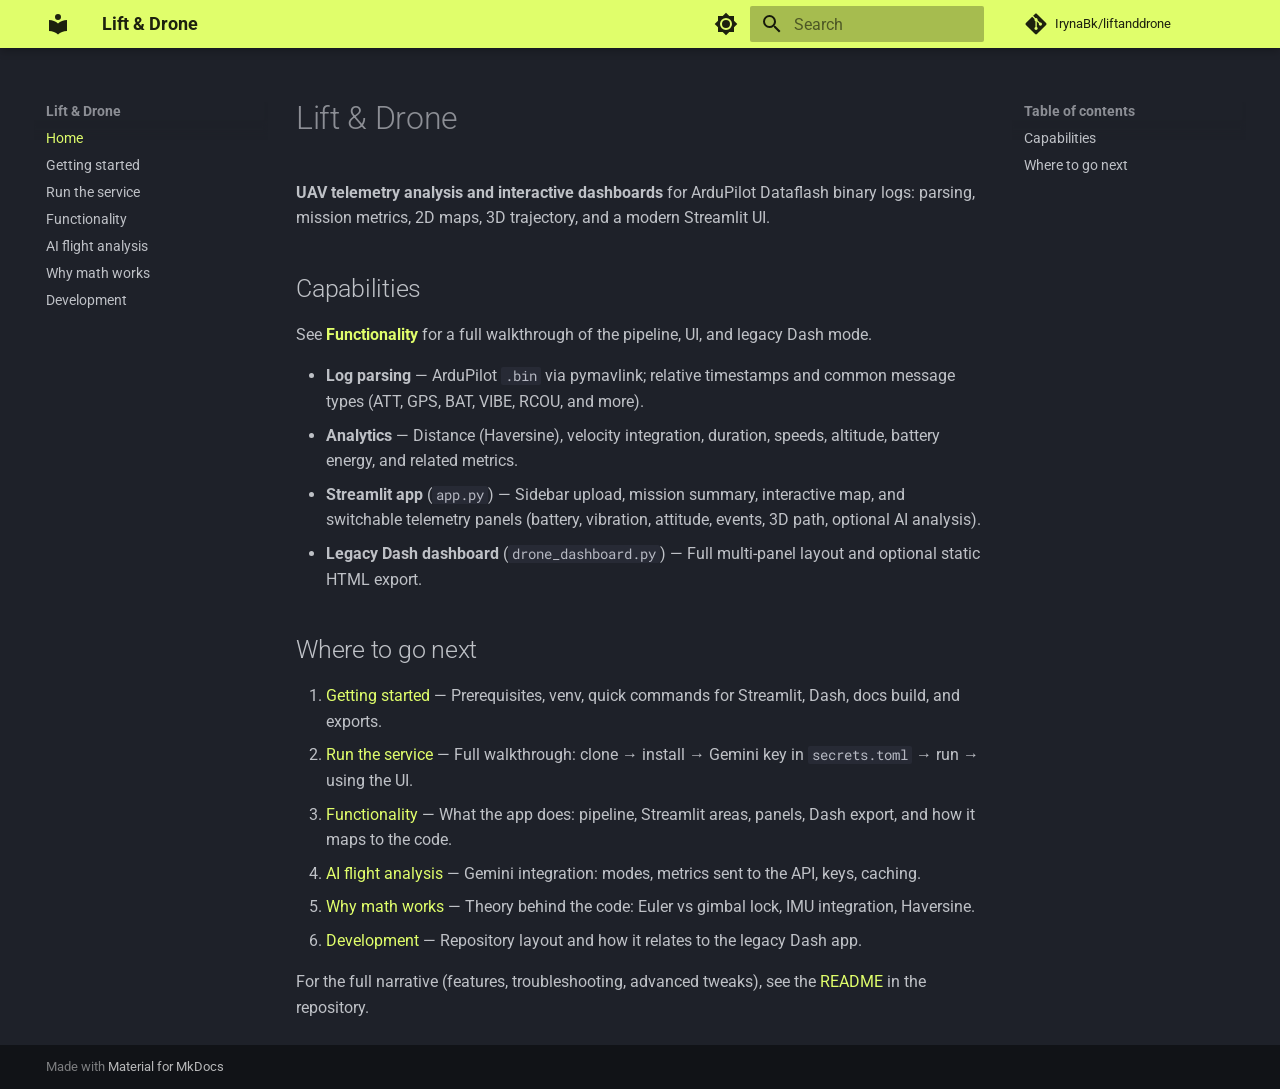
<file: index.html>
<!doctype html>
<html lang="en" class="no-js">
  <head>
    
      <meta charset="utf-8">
      <meta name="viewport" content="width=device-width,initial-scale=1">
      
        <meta name="description" content="UAV telemetry analysis and interactive dashboards for ArduPilot Dataflash logs">
      
      
        <meta name="author" content="Lift & Drone contributors">
      
      
      
      
        <link rel="next" href="getting-started/">
      
      
        
      
      
      <link rel="icon" href="assets/images/favicon.png">
      <meta name="generator" content="mkdocs-1.6.1, mkdocs-material-9.7.6">
    
    
      
        <title>Lift & Drone</title>
      
    
    
      <link rel="stylesheet" href="assets/stylesheets/main.484c7ddc.min.css">
      
        
        <link rel="stylesheet" href="assets/stylesheets/palette.ab4e12ef.min.css">
      
      


    
    
      
    
    
      
        
        
        <link rel="preconnect" href="https://fonts.gstatic.com" crossorigin>
        <link rel="stylesheet" href="https://fonts.googleapis.com/css?family=Roboto:300,300i,400,400i,700,700i%7CRoboto+Mono:400,400i,700,700i&display=fallback">
        <style>:root{--md-text-font:"Roboto";--md-code-font:"Roboto Mono"}</style>
      
    
    
      <link rel="stylesheet" href="stylesheets/extra.css">
    
    <script>__md_scope=new URL(".",location),__md_hash=e=>[...e].reduce(((e,_)=>(e<<5)-e+_.charCodeAt(0)),0),__md_get=(e,_=localStorage,t=__md_scope)=>JSON.parse(_.getItem(t.pathname+"."+e)),__md_set=(e,_,t=localStorage,a=__md_scope)=>{try{t.setItem(a.pathname+"."+e,JSON.stringify(_))}catch(e){}}</script>
    
      

    
    
  </head>
  
  
    
    
      
    
    
    
    
    <body dir="ltr" data-md-color-scheme="slate" data-md-color-primary="custom" data-md-color-accent="custom">
  
    
    <input class="md-toggle" data-md-toggle="drawer" type="checkbox" id="__drawer" autocomplete="off">
    <input class="md-toggle" data-md-toggle="search" type="checkbox" id="__search" autocomplete="off">
    <label class="md-overlay" for="__drawer"></label>
    <div data-md-component="skip">
      
        
        <a href="#lift-drone" class="md-skip">
          Skip to content
        </a>
      
    </div>
    <div data-md-component="announce">
      
    </div>
    
    
      

  

<header class="md-header md-header--shadow" data-md-component="header">
  <nav class="md-header__inner md-grid" aria-label="Header">
    <a href="." title="Lift &amp; Drone" class="md-header__button md-logo" aria-label="Lift & Drone" data-md-component="logo">
      
  
  <svg xmlns="http://www.w3.org/2000/svg" viewBox="0 0 24 24"><path d="M12 8a3 3 0 0 0 3-3 3 3 0 0 0-3-3 3 3 0 0 0-3 3 3 3 0 0 0 3 3m0 3.54C9.64 9.35 6.5 8 3 8v11c3.5 0 6.64 1.35 9 3.54 2.36-2.19 5.5-3.54 9-3.54V8c-3.5 0-6.64 1.35-9 3.54"/></svg>

    </a>
    <label class="md-header__button md-icon" for="__drawer">
      
      <svg xmlns="http://www.w3.org/2000/svg" viewBox="0 0 24 24"><path d="M3 6h18v2H3zm0 5h18v2H3zm0 5h18v2H3z"/></svg>
    </label>
    <div class="md-header__title" data-md-component="header-title">
      <div class="md-header__ellipsis">
        <div class="md-header__topic">
          <span class="md-ellipsis">
            Lift & Drone
          </span>
        </div>
        <div class="md-header__topic" data-md-component="header-topic">
          <span class="md-ellipsis">
            
              Home
            
          </span>
        </div>
      </div>
    </div>
    
      
        <form class="md-header__option" data-md-component="palette">
  
    
    
    
    <input class="md-option" data-md-color-media="" data-md-color-scheme="slate" data-md-color-primary="custom" data-md-color-accent="custom"  aria-label="Switch to light mode"  type="radio" name="__palette" id="__palette_0">
    
      <label class="md-header__button md-icon" title="Switch to light mode" for="__palette_1" hidden>
        <svg xmlns="http://www.w3.org/2000/svg" viewBox="0 0 24 24"><path d="M12 8a4 4 0 0 0-4 4 4 4 0 0 0 4 4 4 4 0 0 0 4-4 4 4 0 0 0-4-4m0 10a6 6 0 0 1-6-6 6 6 0 0 1 6-6 6 6 0 0 1 6 6 6 6 0 0 1-6 6m8-9.31V4h-4.69L12 .69 8.69 4H4v4.69L.69 12 4 15.31V20h4.69L12 23.31 15.31 20H20v-4.69L23.31 12z"/></svg>
      </label>
    
  
    
    
    
    <input class="md-option" data-md-color-media="" data-md-color-scheme="default" data-md-color-primary="custom" data-md-color-accent="custom"  aria-label="Switch to dark mode"  type="radio" name="__palette" id="__palette_1">
    
      <label class="md-header__button md-icon" title="Switch to dark mode" for="__palette_0" hidden>
        <svg xmlns="http://www.w3.org/2000/svg" viewBox="0 0 24 24"><path d="M12 18c-.89 0-1.74-.2-2.5-.55C11.56 16.5 13 14.42 13 12s-1.44-4.5-3.5-5.45C10.26 6.2 11.11 6 12 6a6 6 0 0 1 6 6 6 6 0 0 1-6 6m8-9.31V4h-4.69L12 .69 8.69 4H4v4.69L.69 12 4 15.31V20h4.69L12 23.31 15.31 20H20v-4.69L23.31 12z"/></svg>
      </label>
    
  
</form>
      
    
    
      <script>var palette=__md_get("__palette");if(palette&&palette.color){if("(prefers-color-scheme)"===palette.color.media){var media=matchMedia("(prefers-color-scheme: light)"),input=document.querySelector(media.matches?"[data-md-color-media='(prefers-color-scheme: light)']":"[data-md-color-media='(prefers-color-scheme: dark)']");palette.color.media=input.getAttribute("data-md-color-media"),palette.color.scheme=input.getAttribute("data-md-color-scheme"),palette.color.primary=input.getAttribute("data-md-color-primary"),palette.color.accent=input.getAttribute("data-md-color-accent")}for(var[key,value]of Object.entries(palette.color))document.body.setAttribute("data-md-color-"+key,value)}</script>
    
    
    
      
      
        <label class="md-header__button md-icon" for="__search">
          
          <svg xmlns="http://www.w3.org/2000/svg" viewBox="0 0 24 24"><path d="M9.5 3A6.5 6.5 0 0 1 16 9.5c0 1.61-.59 3.09-1.56 4.23l.27.27h.79l5 5-1.5 1.5-5-5v-.79l-.27-.27A6.52 6.52 0 0 1 9.5 16 6.5 6.5 0 0 1 3 9.5 6.5 6.5 0 0 1 9.5 3m0 2C7 5 5 7 5 9.5S7 14 9.5 14 14 12 14 9.5 12 5 9.5 5"/></svg>
        </label>
        <div class="md-search" data-md-component="search" role="dialog">
  <label class="md-search__overlay" for="__search"></label>
  <div class="md-search__inner" role="search">
    <form class="md-search__form" name="search">
      <input type="text" class="md-search__input" name="query" aria-label="Search" placeholder="Search" autocapitalize="off" autocorrect="off" autocomplete="off" spellcheck="false" data-md-component="search-query" required>
      <label class="md-search__icon md-icon" for="__search">
        
        <svg xmlns="http://www.w3.org/2000/svg" viewBox="0 0 24 24"><path d="M9.5 3A6.5 6.5 0 0 1 16 9.5c0 1.61-.59 3.09-1.56 4.23l.27.27h.79l5 5-1.5 1.5-5-5v-.79l-.27-.27A6.52 6.52 0 0 1 9.5 16 6.5 6.5 0 0 1 3 9.5 6.5 6.5 0 0 1 9.5 3m0 2C7 5 5 7 5 9.5S7 14 9.5 14 14 12 14 9.5 12 5 9.5 5"/></svg>
        
        <svg xmlns="http://www.w3.org/2000/svg" viewBox="0 0 24 24"><path d="M20 11v2H8l5.5 5.5-1.42 1.42L4.16 12l7.92-7.92L13.5 5.5 8 11z"/></svg>
      </label>
      <nav class="md-search__options" aria-label="Search">
        
        <button type="reset" class="md-search__icon md-icon" title="Clear" aria-label="Clear" tabindex="-1">
          
          <svg xmlns="http://www.w3.org/2000/svg" viewBox="0 0 24 24"><path d="M19 6.41 17.59 5 12 10.59 6.41 5 5 6.41 10.59 12 5 17.59 6.41 19 12 13.41 17.59 19 19 17.59 13.41 12z"/></svg>
        </button>
      </nav>
      
        <div class="md-search__suggest" data-md-component="search-suggest"></div>
      
    </form>
    <div class="md-search__output">
      <div class="md-search__scrollwrap" tabindex="0" data-md-scrollfix>
        <div class="md-search-result" data-md-component="search-result">
          <div class="md-search-result__meta">
            Initializing search
          </div>
          <ol class="md-search-result__list" role="presentation"></ol>
        </div>
      </div>
    </div>
  </div>
</div>
      
    
    
      <div class="md-header__source">
        <a href="https://github.com/IrynaBk/liftanddrone" title="Go to repository" class="md-source" data-md-component="source">
  <div class="md-source__icon md-icon">
    
    <svg xmlns="http://www.w3.org/2000/svg" viewBox="0 0 448 512"><!--! Font Awesome Free 7.1.0 by @fontawesome - https://fontawesome.com License - https://fontawesome.com/license/free (Icons: CC BY 4.0, Fonts: SIL OFL 1.1, Code: MIT License) Copyright 2025 Fonticons, Inc.--><path d="M439.6 236.1 244 40.5c-5.4-5.5-12.8-8.5-20.4-8.5s-15 3-20.4 8.4L162.5 81l51.5 51.5c27.1-9.1 52.7 16.8 43.4 43.7l49.7 49.7c34.2-11.8 61.2 31 35.5 56.7-26.5 26.5-70.2-2.9-56-37.3L240.3 199v121.9c25.3 12.5 22.3 41.8 9.1 55-6.4 6.4-15.2 10.1-24.3 10.1s-17.8-3.6-24.3-10.1c-17.6-17.6-11.1-46.9 11.2-56v-123c-20.8-8.5-24.6-30.7-18.6-45L142.6 101 8.5 235.1C3 240.6 0 247.9 0 255.5s3 15 8.5 20.4l195.6 195.7c5.4 5.4 12.7 8.4 20.4 8.4s15-3 20.4-8.4l194.7-194.7c5.4-5.4 8.4-12.8 8.4-20.4s-3-15-8.4-20.4"/></svg>
  </div>
  <div class="md-source__repository">
    IrynaBk/liftanddrone
  </div>
</a>
      </div>
    
  </nav>
  
</header>
    
    <div class="md-container" data-md-component="container">
      
      
        
          
        
      
      <main class="md-main" data-md-component="main">
        <div class="md-main__inner md-grid">
          
            
              
              <div class="md-sidebar md-sidebar--primary" data-md-component="sidebar" data-md-type="navigation" >
                <div class="md-sidebar__scrollwrap">
                  <div class="md-sidebar__inner">
                    



<nav class="md-nav md-nav--primary" aria-label="Navigation" data-md-level="0">
  <label class="md-nav__title" for="__drawer">
    <a href="." title="Lift &amp; Drone" class="md-nav__button md-logo" aria-label="Lift & Drone" data-md-component="logo">
      
  
  <svg xmlns="http://www.w3.org/2000/svg" viewBox="0 0 24 24"><path d="M12 8a3 3 0 0 0 3-3 3 3 0 0 0-3-3 3 3 0 0 0-3 3 3 3 0 0 0 3 3m0 3.54C9.64 9.35 6.5 8 3 8v11c3.5 0 6.64 1.35 9 3.54 2.36-2.19 5.5-3.54 9-3.54V8c-3.5 0-6.64 1.35-9 3.54"/></svg>

    </a>
    Lift & Drone
  </label>
  
    <div class="md-nav__source">
      <a href="https://github.com/IrynaBk/liftanddrone" title="Go to repository" class="md-source" data-md-component="source">
  <div class="md-source__icon md-icon">
    
    <svg xmlns="http://www.w3.org/2000/svg" viewBox="0 0 448 512"><!--! Font Awesome Free 7.1.0 by @fontawesome - https://fontawesome.com License - https://fontawesome.com/license/free (Icons: CC BY 4.0, Fonts: SIL OFL 1.1, Code: MIT License) Copyright 2025 Fonticons, Inc.--><path d="M439.6 236.1 244 40.5c-5.4-5.5-12.8-8.5-20.4-8.5s-15 3-20.4 8.4L162.5 81l51.5 51.5c27.1-9.1 52.7 16.8 43.4 43.7l49.7 49.7c34.2-11.8 61.2 31 35.5 56.7-26.5 26.5-70.2-2.9-56-37.3L240.3 199v121.9c25.3 12.5 22.3 41.8 9.1 55-6.4 6.4-15.2 10.1-24.3 10.1s-17.8-3.6-24.3-10.1c-17.6-17.6-11.1-46.9 11.2-56v-123c-20.8-8.5-24.6-30.7-18.6-45L142.6 101 8.5 235.1C3 240.6 0 247.9 0 255.5s3 15 8.5 20.4l195.6 195.7c5.4 5.4 12.7 8.4 20.4 8.4s15-3 20.4-8.4l194.7-194.7c5.4-5.4 8.4-12.8 8.4-20.4s-3-15-8.4-20.4"/></svg>
  </div>
  <div class="md-source__repository">
    IrynaBk/liftanddrone
  </div>
</a>
    </div>
  
  <ul class="md-nav__list" data-md-scrollfix>
    
      
      
  
  
    
  
  
  
    <li class="md-nav__item md-nav__item--active">
      
      <input class="md-nav__toggle md-toggle" type="checkbox" id="__toc">
      
      
        
      
      
        <label class="md-nav__link md-nav__link--active" for="__toc">
          
  
  
  <span class="md-ellipsis">
    
  
    Home
  

    
  </span>
  
  

          <span class="md-nav__icon md-icon"></span>
        </label>
      
      <a href="." class="md-nav__link md-nav__link--active">
        
  
  
  <span class="md-ellipsis">
    
  
    Home
  

    
  </span>
  
  

      </a>
      
        

<nav class="md-nav md-nav--secondary" aria-label="Table of contents">
  
  
  
    
  
  
    <label class="md-nav__title" for="__toc">
      <span class="md-nav__icon md-icon"></span>
      Table of contents
    </label>
    <ul class="md-nav__list" data-md-component="toc" data-md-scrollfix>
      
        <li class="md-nav__item">
  <a href="#capabilities" class="md-nav__link">
    <span class="md-ellipsis">
      
        Capabilities
      
    </span>
  </a>
  
</li>
      
        <li class="md-nav__item">
  <a href="#where-to-go-next" class="md-nav__link">
    <span class="md-ellipsis">
      
        Where to go next
      
    </span>
  </a>
  
</li>
      
    </ul>
  
</nav>
      
    </li>
  

    
      
      
  
  
  
  
    <li class="md-nav__item">
      <a href="getting-started/" class="md-nav__link">
        
  
  
  <span class="md-ellipsis">
    
  
    Getting started
  

    
  </span>
  
  

      </a>
    </li>
  

    
      
      
  
  
  
  
    <li class="md-nav__item">
      <a href="run-service/" class="md-nav__link">
        
  
  
  <span class="md-ellipsis">
    
  
    Run the service
  

    
  </span>
  
  

      </a>
    </li>
  

    
      
      
  
  
  
  
    <li class="md-nav__item">
      <a href="functionality/" class="md-nav__link">
        
  
  
  <span class="md-ellipsis">
    
  
    Functionality
  

    
  </span>
  
  

      </a>
    </li>
  

    
      
      
  
  
  
  
    <li class="md-nav__item">
      <a href="ai-flight-analysis/" class="md-nav__link">
        
  
  
  <span class="md-ellipsis">
    
  
    AI flight analysis
  

    
  </span>
  
  

      </a>
    </li>
  

    
      
      
  
  
  
  
    <li class="md-nav__item">
      <a href="why-math/" class="md-nav__link">
        
  
  
  <span class="md-ellipsis">
    
  
    Why math works
  

    
  </span>
  
  

      </a>
    </li>
  

    
      
      
  
  
  
  
    <li class="md-nav__item">
      <a href="development/" class="md-nav__link">
        
  
  
  <span class="md-ellipsis">
    
  
    Development
  

    
  </span>
  
  

      </a>
    </li>
  

    
  </ul>
</nav>
                  </div>
                </div>
              </div>
            
            
              
              <div class="md-sidebar md-sidebar--secondary" data-md-component="sidebar" data-md-type="toc" >
                <div class="md-sidebar__scrollwrap">
                  <div class="md-sidebar__inner">
                    

<nav class="md-nav md-nav--secondary" aria-label="Table of contents">
  
  
  
    
  
  
    <label class="md-nav__title" for="__toc">
      <span class="md-nav__icon md-icon"></span>
      Table of contents
    </label>
    <ul class="md-nav__list" data-md-component="toc" data-md-scrollfix>
      
        <li class="md-nav__item">
  <a href="#capabilities" class="md-nav__link">
    <span class="md-ellipsis">
      
        Capabilities
      
    </span>
  </a>
  
</li>
      
        <li class="md-nav__item">
  <a href="#where-to-go-next" class="md-nav__link">
    <span class="md-ellipsis">
      
        Where to go next
      
    </span>
  </a>
  
</li>
      
    </ul>
  
</nav>
                  </div>
                </div>
              </div>
            
          
          
            <div class="md-content" data-md-component="content">
              
              <article class="md-content__inner md-typeset">
                
                  


  
  


<h1 id="lift-drone">Lift &amp; Drone<a class="headerlink" href="#lift-drone" title="Permanent link">&para;</a></h1>
<p><strong>UAV telemetry analysis and interactive dashboards</strong> for ArduPilot Dataflash binary logs: parsing, mission metrics, 2D maps, 3D trajectory, and a modern Streamlit UI.</p>
<h2 id="capabilities">Capabilities<a class="headerlink" href="#capabilities" title="Permanent link">&para;</a></h2>
<p>See <strong><a href="functionality/">Functionality</a></strong> for a full walkthrough of the pipeline, UI, and legacy Dash mode.</p>
<ul>
<li><strong>Log parsing</strong> — ArduPilot <code>.bin</code> via pymavlink; relative timestamps and common message types (ATT, GPS, BAT, VIBE, RCOU, and more).</li>
<li><strong>Analytics</strong> — Distance (Haversine), velocity integration, duration, speeds, altitude, battery energy, and related metrics.</li>
<li><strong>Streamlit app</strong> (<code>app.py</code>) — Sidebar upload, mission summary, interactive map, and switchable telemetry panels (battery, vibration, attitude, events, 3D path, optional AI analysis).</li>
<li><strong>Legacy Dash dashboard</strong> (<code>drone_dashboard.py</code>) — Full multi-panel layout and optional static HTML export.</li>
</ul>
<h2 id="where-to-go-next">Where to go next<a class="headerlink" href="#where-to-go-next" title="Permanent link">&para;</a></h2>
<ol>
<li><a href="getting-started/">Getting started</a> — Prerequisites, venv, quick commands for Streamlit, Dash, docs build, and exports.</li>
<li><a href="run-service/">Run the service</a> — Full walkthrough: clone → install → Gemini key in <code>secrets.toml</code> → run → using the UI.</li>
<li><a href="functionality/">Functionality</a> — What the app does: pipeline, Streamlit areas, panels, Dash export, and how it maps to the code.</li>
<li><a href="ai-flight-analysis/">AI flight analysis</a> — Gemini integration: modes, metrics sent to the API, keys, caching.</li>
<li><a href="why-math/">Why math works</a> — Theory behind the code: Euler vs gimbal lock, IMU integration, Haversine.</li>
<li><a href="development/">Development</a> — Repository layout and how it relates to the legacy Dash app.</li>
</ol>
<p>For the full narrative (features, troubleshooting, advanced tweaks), see the <a href="https://github.com/IrynaBk/liftanddrone/blob/main/README.md">README</a> in the repository.</p>












                
              </article>
            </div>
          
          
<script>var target=document.getElementById(location.hash.slice(1));target&&target.name&&(target.checked=target.name.startsWith("__tabbed_"))</script>
        </div>
        
      </main>
      
        <footer class="md-footer">
  
  <div class="md-footer-meta md-typeset">
    <div class="md-footer-meta__inner md-grid">
      <div class="md-copyright">
  
  
    Made with
    <a href="https://squidfunk.github.io/mkdocs-material/" target="_blank" rel="noopener">
      Material for MkDocs
    </a>
  
</div>
      
    </div>
  </div>
</footer>
      
    </div>
    <div class="md-dialog" data-md-component="dialog">
      <div class="md-dialog__inner md-typeset"></div>
    </div>
    
    
    
      
      
      <script id="__config" type="application/json">{"annotate": null, "base": ".", "features": ["navigation.sections", "navigation.expand", "search.suggest", "search.highlight", "content.code.copy"], "search": "assets/javascripts/workers/search.2c215733.min.js", "tags": null, "translations": {"clipboard.copied": "Copied to clipboard", "clipboard.copy": "Copy to clipboard", "search.result.more.one": "1 more on this page", "search.result.more.other": "# more on this page", "search.result.none": "No matching documents", "search.result.one": "1 matching document", "search.result.other": "# matching documents", "search.result.placeholder": "Type to start searching", "search.result.term.missing": "Missing", "select.version": "Select version"}, "version": null}</script>
    
    
      <script src="assets/javascripts/bundle.79ae519e.min.js"></script>
      
    
  </body>
</html>
</file>
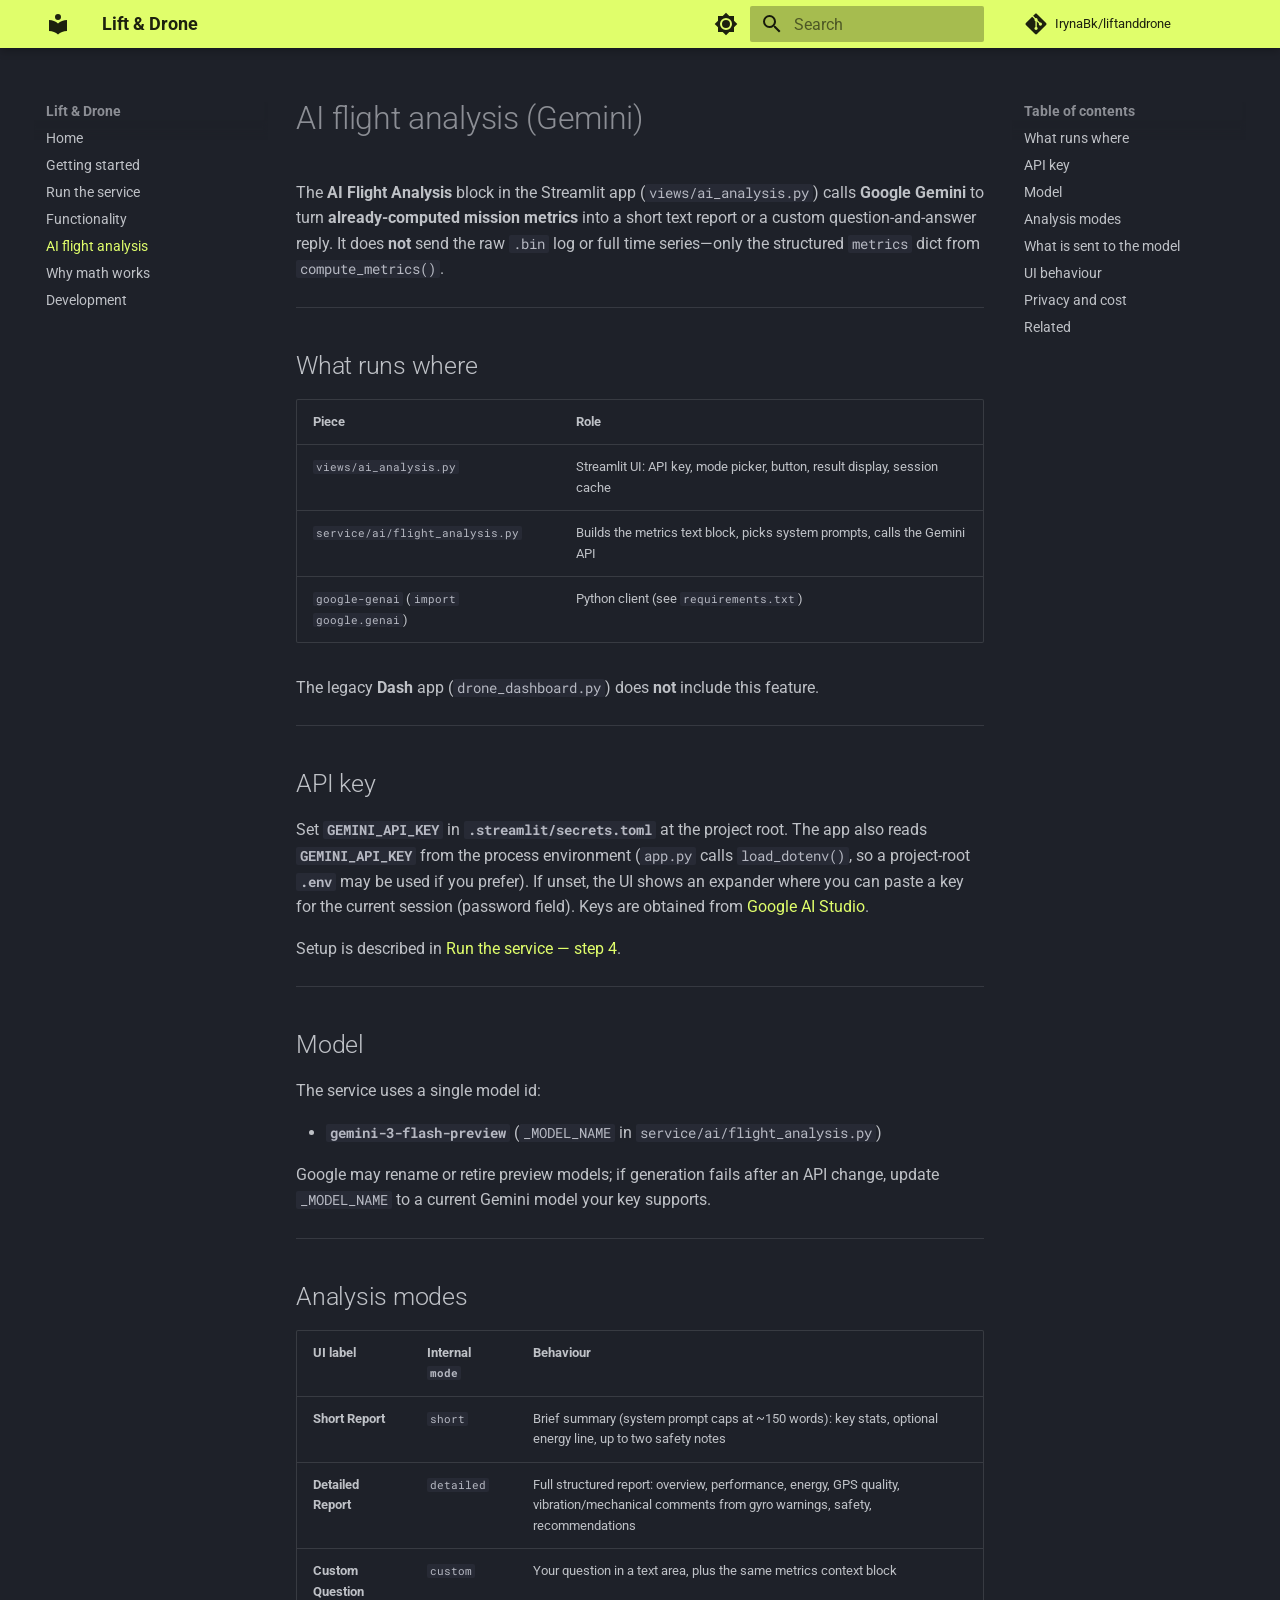
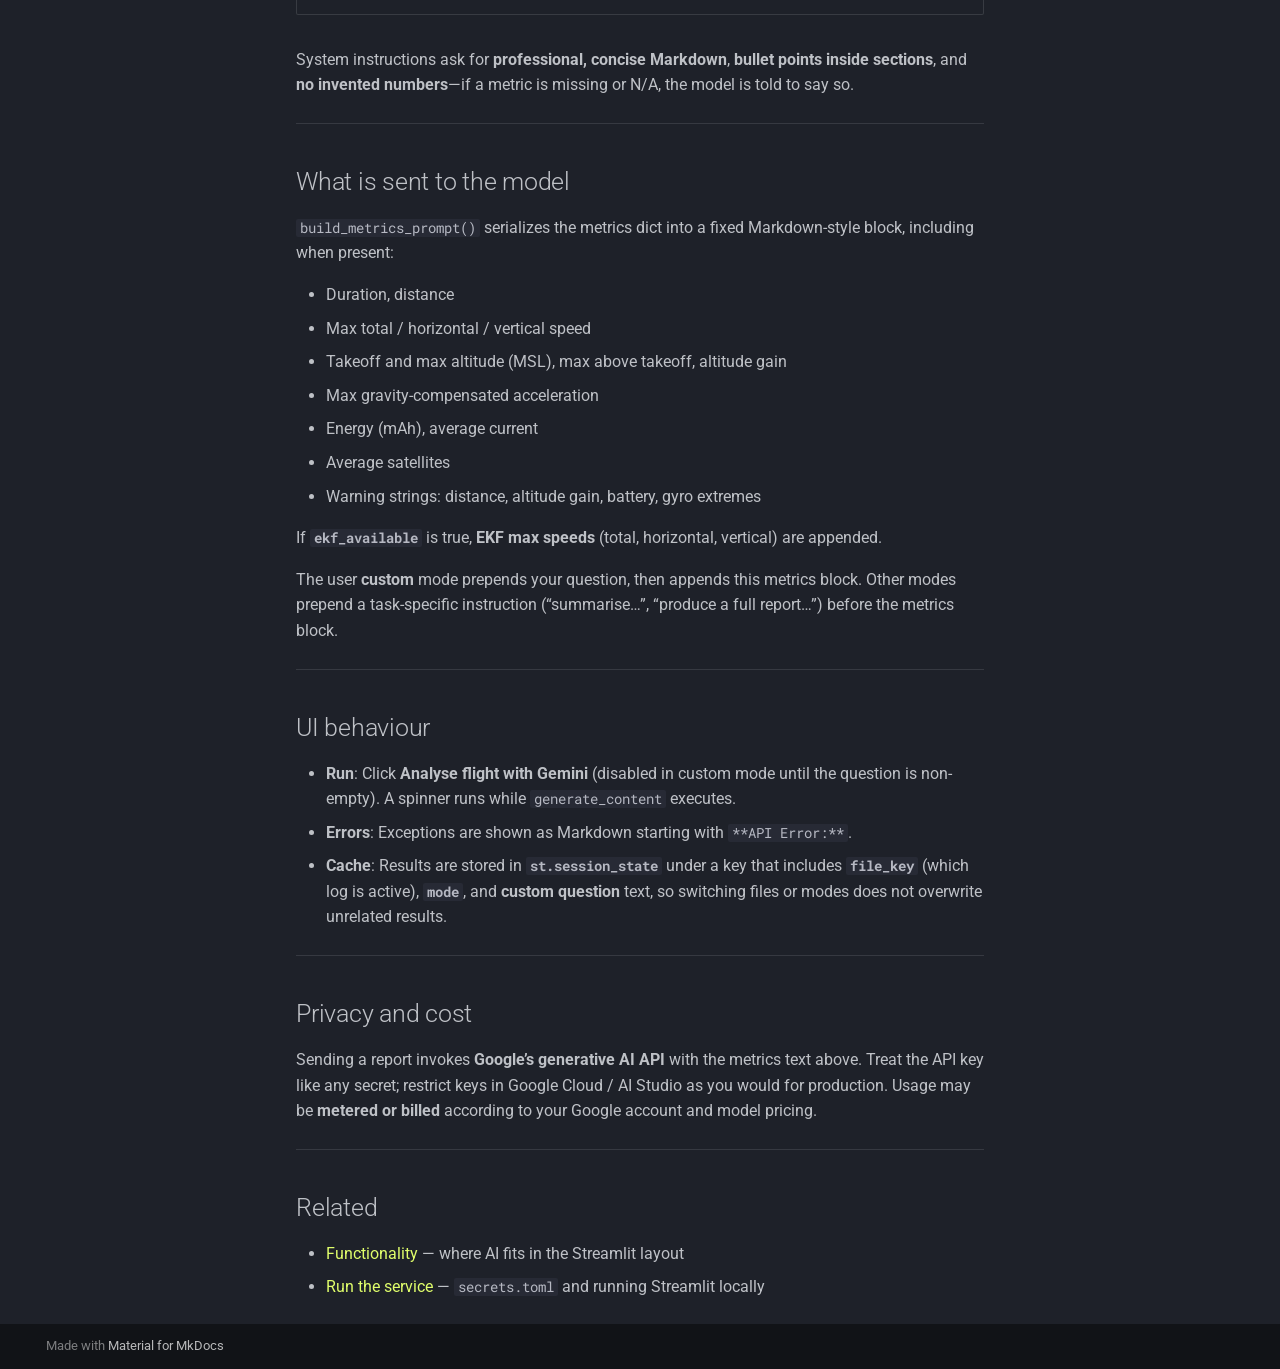
<file: ai-flight-analysis/index.html>
<!doctype html>
<html lang="en" class="no-js">
  <head>
    
      <meta charset="utf-8">
      <meta name="viewport" content="width=device-width,initial-scale=1">
      
        <meta name="description" content="UAV telemetry analysis and interactive dashboards for ArduPilot Dataflash logs">
      
      
        <meta name="author" content="Lift & Drone contributors">
      
      
      
        <link rel="prev" href="../functionality/">
      
      
        <link rel="next" href="../why-math/">
      
      
        
      
      
      <link rel="icon" href="../assets/images/favicon.png">
      <meta name="generator" content="mkdocs-1.6.1, mkdocs-material-9.7.6">
    
    
      
        <title>AI flight analysis - Lift & Drone</title>
      
    
    
      <link rel="stylesheet" href="../assets/stylesheets/main.484c7ddc.min.css">
      
        
        <link rel="stylesheet" href="../assets/stylesheets/palette.ab4e12ef.min.css">
      
      


    
    
      
    
    
      
        
        
        <link rel="preconnect" href="https://fonts.gstatic.com" crossorigin>
        <link rel="stylesheet" href="https://fonts.googleapis.com/css?family=Roboto:300,300i,400,400i,700,700i%7CRoboto+Mono:400,400i,700,700i&display=fallback">
        <style>:root{--md-text-font:"Roboto";--md-code-font:"Roboto Mono"}</style>
      
    
    
      <link rel="stylesheet" href="../stylesheets/extra.css">
    
    <script>__md_scope=new URL("..",location),__md_hash=e=>[...e].reduce(((e,_)=>(e<<5)-e+_.charCodeAt(0)),0),__md_get=(e,_=localStorage,t=__md_scope)=>JSON.parse(_.getItem(t.pathname+"."+e)),__md_set=(e,_,t=localStorage,a=__md_scope)=>{try{t.setItem(a.pathname+"."+e,JSON.stringify(_))}catch(e){}}</script>
    
      

    
    
  </head>
  
  
    
    
      
    
    
    
    
    <body dir="ltr" data-md-color-scheme="slate" data-md-color-primary="custom" data-md-color-accent="custom">
  
    
    <input class="md-toggle" data-md-toggle="drawer" type="checkbox" id="__drawer" autocomplete="off">
    <input class="md-toggle" data-md-toggle="search" type="checkbox" id="__search" autocomplete="off">
    <label class="md-overlay" for="__drawer"></label>
    <div data-md-component="skip">
      
        
        <a href="#ai-flight-analysis-gemini" class="md-skip">
          Skip to content
        </a>
      
    </div>
    <div data-md-component="announce">
      
    </div>
    
    
      

  

<header class="md-header md-header--shadow" data-md-component="header">
  <nav class="md-header__inner md-grid" aria-label="Header">
    <a href=".." title="Lift &amp; Drone" class="md-header__button md-logo" aria-label="Lift & Drone" data-md-component="logo">
      
  
  <svg xmlns="http://www.w3.org/2000/svg" viewBox="0 0 24 24"><path d="M12 8a3 3 0 0 0 3-3 3 3 0 0 0-3-3 3 3 0 0 0-3 3 3 3 0 0 0 3 3m0 3.54C9.64 9.35 6.5 8 3 8v11c3.5 0 6.64 1.35 9 3.54 2.36-2.19 5.5-3.54 9-3.54V8c-3.5 0-6.64 1.35-9 3.54"/></svg>

    </a>
    <label class="md-header__button md-icon" for="__drawer">
      
      <svg xmlns="http://www.w3.org/2000/svg" viewBox="0 0 24 24"><path d="M3 6h18v2H3zm0 5h18v2H3zm0 5h18v2H3z"/></svg>
    </label>
    <div class="md-header__title" data-md-component="header-title">
      <div class="md-header__ellipsis">
        <div class="md-header__topic">
          <span class="md-ellipsis">
            Lift & Drone
          </span>
        </div>
        <div class="md-header__topic" data-md-component="header-topic">
          <span class="md-ellipsis">
            
              AI flight analysis
            
          </span>
        </div>
      </div>
    </div>
    
      
        <form class="md-header__option" data-md-component="palette">
  
    
    
    
    <input class="md-option" data-md-color-media="" data-md-color-scheme="slate" data-md-color-primary="custom" data-md-color-accent="custom"  aria-label="Switch to light mode"  type="radio" name="__palette" id="__palette_0">
    
      <label class="md-header__button md-icon" title="Switch to light mode" for="__palette_1" hidden>
        <svg xmlns="http://www.w3.org/2000/svg" viewBox="0 0 24 24"><path d="M12 8a4 4 0 0 0-4 4 4 4 0 0 0 4 4 4 4 0 0 0 4-4 4 4 0 0 0-4-4m0 10a6 6 0 0 1-6-6 6 6 0 0 1 6-6 6 6 0 0 1 6 6 6 6 0 0 1-6 6m8-9.31V4h-4.69L12 .69 8.69 4H4v4.69L.69 12 4 15.31V20h4.69L12 23.31 15.31 20H20v-4.69L23.31 12z"/></svg>
      </label>
    
  
    
    
    
    <input class="md-option" data-md-color-media="" data-md-color-scheme="default" data-md-color-primary="custom" data-md-color-accent="custom"  aria-label="Switch to dark mode"  type="radio" name="__palette" id="__palette_1">
    
      <label class="md-header__button md-icon" title="Switch to dark mode" for="__palette_0" hidden>
        <svg xmlns="http://www.w3.org/2000/svg" viewBox="0 0 24 24"><path d="M12 18c-.89 0-1.74-.2-2.5-.55C11.56 16.5 13 14.42 13 12s-1.44-4.5-3.5-5.45C10.26 6.2 11.11 6 12 6a6 6 0 0 1 6 6 6 6 0 0 1-6 6m8-9.31V4h-4.69L12 .69 8.69 4H4v4.69L.69 12 4 15.31V20h4.69L12 23.31 15.31 20H20v-4.69L23.31 12z"/></svg>
      </label>
    
  
</form>
      
    
    
      <script>var palette=__md_get("__palette");if(palette&&palette.color){if("(prefers-color-scheme)"===palette.color.media){var media=matchMedia("(prefers-color-scheme: light)"),input=document.querySelector(media.matches?"[data-md-color-media='(prefers-color-scheme: light)']":"[data-md-color-media='(prefers-color-scheme: dark)']");palette.color.media=input.getAttribute("data-md-color-media"),palette.color.scheme=input.getAttribute("data-md-color-scheme"),palette.color.primary=input.getAttribute("data-md-color-primary"),palette.color.accent=input.getAttribute("data-md-color-accent")}for(var[key,value]of Object.entries(palette.color))document.body.setAttribute("data-md-color-"+key,value)}</script>
    
    
    
      
      
        <label class="md-header__button md-icon" for="__search">
          
          <svg xmlns="http://www.w3.org/2000/svg" viewBox="0 0 24 24"><path d="M9.5 3A6.5 6.5 0 0 1 16 9.5c0 1.61-.59 3.09-1.56 4.23l.27.27h.79l5 5-1.5 1.5-5-5v-.79l-.27-.27A6.52 6.52 0 0 1 9.5 16 6.5 6.5 0 0 1 3 9.5 6.5 6.5 0 0 1 9.5 3m0 2C7 5 5 7 5 9.5S7 14 9.5 14 14 12 14 9.5 12 5 9.5 5"/></svg>
        </label>
        <div class="md-search" data-md-component="search" role="dialog">
  <label class="md-search__overlay" for="__search"></label>
  <div class="md-search__inner" role="search">
    <form class="md-search__form" name="search">
      <input type="text" class="md-search__input" name="query" aria-label="Search" placeholder="Search" autocapitalize="off" autocorrect="off" autocomplete="off" spellcheck="false" data-md-component="search-query" required>
      <label class="md-search__icon md-icon" for="__search">
        
        <svg xmlns="http://www.w3.org/2000/svg" viewBox="0 0 24 24"><path d="M9.5 3A6.5 6.5 0 0 1 16 9.5c0 1.61-.59 3.09-1.56 4.23l.27.27h.79l5 5-1.5 1.5-5-5v-.79l-.27-.27A6.52 6.52 0 0 1 9.5 16 6.5 6.5 0 0 1 3 9.5 6.5 6.5 0 0 1 9.5 3m0 2C7 5 5 7 5 9.5S7 14 9.5 14 14 12 14 9.5 12 5 9.5 5"/></svg>
        
        <svg xmlns="http://www.w3.org/2000/svg" viewBox="0 0 24 24"><path d="M20 11v2H8l5.5 5.5-1.42 1.42L4.16 12l7.92-7.92L13.5 5.5 8 11z"/></svg>
      </label>
      <nav class="md-search__options" aria-label="Search">
        
        <button type="reset" class="md-search__icon md-icon" title="Clear" aria-label="Clear" tabindex="-1">
          
          <svg xmlns="http://www.w3.org/2000/svg" viewBox="0 0 24 24"><path d="M19 6.41 17.59 5 12 10.59 6.41 5 5 6.41 10.59 12 5 17.59 6.41 19 12 13.41 17.59 19 19 17.59 13.41 12z"/></svg>
        </button>
      </nav>
      
        <div class="md-search__suggest" data-md-component="search-suggest"></div>
      
    </form>
    <div class="md-search__output">
      <div class="md-search__scrollwrap" tabindex="0" data-md-scrollfix>
        <div class="md-search-result" data-md-component="search-result">
          <div class="md-search-result__meta">
            Initializing search
          </div>
          <ol class="md-search-result__list" role="presentation"></ol>
        </div>
      </div>
    </div>
  </div>
</div>
      
    
    
      <div class="md-header__source">
        <a href="https://github.com/IrynaBk/liftanddrone" title="Go to repository" class="md-source" data-md-component="source">
  <div class="md-source__icon md-icon">
    
    <svg xmlns="http://www.w3.org/2000/svg" viewBox="0 0 448 512"><!--! Font Awesome Free 7.1.0 by @fontawesome - https://fontawesome.com License - https://fontawesome.com/license/free (Icons: CC BY 4.0, Fonts: SIL OFL 1.1, Code: MIT License) Copyright 2025 Fonticons, Inc.--><path d="M439.6 236.1 244 40.5c-5.4-5.5-12.8-8.5-20.4-8.5s-15 3-20.4 8.4L162.5 81l51.5 51.5c27.1-9.1 52.7 16.8 43.4 43.7l49.7 49.7c34.2-11.8 61.2 31 35.5 56.7-26.5 26.5-70.2-2.9-56-37.3L240.3 199v121.9c25.3 12.5 22.3 41.8 9.1 55-6.4 6.4-15.2 10.1-24.3 10.1s-17.8-3.6-24.3-10.1c-17.6-17.6-11.1-46.9 11.2-56v-123c-20.8-8.5-24.6-30.7-18.6-45L142.6 101 8.5 235.1C3 240.6 0 247.9 0 255.5s3 15 8.5 20.4l195.6 195.7c5.4 5.4 12.7 8.4 20.4 8.4s15-3 20.4-8.4l194.7-194.7c5.4-5.4 8.4-12.8 8.4-20.4s-3-15-8.4-20.4"/></svg>
  </div>
  <div class="md-source__repository">
    IrynaBk/liftanddrone
  </div>
</a>
      </div>
    
  </nav>
  
</header>
    
    <div class="md-container" data-md-component="container">
      
      
        
          
        
      
      <main class="md-main" data-md-component="main">
        <div class="md-main__inner md-grid">
          
            
              
              <div class="md-sidebar md-sidebar--primary" data-md-component="sidebar" data-md-type="navigation" >
                <div class="md-sidebar__scrollwrap">
                  <div class="md-sidebar__inner">
                    



<nav class="md-nav md-nav--primary" aria-label="Navigation" data-md-level="0">
  <label class="md-nav__title" for="__drawer">
    <a href=".." title="Lift &amp; Drone" class="md-nav__button md-logo" aria-label="Lift & Drone" data-md-component="logo">
      
  
  <svg xmlns="http://www.w3.org/2000/svg" viewBox="0 0 24 24"><path d="M12 8a3 3 0 0 0 3-3 3 3 0 0 0-3-3 3 3 0 0 0-3 3 3 3 0 0 0 3 3m0 3.54C9.64 9.35 6.5 8 3 8v11c3.5 0 6.64 1.35 9 3.54 2.36-2.19 5.5-3.54 9-3.54V8c-3.5 0-6.64 1.35-9 3.54"/></svg>

    </a>
    Lift & Drone
  </label>
  
    <div class="md-nav__source">
      <a href="https://github.com/IrynaBk/liftanddrone" title="Go to repository" class="md-source" data-md-component="source">
  <div class="md-source__icon md-icon">
    
    <svg xmlns="http://www.w3.org/2000/svg" viewBox="0 0 448 512"><!--! Font Awesome Free 7.1.0 by @fontawesome - https://fontawesome.com License - https://fontawesome.com/license/free (Icons: CC BY 4.0, Fonts: SIL OFL 1.1, Code: MIT License) Copyright 2025 Fonticons, Inc.--><path d="M439.6 236.1 244 40.5c-5.4-5.5-12.8-8.5-20.4-8.5s-15 3-20.4 8.4L162.5 81l51.5 51.5c27.1-9.1 52.7 16.8 43.4 43.7l49.7 49.7c34.2-11.8 61.2 31 35.5 56.7-26.5 26.5-70.2-2.9-56-37.3L240.3 199v121.9c25.3 12.5 22.3 41.8 9.1 55-6.4 6.4-15.2 10.1-24.3 10.1s-17.8-3.6-24.3-10.1c-17.6-17.6-11.1-46.9 11.2-56v-123c-20.8-8.5-24.6-30.7-18.6-45L142.6 101 8.5 235.1C3 240.6 0 247.9 0 255.5s3 15 8.5 20.4l195.6 195.7c5.4 5.4 12.7 8.4 20.4 8.4s15-3 20.4-8.4l194.7-194.7c5.4-5.4 8.4-12.8 8.4-20.4s-3-15-8.4-20.4"/></svg>
  </div>
  <div class="md-source__repository">
    IrynaBk/liftanddrone
  </div>
</a>
    </div>
  
  <ul class="md-nav__list" data-md-scrollfix>
    
      
      
  
  
  
  
    <li class="md-nav__item">
      <a href=".." class="md-nav__link">
        
  
  
  <span class="md-ellipsis">
    
  
    Home
  

    
  </span>
  
  

      </a>
    </li>
  

    
      
      
  
  
  
  
    <li class="md-nav__item">
      <a href="../getting-started/" class="md-nav__link">
        
  
  
  <span class="md-ellipsis">
    
  
    Getting started
  

    
  </span>
  
  

      </a>
    </li>
  

    
      
      
  
  
  
  
    <li class="md-nav__item">
      <a href="../run-service/" class="md-nav__link">
        
  
  
  <span class="md-ellipsis">
    
  
    Run the service
  

    
  </span>
  
  

      </a>
    </li>
  

    
      
      
  
  
  
  
    <li class="md-nav__item">
      <a href="../functionality/" class="md-nav__link">
        
  
  
  <span class="md-ellipsis">
    
  
    Functionality
  

    
  </span>
  
  

      </a>
    </li>
  

    
      
      
  
  
    
  
  
  
    <li class="md-nav__item md-nav__item--active">
      
      <input class="md-nav__toggle md-toggle" type="checkbox" id="__toc">
      
      
        
      
      
        <label class="md-nav__link md-nav__link--active" for="__toc">
          
  
  
  <span class="md-ellipsis">
    
  
    AI flight analysis
  

    
  </span>
  
  

          <span class="md-nav__icon md-icon"></span>
        </label>
      
      <a href="./" class="md-nav__link md-nav__link--active">
        
  
  
  <span class="md-ellipsis">
    
  
    AI flight analysis
  

    
  </span>
  
  

      </a>
      
        

<nav class="md-nav md-nav--secondary" aria-label="Table of contents">
  
  
  
    
  
  
    <label class="md-nav__title" for="__toc">
      <span class="md-nav__icon md-icon"></span>
      Table of contents
    </label>
    <ul class="md-nav__list" data-md-component="toc" data-md-scrollfix>
      
        <li class="md-nav__item">
  <a href="#what-runs-where" class="md-nav__link">
    <span class="md-ellipsis">
      
        What runs where
      
    </span>
  </a>
  
</li>
      
        <li class="md-nav__item">
  <a href="#api-key" class="md-nav__link">
    <span class="md-ellipsis">
      
        API key
      
    </span>
  </a>
  
</li>
      
        <li class="md-nav__item">
  <a href="#model" class="md-nav__link">
    <span class="md-ellipsis">
      
        Model
      
    </span>
  </a>
  
</li>
      
        <li class="md-nav__item">
  <a href="#analysis-modes" class="md-nav__link">
    <span class="md-ellipsis">
      
        Analysis modes
      
    </span>
  </a>
  
</li>
      
        <li class="md-nav__item">
  <a href="#what-is-sent-to-the-model" class="md-nav__link">
    <span class="md-ellipsis">
      
        What is sent to the model
      
    </span>
  </a>
  
</li>
      
        <li class="md-nav__item">
  <a href="#ui-behaviour" class="md-nav__link">
    <span class="md-ellipsis">
      
        UI behaviour
      
    </span>
  </a>
  
</li>
      
        <li class="md-nav__item">
  <a href="#privacy-and-cost" class="md-nav__link">
    <span class="md-ellipsis">
      
        Privacy and cost
      
    </span>
  </a>
  
</li>
      
        <li class="md-nav__item">
  <a href="#related" class="md-nav__link">
    <span class="md-ellipsis">
      
        Related
      
    </span>
  </a>
  
</li>
      
    </ul>
  
</nav>
      
    </li>
  

    
      
      
  
  
  
  
    <li class="md-nav__item">
      <a href="../why-math/" class="md-nav__link">
        
  
  
  <span class="md-ellipsis">
    
  
    Why math works
  

    
  </span>
  
  

      </a>
    </li>
  

    
      
      
  
  
  
  
    <li class="md-nav__item">
      <a href="../development/" class="md-nav__link">
        
  
  
  <span class="md-ellipsis">
    
  
    Development
  

    
  </span>
  
  

      </a>
    </li>
  

    
  </ul>
</nav>
                  </div>
                </div>
              </div>
            
            
              
              <div class="md-sidebar md-sidebar--secondary" data-md-component="sidebar" data-md-type="toc" >
                <div class="md-sidebar__scrollwrap">
                  <div class="md-sidebar__inner">
                    

<nav class="md-nav md-nav--secondary" aria-label="Table of contents">
  
  
  
    
  
  
    <label class="md-nav__title" for="__toc">
      <span class="md-nav__icon md-icon"></span>
      Table of contents
    </label>
    <ul class="md-nav__list" data-md-component="toc" data-md-scrollfix>
      
        <li class="md-nav__item">
  <a href="#what-runs-where" class="md-nav__link">
    <span class="md-ellipsis">
      
        What runs where
      
    </span>
  </a>
  
</li>
      
        <li class="md-nav__item">
  <a href="#api-key" class="md-nav__link">
    <span class="md-ellipsis">
      
        API key
      
    </span>
  </a>
  
</li>
      
        <li class="md-nav__item">
  <a href="#model" class="md-nav__link">
    <span class="md-ellipsis">
      
        Model
      
    </span>
  </a>
  
</li>
      
        <li class="md-nav__item">
  <a href="#analysis-modes" class="md-nav__link">
    <span class="md-ellipsis">
      
        Analysis modes
      
    </span>
  </a>
  
</li>
      
        <li class="md-nav__item">
  <a href="#what-is-sent-to-the-model" class="md-nav__link">
    <span class="md-ellipsis">
      
        What is sent to the model
      
    </span>
  </a>
  
</li>
      
        <li class="md-nav__item">
  <a href="#ui-behaviour" class="md-nav__link">
    <span class="md-ellipsis">
      
        UI behaviour
      
    </span>
  </a>
  
</li>
      
        <li class="md-nav__item">
  <a href="#privacy-and-cost" class="md-nav__link">
    <span class="md-ellipsis">
      
        Privacy and cost
      
    </span>
  </a>
  
</li>
      
        <li class="md-nav__item">
  <a href="#related" class="md-nav__link">
    <span class="md-ellipsis">
      
        Related
      
    </span>
  </a>
  
</li>
      
    </ul>
  
</nav>
                  </div>
                </div>
              </div>
            
          
          
            <div class="md-content" data-md-component="content">
              
              <article class="md-content__inner md-typeset">
                
                  


  
  


<h1 id="ai-flight-analysis-gemini">AI flight analysis (Gemini)<a class="headerlink" href="#ai-flight-analysis-gemini" title="Permanent link">&para;</a></h1>
<p>The <strong>AI Flight Analysis</strong> block in the Streamlit app (<code>views/ai_analysis.py</code>) calls <strong>Google Gemini</strong> to turn <strong>already-computed mission metrics</strong> into a short text report or a custom question-and-answer reply. It does <strong>not</strong> send the raw <code>.bin</code> log or full time series—only the structured <code>metrics</code> dict from <code>compute_metrics()</code>.</p>
<hr />
<h2 id="what-runs-where">What runs where<a class="headerlink" href="#what-runs-where" title="Permanent link">&para;</a></h2>
<table>
<thead>
<tr>
<th>Piece</th>
<th>Role</th>
</tr>
</thead>
<tbody>
<tr>
<td><code>views/ai_analysis.py</code></td>
<td>Streamlit UI: API key, mode picker, button, result display, session cache</td>
</tr>
<tr>
<td><code>service/ai/flight_analysis.py</code></td>
<td>Builds the metrics text block, picks system prompts, calls the Gemini API</td>
</tr>
<tr>
<td><code>google-genai</code> (<code>import google.genai</code>)</td>
<td>Python client (see <code>requirements.txt</code>)</td>
</tr>
</tbody>
</table>
<p>The legacy <strong>Dash</strong> app (<code>drone_dashboard.py</code>) does <strong>not</strong> include this feature.</p>
<hr />
<h2 id="api-key">API key<a class="headerlink" href="#api-key" title="Permanent link">&para;</a></h2>
<p>Set <strong><code>GEMINI_API_KEY</code></strong> in <strong><code>.streamlit/secrets.toml</code></strong> at the project root. The app also reads <strong><code>GEMINI_API_KEY</code></strong> from the process environment (<code>app.py</code> calls <code>load_dotenv()</code>, so a project-root <strong><code>.env</code></strong> may be used if you prefer). If unset, the UI shows an expander where you can paste a key for the current session (password field). Keys are obtained from <a href="https://aistudio.google.com/app/apikey">Google AI Studio</a>.</p>
<p>Setup is described in <a href="../run-service/#4-enable-ai-flight-analysis-gemini">Run the service — step 4</a>.</p>
<hr />
<h2 id="model">Model<a class="headerlink" href="#model" title="Permanent link">&para;</a></h2>
<p>The service uses a single model id:</p>
<ul>
<li><strong><code>gemini-3-flash-preview</code></strong> (<code>_MODEL_NAME</code> in <code>service/ai/flight_analysis.py</code>)</li>
</ul>
<p>Google may rename or retire preview models; if generation fails after an API change, update <code>_MODEL_NAME</code> to a current Gemini model your key supports.</p>
<hr />
<h2 id="analysis-modes">Analysis modes<a class="headerlink" href="#analysis-modes" title="Permanent link">&para;</a></h2>
<table>
<thead>
<tr>
<th>UI label</th>
<th>Internal <code>mode</code></th>
<th>Behaviour</th>
</tr>
</thead>
<tbody>
<tr>
<td><strong>Short Report</strong></td>
<td><code>short</code></td>
<td>Brief summary (system prompt caps at ~150 words): key stats, optional energy line, up to two safety notes</td>
</tr>
<tr>
<td><strong>Detailed Report</strong></td>
<td><code>detailed</code></td>
<td>Full structured report: overview, performance, energy, GPS quality, vibration/mechanical comments from gyro warnings, safety, recommendations</td>
</tr>
<tr>
<td><strong>Custom Question</strong></td>
<td><code>custom</code></td>
<td>Your question in a text area, plus the same metrics context block</td>
</tr>
</tbody>
</table>
<p>System instructions ask for <strong>professional, concise Markdown</strong>, <strong>bullet points inside sections</strong>, and <strong>no invented numbers</strong>—if a metric is missing or N/A, the model is told to say so.</p>
<hr />
<h2 id="what-is-sent-to-the-model">What is sent to the model<a class="headerlink" href="#what-is-sent-to-the-model" title="Permanent link">&para;</a></h2>
<p><code>build_metrics_prompt()</code> serializes the metrics dict into a fixed Markdown-style block, including when present:</p>
<ul>
<li>Duration, distance  </li>
<li>Max total / horizontal / vertical speed  </li>
<li>Takeoff and max altitude (MSL), max above takeoff, altitude gain  </li>
<li>Max gravity-compensated acceleration  </li>
<li>Energy (mAh), average current  </li>
<li>Average satellites  </li>
<li>Warning strings: distance, altitude gain, battery, gyro extremes  </li>
</ul>
<p>If <strong><code>ekf_available</code></strong> is true, <strong>EKF max speeds</strong> (total, horizontal, vertical) are appended.</p>
<p>The user <strong>custom</strong> mode prepends your question, then appends this metrics block. Other modes prepend a task-specific instruction (“summarise…”, “produce a full report…”) before the metrics block.</p>
<hr />
<h2 id="ui-behaviour">UI behaviour<a class="headerlink" href="#ui-behaviour" title="Permanent link">&para;</a></h2>
<ul>
<li><strong>Run</strong>: Click <strong>Analyse flight with Gemini</strong> (disabled in custom mode until the question is non-empty). A spinner runs while <code>generate_content</code> executes.  </li>
<li><strong>Errors</strong>: Exceptions are shown as Markdown starting with <code>**API Error:**</code>.  </li>
<li><strong>Cache</strong>: Results are stored in <strong><code>st.session_state</code></strong> under a key that includes <strong><code>file_key</code></strong> (which log is active), <strong><code>mode</code></strong>, and <strong>custom question</strong> text, so switching files or modes does not overwrite unrelated results.</li>
</ul>
<hr />
<h2 id="privacy-and-cost">Privacy and cost<a class="headerlink" href="#privacy-and-cost" title="Permanent link">&para;</a></h2>
<p>Sending a report invokes <strong>Google’s generative AI API</strong> with the metrics text above. Treat the API key like any secret; restrict keys in Google Cloud / AI Studio as you would for production. Usage may be <strong>metered or billed</strong> according to your Google account and model pricing.</p>
<hr />
<h2 id="related">Related<a class="headerlink" href="#related" title="Permanent link">&para;</a></h2>
<ul>
<li><a href="../functionality/">Functionality</a> — where AI fits in the Streamlit layout  </li>
<li><a href="../run-service/">Run the service</a> — <code>secrets.toml</code> and running Streamlit locally  </li>
</ul>












                
              </article>
            </div>
          
          
<script>var target=document.getElementById(location.hash.slice(1));target&&target.name&&(target.checked=target.name.startsWith("__tabbed_"))</script>
        </div>
        
      </main>
      
        <footer class="md-footer">
  
  <div class="md-footer-meta md-typeset">
    <div class="md-footer-meta__inner md-grid">
      <div class="md-copyright">
  
  
    Made with
    <a href="https://squidfunk.github.io/mkdocs-material/" target="_blank" rel="noopener">
      Material for MkDocs
    </a>
  
</div>
      
    </div>
  </div>
</footer>
      
    </div>
    <div class="md-dialog" data-md-component="dialog">
      <div class="md-dialog__inner md-typeset"></div>
    </div>
    
    
    
      
      
      <script id="__config" type="application/json">{"annotate": null, "base": "..", "features": ["navigation.sections", "navigation.expand", "search.suggest", "search.highlight", "content.code.copy"], "search": "../assets/javascripts/workers/search.2c215733.min.js", "tags": null, "translations": {"clipboard.copied": "Copied to clipboard", "clipboard.copy": "Copy to clipboard", "search.result.more.one": "1 more on this page", "search.result.more.other": "# more on this page", "search.result.none": "No matching documents", "search.result.one": "1 matching document", "search.result.other": "# matching documents", "search.result.placeholder": "Type to start searching", "search.result.term.missing": "Missing", "select.version": "Select version"}, "version": null}</script>
    
    
      <script src="../assets/javascripts/bundle.79ae519e.min.js"></script>
      
    
  </body>
</html>
</file>
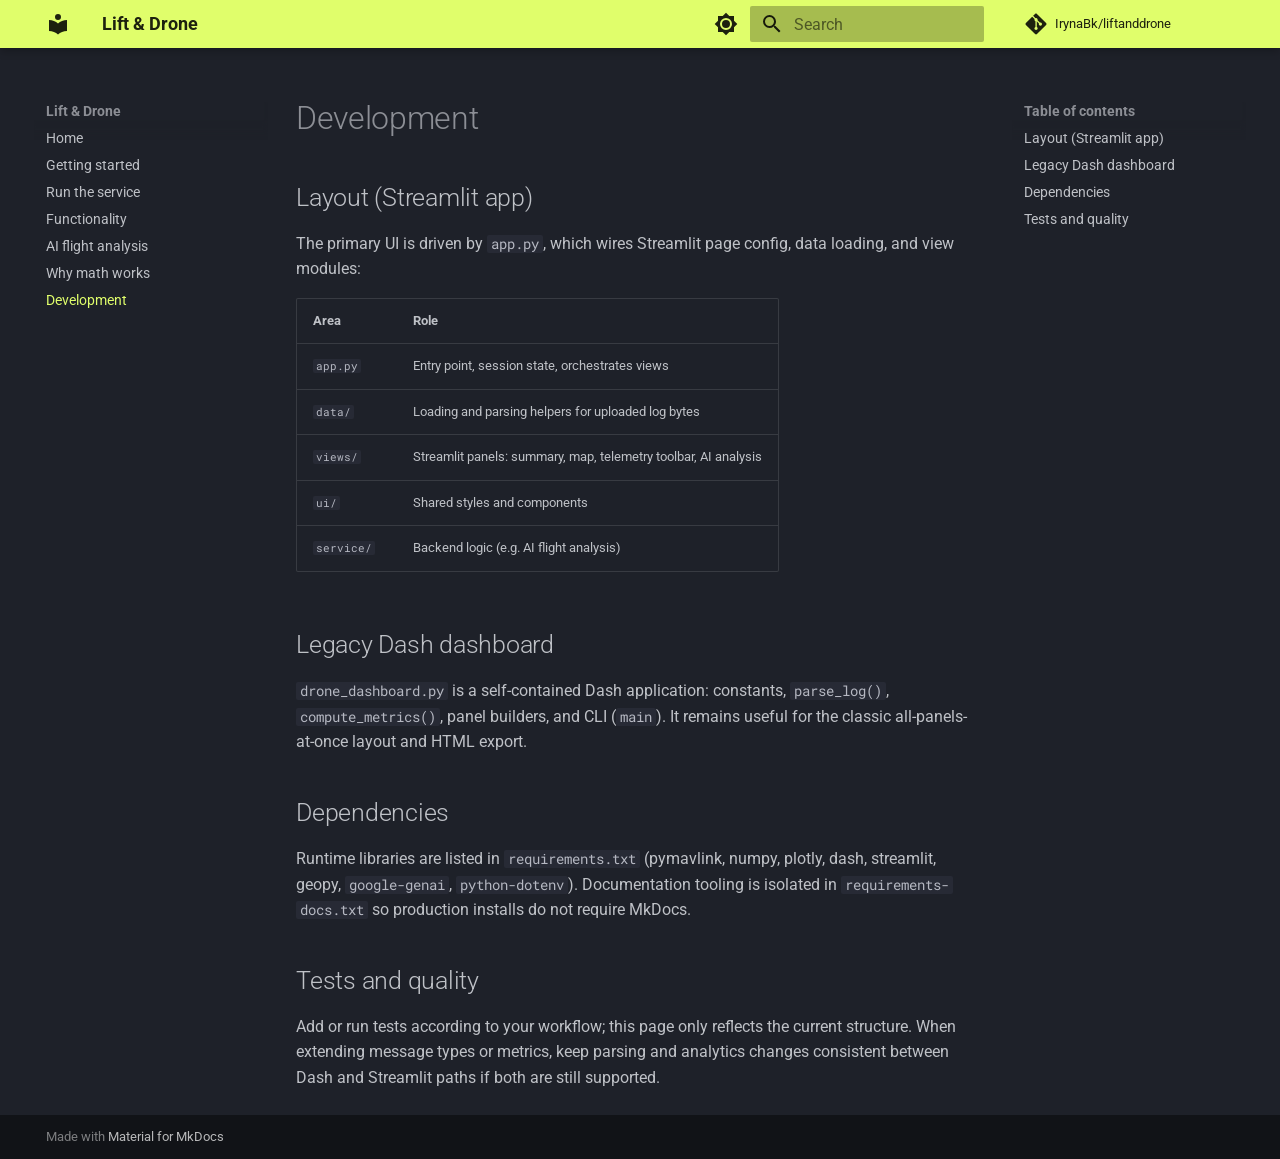
<file: development/index.html>
<!doctype html>
<html lang="en" class="no-js">
  <head>
    
      <meta charset="utf-8">
      <meta name="viewport" content="width=device-width,initial-scale=1">
      
        <meta name="description" content="UAV telemetry analysis and interactive dashboards for ArduPilot Dataflash logs">
      
      
        <meta name="author" content="Lift & Drone contributors">
      
      
      
        <link rel="prev" href="../why-math/">
      
      
      
        
      
      
      <link rel="icon" href="../assets/images/favicon.png">
      <meta name="generator" content="mkdocs-1.6.1, mkdocs-material-9.7.6">
    
    
      
        <title>Development - Lift & Drone</title>
      
    
    
      <link rel="stylesheet" href="../assets/stylesheets/main.484c7ddc.min.css">
      
        
        <link rel="stylesheet" href="../assets/stylesheets/palette.ab4e12ef.min.css">
      
      


    
    
      
    
    
      
        
        
        <link rel="preconnect" href="https://fonts.gstatic.com" crossorigin>
        <link rel="stylesheet" href="https://fonts.googleapis.com/css?family=Roboto:300,300i,400,400i,700,700i%7CRoboto+Mono:400,400i,700,700i&display=fallback">
        <style>:root{--md-text-font:"Roboto";--md-code-font:"Roboto Mono"}</style>
      
    
    
      <link rel="stylesheet" href="../stylesheets/extra.css">
    
    <script>__md_scope=new URL("..",location),__md_hash=e=>[...e].reduce(((e,_)=>(e<<5)-e+_.charCodeAt(0)),0),__md_get=(e,_=localStorage,t=__md_scope)=>JSON.parse(_.getItem(t.pathname+"."+e)),__md_set=(e,_,t=localStorage,a=__md_scope)=>{try{t.setItem(a.pathname+"."+e,JSON.stringify(_))}catch(e){}}</script>
    
      

    
    
  </head>
  
  
    
    
      
    
    
    
    
    <body dir="ltr" data-md-color-scheme="slate" data-md-color-primary="custom" data-md-color-accent="custom">
  
    
    <input class="md-toggle" data-md-toggle="drawer" type="checkbox" id="__drawer" autocomplete="off">
    <input class="md-toggle" data-md-toggle="search" type="checkbox" id="__search" autocomplete="off">
    <label class="md-overlay" for="__drawer"></label>
    <div data-md-component="skip">
      
        
        <a href="#development" class="md-skip">
          Skip to content
        </a>
      
    </div>
    <div data-md-component="announce">
      
    </div>
    
    
      

  

<header class="md-header md-header--shadow" data-md-component="header">
  <nav class="md-header__inner md-grid" aria-label="Header">
    <a href=".." title="Lift &amp; Drone" class="md-header__button md-logo" aria-label="Lift & Drone" data-md-component="logo">
      
  
  <svg xmlns="http://www.w3.org/2000/svg" viewBox="0 0 24 24"><path d="M12 8a3 3 0 0 0 3-3 3 3 0 0 0-3-3 3 3 0 0 0-3 3 3 3 0 0 0 3 3m0 3.54C9.64 9.35 6.5 8 3 8v11c3.5 0 6.64 1.35 9 3.54 2.36-2.19 5.5-3.54 9-3.54V8c-3.5 0-6.64 1.35-9 3.54"/></svg>

    </a>
    <label class="md-header__button md-icon" for="__drawer">
      
      <svg xmlns="http://www.w3.org/2000/svg" viewBox="0 0 24 24"><path d="M3 6h18v2H3zm0 5h18v2H3zm0 5h18v2H3z"/></svg>
    </label>
    <div class="md-header__title" data-md-component="header-title">
      <div class="md-header__ellipsis">
        <div class="md-header__topic">
          <span class="md-ellipsis">
            Lift & Drone
          </span>
        </div>
        <div class="md-header__topic" data-md-component="header-topic">
          <span class="md-ellipsis">
            
              Development
            
          </span>
        </div>
      </div>
    </div>
    
      
        <form class="md-header__option" data-md-component="palette">
  
    
    
    
    <input class="md-option" data-md-color-media="" data-md-color-scheme="slate" data-md-color-primary="custom" data-md-color-accent="custom"  aria-label="Switch to light mode"  type="radio" name="__palette" id="__palette_0">
    
      <label class="md-header__button md-icon" title="Switch to light mode" for="__palette_1" hidden>
        <svg xmlns="http://www.w3.org/2000/svg" viewBox="0 0 24 24"><path d="M12 8a4 4 0 0 0-4 4 4 4 0 0 0 4 4 4 4 0 0 0 4-4 4 4 0 0 0-4-4m0 10a6 6 0 0 1-6-6 6 6 0 0 1 6-6 6 6 0 0 1 6 6 6 6 0 0 1-6 6m8-9.31V4h-4.69L12 .69 8.69 4H4v4.69L.69 12 4 15.31V20h4.69L12 23.31 15.31 20H20v-4.69L23.31 12z"/></svg>
      </label>
    
  
    
    
    
    <input class="md-option" data-md-color-media="" data-md-color-scheme="default" data-md-color-primary="custom" data-md-color-accent="custom"  aria-label="Switch to dark mode"  type="radio" name="__palette" id="__palette_1">
    
      <label class="md-header__button md-icon" title="Switch to dark mode" for="__palette_0" hidden>
        <svg xmlns="http://www.w3.org/2000/svg" viewBox="0 0 24 24"><path d="M12 18c-.89 0-1.74-.2-2.5-.55C11.56 16.5 13 14.42 13 12s-1.44-4.5-3.5-5.45C10.26 6.2 11.11 6 12 6a6 6 0 0 1 6 6 6 6 0 0 1-6 6m8-9.31V4h-4.69L12 .69 8.69 4H4v4.69L.69 12 4 15.31V20h4.69L12 23.31 15.31 20H20v-4.69L23.31 12z"/></svg>
      </label>
    
  
</form>
      
    
    
      <script>var palette=__md_get("__palette");if(palette&&palette.color){if("(prefers-color-scheme)"===palette.color.media){var media=matchMedia("(prefers-color-scheme: light)"),input=document.querySelector(media.matches?"[data-md-color-media='(prefers-color-scheme: light)']":"[data-md-color-media='(prefers-color-scheme: dark)']");palette.color.media=input.getAttribute("data-md-color-media"),palette.color.scheme=input.getAttribute("data-md-color-scheme"),palette.color.primary=input.getAttribute("data-md-color-primary"),palette.color.accent=input.getAttribute("data-md-color-accent")}for(var[key,value]of Object.entries(palette.color))document.body.setAttribute("data-md-color-"+key,value)}</script>
    
    
    
      
      
        <label class="md-header__button md-icon" for="__search">
          
          <svg xmlns="http://www.w3.org/2000/svg" viewBox="0 0 24 24"><path d="M9.5 3A6.5 6.5 0 0 1 16 9.5c0 1.61-.59 3.09-1.56 4.23l.27.27h.79l5 5-1.5 1.5-5-5v-.79l-.27-.27A6.52 6.52 0 0 1 9.5 16 6.5 6.5 0 0 1 3 9.5 6.5 6.5 0 0 1 9.5 3m0 2C7 5 5 7 5 9.5S7 14 9.5 14 14 12 14 9.5 12 5 9.5 5"/></svg>
        </label>
        <div class="md-search" data-md-component="search" role="dialog">
  <label class="md-search__overlay" for="__search"></label>
  <div class="md-search__inner" role="search">
    <form class="md-search__form" name="search">
      <input type="text" class="md-search__input" name="query" aria-label="Search" placeholder="Search" autocapitalize="off" autocorrect="off" autocomplete="off" spellcheck="false" data-md-component="search-query" required>
      <label class="md-search__icon md-icon" for="__search">
        
        <svg xmlns="http://www.w3.org/2000/svg" viewBox="0 0 24 24"><path d="M9.5 3A6.5 6.5 0 0 1 16 9.5c0 1.61-.59 3.09-1.56 4.23l.27.27h.79l5 5-1.5 1.5-5-5v-.79l-.27-.27A6.52 6.52 0 0 1 9.5 16 6.5 6.5 0 0 1 3 9.5 6.5 6.5 0 0 1 9.5 3m0 2C7 5 5 7 5 9.5S7 14 9.5 14 14 12 14 9.5 12 5 9.5 5"/></svg>
        
        <svg xmlns="http://www.w3.org/2000/svg" viewBox="0 0 24 24"><path d="M20 11v2H8l5.5 5.5-1.42 1.42L4.16 12l7.92-7.92L13.5 5.5 8 11z"/></svg>
      </label>
      <nav class="md-search__options" aria-label="Search">
        
        <button type="reset" class="md-search__icon md-icon" title="Clear" aria-label="Clear" tabindex="-1">
          
          <svg xmlns="http://www.w3.org/2000/svg" viewBox="0 0 24 24"><path d="M19 6.41 17.59 5 12 10.59 6.41 5 5 6.41 10.59 12 5 17.59 6.41 19 12 13.41 17.59 19 19 17.59 13.41 12z"/></svg>
        </button>
      </nav>
      
        <div class="md-search__suggest" data-md-component="search-suggest"></div>
      
    </form>
    <div class="md-search__output">
      <div class="md-search__scrollwrap" tabindex="0" data-md-scrollfix>
        <div class="md-search-result" data-md-component="search-result">
          <div class="md-search-result__meta">
            Initializing search
          </div>
          <ol class="md-search-result__list" role="presentation"></ol>
        </div>
      </div>
    </div>
  </div>
</div>
      
    
    
      <div class="md-header__source">
        <a href="https://github.com/IrynaBk/liftanddrone" title="Go to repository" class="md-source" data-md-component="source">
  <div class="md-source__icon md-icon">
    
    <svg xmlns="http://www.w3.org/2000/svg" viewBox="0 0 448 512"><!--! Font Awesome Free 7.1.0 by @fontawesome - https://fontawesome.com License - https://fontawesome.com/license/free (Icons: CC BY 4.0, Fonts: SIL OFL 1.1, Code: MIT License) Copyright 2025 Fonticons, Inc.--><path d="M439.6 236.1 244 40.5c-5.4-5.5-12.8-8.5-20.4-8.5s-15 3-20.4 8.4L162.5 81l51.5 51.5c27.1-9.1 52.7 16.8 43.4 43.7l49.7 49.7c34.2-11.8 61.2 31 35.5 56.7-26.5 26.5-70.2-2.9-56-37.3L240.3 199v121.9c25.3 12.5 22.3 41.8 9.1 55-6.4 6.4-15.2 10.1-24.3 10.1s-17.8-3.6-24.3-10.1c-17.6-17.6-11.1-46.9 11.2-56v-123c-20.8-8.5-24.6-30.7-18.6-45L142.6 101 8.5 235.1C3 240.6 0 247.9 0 255.5s3 15 8.5 20.4l195.6 195.7c5.4 5.4 12.7 8.4 20.4 8.4s15-3 20.4-8.4l194.7-194.7c5.4-5.4 8.4-12.8 8.4-20.4s-3-15-8.4-20.4"/></svg>
  </div>
  <div class="md-source__repository">
    IrynaBk/liftanddrone
  </div>
</a>
      </div>
    
  </nav>
  
</header>
    
    <div class="md-container" data-md-component="container">
      
      
        
          
        
      
      <main class="md-main" data-md-component="main">
        <div class="md-main__inner md-grid">
          
            
              
              <div class="md-sidebar md-sidebar--primary" data-md-component="sidebar" data-md-type="navigation" >
                <div class="md-sidebar__scrollwrap">
                  <div class="md-sidebar__inner">
                    



<nav class="md-nav md-nav--primary" aria-label="Navigation" data-md-level="0">
  <label class="md-nav__title" for="__drawer">
    <a href=".." title="Lift &amp; Drone" class="md-nav__button md-logo" aria-label="Lift & Drone" data-md-component="logo">
      
  
  <svg xmlns="http://www.w3.org/2000/svg" viewBox="0 0 24 24"><path d="M12 8a3 3 0 0 0 3-3 3 3 0 0 0-3-3 3 3 0 0 0-3 3 3 3 0 0 0 3 3m0 3.54C9.64 9.35 6.5 8 3 8v11c3.5 0 6.64 1.35 9 3.54 2.36-2.19 5.5-3.54 9-3.54V8c-3.5 0-6.64 1.35-9 3.54"/></svg>

    </a>
    Lift & Drone
  </label>
  
    <div class="md-nav__source">
      <a href="https://github.com/IrynaBk/liftanddrone" title="Go to repository" class="md-source" data-md-component="source">
  <div class="md-source__icon md-icon">
    
    <svg xmlns="http://www.w3.org/2000/svg" viewBox="0 0 448 512"><!--! Font Awesome Free 7.1.0 by @fontawesome - https://fontawesome.com License - https://fontawesome.com/license/free (Icons: CC BY 4.0, Fonts: SIL OFL 1.1, Code: MIT License) Copyright 2025 Fonticons, Inc.--><path d="M439.6 236.1 244 40.5c-5.4-5.5-12.8-8.5-20.4-8.5s-15 3-20.4 8.4L162.5 81l51.5 51.5c27.1-9.1 52.7 16.8 43.4 43.7l49.7 49.7c34.2-11.8 61.2 31 35.5 56.7-26.5 26.5-70.2-2.9-56-37.3L240.3 199v121.9c25.3 12.5 22.3 41.8 9.1 55-6.4 6.4-15.2 10.1-24.3 10.1s-17.8-3.6-24.3-10.1c-17.6-17.6-11.1-46.9 11.2-56v-123c-20.8-8.5-24.6-30.7-18.6-45L142.6 101 8.5 235.1C3 240.6 0 247.9 0 255.5s3 15 8.5 20.4l195.6 195.7c5.4 5.4 12.7 8.4 20.4 8.4s15-3 20.4-8.4l194.7-194.7c5.4-5.4 8.4-12.8 8.4-20.4s-3-15-8.4-20.4"/></svg>
  </div>
  <div class="md-source__repository">
    IrynaBk/liftanddrone
  </div>
</a>
    </div>
  
  <ul class="md-nav__list" data-md-scrollfix>
    
      
      
  
  
  
  
    <li class="md-nav__item">
      <a href=".." class="md-nav__link">
        
  
  
  <span class="md-ellipsis">
    
  
    Home
  

    
  </span>
  
  

      </a>
    </li>
  

    
      
      
  
  
  
  
    <li class="md-nav__item">
      <a href="../getting-started/" class="md-nav__link">
        
  
  
  <span class="md-ellipsis">
    
  
    Getting started
  

    
  </span>
  
  

      </a>
    </li>
  

    
      
      
  
  
  
  
    <li class="md-nav__item">
      <a href="../run-service/" class="md-nav__link">
        
  
  
  <span class="md-ellipsis">
    
  
    Run the service
  

    
  </span>
  
  

      </a>
    </li>
  

    
      
      
  
  
  
  
    <li class="md-nav__item">
      <a href="../functionality/" class="md-nav__link">
        
  
  
  <span class="md-ellipsis">
    
  
    Functionality
  

    
  </span>
  
  

      </a>
    </li>
  

    
      
      
  
  
  
  
    <li class="md-nav__item">
      <a href="../ai-flight-analysis/" class="md-nav__link">
        
  
  
  <span class="md-ellipsis">
    
  
    AI flight analysis
  

    
  </span>
  
  

      </a>
    </li>
  

    
      
      
  
  
  
  
    <li class="md-nav__item">
      <a href="../why-math/" class="md-nav__link">
        
  
  
  <span class="md-ellipsis">
    
  
    Why math works
  

    
  </span>
  
  

      </a>
    </li>
  

    
      
      
  
  
    
  
  
  
    <li class="md-nav__item md-nav__item--active">
      
      <input class="md-nav__toggle md-toggle" type="checkbox" id="__toc">
      
      
        
      
      
        <label class="md-nav__link md-nav__link--active" for="__toc">
          
  
  
  <span class="md-ellipsis">
    
  
    Development
  

    
  </span>
  
  

          <span class="md-nav__icon md-icon"></span>
        </label>
      
      <a href="./" class="md-nav__link md-nav__link--active">
        
  
  
  <span class="md-ellipsis">
    
  
    Development
  

    
  </span>
  
  

      </a>
      
        

<nav class="md-nav md-nav--secondary" aria-label="Table of contents">
  
  
  
    
  
  
    <label class="md-nav__title" for="__toc">
      <span class="md-nav__icon md-icon"></span>
      Table of contents
    </label>
    <ul class="md-nav__list" data-md-component="toc" data-md-scrollfix>
      
        <li class="md-nav__item">
  <a href="#layout-streamlit-app" class="md-nav__link">
    <span class="md-ellipsis">
      
        Layout (Streamlit app)
      
    </span>
  </a>
  
</li>
      
        <li class="md-nav__item">
  <a href="#legacy-dash-dashboard" class="md-nav__link">
    <span class="md-ellipsis">
      
        Legacy Dash dashboard
      
    </span>
  </a>
  
</li>
      
        <li class="md-nav__item">
  <a href="#dependencies" class="md-nav__link">
    <span class="md-ellipsis">
      
        Dependencies
      
    </span>
  </a>
  
</li>
      
        <li class="md-nav__item">
  <a href="#tests-and-quality" class="md-nav__link">
    <span class="md-ellipsis">
      
        Tests and quality
      
    </span>
  </a>
  
</li>
      
    </ul>
  
</nav>
      
    </li>
  

    
  </ul>
</nav>
                  </div>
                </div>
              </div>
            
            
              
              <div class="md-sidebar md-sidebar--secondary" data-md-component="sidebar" data-md-type="toc" >
                <div class="md-sidebar__scrollwrap">
                  <div class="md-sidebar__inner">
                    

<nav class="md-nav md-nav--secondary" aria-label="Table of contents">
  
  
  
    
  
  
    <label class="md-nav__title" for="__toc">
      <span class="md-nav__icon md-icon"></span>
      Table of contents
    </label>
    <ul class="md-nav__list" data-md-component="toc" data-md-scrollfix>
      
        <li class="md-nav__item">
  <a href="#layout-streamlit-app" class="md-nav__link">
    <span class="md-ellipsis">
      
        Layout (Streamlit app)
      
    </span>
  </a>
  
</li>
      
        <li class="md-nav__item">
  <a href="#legacy-dash-dashboard" class="md-nav__link">
    <span class="md-ellipsis">
      
        Legacy Dash dashboard
      
    </span>
  </a>
  
</li>
      
        <li class="md-nav__item">
  <a href="#dependencies" class="md-nav__link">
    <span class="md-ellipsis">
      
        Dependencies
      
    </span>
  </a>
  
</li>
      
        <li class="md-nav__item">
  <a href="#tests-and-quality" class="md-nav__link">
    <span class="md-ellipsis">
      
        Tests and quality
      
    </span>
  </a>
  
</li>
      
    </ul>
  
</nav>
                  </div>
                </div>
              </div>
            
          
          
            <div class="md-content" data-md-component="content">
              
              <article class="md-content__inner md-typeset">
                
                  


  
  


<h1 id="development">Development<a class="headerlink" href="#development" title="Permanent link">&para;</a></h1>
<h2 id="layout-streamlit-app">Layout (Streamlit app)<a class="headerlink" href="#layout-streamlit-app" title="Permanent link">&para;</a></h2>
<p>The primary UI is driven by <code>app.py</code>, which wires Streamlit page config, data loading, and view modules:</p>
<table>
<thead>
<tr>
<th>Area</th>
<th>Role</th>
</tr>
</thead>
<tbody>
<tr>
<td><code>app.py</code></td>
<td>Entry point, session state, orchestrates views</td>
</tr>
<tr>
<td><code>data/</code></td>
<td>Loading and parsing helpers for uploaded log bytes</td>
</tr>
<tr>
<td><code>views/</code></td>
<td>Streamlit panels: summary, map, telemetry toolbar, AI analysis</td>
</tr>
<tr>
<td><code>ui/</code></td>
<td>Shared styles and components</td>
</tr>
<tr>
<td><code>service/</code></td>
<td>Backend logic (e.g. AI flight analysis)</td>
</tr>
</tbody>
</table>
<h2 id="legacy-dash-dashboard">Legacy Dash dashboard<a class="headerlink" href="#legacy-dash-dashboard" title="Permanent link">&para;</a></h2>
<p><code>drone_dashboard.py</code> is a self-contained Dash application: constants, <code>parse_log()</code>, <code>compute_metrics()</code>, panel builders, and CLI (<code>main</code>). It remains useful for the classic all-panels-at-once layout and HTML export.</p>
<h2 id="dependencies">Dependencies<a class="headerlink" href="#dependencies" title="Permanent link">&para;</a></h2>
<p>Runtime libraries are listed in <code>requirements.txt</code> (pymavlink, numpy, plotly, dash, streamlit, geopy, <code>google-genai</code>, <code>python-dotenv</code>). Documentation tooling is isolated in <code>requirements-docs.txt</code> so production installs do not require MkDocs.</p>
<h2 id="tests-and-quality">Tests and quality<a class="headerlink" href="#tests-and-quality" title="Permanent link">&para;</a></h2>
<p>Add or run tests according to your workflow; this page only reflects the current structure. When extending message types or metrics, keep parsing and analytics changes consistent between Dash and Streamlit paths if both are still supported.</p>












                
              </article>
            </div>
          
          
<script>var target=document.getElementById(location.hash.slice(1));target&&target.name&&(target.checked=target.name.startsWith("__tabbed_"))</script>
        </div>
        
      </main>
      
        <footer class="md-footer">
  
  <div class="md-footer-meta md-typeset">
    <div class="md-footer-meta__inner md-grid">
      <div class="md-copyright">
  
  
    Made with
    <a href="https://squidfunk.github.io/mkdocs-material/" target="_blank" rel="noopener">
      Material for MkDocs
    </a>
  
</div>
      
    </div>
  </div>
</footer>
      
    </div>
    <div class="md-dialog" data-md-component="dialog">
      <div class="md-dialog__inner md-typeset"></div>
    </div>
    
    
    
      
      
      <script id="__config" type="application/json">{"annotate": null, "base": "..", "features": ["navigation.sections", "navigation.expand", "search.suggest", "search.highlight", "content.code.copy"], "search": "../assets/javascripts/workers/search.2c215733.min.js", "tags": null, "translations": {"clipboard.copied": "Copied to clipboard", "clipboard.copy": "Copy to clipboard", "search.result.more.one": "1 more on this page", "search.result.more.other": "# more on this page", "search.result.none": "No matching documents", "search.result.one": "1 matching document", "search.result.other": "# matching documents", "search.result.placeholder": "Type to start searching", "search.result.term.missing": "Missing", "select.version": "Select version"}, "version": null}</script>
    
    
      <script src="../assets/javascripts/bundle.79ae519e.min.js"></script>
      
    
  </body>
</html>
</file>
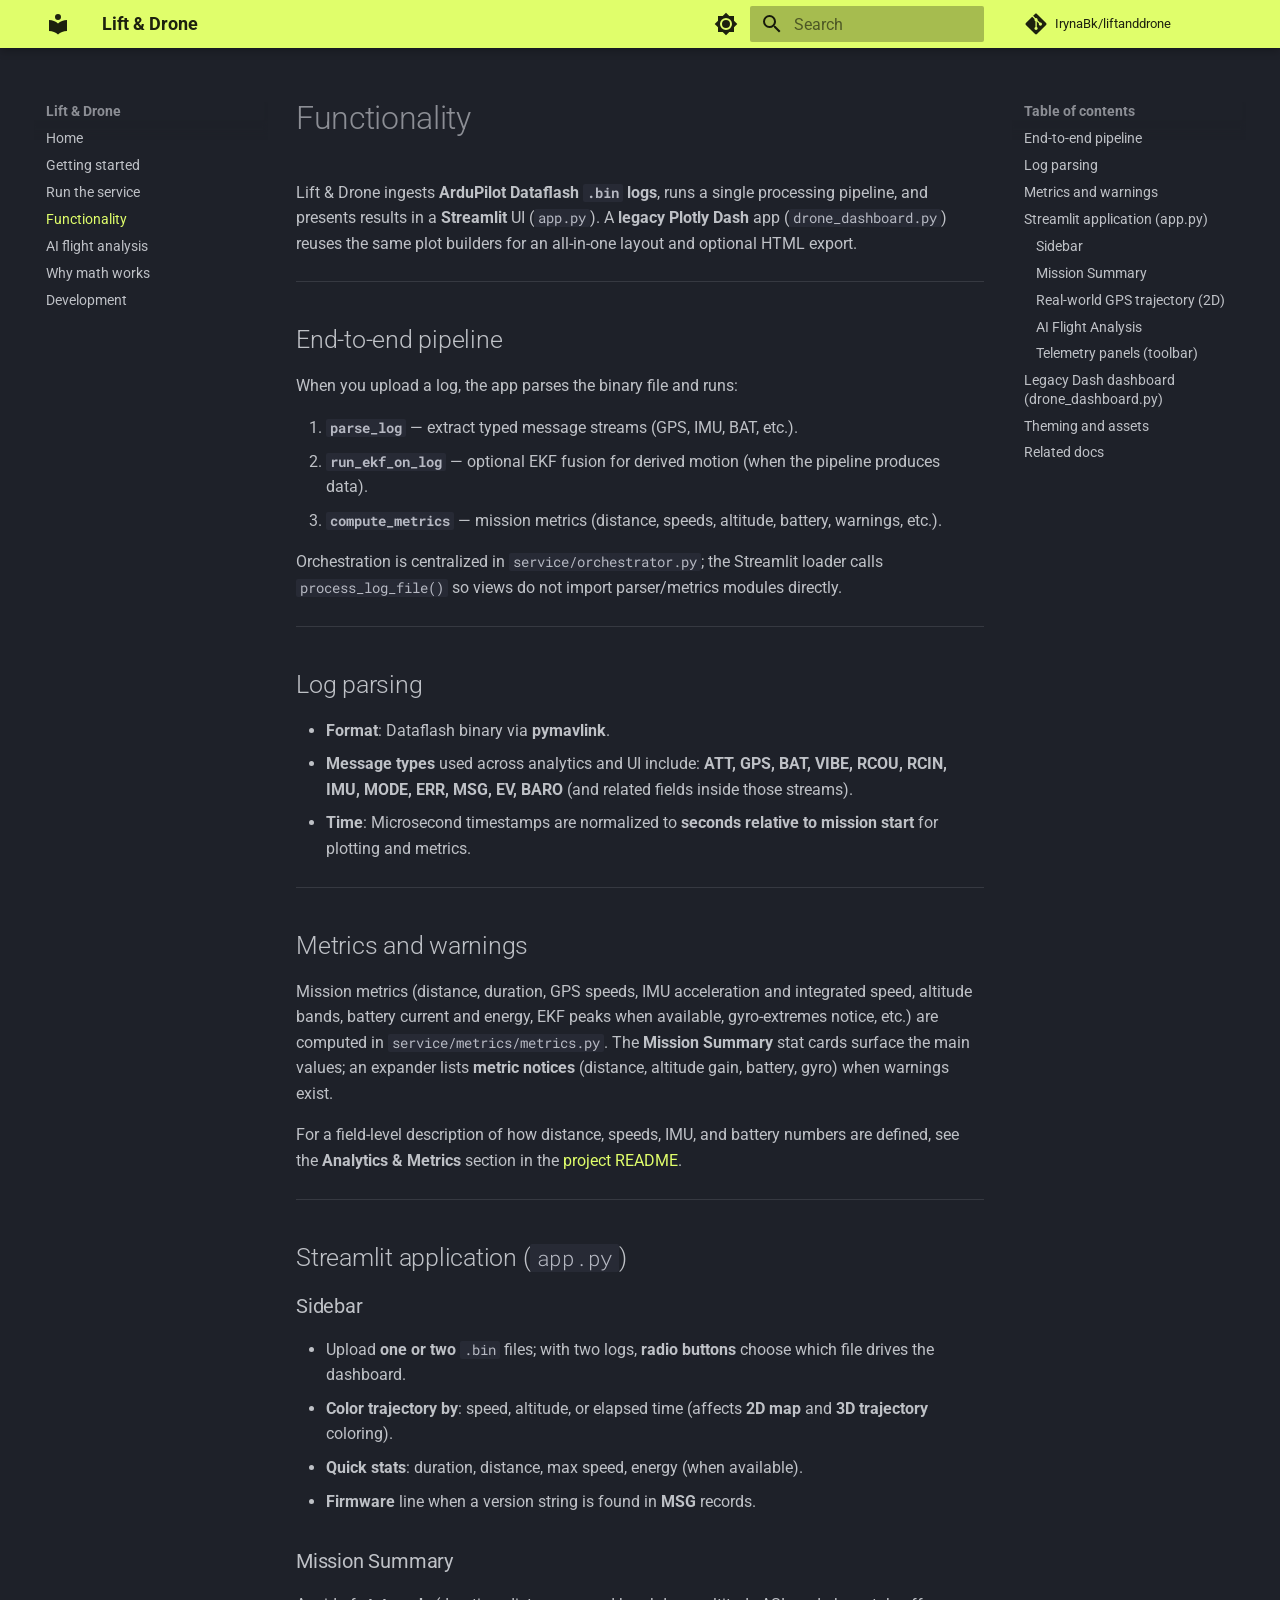
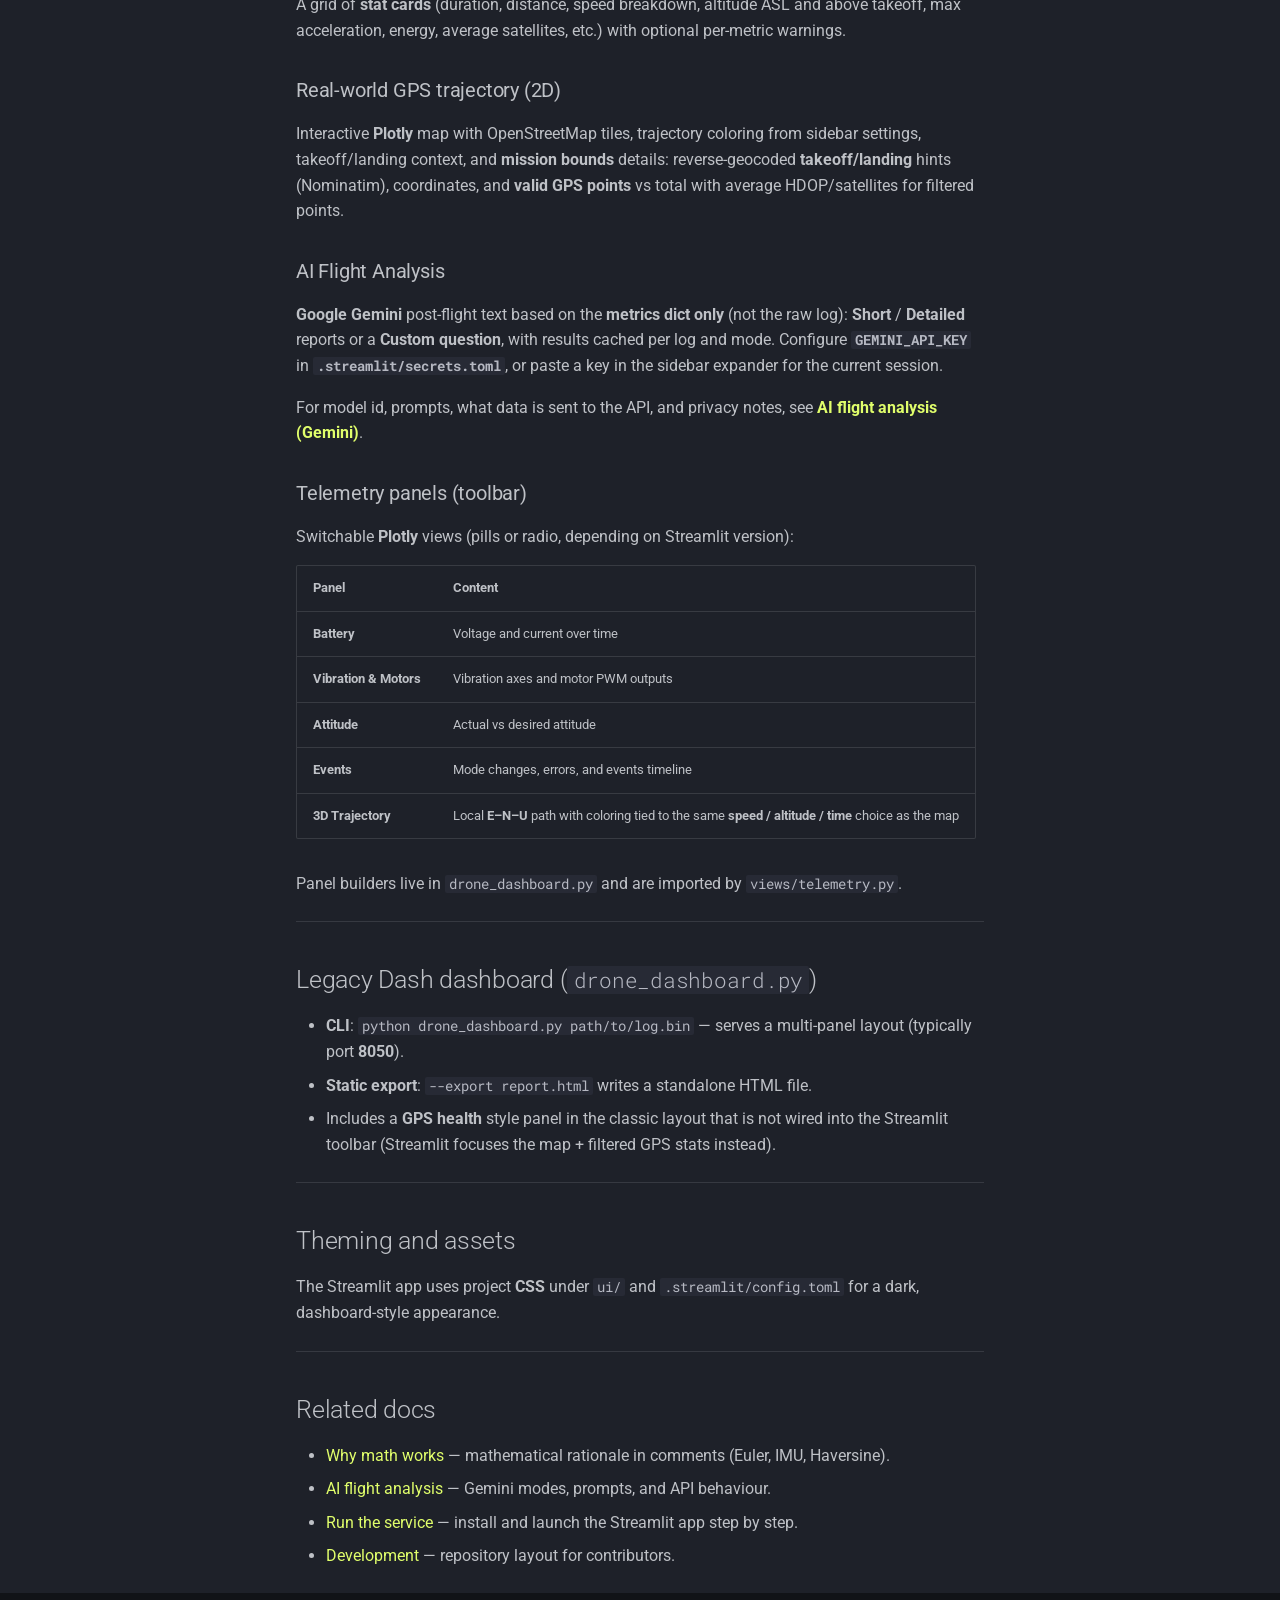
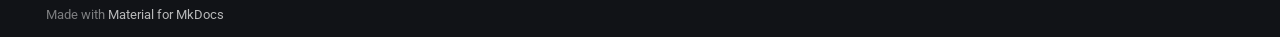
<file: functionality/index.html>
<!doctype html>
<html lang="en" class="no-js">
  <head>
    
      <meta charset="utf-8">
      <meta name="viewport" content="width=device-width,initial-scale=1">
      
        <meta name="description" content="UAV telemetry analysis and interactive dashboards for ArduPilot Dataflash logs">
      
      
        <meta name="author" content="Lift & Drone contributors">
      
      
      
        <link rel="prev" href="../run-service/">
      
      
        <link rel="next" href="../ai-flight-analysis/">
      
      
        
      
      
      <link rel="icon" href="../assets/images/favicon.png">
      <meta name="generator" content="mkdocs-1.6.1, mkdocs-material-9.7.6">
    
    
      
        <title>Functionality - Lift & Drone</title>
      
    
    
      <link rel="stylesheet" href="../assets/stylesheets/main.484c7ddc.min.css">
      
        
        <link rel="stylesheet" href="../assets/stylesheets/palette.ab4e12ef.min.css">
      
      


    
    
      
    
    
      
        
        
        <link rel="preconnect" href="https://fonts.gstatic.com" crossorigin>
        <link rel="stylesheet" href="https://fonts.googleapis.com/css?family=Roboto:300,300i,400,400i,700,700i%7CRoboto+Mono:400,400i,700,700i&display=fallback">
        <style>:root{--md-text-font:"Roboto";--md-code-font:"Roboto Mono"}</style>
      
    
    
      <link rel="stylesheet" href="../stylesheets/extra.css">
    
    <script>__md_scope=new URL("..",location),__md_hash=e=>[...e].reduce(((e,_)=>(e<<5)-e+_.charCodeAt(0)),0),__md_get=(e,_=localStorage,t=__md_scope)=>JSON.parse(_.getItem(t.pathname+"."+e)),__md_set=(e,_,t=localStorage,a=__md_scope)=>{try{t.setItem(a.pathname+"."+e,JSON.stringify(_))}catch(e){}}</script>
    
      

    
    
  </head>
  
  
    
    
      
    
    
    
    
    <body dir="ltr" data-md-color-scheme="slate" data-md-color-primary="custom" data-md-color-accent="custom">
  
    
    <input class="md-toggle" data-md-toggle="drawer" type="checkbox" id="__drawer" autocomplete="off">
    <input class="md-toggle" data-md-toggle="search" type="checkbox" id="__search" autocomplete="off">
    <label class="md-overlay" for="__drawer"></label>
    <div data-md-component="skip">
      
        
        <a href="#functionality" class="md-skip">
          Skip to content
        </a>
      
    </div>
    <div data-md-component="announce">
      
    </div>
    
    
      

  

<header class="md-header md-header--shadow" data-md-component="header">
  <nav class="md-header__inner md-grid" aria-label="Header">
    <a href=".." title="Lift &amp; Drone" class="md-header__button md-logo" aria-label="Lift & Drone" data-md-component="logo">
      
  
  <svg xmlns="http://www.w3.org/2000/svg" viewBox="0 0 24 24"><path d="M12 8a3 3 0 0 0 3-3 3 3 0 0 0-3-3 3 3 0 0 0-3 3 3 3 0 0 0 3 3m0 3.54C9.64 9.35 6.5 8 3 8v11c3.5 0 6.64 1.35 9 3.54 2.36-2.19 5.5-3.54 9-3.54V8c-3.5 0-6.64 1.35-9 3.54"/></svg>

    </a>
    <label class="md-header__button md-icon" for="__drawer">
      
      <svg xmlns="http://www.w3.org/2000/svg" viewBox="0 0 24 24"><path d="M3 6h18v2H3zm0 5h18v2H3zm0 5h18v2H3z"/></svg>
    </label>
    <div class="md-header__title" data-md-component="header-title">
      <div class="md-header__ellipsis">
        <div class="md-header__topic">
          <span class="md-ellipsis">
            Lift & Drone
          </span>
        </div>
        <div class="md-header__topic" data-md-component="header-topic">
          <span class="md-ellipsis">
            
              Functionality
            
          </span>
        </div>
      </div>
    </div>
    
      
        <form class="md-header__option" data-md-component="palette">
  
    
    
    
    <input class="md-option" data-md-color-media="" data-md-color-scheme="slate" data-md-color-primary="custom" data-md-color-accent="custom"  aria-label="Switch to light mode"  type="radio" name="__palette" id="__palette_0">
    
      <label class="md-header__button md-icon" title="Switch to light mode" for="__palette_1" hidden>
        <svg xmlns="http://www.w3.org/2000/svg" viewBox="0 0 24 24"><path d="M12 8a4 4 0 0 0-4 4 4 4 0 0 0 4 4 4 4 0 0 0 4-4 4 4 0 0 0-4-4m0 10a6 6 0 0 1-6-6 6 6 0 0 1 6-6 6 6 0 0 1 6 6 6 6 0 0 1-6 6m8-9.31V4h-4.69L12 .69 8.69 4H4v4.69L.69 12 4 15.31V20h4.69L12 23.31 15.31 20H20v-4.69L23.31 12z"/></svg>
      </label>
    
  
    
    
    
    <input class="md-option" data-md-color-media="" data-md-color-scheme="default" data-md-color-primary="custom" data-md-color-accent="custom"  aria-label="Switch to dark mode"  type="radio" name="__palette" id="__palette_1">
    
      <label class="md-header__button md-icon" title="Switch to dark mode" for="__palette_0" hidden>
        <svg xmlns="http://www.w3.org/2000/svg" viewBox="0 0 24 24"><path d="M12 18c-.89 0-1.74-.2-2.5-.55C11.56 16.5 13 14.42 13 12s-1.44-4.5-3.5-5.45C10.26 6.2 11.11 6 12 6a6 6 0 0 1 6 6 6 6 0 0 1-6 6m8-9.31V4h-4.69L12 .69 8.69 4H4v4.69L.69 12 4 15.31V20h4.69L12 23.31 15.31 20H20v-4.69L23.31 12z"/></svg>
      </label>
    
  
</form>
      
    
    
      <script>var palette=__md_get("__palette");if(palette&&palette.color){if("(prefers-color-scheme)"===palette.color.media){var media=matchMedia("(prefers-color-scheme: light)"),input=document.querySelector(media.matches?"[data-md-color-media='(prefers-color-scheme: light)']":"[data-md-color-media='(prefers-color-scheme: dark)']");palette.color.media=input.getAttribute("data-md-color-media"),palette.color.scheme=input.getAttribute("data-md-color-scheme"),palette.color.primary=input.getAttribute("data-md-color-primary"),palette.color.accent=input.getAttribute("data-md-color-accent")}for(var[key,value]of Object.entries(palette.color))document.body.setAttribute("data-md-color-"+key,value)}</script>
    
    
    
      
      
        <label class="md-header__button md-icon" for="__search">
          
          <svg xmlns="http://www.w3.org/2000/svg" viewBox="0 0 24 24"><path d="M9.5 3A6.5 6.5 0 0 1 16 9.5c0 1.61-.59 3.09-1.56 4.23l.27.27h.79l5 5-1.5 1.5-5-5v-.79l-.27-.27A6.52 6.52 0 0 1 9.5 16 6.5 6.5 0 0 1 3 9.5 6.5 6.5 0 0 1 9.5 3m0 2C7 5 5 7 5 9.5S7 14 9.5 14 14 12 14 9.5 12 5 9.5 5"/></svg>
        </label>
        <div class="md-search" data-md-component="search" role="dialog">
  <label class="md-search__overlay" for="__search"></label>
  <div class="md-search__inner" role="search">
    <form class="md-search__form" name="search">
      <input type="text" class="md-search__input" name="query" aria-label="Search" placeholder="Search" autocapitalize="off" autocorrect="off" autocomplete="off" spellcheck="false" data-md-component="search-query" required>
      <label class="md-search__icon md-icon" for="__search">
        
        <svg xmlns="http://www.w3.org/2000/svg" viewBox="0 0 24 24"><path d="M9.5 3A6.5 6.5 0 0 1 16 9.5c0 1.61-.59 3.09-1.56 4.23l.27.27h.79l5 5-1.5 1.5-5-5v-.79l-.27-.27A6.52 6.52 0 0 1 9.5 16 6.5 6.5 0 0 1 3 9.5 6.5 6.5 0 0 1 9.5 3m0 2C7 5 5 7 5 9.5S7 14 9.5 14 14 12 14 9.5 12 5 9.5 5"/></svg>
        
        <svg xmlns="http://www.w3.org/2000/svg" viewBox="0 0 24 24"><path d="M20 11v2H8l5.5 5.5-1.42 1.42L4.16 12l7.92-7.92L13.5 5.5 8 11z"/></svg>
      </label>
      <nav class="md-search__options" aria-label="Search">
        
        <button type="reset" class="md-search__icon md-icon" title="Clear" aria-label="Clear" tabindex="-1">
          
          <svg xmlns="http://www.w3.org/2000/svg" viewBox="0 0 24 24"><path d="M19 6.41 17.59 5 12 10.59 6.41 5 5 6.41 10.59 12 5 17.59 6.41 19 12 13.41 17.59 19 19 17.59 13.41 12z"/></svg>
        </button>
      </nav>
      
        <div class="md-search__suggest" data-md-component="search-suggest"></div>
      
    </form>
    <div class="md-search__output">
      <div class="md-search__scrollwrap" tabindex="0" data-md-scrollfix>
        <div class="md-search-result" data-md-component="search-result">
          <div class="md-search-result__meta">
            Initializing search
          </div>
          <ol class="md-search-result__list" role="presentation"></ol>
        </div>
      </div>
    </div>
  </div>
</div>
      
    
    
      <div class="md-header__source">
        <a href="https://github.com/IrynaBk/liftanddrone" title="Go to repository" class="md-source" data-md-component="source">
  <div class="md-source__icon md-icon">
    
    <svg xmlns="http://www.w3.org/2000/svg" viewBox="0 0 448 512"><!--! Font Awesome Free 7.1.0 by @fontawesome - https://fontawesome.com License - https://fontawesome.com/license/free (Icons: CC BY 4.0, Fonts: SIL OFL 1.1, Code: MIT License) Copyright 2025 Fonticons, Inc.--><path d="M439.6 236.1 244 40.5c-5.4-5.5-12.8-8.5-20.4-8.5s-15 3-20.4 8.4L162.5 81l51.5 51.5c27.1-9.1 52.7 16.8 43.4 43.7l49.7 49.7c34.2-11.8 61.2 31 35.5 56.7-26.5 26.5-70.2-2.9-56-37.3L240.3 199v121.9c25.3 12.5 22.3 41.8 9.1 55-6.4 6.4-15.2 10.1-24.3 10.1s-17.8-3.6-24.3-10.1c-17.6-17.6-11.1-46.9 11.2-56v-123c-20.8-8.5-24.6-30.7-18.6-45L142.6 101 8.5 235.1C3 240.6 0 247.9 0 255.5s3 15 8.5 20.4l195.6 195.7c5.4 5.4 12.7 8.4 20.4 8.4s15-3 20.4-8.4l194.7-194.7c5.4-5.4 8.4-12.8 8.4-20.4s-3-15-8.4-20.4"/></svg>
  </div>
  <div class="md-source__repository">
    IrynaBk/liftanddrone
  </div>
</a>
      </div>
    
  </nav>
  
</header>
    
    <div class="md-container" data-md-component="container">
      
      
        
          
        
      
      <main class="md-main" data-md-component="main">
        <div class="md-main__inner md-grid">
          
            
              
              <div class="md-sidebar md-sidebar--primary" data-md-component="sidebar" data-md-type="navigation" >
                <div class="md-sidebar__scrollwrap">
                  <div class="md-sidebar__inner">
                    



<nav class="md-nav md-nav--primary" aria-label="Navigation" data-md-level="0">
  <label class="md-nav__title" for="__drawer">
    <a href=".." title="Lift &amp; Drone" class="md-nav__button md-logo" aria-label="Lift & Drone" data-md-component="logo">
      
  
  <svg xmlns="http://www.w3.org/2000/svg" viewBox="0 0 24 24"><path d="M12 8a3 3 0 0 0 3-3 3 3 0 0 0-3-3 3 3 0 0 0-3 3 3 3 0 0 0 3 3m0 3.54C9.64 9.35 6.5 8 3 8v11c3.5 0 6.64 1.35 9 3.54 2.36-2.19 5.5-3.54 9-3.54V8c-3.5 0-6.64 1.35-9 3.54"/></svg>

    </a>
    Lift & Drone
  </label>
  
    <div class="md-nav__source">
      <a href="https://github.com/IrynaBk/liftanddrone" title="Go to repository" class="md-source" data-md-component="source">
  <div class="md-source__icon md-icon">
    
    <svg xmlns="http://www.w3.org/2000/svg" viewBox="0 0 448 512"><!--! Font Awesome Free 7.1.0 by @fontawesome - https://fontawesome.com License - https://fontawesome.com/license/free (Icons: CC BY 4.0, Fonts: SIL OFL 1.1, Code: MIT License) Copyright 2025 Fonticons, Inc.--><path d="M439.6 236.1 244 40.5c-5.4-5.5-12.8-8.5-20.4-8.5s-15 3-20.4 8.4L162.5 81l51.5 51.5c27.1-9.1 52.7 16.8 43.4 43.7l49.7 49.7c34.2-11.8 61.2 31 35.5 56.7-26.5 26.5-70.2-2.9-56-37.3L240.3 199v121.9c25.3 12.5 22.3 41.8 9.1 55-6.4 6.4-15.2 10.1-24.3 10.1s-17.8-3.6-24.3-10.1c-17.6-17.6-11.1-46.9 11.2-56v-123c-20.8-8.5-24.6-30.7-18.6-45L142.6 101 8.5 235.1C3 240.6 0 247.9 0 255.5s3 15 8.5 20.4l195.6 195.7c5.4 5.4 12.7 8.4 20.4 8.4s15-3 20.4-8.4l194.7-194.7c5.4-5.4 8.4-12.8 8.4-20.4s-3-15-8.4-20.4"/></svg>
  </div>
  <div class="md-source__repository">
    IrynaBk/liftanddrone
  </div>
</a>
    </div>
  
  <ul class="md-nav__list" data-md-scrollfix>
    
      
      
  
  
  
  
    <li class="md-nav__item">
      <a href=".." class="md-nav__link">
        
  
  
  <span class="md-ellipsis">
    
  
    Home
  

    
  </span>
  
  

      </a>
    </li>
  

    
      
      
  
  
  
  
    <li class="md-nav__item">
      <a href="../getting-started/" class="md-nav__link">
        
  
  
  <span class="md-ellipsis">
    
  
    Getting started
  

    
  </span>
  
  

      </a>
    </li>
  

    
      
      
  
  
  
  
    <li class="md-nav__item">
      <a href="../run-service/" class="md-nav__link">
        
  
  
  <span class="md-ellipsis">
    
  
    Run the service
  

    
  </span>
  
  

      </a>
    </li>
  

    
      
      
  
  
    
  
  
  
    <li class="md-nav__item md-nav__item--active">
      
      <input class="md-nav__toggle md-toggle" type="checkbox" id="__toc">
      
      
        
      
      
        <label class="md-nav__link md-nav__link--active" for="__toc">
          
  
  
  <span class="md-ellipsis">
    
  
    Functionality
  

    
  </span>
  
  

          <span class="md-nav__icon md-icon"></span>
        </label>
      
      <a href="./" class="md-nav__link md-nav__link--active">
        
  
  
  <span class="md-ellipsis">
    
  
    Functionality
  

    
  </span>
  
  

      </a>
      
        

<nav class="md-nav md-nav--secondary" aria-label="Table of contents">
  
  
  
    
  
  
    <label class="md-nav__title" for="__toc">
      <span class="md-nav__icon md-icon"></span>
      Table of contents
    </label>
    <ul class="md-nav__list" data-md-component="toc" data-md-scrollfix>
      
        <li class="md-nav__item">
  <a href="#end-to-end-pipeline" class="md-nav__link">
    <span class="md-ellipsis">
      
        End-to-end pipeline
      
    </span>
  </a>
  
</li>
      
        <li class="md-nav__item">
  <a href="#log-parsing" class="md-nav__link">
    <span class="md-ellipsis">
      
        Log parsing
      
    </span>
  </a>
  
</li>
      
        <li class="md-nav__item">
  <a href="#metrics-and-warnings" class="md-nav__link">
    <span class="md-ellipsis">
      
        Metrics and warnings
      
    </span>
  </a>
  
</li>
      
        <li class="md-nav__item">
  <a href="#streamlit-application-apppy" class="md-nav__link">
    <span class="md-ellipsis">
      
        Streamlit application (app.py)
      
    </span>
  </a>
  
    <nav class="md-nav" aria-label="Streamlit application (app.py)">
      <ul class="md-nav__list">
        
          <li class="md-nav__item">
  <a href="#sidebar" class="md-nav__link">
    <span class="md-ellipsis">
      
        Sidebar
      
    </span>
  </a>
  
</li>
        
          <li class="md-nav__item">
  <a href="#mission-summary" class="md-nav__link">
    <span class="md-ellipsis">
      
        Mission Summary
      
    </span>
  </a>
  
</li>
        
          <li class="md-nav__item">
  <a href="#real-world-gps-trajectory-2d" class="md-nav__link">
    <span class="md-ellipsis">
      
        Real-world GPS trajectory (2D)
      
    </span>
  </a>
  
</li>
        
          <li class="md-nav__item">
  <a href="#ai-flight-analysis" class="md-nav__link">
    <span class="md-ellipsis">
      
        AI Flight Analysis
      
    </span>
  </a>
  
</li>
        
          <li class="md-nav__item">
  <a href="#telemetry-panels-toolbar" class="md-nav__link">
    <span class="md-ellipsis">
      
        Telemetry panels (toolbar)
      
    </span>
  </a>
  
</li>
        
      </ul>
    </nav>
  
</li>
      
        <li class="md-nav__item">
  <a href="#legacy-dash-dashboard-drone_dashboardpy" class="md-nav__link">
    <span class="md-ellipsis">
      
        Legacy Dash dashboard (drone_dashboard.py)
      
    </span>
  </a>
  
</li>
      
        <li class="md-nav__item">
  <a href="#theming-and-assets" class="md-nav__link">
    <span class="md-ellipsis">
      
        Theming and assets
      
    </span>
  </a>
  
</li>
      
        <li class="md-nav__item">
  <a href="#related-docs" class="md-nav__link">
    <span class="md-ellipsis">
      
        Related docs
      
    </span>
  </a>
  
</li>
      
    </ul>
  
</nav>
      
    </li>
  

    
      
      
  
  
  
  
    <li class="md-nav__item">
      <a href="../ai-flight-analysis/" class="md-nav__link">
        
  
  
  <span class="md-ellipsis">
    
  
    AI flight analysis
  

    
  </span>
  
  

      </a>
    </li>
  

    
      
      
  
  
  
  
    <li class="md-nav__item">
      <a href="../why-math/" class="md-nav__link">
        
  
  
  <span class="md-ellipsis">
    
  
    Why math works
  

    
  </span>
  
  

      </a>
    </li>
  

    
      
      
  
  
  
  
    <li class="md-nav__item">
      <a href="../development/" class="md-nav__link">
        
  
  
  <span class="md-ellipsis">
    
  
    Development
  

    
  </span>
  
  

      </a>
    </li>
  

    
  </ul>
</nav>
                  </div>
                </div>
              </div>
            
            
              
              <div class="md-sidebar md-sidebar--secondary" data-md-component="sidebar" data-md-type="toc" >
                <div class="md-sidebar__scrollwrap">
                  <div class="md-sidebar__inner">
                    

<nav class="md-nav md-nav--secondary" aria-label="Table of contents">
  
  
  
    
  
  
    <label class="md-nav__title" for="__toc">
      <span class="md-nav__icon md-icon"></span>
      Table of contents
    </label>
    <ul class="md-nav__list" data-md-component="toc" data-md-scrollfix>
      
        <li class="md-nav__item">
  <a href="#end-to-end-pipeline" class="md-nav__link">
    <span class="md-ellipsis">
      
        End-to-end pipeline
      
    </span>
  </a>
  
</li>
      
        <li class="md-nav__item">
  <a href="#log-parsing" class="md-nav__link">
    <span class="md-ellipsis">
      
        Log parsing
      
    </span>
  </a>
  
</li>
      
        <li class="md-nav__item">
  <a href="#metrics-and-warnings" class="md-nav__link">
    <span class="md-ellipsis">
      
        Metrics and warnings
      
    </span>
  </a>
  
</li>
      
        <li class="md-nav__item">
  <a href="#streamlit-application-apppy" class="md-nav__link">
    <span class="md-ellipsis">
      
        Streamlit application (app.py)
      
    </span>
  </a>
  
    <nav class="md-nav" aria-label="Streamlit application (app.py)">
      <ul class="md-nav__list">
        
          <li class="md-nav__item">
  <a href="#sidebar" class="md-nav__link">
    <span class="md-ellipsis">
      
        Sidebar
      
    </span>
  </a>
  
</li>
        
          <li class="md-nav__item">
  <a href="#mission-summary" class="md-nav__link">
    <span class="md-ellipsis">
      
        Mission Summary
      
    </span>
  </a>
  
</li>
        
          <li class="md-nav__item">
  <a href="#real-world-gps-trajectory-2d" class="md-nav__link">
    <span class="md-ellipsis">
      
        Real-world GPS trajectory (2D)
      
    </span>
  </a>
  
</li>
        
          <li class="md-nav__item">
  <a href="#ai-flight-analysis" class="md-nav__link">
    <span class="md-ellipsis">
      
        AI Flight Analysis
      
    </span>
  </a>
  
</li>
        
          <li class="md-nav__item">
  <a href="#telemetry-panels-toolbar" class="md-nav__link">
    <span class="md-ellipsis">
      
        Telemetry panels (toolbar)
      
    </span>
  </a>
  
</li>
        
      </ul>
    </nav>
  
</li>
      
        <li class="md-nav__item">
  <a href="#legacy-dash-dashboard-drone_dashboardpy" class="md-nav__link">
    <span class="md-ellipsis">
      
        Legacy Dash dashboard (drone_dashboard.py)
      
    </span>
  </a>
  
</li>
      
        <li class="md-nav__item">
  <a href="#theming-and-assets" class="md-nav__link">
    <span class="md-ellipsis">
      
        Theming and assets
      
    </span>
  </a>
  
</li>
      
        <li class="md-nav__item">
  <a href="#related-docs" class="md-nav__link">
    <span class="md-ellipsis">
      
        Related docs
      
    </span>
  </a>
  
</li>
      
    </ul>
  
</nav>
                  </div>
                </div>
              </div>
            
          
          
            <div class="md-content" data-md-component="content">
              
              <article class="md-content__inner md-typeset">
                
                  


  
  


<h1 id="functionality">Functionality<a class="headerlink" href="#functionality" title="Permanent link">&para;</a></h1>
<p>Lift &amp; Drone ingests <strong>ArduPilot Dataflash <code>.bin</code> logs</strong>, runs a single processing pipeline, and presents results in a <strong>Streamlit</strong> UI (<code>app.py</code>). A <strong>legacy Plotly Dash</strong> app (<code>drone_dashboard.py</code>) reuses the same plot builders for an all-in-one layout and optional HTML export.</p>
<hr />
<h2 id="end-to-end-pipeline">End-to-end pipeline<a class="headerlink" href="#end-to-end-pipeline" title="Permanent link">&para;</a></h2>
<p>When you upload a log, the app parses the binary file and runs:</p>
<ol>
<li><strong><code>parse_log</code></strong> — extract typed message streams (GPS, IMU, BAT, etc.).</li>
<li><strong><code>run_ekf_on_log</code></strong> — optional EKF fusion for derived motion (when the pipeline produces data).</li>
<li><strong><code>compute_metrics</code></strong> — mission metrics (distance, speeds, altitude, battery, warnings, etc.).</li>
</ol>
<p>Orchestration is centralized in <code>service/orchestrator.py</code>; the Streamlit loader calls <code>process_log_file()</code> so views do not import parser/metrics modules directly.</p>
<hr />
<h2 id="log-parsing">Log parsing<a class="headerlink" href="#log-parsing" title="Permanent link">&para;</a></h2>
<ul>
<li><strong>Format</strong>: Dataflash binary via <strong>pymavlink</strong>.</li>
<li><strong>Message types</strong> used across analytics and UI include: <strong>ATT, GPS, BAT, VIBE, RCOU, RCIN, IMU, MODE, ERR, MSG, EV, BARO</strong> (and related fields inside those streams).</li>
<li><strong>Time</strong>: Microsecond timestamps are normalized to <strong>seconds relative to mission start</strong> for plotting and metrics.</li>
</ul>
<hr />
<h2 id="metrics-and-warnings">Metrics and warnings<a class="headerlink" href="#metrics-and-warnings" title="Permanent link">&para;</a></h2>
<p>Mission metrics (distance, duration, GPS speeds, IMU acceleration and integrated speed, altitude bands, battery current and energy, EKF peaks when available, gyro-extremes notice, etc.) are computed in <code>service/metrics/metrics.py</code>. The <strong>Mission Summary</strong> stat cards surface the main values; an expander lists <strong>metric notices</strong> (distance, altitude gain, battery, gyro) when warnings exist.</p>
<p>For a field-level description of how distance, speeds, IMU, and battery numbers are defined, see the <strong>Analytics &amp; Metrics</strong> section in the <a href="https://github.com/IrynaBk/liftanddrone/blob/main/README.md">project README</a>.</p>
<hr />
<h2 id="streamlit-application-apppy">Streamlit application (<code>app.py</code>)<a class="headerlink" href="#streamlit-application-apppy" title="Permanent link">&para;</a></h2>
<h3 id="sidebar">Sidebar<a class="headerlink" href="#sidebar" title="Permanent link">&para;</a></h3>
<ul>
<li>Upload <strong>one or two</strong> <code>.bin</code> files; with two logs, <strong>radio buttons</strong> choose which file drives the dashboard.</li>
<li><strong>Color trajectory by</strong>: speed, altitude, or elapsed time (affects <strong>2D map</strong> and <strong>3D trajectory</strong> coloring).</li>
<li><strong>Quick stats</strong>: duration, distance, max speed, energy (when available).</li>
<li><strong>Firmware</strong> line when a version string is found in <strong>MSG</strong> records.</li>
</ul>
<h3 id="mission-summary">Mission Summary<a class="headerlink" href="#mission-summary" title="Permanent link">&para;</a></h3>
<p>A grid of <strong>stat cards</strong> (duration, distance, speed breakdown, altitude ASL and above takeoff, max acceleration, energy, average satellites, etc.) with optional per-metric warnings.</p>
<h3 id="real-world-gps-trajectory-2d">Real-world GPS trajectory (2D)<a class="headerlink" href="#real-world-gps-trajectory-2d" title="Permanent link">&para;</a></h3>
<p>Interactive <strong>Plotly</strong> map with OpenStreetMap tiles, trajectory coloring from sidebar settings, takeoff/landing context, and <strong>mission bounds</strong> details: reverse-geocoded <strong>takeoff/landing</strong> hints (Nominatim), coordinates, and <strong>valid GPS points</strong> vs total with average HDOP/satellites for filtered points.</p>
<h3 id="ai-flight-analysis">AI Flight Analysis<a class="headerlink" href="#ai-flight-analysis" title="Permanent link">&para;</a></h3>
<p><strong>Google Gemini</strong> post-flight text based on the <strong>metrics dict only</strong> (not the raw log): <strong>Short</strong> / <strong>Detailed</strong> reports or a <strong>Custom question</strong>, with results cached per log and mode. Configure <strong><code>GEMINI_API_KEY</code></strong> in <strong><code>.streamlit/secrets.toml</code></strong>, or paste a key in the sidebar expander for the current session.</p>
<p>For model id, prompts, what data is sent to the API, and privacy notes, see <strong><a href="../ai-flight-analysis/">AI flight analysis (Gemini)</a></strong>.</p>
<h3 id="telemetry-panels-toolbar">Telemetry panels (toolbar)<a class="headerlink" href="#telemetry-panels-toolbar" title="Permanent link">&para;</a></h3>
<p>Switchable <strong>Plotly</strong> views (pills or radio, depending on Streamlit version):</p>
<table>
<thead>
<tr>
<th>Panel</th>
<th>Content</th>
</tr>
</thead>
<tbody>
<tr>
<td><strong>Battery</strong></td>
<td>Voltage and current over time</td>
</tr>
<tr>
<td><strong>Vibration &amp; Motors</strong></td>
<td>Vibration axes and motor PWM outputs</td>
</tr>
<tr>
<td><strong>Attitude</strong></td>
<td>Actual vs desired attitude</td>
</tr>
<tr>
<td><strong>Events</strong></td>
<td>Mode changes, errors, and events timeline</td>
</tr>
<tr>
<td><strong>3D Trajectory</strong></td>
<td>Local <strong>E–N–U</strong> path with coloring tied to the same <strong>speed / altitude / time</strong> choice as the map</td>
</tr>
</tbody>
</table>
<p>Panel builders live in <code>drone_dashboard.py</code> and are imported by <code>views/telemetry.py</code>.</p>
<hr />
<h2 id="legacy-dash-dashboard-drone_dashboardpy">Legacy Dash dashboard (<code>drone_dashboard.py</code>)<a class="headerlink" href="#legacy-dash-dashboard-drone_dashboardpy" title="Permanent link">&para;</a></h2>
<ul>
<li><strong>CLI</strong>: <code>python drone_dashboard.py path/to/log.bin</code> — serves a multi-panel layout (typically port <strong>8050</strong>).</li>
<li><strong>Static export</strong>: <code>--export report.html</code> writes a standalone HTML file.</li>
<li>Includes a <strong>GPS health</strong> style panel in the classic layout that is not wired into the Streamlit toolbar (Streamlit focuses the map + filtered GPS stats instead).</li>
</ul>
<hr />
<h2 id="theming-and-assets">Theming and assets<a class="headerlink" href="#theming-and-assets" title="Permanent link">&para;</a></h2>
<p>The Streamlit app uses project <strong>CSS</strong> under <code>ui/</code> and <code>.streamlit/config.toml</code> for a dark, dashboard-style appearance.</p>
<hr />
<h2 id="related-docs">Related docs<a class="headerlink" href="#related-docs" title="Permanent link">&para;</a></h2>
<ul>
<li><a href="../why-math/">Why math works</a> — mathematical rationale in comments (Euler, IMU, Haversine).</li>
<li><a href="../ai-flight-analysis/">AI flight analysis</a> — Gemini modes, prompts, and API behaviour.</li>
<li><a href="../run-service/">Run the service</a> — install and launch the Streamlit app step by step.</li>
<li><a href="../development/">Development</a> — repository layout for contributors.</li>
</ul>












                
              </article>
            </div>
          
          
<script>var target=document.getElementById(location.hash.slice(1));target&&target.name&&(target.checked=target.name.startsWith("__tabbed_"))</script>
        </div>
        
      </main>
      
        <footer class="md-footer">
  
  <div class="md-footer-meta md-typeset">
    <div class="md-footer-meta__inner md-grid">
      <div class="md-copyright">
  
  
    Made with
    <a href="https://squidfunk.github.io/mkdocs-material/" target="_blank" rel="noopener">
      Material for MkDocs
    </a>
  
</div>
      
    </div>
  </div>
</footer>
      
    </div>
    <div class="md-dialog" data-md-component="dialog">
      <div class="md-dialog__inner md-typeset"></div>
    </div>
    
    
    
      
      
      <script id="__config" type="application/json">{"annotate": null, "base": "..", "features": ["navigation.sections", "navigation.expand", "search.suggest", "search.highlight", "content.code.copy"], "search": "../assets/javascripts/workers/search.2c215733.min.js", "tags": null, "translations": {"clipboard.copied": "Copied to clipboard", "clipboard.copy": "Copy to clipboard", "search.result.more.one": "1 more on this page", "search.result.more.other": "# more on this page", "search.result.none": "No matching documents", "search.result.one": "1 matching document", "search.result.other": "# matching documents", "search.result.placeholder": "Type to start searching", "search.result.term.missing": "Missing", "select.version": "Select version"}, "version": null}</script>
    
    
      <script src="../assets/javascripts/bundle.79ae519e.min.js"></script>
      
    
  </body>
</html>
</file>
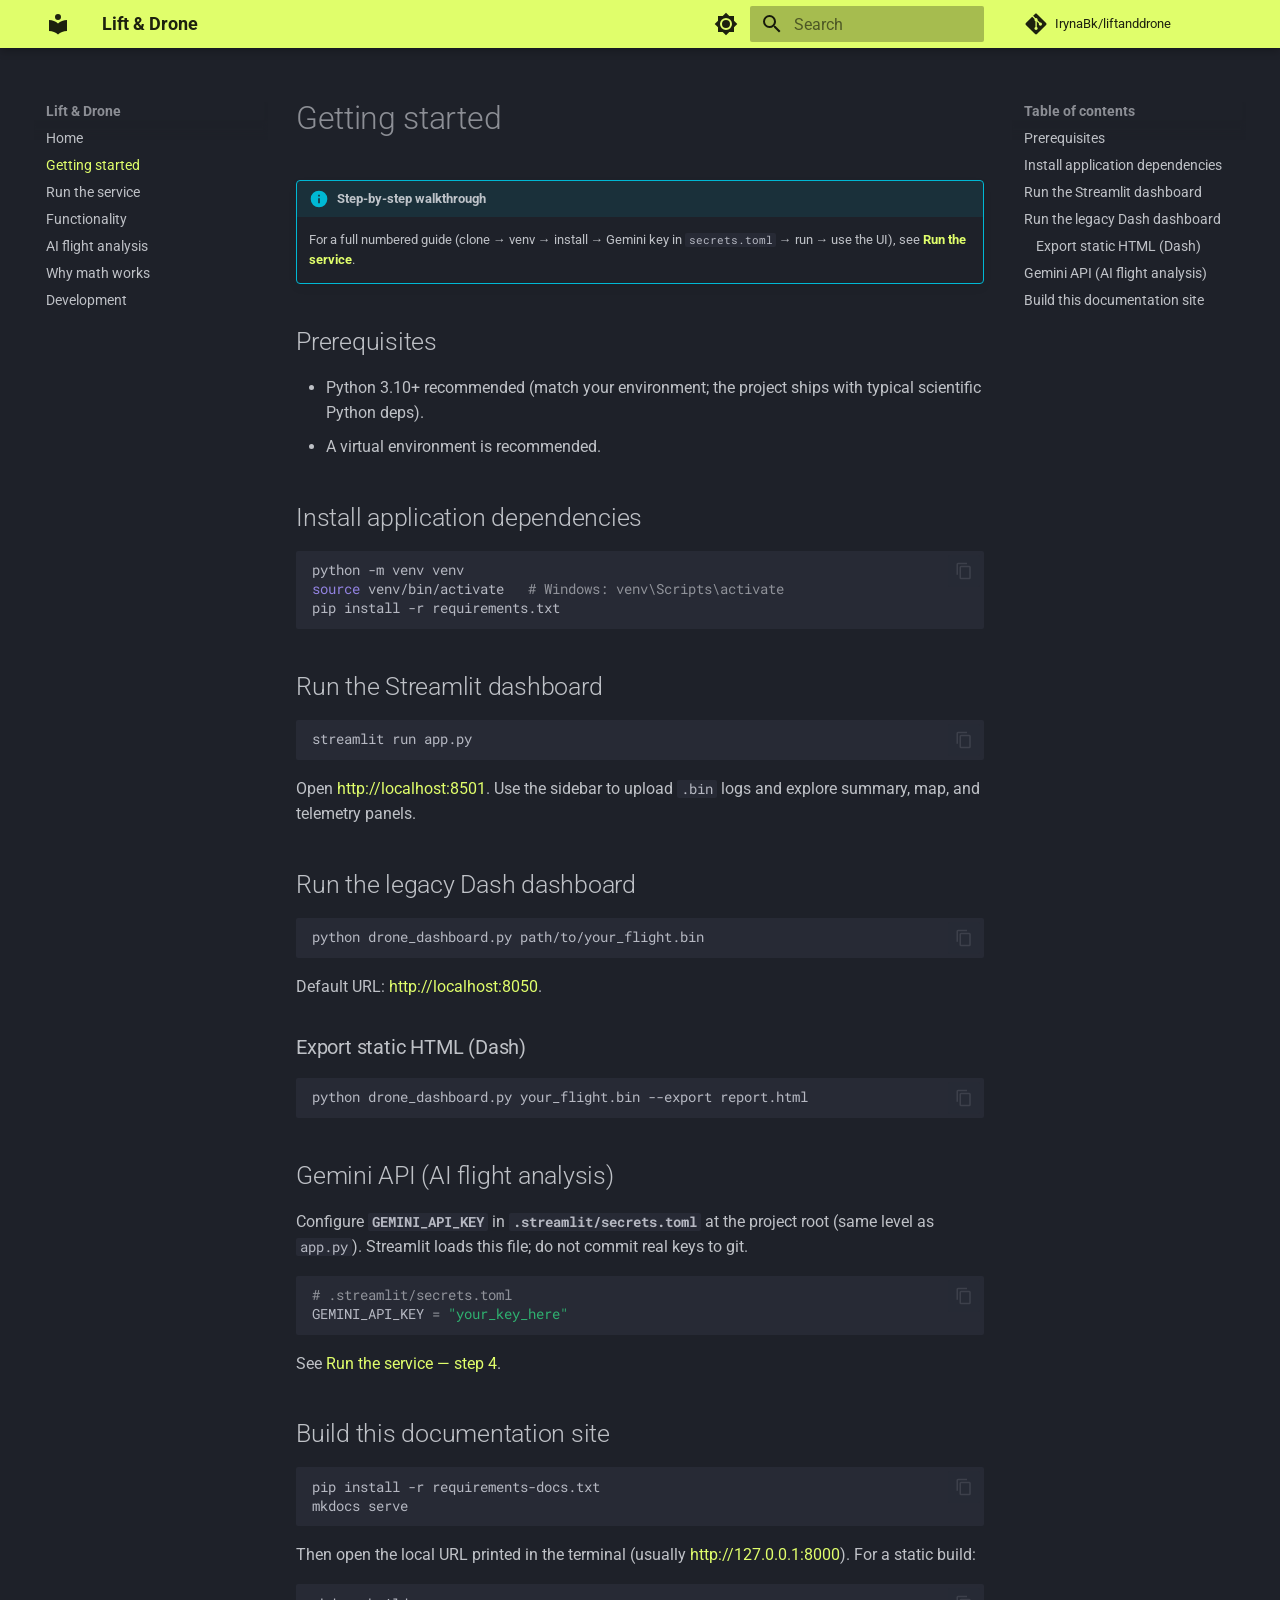
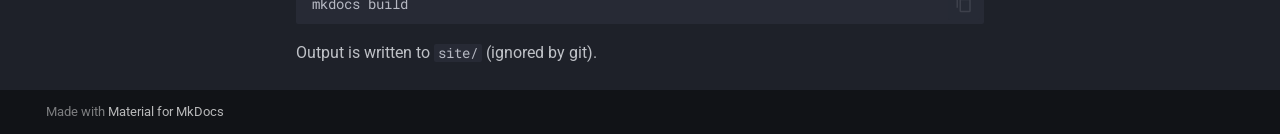
<file: getting-started/index.html>
<!doctype html>
<html lang="en" class="no-js">
  <head>
    
      <meta charset="utf-8">
      <meta name="viewport" content="width=device-width,initial-scale=1">
      
        <meta name="description" content="UAV telemetry analysis and interactive dashboards for ArduPilot Dataflash logs">
      
      
        <meta name="author" content="Lift & Drone contributors">
      
      
      
        <link rel="prev" href="..">
      
      
        <link rel="next" href="../run-service/">
      
      
        
      
      
      <link rel="icon" href="../assets/images/favicon.png">
      <meta name="generator" content="mkdocs-1.6.1, mkdocs-material-9.7.6">
    
    
      
        <title>Getting started - Lift & Drone</title>
      
    
    
      <link rel="stylesheet" href="../assets/stylesheets/main.484c7ddc.min.css">
      
        
        <link rel="stylesheet" href="../assets/stylesheets/palette.ab4e12ef.min.css">
      
      


    
    
      
    
    
      
        
        
        <link rel="preconnect" href="https://fonts.gstatic.com" crossorigin>
        <link rel="stylesheet" href="https://fonts.googleapis.com/css?family=Roboto:300,300i,400,400i,700,700i%7CRoboto+Mono:400,400i,700,700i&display=fallback">
        <style>:root{--md-text-font:"Roboto";--md-code-font:"Roboto Mono"}</style>
      
    
    
      <link rel="stylesheet" href="../stylesheets/extra.css">
    
    <script>__md_scope=new URL("..",location),__md_hash=e=>[...e].reduce(((e,_)=>(e<<5)-e+_.charCodeAt(0)),0),__md_get=(e,_=localStorage,t=__md_scope)=>JSON.parse(_.getItem(t.pathname+"."+e)),__md_set=(e,_,t=localStorage,a=__md_scope)=>{try{t.setItem(a.pathname+"."+e,JSON.stringify(_))}catch(e){}}</script>
    
      

    
    
  </head>
  
  
    
    
      
    
    
    
    
    <body dir="ltr" data-md-color-scheme="slate" data-md-color-primary="custom" data-md-color-accent="custom">
  
    
    <input class="md-toggle" data-md-toggle="drawer" type="checkbox" id="__drawer" autocomplete="off">
    <input class="md-toggle" data-md-toggle="search" type="checkbox" id="__search" autocomplete="off">
    <label class="md-overlay" for="__drawer"></label>
    <div data-md-component="skip">
      
        
        <a href="#getting-started" class="md-skip">
          Skip to content
        </a>
      
    </div>
    <div data-md-component="announce">
      
    </div>
    
    
      

  

<header class="md-header md-header--shadow" data-md-component="header">
  <nav class="md-header__inner md-grid" aria-label="Header">
    <a href=".." title="Lift &amp; Drone" class="md-header__button md-logo" aria-label="Lift & Drone" data-md-component="logo">
      
  
  <svg xmlns="http://www.w3.org/2000/svg" viewBox="0 0 24 24"><path d="M12 8a3 3 0 0 0 3-3 3 3 0 0 0-3-3 3 3 0 0 0-3 3 3 3 0 0 0 3 3m0 3.54C9.64 9.35 6.5 8 3 8v11c3.5 0 6.64 1.35 9 3.54 2.36-2.19 5.5-3.54 9-3.54V8c-3.5 0-6.64 1.35-9 3.54"/></svg>

    </a>
    <label class="md-header__button md-icon" for="__drawer">
      
      <svg xmlns="http://www.w3.org/2000/svg" viewBox="0 0 24 24"><path d="M3 6h18v2H3zm0 5h18v2H3zm0 5h18v2H3z"/></svg>
    </label>
    <div class="md-header__title" data-md-component="header-title">
      <div class="md-header__ellipsis">
        <div class="md-header__topic">
          <span class="md-ellipsis">
            Lift & Drone
          </span>
        </div>
        <div class="md-header__topic" data-md-component="header-topic">
          <span class="md-ellipsis">
            
              Getting started
            
          </span>
        </div>
      </div>
    </div>
    
      
        <form class="md-header__option" data-md-component="palette">
  
    
    
    
    <input class="md-option" data-md-color-media="" data-md-color-scheme="slate" data-md-color-primary="custom" data-md-color-accent="custom"  aria-label="Switch to light mode"  type="radio" name="__palette" id="__palette_0">
    
      <label class="md-header__button md-icon" title="Switch to light mode" for="__palette_1" hidden>
        <svg xmlns="http://www.w3.org/2000/svg" viewBox="0 0 24 24"><path d="M12 8a4 4 0 0 0-4 4 4 4 0 0 0 4 4 4 4 0 0 0 4-4 4 4 0 0 0-4-4m0 10a6 6 0 0 1-6-6 6 6 0 0 1 6-6 6 6 0 0 1 6 6 6 6 0 0 1-6 6m8-9.31V4h-4.69L12 .69 8.69 4H4v4.69L.69 12 4 15.31V20h4.69L12 23.31 15.31 20H20v-4.69L23.31 12z"/></svg>
      </label>
    
  
    
    
    
    <input class="md-option" data-md-color-media="" data-md-color-scheme="default" data-md-color-primary="custom" data-md-color-accent="custom"  aria-label="Switch to dark mode"  type="radio" name="__palette" id="__palette_1">
    
      <label class="md-header__button md-icon" title="Switch to dark mode" for="__palette_0" hidden>
        <svg xmlns="http://www.w3.org/2000/svg" viewBox="0 0 24 24"><path d="M12 18c-.89 0-1.74-.2-2.5-.55C11.56 16.5 13 14.42 13 12s-1.44-4.5-3.5-5.45C10.26 6.2 11.11 6 12 6a6 6 0 0 1 6 6 6 6 0 0 1-6 6m8-9.31V4h-4.69L12 .69 8.69 4H4v4.69L.69 12 4 15.31V20h4.69L12 23.31 15.31 20H20v-4.69L23.31 12z"/></svg>
      </label>
    
  
</form>
      
    
    
      <script>var palette=__md_get("__palette");if(palette&&palette.color){if("(prefers-color-scheme)"===palette.color.media){var media=matchMedia("(prefers-color-scheme: light)"),input=document.querySelector(media.matches?"[data-md-color-media='(prefers-color-scheme: light)']":"[data-md-color-media='(prefers-color-scheme: dark)']");palette.color.media=input.getAttribute("data-md-color-media"),palette.color.scheme=input.getAttribute("data-md-color-scheme"),palette.color.primary=input.getAttribute("data-md-color-primary"),palette.color.accent=input.getAttribute("data-md-color-accent")}for(var[key,value]of Object.entries(palette.color))document.body.setAttribute("data-md-color-"+key,value)}</script>
    
    
    
      
      
        <label class="md-header__button md-icon" for="__search">
          
          <svg xmlns="http://www.w3.org/2000/svg" viewBox="0 0 24 24"><path d="M9.5 3A6.5 6.5 0 0 1 16 9.5c0 1.61-.59 3.09-1.56 4.23l.27.27h.79l5 5-1.5 1.5-5-5v-.79l-.27-.27A6.52 6.52 0 0 1 9.5 16 6.5 6.5 0 0 1 3 9.5 6.5 6.5 0 0 1 9.5 3m0 2C7 5 5 7 5 9.5S7 14 9.5 14 14 12 14 9.5 12 5 9.5 5"/></svg>
        </label>
        <div class="md-search" data-md-component="search" role="dialog">
  <label class="md-search__overlay" for="__search"></label>
  <div class="md-search__inner" role="search">
    <form class="md-search__form" name="search">
      <input type="text" class="md-search__input" name="query" aria-label="Search" placeholder="Search" autocapitalize="off" autocorrect="off" autocomplete="off" spellcheck="false" data-md-component="search-query" required>
      <label class="md-search__icon md-icon" for="__search">
        
        <svg xmlns="http://www.w3.org/2000/svg" viewBox="0 0 24 24"><path d="M9.5 3A6.5 6.5 0 0 1 16 9.5c0 1.61-.59 3.09-1.56 4.23l.27.27h.79l5 5-1.5 1.5-5-5v-.79l-.27-.27A6.52 6.52 0 0 1 9.5 16 6.5 6.5 0 0 1 3 9.5 6.5 6.5 0 0 1 9.5 3m0 2C7 5 5 7 5 9.5S7 14 9.5 14 14 12 14 9.5 12 5 9.5 5"/></svg>
        
        <svg xmlns="http://www.w3.org/2000/svg" viewBox="0 0 24 24"><path d="M20 11v2H8l5.5 5.5-1.42 1.42L4.16 12l7.92-7.92L13.5 5.5 8 11z"/></svg>
      </label>
      <nav class="md-search__options" aria-label="Search">
        
        <button type="reset" class="md-search__icon md-icon" title="Clear" aria-label="Clear" tabindex="-1">
          
          <svg xmlns="http://www.w3.org/2000/svg" viewBox="0 0 24 24"><path d="M19 6.41 17.59 5 12 10.59 6.41 5 5 6.41 10.59 12 5 17.59 6.41 19 12 13.41 17.59 19 19 17.59 13.41 12z"/></svg>
        </button>
      </nav>
      
        <div class="md-search__suggest" data-md-component="search-suggest"></div>
      
    </form>
    <div class="md-search__output">
      <div class="md-search__scrollwrap" tabindex="0" data-md-scrollfix>
        <div class="md-search-result" data-md-component="search-result">
          <div class="md-search-result__meta">
            Initializing search
          </div>
          <ol class="md-search-result__list" role="presentation"></ol>
        </div>
      </div>
    </div>
  </div>
</div>
      
    
    
      <div class="md-header__source">
        <a href="https://github.com/IrynaBk/liftanddrone" title="Go to repository" class="md-source" data-md-component="source">
  <div class="md-source__icon md-icon">
    
    <svg xmlns="http://www.w3.org/2000/svg" viewBox="0 0 448 512"><!--! Font Awesome Free 7.1.0 by @fontawesome - https://fontawesome.com License - https://fontawesome.com/license/free (Icons: CC BY 4.0, Fonts: SIL OFL 1.1, Code: MIT License) Copyright 2025 Fonticons, Inc.--><path d="M439.6 236.1 244 40.5c-5.4-5.5-12.8-8.5-20.4-8.5s-15 3-20.4 8.4L162.5 81l51.5 51.5c27.1-9.1 52.7 16.8 43.4 43.7l49.7 49.7c34.2-11.8 61.2 31 35.5 56.7-26.5 26.5-70.2-2.9-56-37.3L240.3 199v121.9c25.3 12.5 22.3 41.8 9.1 55-6.4 6.4-15.2 10.1-24.3 10.1s-17.8-3.6-24.3-10.1c-17.6-17.6-11.1-46.9 11.2-56v-123c-20.8-8.5-24.6-30.7-18.6-45L142.6 101 8.5 235.1C3 240.6 0 247.9 0 255.5s3 15 8.5 20.4l195.6 195.7c5.4 5.4 12.7 8.4 20.4 8.4s15-3 20.4-8.4l194.7-194.7c5.4-5.4 8.4-12.8 8.4-20.4s-3-15-8.4-20.4"/></svg>
  </div>
  <div class="md-source__repository">
    IrynaBk/liftanddrone
  </div>
</a>
      </div>
    
  </nav>
  
</header>
    
    <div class="md-container" data-md-component="container">
      
      
        
          
        
      
      <main class="md-main" data-md-component="main">
        <div class="md-main__inner md-grid">
          
            
              
              <div class="md-sidebar md-sidebar--primary" data-md-component="sidebar" data-md-type="navigation" >
                <div class="md-sidebar__scrollwrap">
                  <div class="md-sidebar__inner">
                    



<nav class="md-nav md-nav--primary" aria-label="Navigation" data-md-level="0">
  <label class="md-nav__title" for="__drawer">
    <a href=".." title="Lift &amp; Drone" class="md-nav__button md-logo" aria-label="Lift & Drone" data-md-component="logo">
      
  
  <svg xmlns="http://www.w3.org/2000/svg" viewBox="0 0 24 24"><path d="M12 8a3 3 0 0 0 3-3 3 3 0 0 0-3-3 3 3 0 0 0-3 3 3 3 0 0 0 3 3m0 3.54C9.64 9.35 6.5 8 3 8v11c3.5 0 6.64 1.35 9 3.54 2.36-2.19 5.5-3.54 9-3.54V8c-3.5 0-6.64 1.35-9 3.54"/></svg>

    </a>
    Lift & Drone
  </label>
  
    <div class="md-nav__source">
      <a href="https://github.com/IrynaBk/liftanddrone" title="Go to repository" class="md-source" data-md-component="source">
  <div class="md-source__icon md-icon">
    
    <svg xmlns="http://www.w3.org/2000/svg" viewBox="0 0 448 512"><!--! Font Awesome Free 7.1.0 by @fontawesome - https://fontawesome.com License - https://fontawesome.com/license/free (Icons: CC BY 4.0, Fonts: SIL OFL 1.1, Code: MIT License) Copyright 2025 Fonticons, Inc.--><path d="M439.6 236.1 244 40.5c-5.4-5.5-12.8-8.5-20.4-8.5s-15 3-20.4 8.4L162.5 81l51.5 51.5c27.1-9.1 52.7 16.8 43.4 43.7l49.7 49.7c34.2-11.8 61.2 31 35.5 56.7-26.5 26.5-70.2-2.9-56-37.3L240.3 199v121.9c25.3 12.5 22.3 41.8 9.1 55-6.4 6.4-15.2 10.1-24.3 10.1s-17.8-3.6-24.3-10.1c-17.6-17.6-11.1-46.9 11.2-56v-123c-20.8-8.5-24.6-30.7-18.6-45L142.6 101 8.5 235.1C3 240.6 0 247.9 0 255.5s3 15 8.5 20.4l195.6 195.7c5.4 5.4 12.7 8.4 20.4 8.4s15-3 20.4-8.4l194.7-194.7c5.4-5.4 8.4-12.8 8.4-20.4s-3-15-8.4-20.4"/></svg>
  </div>
  <div class="md-source__repository">
    IrynaBk/liftanddrone
  </div>
</a>
    </div>
  
  <ul class="md-nav__list" data-md-scrollfix>
    
      
      
  
  
  
  
    <li class="md-nav__item">
      <a href=".." class="md-nav__link">
        
  
  
  <span class="md-ellipsis">
    
  
    Home
  

    
  </span>
  
  

      </a>
    </li>
  

    
      
      
  
  
    
  
  
  
    <li class="md-nav__item md-nav__item--active">
      
      <input class="md-nav__toggle md-toggle" type="checkbox" id="__toc">
      
      
        
      
      
        <label class="md-nav__link md-nav__link--active" for="__toc">
          
  
  
  <span class="md-ellipsis">
    
  
    Getting started
  

    
  </span>
  
  

          <span class="md-nav__icon md-icon"></span>
        </label>
      
      <a href="./" class="md-nav__link md-nav__link--active">
        
  
  
  <span class="md-ellipsis">
    
  
    Getting started
  

    
  </span>
  
  

      </a>
      
        

<nav class="md-nav md-nav--secondary" aria-label="Table of contents">
  
  
  
    
  
  
    <label class="md-nav__title" for="__toc">
      <span class="md-nav__icon md-icon"></span>
      Table of contents
    </label>
    <ul class="md-nav__list" data-md-component="toc" data-md-scrollfix>
      
        <li class="md-nav__item">
  <a href="#prerequisites" class="md-nav__link">
    <span class="md-ellipsis">
      
        Prerequisites
      
    </span>
  </a>
  
</li>
      
        <li class="md-nav__item">
  <a href="#install-application-dependencies" class="md-nav__link">
    <span class="md-ellipsis">
      
        Install application dependencies
      
    </span>
  </a>
  
</li>
      
        <li class="md-nav__item">
  <a href="#run-the-streamlit-dashboard" class="md-nav__link">
    <span class="md-ellipsis">
      
        Run the Streamlit dashboard
      
    </span>
  </a>
  
</li>
      
        <li class="md-nav__item">
  <a href="#run-the-legacy-dash-dashboard" class="md-nav__link">
    <span class="md-ellipsis">
      
        Run the legacy Dash dashboard
      
    </span>
  </a>
  
    <nav class="md-nav" aria-label="Run the legacy Dash dashboard">
      <ul class="md-nav__list">
        
          <li class="md-nav__item">
  <a href="#export-static-html-dash" class="md-nav__link">
    <span class="md-ellipsis">
      
        Export static HTML (Dash)
      
    </span>
  </a>
  
</li>
        
      </ul>
    </nav>
  
</li>
      
        <li class="md-nav__item">
  <a href="#gemini-api-ai-flight-analysis" class="md-nav__link">
    <span class="md-ellipsis">
      
        Gemini API (AI flight analysis)
      
    </span>
  </a>
  
</li>
      
        <li class="md-nav__item">
  <a href="#build-this-documentation-site" class="md-nav__link">
    <span class="md-ellipsis">
      
        Build this documentation site
      
    </span>
  </a>
  
</li>
      
    </ul>
  
</nav>
      
    </li>
  

    
      
      
  
  
  
  
    <li class="md-nav__item">
      <a href="../run-service/" class="md-nav__link">
        
  
  
  <span class="md-ellipsis">
    
  
    Run the service
  

    
  </span>
  
  

      </a>
    </li>
  

    
      
      
  
  
  
  
    <li class="md-nav__item">
      <a href="../functionality/" class="md-nav__link">
        
  
  
  <span class="md-ellipsis">
    
  
    Functionality
  

    
  </span>
  
  

      </a>
    </li>
  

    
      
      
  
  
  
  
    <li class="md-nav__item">
      <a href="../ai-flight-analysis/" class="md-nav__link">
        
  
  
  <span class="md-ellipsis">
    
  
    AI flight analysis
  

    
  </span>
  
  

      </a>
    </li>
  

    
      
      
  
  
  
  
    <li class="md-nav__item">
      <a href="../why-math/" class="md-nav__link">
        
  
  
  <span class="md-ellipsis">
    
  
    Why math works
  

    
  </span>
  
  

      </a>
    </li>
  

    
      
      
  
  
  
  
    <li class="md-nav__item">
      <a href="../development/" class="md-nav__link">
        
  
  
  <span class="md-ellipsis">
    
  
    Development
  

    
  </span>
  
  

      </a>
    </li>
  

    
  </ul>
</nav>
                  </div>
                </div>
              </div>
            
            
              
              <div class="md-sidebar md-sidebar--secondary" data-md-component="sidebar" data-md-type="toc" >
                <div class="md-sidebar__scrollwrap">
                  <div class="md-sidebar__inner">
                    

<nav class="md-nav md-nav--secondary" aria-label="Table of contents">
  
  
  
    
  
  
    <label class="md-nav__title" for="__toc">
      <span class="md-nav__icon md-icon"></span>
      Table of contents
    </label>
    <ul class="md-nav__list" data-md-component="toc" data-md-scrollfix>
      
        <li class="md-nav__item">
  <a href="#prerequisites" class="md-nav__link">
    <span class="md-ellipsis">
      
        Prerequisites
      
    </span>
  </a>
  
</li>
      
        <li class="md-nav__item">
  <a href="#install-application-dependencies" class="md-nav__link">
    <span class="md-ellipsis">
      
        Install application dependencies
      
    </span>
  </a>
  
</li>
      
        <li class="md-nav__item">
  <a href="#run-the-streamlit-dashboard" class="md-nav__link">
    <span class="md-ellipsis">
      
        Run the Streamlit dashboard
      
    </span>
  </a>
  
</li>
      
        <li class="md-nav__item">
  <a href="#run-the-legacy-dash-dashboard" class="md-nav__link">
    <span class="md-ellipsis">
      
        Run the legacy Dash dashboard
      
    </span>
  </a>
  
    <nav class="md-nav" aria-label="Run the legacy Dash dashboard">
      <ul class="md-nav__list">
        
          <li class="md-nav__item">
  <a href="#export-static-html-dash" class="md-nav__link">
    <span class="md-ellipsis">
      
        Export static HTML (Dash)
      
    </span>
  </a>
  
</li>
        
      </ul>
    </nav>
  
</li>
      
        <li class="md-nav__item">
  <a href="#gemini-api-ai-flight-analysis" class="md-nav__link">
    <span class="md-ellipsis">
      
        Gemini API (AI flight analysis)
      
    </span>
  </a>
  
</li>
      
        <li class="md-nav__item">
  <a href="#build-this-documentation-site" class="md-nav__link">
    <span class="md-ellipsis">
      
        Build this documentation site
      
    </span>
  </a>
  
</li>
      
    </ul>
  
</nav>
                  </div>
                </div>
              </div>
            
          
          
            <div class="md-content" data-md-component="content">
              
              <article class="md-content__inner md-typeset">
                
                  


  
  


<h1 id="getting-started">Getting started<a class="headerlink" href="#getting-started" title="Permanent link">&para;</a></h1>
<div class="admonition info">
<p class="admonition-title">Step-by-step walkthrough</p>
<p>For a full numbered guide (clone → venv → install → Gemini key in <code>secrets.toml</code> → run → use the UI), see <strong><a href="../run-service/">Run the service</a></strong>.</p>
</div>
<h2 id="prerequisites">Prerequisites<a class="headerlink" href="#prerequisites" title="Permanent link">&para;</a></h2>
<ul>
<li>Python 3.10+ recommended (match your environment; the project ships with typical scientific Python deps).</li>
<li>A virtual environment is recommended.</li>
</ul>
<h2 id="install-application-dependencies">Install application dependencies<a class="headerlink" href="#install-application-dependencies" title="Permanent link">&para;</a></h2>
<div class="highlight"><pre><span></span><code>python<span class="w"> </span>-m<span class="w"> </span>venv<span class="w"> </span>venv
<span class="nb">source</span><span class="w"> </span>venv/bin/activate<span class="w">   </span><span class="c1"># Windows: venv\Scripts\activate</span>
pip<span class="w"> </span>install<span class="w"> </span>-r<span class="w"> </span>requirements.txt
</code></pre></div>
<h2 id="run-the-streamlit-dashboard">Run the Streamlit dashboard<a class="headerlink" href="#run-the-streamlit-dashboard" title="Permanent link">&para;</a></h2>
<div class="highlight"><pre><span></span><code>streamlit<span class="w"> </span>run<span class="w"> </span>app.py
</code></pre></div>
<p>Open <a href="http://localhost:8501">http://localhost:8501</a>. Use the sidebar to upload <code>.bin</code> logs and explore summary, map, and telemetry panels.</p>
<h2 id="run-the-legacy-dash-dashboard">Run the legacy Dash dashboard<a class="headerlink" href="#run-the-legacy-dash-dashboard" title="Permanent link">&para;</a></h2>
<div class="highlight"><pre><span></span><code>python<span class="w"> </span>drone_dashboard.py<span class="w"> </span>path/to/your_flight.bin
</code></pre></div>
<p>Default URL: <a href="http://localhost:8050">http://localhost:8050</a>.</p>
<h3 id="export-static-html-dash">Export static HTML (Dash)<a class="headerlink" href="#export-static-html-dash" title="Permanent link">&para;</a></h3>
<div class="highlight"><pre><span></span><code>python<span class="w"> </span>drone_dashboard.py<span class="w"> </span>your_flight.bin<span class="w"> </span>--export<span class="w"> </span>report.html
</code></pre></div>
<h2 id="gemini-api-ai-flight-analysis">Gemini API (AI flight analysis)<a class="headerlink" href="#gemini-api-ai-flight-analysis" title="Permanent link">&para;</a></h2>
<p>Configure <strong><code>GEMINI_API_KEY</code></strong> in <strong><code>.streamlit/secrets.toml</code></strong> at the project root (same level as <code>app.py</code>). Streamlit loads this file; do not commit real keys to git.</p>
<div class="highlight"><pre><span></span><code><span class="c1"># .streamlit/secrets.toml</span>
<span class="n">GEMINI_API_KEY</span><span class="w"> </span><span class="o">=</span><span class="w"> </span><span class="s2">&quot;your_key_here&quot;</span>
</code></pre></div>
<p>See <a href="../run-service/#4-enable-ai-flight-analysis-gemini">Run the service — step 4</a>.</p>
<h2 id="build-this-documentation-site">Build this documentation site<a class="headerlink" href="#build-this-documentation-site" title="Permanent link">&para;</a></h2>
<div class="highlight"><pre><span></span><code>pip<span class="w"> </span>install<span class="w"> </span>-r<span class="w"> </span>requirements-docs.txt
mkdocs<span class="w"> </span>serve
</code></pre></div>
<p>Then open the local URL printed in the terminal (usually <a href="http://127.0.0.1:8000">http://127.0.0.1:8000</a>). For a static build:</p>
<div class="highlight"><pre><span></span><code>mkdocs<span class="w"> </span>build
</code></pre></div>
<p>Output is written to <code>site/</code> (ignored by git).</p>












                
              </article>
            </div>
          
          
<script>var target=document.getElementById(location.hash.slice(1));target&&target.name&&(target.checked=target.name.startsWith("__tabbed_"))</script>
        </div>
        
      </main>
      
        <footer class="md-footer">
  
  <div class="md-footer-meta md-typeset">
    <div class="md-footer-meta__inner md-grid">
      <div class="md-copyright">
  
  
    Made with
    <a href="https://squidfunk.github.io/mkdocs-material/" target="_blank" rel="noopener">
      Material for MkDocs
    </a>
  
</div>
      
    </div>
  </div>
</footer>
      
    </div>
    <div class="md-dialog" data-md-component="dialog">
      <div class="md-dialog__inner md-typeset"></div>
    </div>
    
    
    
      
      
      <script id="__config" type="application/json">{"annotate": null, "base": "..", "features": ["navigation.sections", "navigation.expand", "search.suggest", "search.highlight", "content.code.copy"], "search": "../assets/javascripts/workers/search.2c215733.min.js", "tags": null, "translations": {"clipboard.copied": "Copied to clipboard", "clipboard.copy": "Copy to clipboard", "search.result.more.one": "1 more on this page", "search.result.more.other": "# more on this page", "search.result.none": "No matching documents", "search.result.one": "1 matching document", "search.result.other": "# matching documents", "search.result.placeholder": "Type to start searching", "search.result.term.missing": "Missing", "select.version": "Select version"}, "version": null}</script>
    
    
      <script src="../assets/javascripts/bundle.79ae519e.min.js"></script>
      
    
  </body>
</html>
</file>
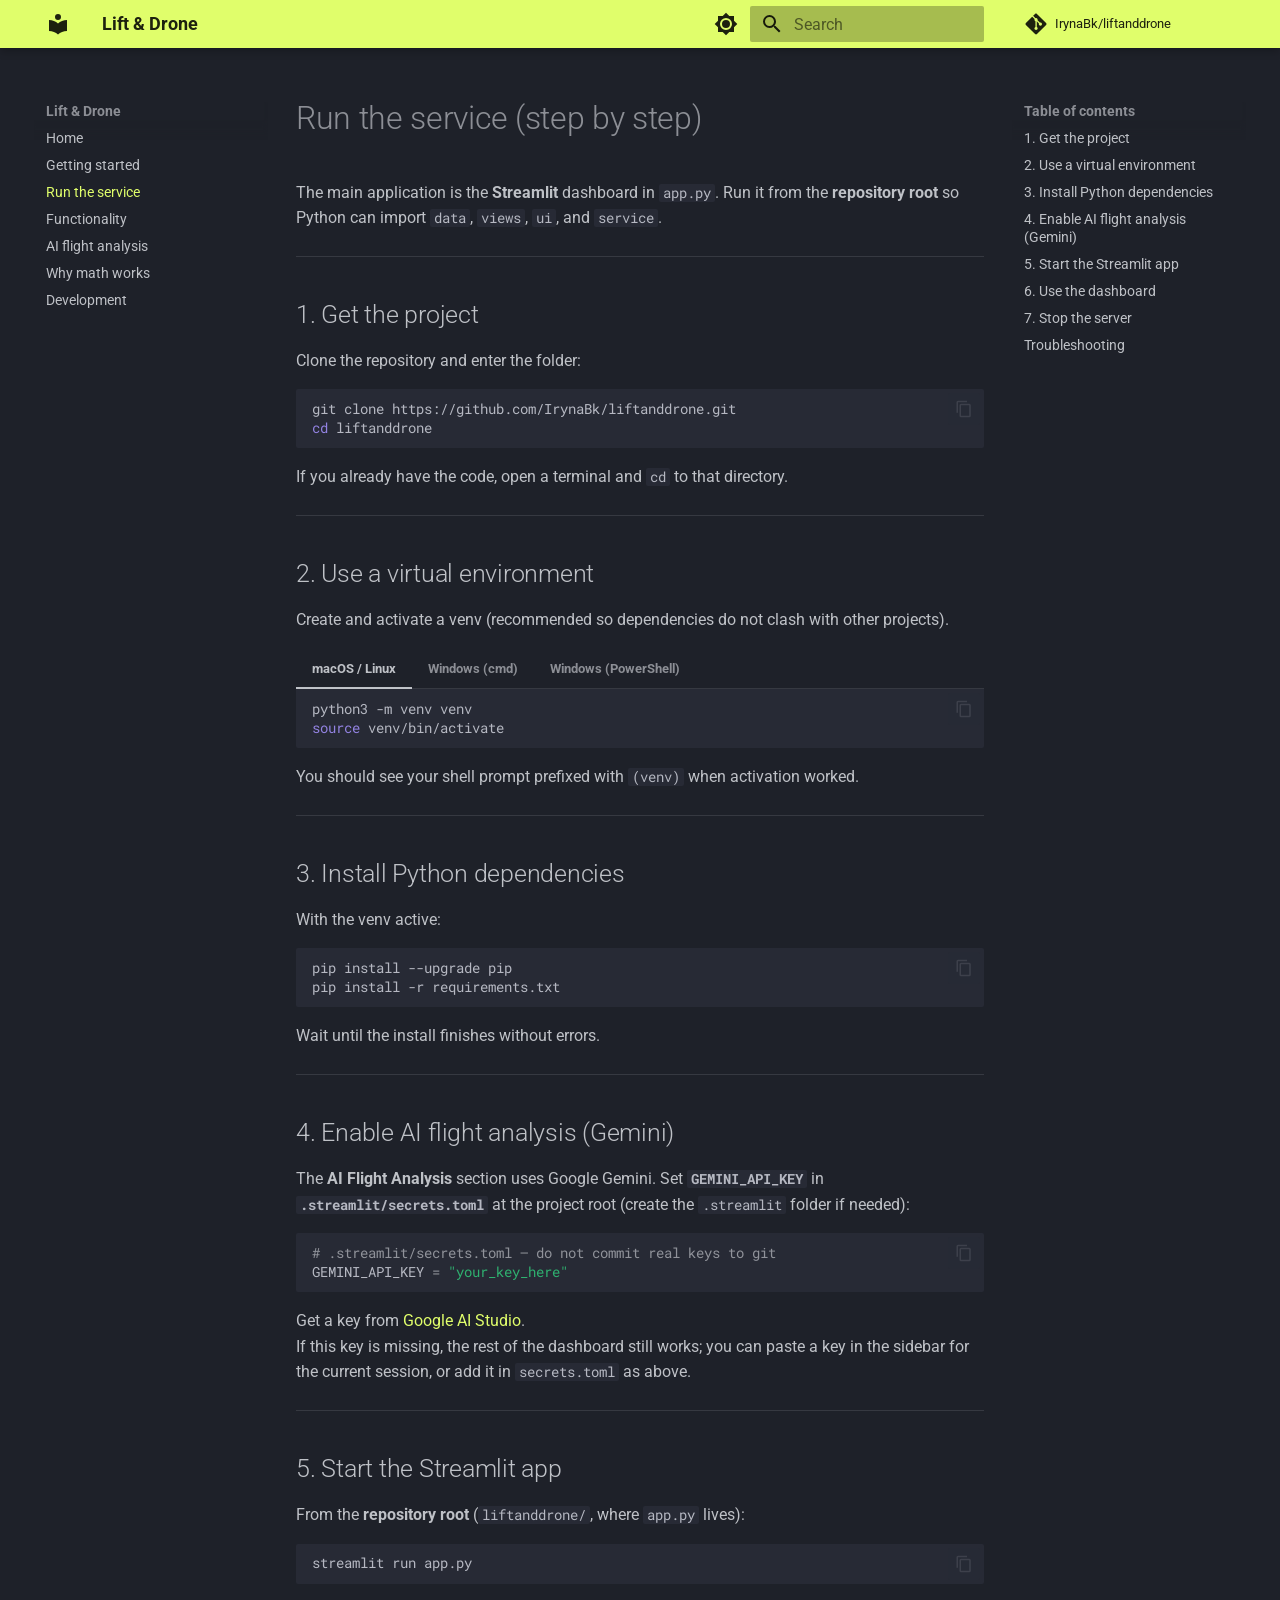
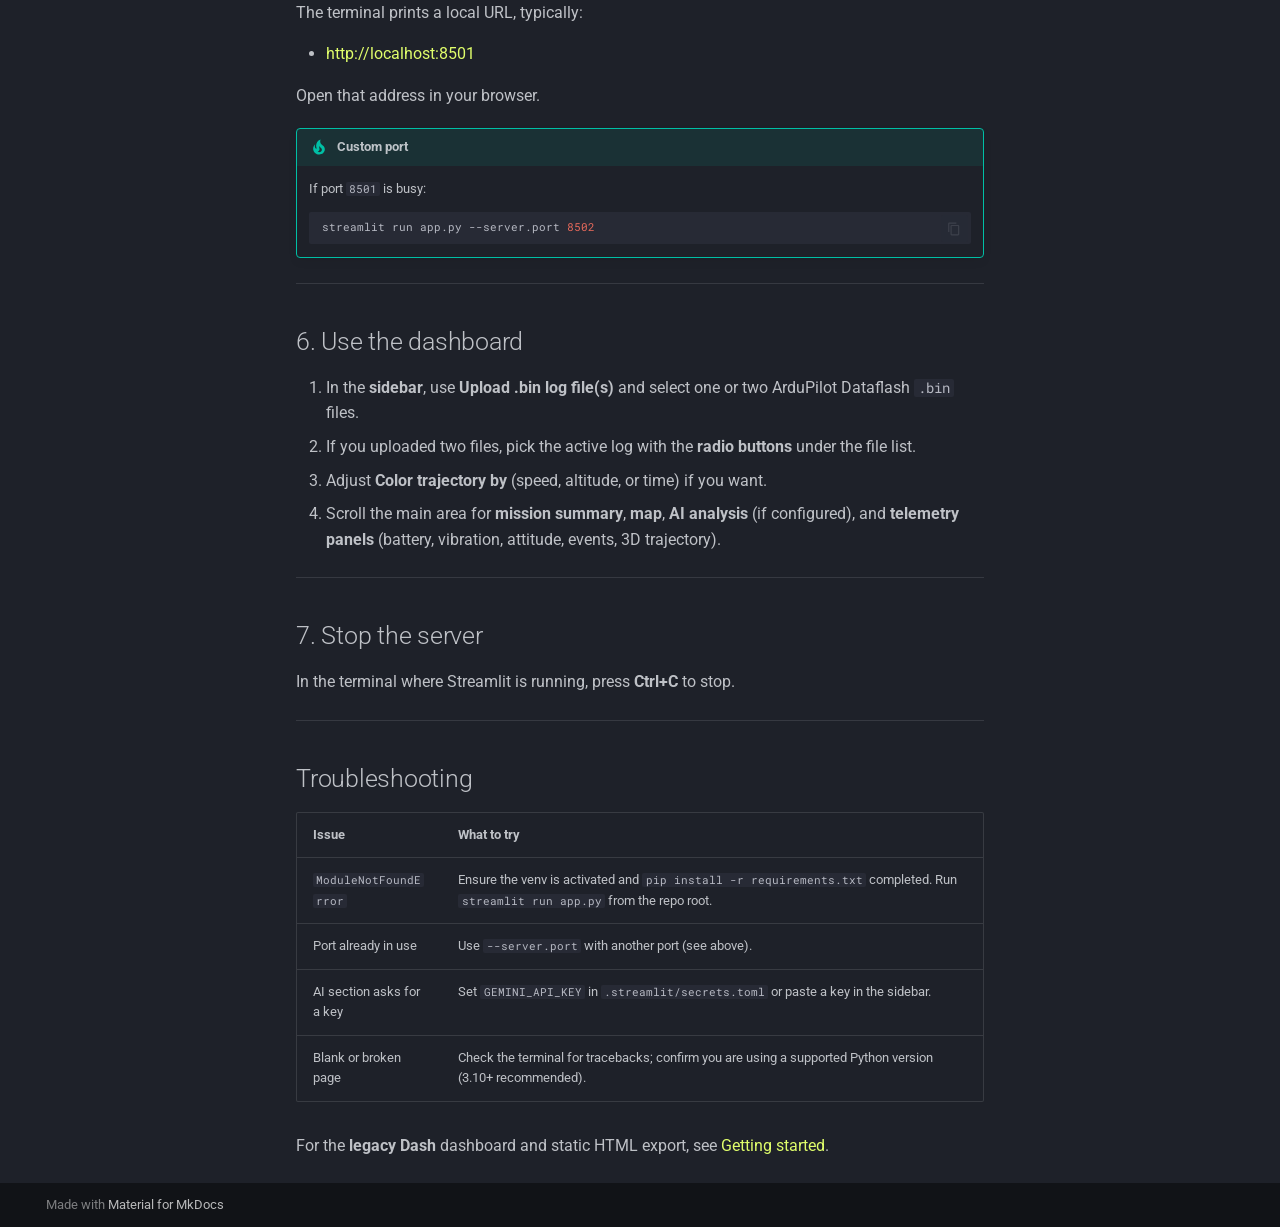
<file: run-service/index.html>
<!doctype html>
<html lang="en" class="no-js">
  <head>
    
      <meta charset="utf-8">
      <meta name="viewport" content="width=device-width,initial-scale=1">
      
        <meta name="description" content="UAV telemetry analysis and interactive dashboards for ArduPilot Dataflash logs">
      
      
        <meta name="author" content="Lift & Drone contributors">
      
      
      
        <link rel="prev" href="../getting-started/">
      
      
        <link rel="next" href="../functionality/">
      
      
        
      
      
      <link rel="icon" href="../assets/images/favicon.png">
      <meta name="generator" content="mkdocs-1.6.1, mkdocs-material-9.7.6">
    
    
      
        <title>Run the service - Lift & Drone</title>
      
    
    
      <link rel="stylesheet" href="../assets/stylesheets/main.484c7ddc.min.css">
      
        
        <link rel="stylesheet" href="../assets/stylesheets/palette.ab4e12ef.min.css">
      
      


    
    
      
    
    
      
        
        
        <link rel="preconnect" href="https://fonts.gstatic.com" crossorigin>
        <link rel="stylesheet" href="https://fonts.googleapis.com/css?family=Roboto:300,300i,400,400i,700,700i%7CRoboto+Mono:400,400i,700,700i&display=fallback">
        <style>:root{--md-text-font:"Roboto";--md-code-font:"Roboto Mono"}</style>
      
    
    
      <link rel="stylesheet" href="../stylesheets/extra.css">
    
    <script>__md_scope=new URL("..",location),__md_hash=e=>[...e].reduce(((e,_)=>(e<<5)-e+_.charCodeAt(0)),0),__md_get=(e,_=localStorage,t=__md_scope)=>JSON.parse(_.getItem(t.pathname+"."+e)),__md_set=(e,_,t=localStorage,a=__md_scope)=>{try{t.setItem(a.pathname+"."+e,JSON.stringify(_))}catch(e){}}</script>
    
      

    
    
  </head>
  
  
    
    
      
    
    
    
    
    <body dir="ltr" data-md-color-scheme="slate" data-md-color-primary="custom" data-md-color-accent="custom">
  
    
    <input class="md-toggle" data-md-toggle="drawer" type="checkbox" id="__drawer" autocomplete="off">
    <input class="md-toggle" data-md-toggle="search" type="checkbox" id="__search" autocomplete="off">
    <label class="md-overlay" for="__drawer"></label>
    <div data-md-component="skip">
      
        
        <a href="#run-the-service-step-by-step" class="md-skip">
          Skip to content
        </a>
      
    </div>
    <div data-md-component="announce">
      
    </div>
    
    
      

  

<header class="md-header md-header--shadow" data-md-component="header">
  <nav class="md-header__inner md-grid" aria-label="Header">
    <a href=".." title="Lift &amp; Drone" class="md-header__button md-logo" aria-label="Lift & Drone" data-md-component="logo">
      
  
  <svg xmlns="http://www.w3.org/2000/svg" viewBox="0 0 24 24"><path d="M12 8a3 3 0 0 0 3-3 3 3 0 0 0-3-3 3 3 0 0 0-3 3 3 3 0 0 0 3 3m0 3.54C9.64 9.35 6.5 8 3 8v11c3.5 0 6.64 1.35 9 3.54 2.36-2.19 5.5-3.54 9-3.54V8c-3.5 0-6.64 1.35-9 3.54"/></svg>

    </a>
    <label class="md-header__button md-icon" for="__drawer">
      
      <svg xmlns="http://www.w3.org/2000/svg" viewBox="0 0 24 24"><path d="M3 6h18v2H3zm0 5h18v2H3zm0 5h18v2H3z"/></svg>
    </label>
    <div class="md-header__title" data-md-component="header-title">
      <div class="md-header__ellipsis">
        <div class="md-header__topic">
          <span class="md-ellipsis">
            Lift & Drone
          </span>
        </div>
        <div class="md-header__topic" data-md-component="header-topic">
          <span class="md-ellipsis">
            
              Run the service
            
          </span>
        </div>
      </div>
    </div>
    
      
        <form class="md-header__option" data-md-component="palette">
  
    
    
    
    <input class="md-option" data-md-color-media="" data-md-color-scheme="slate" data-md-color-primary="custom" data-md-color-accent="custom"  aria-label="Switch to light mode"  type="radio" name="__palette" id="__palette_0">
    
      <label class="md-header__button md-icon" title="Switch to light mode" for="__palette_1" hidden>
        <svg xmlns="http://www.w3.org/2000/svg" viewBox="0 0 24 24"><path d="M12 8a4 4 0 0 0-4 4 4 4 0 0 0 4 4 4 4 0 0 0 4-4 4 4 0 0 0-4-4m0 10a6 6 0 0 1-6-6 6 6 0 0 1 6-6 6 6 0 0 1 6 6 6 6 0 0 1-6 6m8-9.31V4h-4.69L12 .69 8.69 4H4v4.69L.69 12 4 15.31V20h4.69L12 23.31 15.31 20H20v-4.69L23.31 12z"/></svg>
      </label>
    
  
    
    
    
    <input class="md-option" data-md-color-media="" data-md-color-scheme="default" data-md-color-primary="custom" data-md-color-accent="custom"  aria-label="Switch to dark mode"  type="radio" name="__palette" id="__palette_1">
    
      <label class="md-header__button md-icon" title="Switch to dark mode" for="__palette_0" hidden>
        <svg xmlns="http://www.w3.org/2000/svg" viewBox="0 0 24 24"><path d="M12 18c-.89 0-1.74-.2-2.5-.55C11.56 16.5 13 14.42 13 12s-1.44-4.5-3.5-5.45C10.26 6.2 11.11 6 12 6a6 6 0 0 1 6 6 6 6 0 0 1-6 6m8-9.31V4h-4.69L12 .69 8.69 4H4v4.69L.69 12 4 15.31V20h4.69L12 23.31 15.31 20H20v-4.69L23.31 12z"/></svg>
      </label>
    
  
</form>
      
    
    
      <script>var palette=__md_get("__palette");if(palette&&palette.color){if("(prefers-color-scheme)"===palette.color.media){var media=matchMedia("(prefers-color-scheme: light)"),input=document.querySelector(media.matches?"[data-md-color-media='(prefers-color-scheme: light)']":"[data-md-color-media='(prefers-color-scheme: dark)']");palette.color.media=input.getAttribute("data-md-color-media"),palette.color.scheme=input.getAttribute("data-md-color-scheme"),palette.color.primary=input.getAttribute("data-md-color-primary"),palette.color.accent=input.getAttribute("data-md-color-accent")}for(var[key,value]of Object.entries(palette.color))document.body.setAttribute("data-md-color-"+key,value)}</script>
    
    
    
      
      
        <label class="md-header__button md-icon" for="__search">
          
          <svg xmlns="http://www.w3.org/2000/svg" viewBox="0 0 24 24"><path d="M9.5 3A6.5 6.5 0 0 1 16 9.5c0 1.61-.59 3.09-1.56 4.23l.27.27h.79l5 5-1.5 1.5-5-5v-.79l-.27-.27A6.52 6.52 0 0 1 9.5 16 6.5 6.5 0 0 1 3 9.5 6.5 6.5 0 0 1 9.5 3m0 2C7 5 5 7 5 9.5S7 14 9.5 14 14 12 14 9.5 12 5 9.5 5"/></svg>
        </label>
        <div class="md-search" data-md-component="search" role="dialog">
  <label class="md-search__overlay" for="__search"></label>
  <div class="md-search__inner" role="search">
    <form class="md-search__form" name="search">
      <input type="text" class="md-search__input" name="query" aria-label="Search" placeholder="Search" autocapitalize="off" autocorrect="off" autocomplete="off" spellcheck="false" data-md-component="search-query" required>
      <label class="md-search__icon md-icon" for="__search">
        
        <svg xmlns="http://www.w3.org/2000/svg" viewBox="0 0 24 24"><path d="M9.5 3A6.5 6.5 0 0 1 16 9.5c0 1.61-.59 3.09-1.56 4.23l.27.27h.79l5 5-1.5 1.5-5-5v-.79l-.27-.27A6.52 6.52 0 0 1 9.5 16 6.5 6.5 0 0 1 3 9.5 6.5 6.5 0 0 1 9.5 3m0 2C7 5 5 7 5 9.5S7 14 9.5 14 14 12 14 9.5 12 5 9.5 5"/></svg>
        
        <svg xmlns="http://www.w3.org/2000/svg" viewBox="0 0 24 24"><path d="M20 11v2H8l5.5 5.5-1.42 1.42L4.16 12l7.92-7.92L13.5 5.5 8 11z"/></svg>
      </label>
      <nav class="md-search__options" aria-label="Search">
        
        <button type="reset" class="md-search__icon md-icon" title="Clear" aria-label="Clear" tabindex="-1">
          
          <svg xmlns="http://www.w3.org/2000/svg" viewBox="0 0 24 24"><path d="M19 6.41 17.59 5 12 10.59 6.41 5 5 6.41 10.59 12 5 17.59 6.41 19 12 13.41 17.59 19 19 17.59 13.41 12z"/></svg>
        </button>
      </nav>
      
        <div class="md-search__suggest" data-md-component="search-suggest"></div>
      
    </form>
    <div class="md-search__output">
      <div class="md-search__scrollwrap" tabindex="0" data-md-scrollfix>
        <div class="md-search-result" data-md-component="search-result">
          <div class="md-search-result__meta">
            Initializing search
          </div>
          <ol class="md-search-result__list" role="presentation"></ol>
        </div>
      </div>
    </div>
  </div>
</div>
      
    
    
      <div class="md-header__source">
        <a href="https://github.com/IrynaBk/liftanddrone" title="Go to repository" class="md-source" data-md-component="source">
  <div class="md-source__icon md-icon">
    
    <svg xmlns="http://www.w3.org/2000/svg" viewBox="0 0 448 512"><!--! Font Awesome Free 7.1.0 by @fontawesome - https://fontawesome.com License - https://fontawesome.com/license/free (Icons: CC BY 4.0, Fonts: SIL OFL 1.1, Code: MIT License) Copyright 2025 Fonticons, Inc.--><path d="M439.6 236.1 244 40.5c-5.4-5.5-12.8-8.5-20.4-8.5s-15 3-20.4 8.4L162.5 81l51.5 51.5c27.1-9.1 52.7 16.8 43.4 43.7l49.7 49.7c34.2-11.8 61.2 31 35.5 56.7-26.5 26.5-70.2-2.9-56-37.3L240.3 199v121.9c25.3 12.5 22.3 41.8 9.1 55-6.4 6.4-15.2 10.1-24.3 10.1s-17.8-3.6-24.3-10.1c-17.6-17.6-11.1-46.9 11.2-56v-123c-20.8-8.5-24.6-30.7-18.6-45L142.6 101 8.5 235.1C3 240.6 0 247.9 0 255.5s3 15 8.5 20.4l195.6 195.7c5.4 5.4 12.7 8.4 20.4 8.4s15-3 20.4-8.4l194.7-194.7c5.4-5.4 8.4-12.8 8.4-20.4s-3-15-8.4-20.4"/></svg>
  </div>
  <div class="md-source__repository">
    IrynaBk/liftanddrone
  </div>
</a>
      </div>
    
  </nav>
  
</header>
    
    <div class="md-container" data-md-component="container">
      
      
        
          
        
      
      <main class="md-main" data-md-component="main">
        <div class="md-main__inner md-grid">
          
            
              
              <div class="md-sidebar md-sidebar--primary" data-md-component="sidebar" data-md-type="navigation" >
                <div class="md-sidebar__scrollwrap">
                  <div class="md-sidebar__inner">
                    



<nav class="md-nav md-nav--primary" aria-label="Navigation" data-md-level="0">
  <label class="md-nav__title" for="__drawer">
    <a href=".." title="Lift &amp; Drone" class="md-nav__button md-logo" aria-label="Lift & Drone" data-md-component="logo">
      
  
  <svg xmlns="http://www.w3.org/2000/svg" viewBox="0 0 24 24"><path d="M12 8a3 3 0 0 0 3-3 3 3 0 0 0-3-3 3 3 0 0 0-3 3 3 3 0 0 0 3 3m0 3.54C9.64 9.35 6.5 8 3 8v11c3.5 0 6.64 1.35 9 3.54 2.36-2.19 5.5-3.54 9-3.54V8c-3.5 0-6.64 1.35-9 3.54"/></svg>

    </a>
    Lift & Drone
  </label>
  
    <div class="md-nav__source">
      <a href="https://github.com/IrynaBk/liftanddrone" title="Go to repository" class="md-source" data-md-component="source">
  <div class="md-source__icon md-icon">
    
    <svg xmlns="http://www.w3.org/2000/svg" viewBox="0 0 448 512"><!--! Font Awesome Free 7.1.0 by @fontawesome - https://fontawesome.com License - https://fontawesome.com/license/free (Icons: CC BY 4.0, Fonts: SIL OFL 1.1, Code: MIT License) Copyright 2025 Fonticons, Inc.--><path d="M439.6 236.1 244 40.5c-5.4-5.5-12.8-8.5-20.4-8.5s-15 3-20.4 8.4L162.5 81l51.5 51.5c27.1-9.1 52.7 16.8 43.4 43.7l49.7 49.7c34.2-11.8 61.2 31 35.5 56.7-26.5 26.5-70.2-2.9-56-37.3L240.3 199v121.9c25.3 12.5 22.3 41.8 9.1 55-6.4 6.4-15.2 10.1-24.3 10.1s-17.8-3.6-24.3-10.1c-17.6-17.6-11.1-46.9 11.2-56v-123c-20.8-8.5-24.6-30.7-18.6-45L142.6 101 8.5 235.1C3 240.6 0 247.9 0 255.5s3 15 8.5 20.4l195.6 195.7c5.4 5.4 12.7 8.4 20.4 8.4s15-3 20.4-8.4l194.7-194.7c5.4-5.4 8.4-12.8 8.4-20.4s-3-15-8.4-20.4"/></svg>
  </div>
  <div class="md-source__repository">
    IrynaBk/liftanddrone
  </div>
</a>
    </div>
  
  <ul class="md-nav__list" data-md-scrollfix>
    
      
      
  
  
  
  
    <li class="md-nav__item">
      <a href=".." class="md-nav__link">
        
  
  
  <span class="md-ellipsis">
    
  
    Home
  

    
  </span>
  
  

      </a>
    </li>
  

    
      
      
  
  
  
  
    <li class="md-nav__item">
      <a href="../getting-started/" class="md-nav__link">
        
  
  
  <span class="md-ellipsis">
    
  
    Getting started
  

    
  </span>
  
  

      </a>
    </li>
  

    
      
      
  
  
    
  
  
  
    <li class="md-nav__item md-nav__item--active">
      
      <input class="md-nav__toggle md-toggle" type="checkbox" id="__toc">
      
      
        
      
      
        <label class="md-nav__link md-nav__link--active" for="__toc">
          
  
  
  <span class="md-ellipsis">
    
  
    Run the service
  

    
  </span>
  
  

          <span class="md-nav__icon md-icon"></span>
        </label>
      
      <a href="./" class="md-nav__link md-nav__link--active">
        
  
  
  <span class="md-ellipsis">
    
  
    Run the service
  

    
  </span>
  
  

      </a>
      
        

<nav class="md-nav md-nav--secondary" aria-label="Table of contents">
  
  
  
    
  
  
    <label class="md-nav__title" for="__toc">
      <span class="md-nav__icon md-icon"></span>
      Table of contents
    </label>
    <ul class="md-nav__list" data-md-component="toc" data-md-scrollfix>
      
        <li class="md-nav__item">
  <a href="#1-get-the-project" class="md-nav__link">
    <span class="md-ellipsis">
      
        1. Get the project
      
    </span>
  </a>
  
</li>
      
        <li class="md-nav__item">
  <a href="#2-use-a-virtual-environment" class="md-nav__link">
    <span class="md-ellipsis">
      
        2. Use a virtual environment
      
    </span>
  </a>
  
</li>
      
        <li class="md-nav__item">
  <a href="#3-install-python-dependencies" class="md-nav__link">
    <span class="md-ellipsis">
      
        3. Install Python dependencies
      
    </span>
  </a>
  
</li>
      
        <li class="md-nav__item">
  <a href="#4-enable-ai-flight-analysis-gemini" class="md-nav__link">
    <span class="md-ellipsis">
      
        4. Enable AI flight analysis (Gemini)
      
    </span>
  </a>
  
</li>
      
        <li class="md-nav__item">
  <a href="#5-start-the-streamlit-app" class="md-nav__link">
    <span class="md-ellipsis">
      
        5. Start the Streamlit app
      
    </span>
  </a>
  
</li>
      
        <li class="md-nav__item">
  <a href="#6-use-the-dashboard" class="md-nav__link">
    <span class="md-ellipsis">
      
        6. Use the dashboard
      
    </span>
  </a>
  
</li>
      
        <li class="md-nav__item">
  <a href="#7-stop-the-server" class="md-nav__link">
    <span class="md-ellipsis">
      
        7. Stop the server
      
    </span>
  </a>
  
</li>
      
        <li class="md-nav__item">
  <a href="#troubleshooting" class="md-nav__link">
    <span class="md-ellipsis">
      
        Troubleshooting
      
    </span>
  </a>
  
</li>
      
    </ul>
  
</nav>
      
    </li>
  

    
      
      
  
  
  
  
    <li class="md-nav__item">
      <a href="../functionality/" class="md-nav__link">
        
  
  
  <span class="md-ellipsis">
    
  
    Functionality
  

    
  </span>
  
  

      </a>
    </li>
  

    
      
      
  
  
  
  
    <li class="md-nav__item">
      <a href="../ai-flight-analysis/" class="md-nav__link">
        
  
  
  <span class="md-ellipsis">
    
  
    AI flight analysis
  

    
  </span>
  
  

      </a>
    </li>
  

    
      
      
  
  
  
  
    <li class="md-nav__item">
      <a href="../why-math/" class="md-nav__link">
        
  
  
  <span class="md-ellipsis">
    
  
    Why math works
  

    
  </span>
  
  

      </a>
    </li>
  

    
      
      
  
  
  
  
    <li class="md-nav__item">
      <a href="../development/" class="md-nav__link">
        
  
  
  <span class="md-ellipsis">
    
  
    Development
  

    
  </span>
  
  

      </a>
    </li>
  

    
  </ul>
</nav>
                  </div>
                </div>
              </div>
            
            
              
              <div class="md-sidebar md-sidebar--secondary" data-md-component="sidebar" data-md-type="toc" >
                <div class="md-sidebar__scrollwrap">
                  <div class="md-sidebar__inner">
                    

<nav class="md-nav md-nav--secondary" aria-label="Table of contents">
  
  
  
    
  
  
    <label class="md-nav__title" for="__toc">
      <span class="md-nav__icon md-icon"></span>
      Table of contents
    </label>
    <ul class="md-nav__list" data-md-component="toc" data-md-scrollfix>
      
        <li class="md-nav__item">
  <a href="#1-get-the-project" class="md-nav__link">
    <span class="md-ellipsis">
      
        1. Get the project
      
    </span>
  </a>
  
</li>
      
        <li class="md-nav__item">
  <a href="#2-use-a-virtual-environment" class="md-nav__link">
    <span class="md-ellipsis">
      
        2. Use a virtual environment
      
    </span>
  </a>
  
</li>
      
        <li class="md-nav__item">
  <a href="#3-install-python-dependencies" class="md-nav__link">
    <span class="md-ellipsis">
      
        3. Install Python dependencies
      
    </span>
  </a>
  
</li>
      
        <li class="md-nav__item">
  <a href="#4-enable-ai-flight-analysis-gemini" class="md-nav__link">
    <span class="md-ellipsis">
      
        4. Enable AI flight analysis (Gemini)
      
    </span>
  </a>
  
</li>
      
        <li class="md-nav__item">
  <a href="#5-start-the-streamlit-app" class="md-nav__link">
    <span class="md-ellipsis">
      
        5. Start the Streamlit app
      
    </span>
  </a>
  
</li>
      
        <li class="md-nav__item">
  <a href="#6-use-the-dashboard" class="md-nav__link">
    <span class="md-ellipsis">
      
        6. Use the dashboard
      
    </span>
  </a>
  
</li>
      
        <li class="md-nav__item">
  <a href="#7-stop-the-server" class="md-nav__link">
    <span class="md-ellipsis">
      
        7. Stop the server
      
    </span>
  </a>
  
</li>
      
        <li class="md-nav__item">
  <a href="#troubleshooting" class="md-nav__link">
    <span class="md-ellipsis">
      
        Troubleshooting
      
    </span>
  </a>
  
</li>
      
    </ul>
  
</nav>
                  </div>
                </div>
              </div>
            
          
          
            <div class="md-content" data-md-component="content">
              
              <article class="md-content__inner md-typeset">
                
                  


  
  


<h1 id="run-the-service-step-by-step">Run the service (step by step)<a class="headerlink" href="#run-the-service-step-by-step" title="Permanent link">&para;</a></h1>
<p>The main application is the <strong>Streamlit</strong> dashboard in <code>app.py</code>. Run it from the <strong>repository root</strong> so Python can import <code>data</code>, <code>views</code>, <code>ui</code>, and <code>service</code>.</p>
<hr />
<h2 id="1-get-the-project">1. Get the project<a class="headerlink" href="#1-get-the-project" title="Permanent link">&para;</a></h2>
<p>Clone the repository and enter the folder:</p>
<div class="highlight"><pre><span></span><code>git<span class="w"> </span>clone<span class="w"> </span>https://github.com/IrynaBk/liftanddrone.git
<span class="nb">cd</span><span class="w"> </span>liftanddrone
</code></pre></div>
<p>If you already have the code, open a terminal and <code>cd</code> to that directory.</p>
<hr />
<h2 id="2-use-a-virtual-environment">2. Use a virtual environment<a class="headerlink" href="#2-use-a-virtual-environment" title="Permanent link">&para;</a></h2>
<p>Create and activate a venv (recommended so dependencies do not clash with other projects).</p>
<div class="tabbed-set tabbed-alternate" data-tabs="1:3"><input checked="checked" id="__tabbed_1_1" name="__tabbed_1" type="radio" /><input id="__tabbed_1_2" name="__tabbed_1" type="radio" /><input id="__tabbed_1_3" name="__tabbed_1" type="radio" /><div class="tabbed-labels"><label for="__tabbed_1_1">macOS / Linux</label><label for="__tabbed_1_2">Windows (cmd)</label><label for="__tabbed_1_3">Windows (PowerShell)</label></div>
<div class="tabbed-content">
<div class="tabbed-block">
<div class="highlight"><pre><span></span><code>python3<span class="w"> </span>-m<span class="w"> </span>venv<span class="w"> </span>venv
<span class="nb">source</span><span class="w"> </span>venv/bin/activate
</code></pre></div>
</div>
<div class="tabbed-block">
<div class="highlight"><pre><span></span><code>py -m venv venv
venv\Scripts\activate.bat
</code></pre></div>
</div>
<div class="tabbed-block">
<div class="highlight"><pre><span></span><code><span class="n">py</span> <span class="n">-m</span> <span class="n">venv</span> <span class="n">venv</span>
<span class="p">.\</span><span class="n">venv</span><span class="p">\</span><span class="n">Scripts</span><span class="p">\</span><span class="n">Activate</span><span class="p">.</span><span class="n">ps1</span>
</code></pre></div>
</div>
</div>
</div>
<p>You should see your shell prompt prefixed with <code>(venv)</code> when activation worked.</p>
<hr />
<h2 id="3-install-python-dependencies">3. Install Python dependencies<a class="headerlink" href="#3-install-python-dependencies" title="Permanent link">&para;</a></h2>
<p>With the venv active:</p>
<div class="highlight"><pre><span></span><code>pip<span class="w"> </span>install<span class="w"> </span>--upgrade<span class="w"> </span>pip
pip<span class="w"> </span>install<span class="w"> </span>-r<span class="w"> </span>requirements.txt
</code></pre></div>
<p>Wait until the install finishes without errors.</p>
<hr />
<h2 id="4-enable-ai-flight-analysis-gemini">4. Enable AI flight analysis (Gemini)<a class="headerlink" href="#4-enable-ai-flight-analysis-gemini" title="Permanent link">&para;</a></h2>
<p>The <strong>AI Flight Analysis</strong> section uses Google Gemini. Set <strong><code>GEMINI_API_KEY</code></strong> in <strong><code>.streamlit/secrets.toml</code></strong> at the project root (create the <code>.streamlit</code> folder if needed):</p>
<div class="highlight"><pre><span></span><code><span class="c1"># .streamlit/secrets.toml — do not commit real keys to git</span>
<span class="n">GEMINI_API_KEY</span><span class="w"> </span><span class="o">=</span><span class="w"> </span><span class="s2">&quot;your_key_here&quot;</span>
</code></pre></div>
<p>Get a key from <a href="https://aistudio.google.com/app/apikey">Google AI Studio</a>.<br />
If this key is missing, the rest of the dashboard still works; you can paste a key in the sidebar for the current session, or add it in <code>secrets.toml</code> as above.</p>
<hr />
<h2 id="5-start-the-streamlit-app">5. Start the Streamlit app<a class="headerlink" href="#5-start-the-streamlit-app" title="Permanent link">&para;</a></h2>
<p>From the <strong>repository root</strong> (<code>liftanddrone/</code>, where <code>app.py</code> lives):</p>
<div class="highlight"><pre><span></span><code>streamlit<span class="w"> </span>run<span class="w"> </span>app.py
</code></pre></div>
<p>The terminal prints a local URL, typically:</p>
<ul>
<li><a href="http://localhost:8501">http://localhost:8501</a></li>
</ul>
<p>Open that address in your browser.</p>
<div class="admonition tip">
<p class="admonition-title">Custom port</p>
<p>If port <code>8501</code> is busy:</p>
<div class="highlight"><pre><span></span><code>streamlit<span class="w"> </span>run<span class="w"> </span>app.py<span class="w"> </span>--server.port<span class="w"> </span><span class="m">8502</span>
</code></pre></div>
</div>
<hr />
<h2 id="6-use-the-dashboard">6. Use the dashboard<a class="headerlink" href="#6-use-the-dashboard" title="Permanent link">&para;</a></h2>
<ol>
<li>In the <strong>sidebar</strong>, use <strong>Upload .bin log file(s)</strong> and select one or two ArduPilot Dataflash <code>.bin</code> files.</li>
<li>If you uploaded two files, pick the active log with the <strong>radio buttons</strong> under the file list.</li>
<li>Adjust <strong>Color trajectory by</strong> (speed, altitude, or time) if you want.</li>
<li>Scroll the main area for <strong>mission summary</strong>, <strong>map</strong>, <strong>AI analysis</strong> (if configured), and <strong>telemetry panels</strong> (battery, vibration, attitude, events, 3D trajectory).</li>
</ol>
<hr />
<h2 id="7-stop-the-server">7. Stop the server<a class="headerlink" href="#7-stop-the-server" title="Permanent link">&para;</a></h2>
<p>In the terminal where Streamlit is running, press <strong>Ctrl+C</strong> to stop.</p>
<hr />
<h2 id="troubleshooting">Troubleshooting<a class="headerlink" href="#troubleshooting" title="Permanent link">&para;</a></h2>
<table>
<thead>
<tr>
<th>Issue</th>
<th>What to try</th>
</tr>
</thead>
<tbody>
<tr>
<td><code>ModuleNotFoundError</code></td>
<td>Ensure the venv is activated and <code>pip install -r requirements.txt</code> completed. Run <code>streamlit run app.py</code> from the repo root.</td>
</tr>
<tr>
<td>Port already in use</td>
<td>Use <code>--server.port</code> with another port (see above).</td>
</tr>
<tr>
<td>AI section asks for a key</td>
<td>Set <code>GEMINI_API_KEY</code> in <code>.streamlit/secrets.toml</code> or paste a key in the sidebar.</td>
</tr>
<tr>
<td>Blank or broken page</td>
<td>Check the terminal for tracebacks; confirm you are using a supported Python version (3.10+ recommended).</td>
</tr>
</tbody>
</table>
<p>For the <strong>legacy Dash</strong> dashboard and static HTML export, see <a href="../getting-started/#run-the-legacy-dash-dashboard">Getting started</a>.</p>












                
              </article>
            </div>
          
          
<script>var target=document.getElementById(location.hash.slice(1));target&&target.name&&(target.checked=target.name.startsWith("__tabbed_"))</script>
        </div>
        
      </main>
      
        <footer class="md-footer">
  
  <div class="md-footer-meta md-typeset">
    <div class="md-footer-meta__inner md-grid">
      <div class="md-copyright">
  
  
    Made with
    <a href="https://squidfunk.github.io/mkdocs-material/" target="_blank" rel="noopener">
      Material for MkDocs
    </a>
  
</div>
      
    </div>
  </div>
</footer>
      
    </div>
    <div class="md-dialog" data-md-component="dialog">
      <div class="md-dialog__inner md-typeset"></div>
    </div>
    
    
    
      
      
      <script id="__config" type="application/json">{"annotate": null, "base": "..", "features": ["navigation.sections", "navigation.expand", "search.suggest", "search.highlight", "content.code.copy"], "search": "../assets/javascripts/workers/search.2c215733.min.js", "tags": null, "translations": {"clipboard.copied": "Copied to clipboard", "clipboard.copy": "Copy to clipboard", "search.result.more.one": "1 more on this page", "search.result.more.other": "# more on this page", "search.result.none": "No matching documents", "search.result.one": "1 matching document", "search.result.other": "# matching documents", "search.result.placeholder": "Type to start searching", "search.result.term.missing": "Missing", "select.version": "Select version"}, "version": null}</script>
    
    
      <script src="../assets/javascripts/bundle.79ae519e.min.js"></script>
      
    
  </body>
</html>
</file>
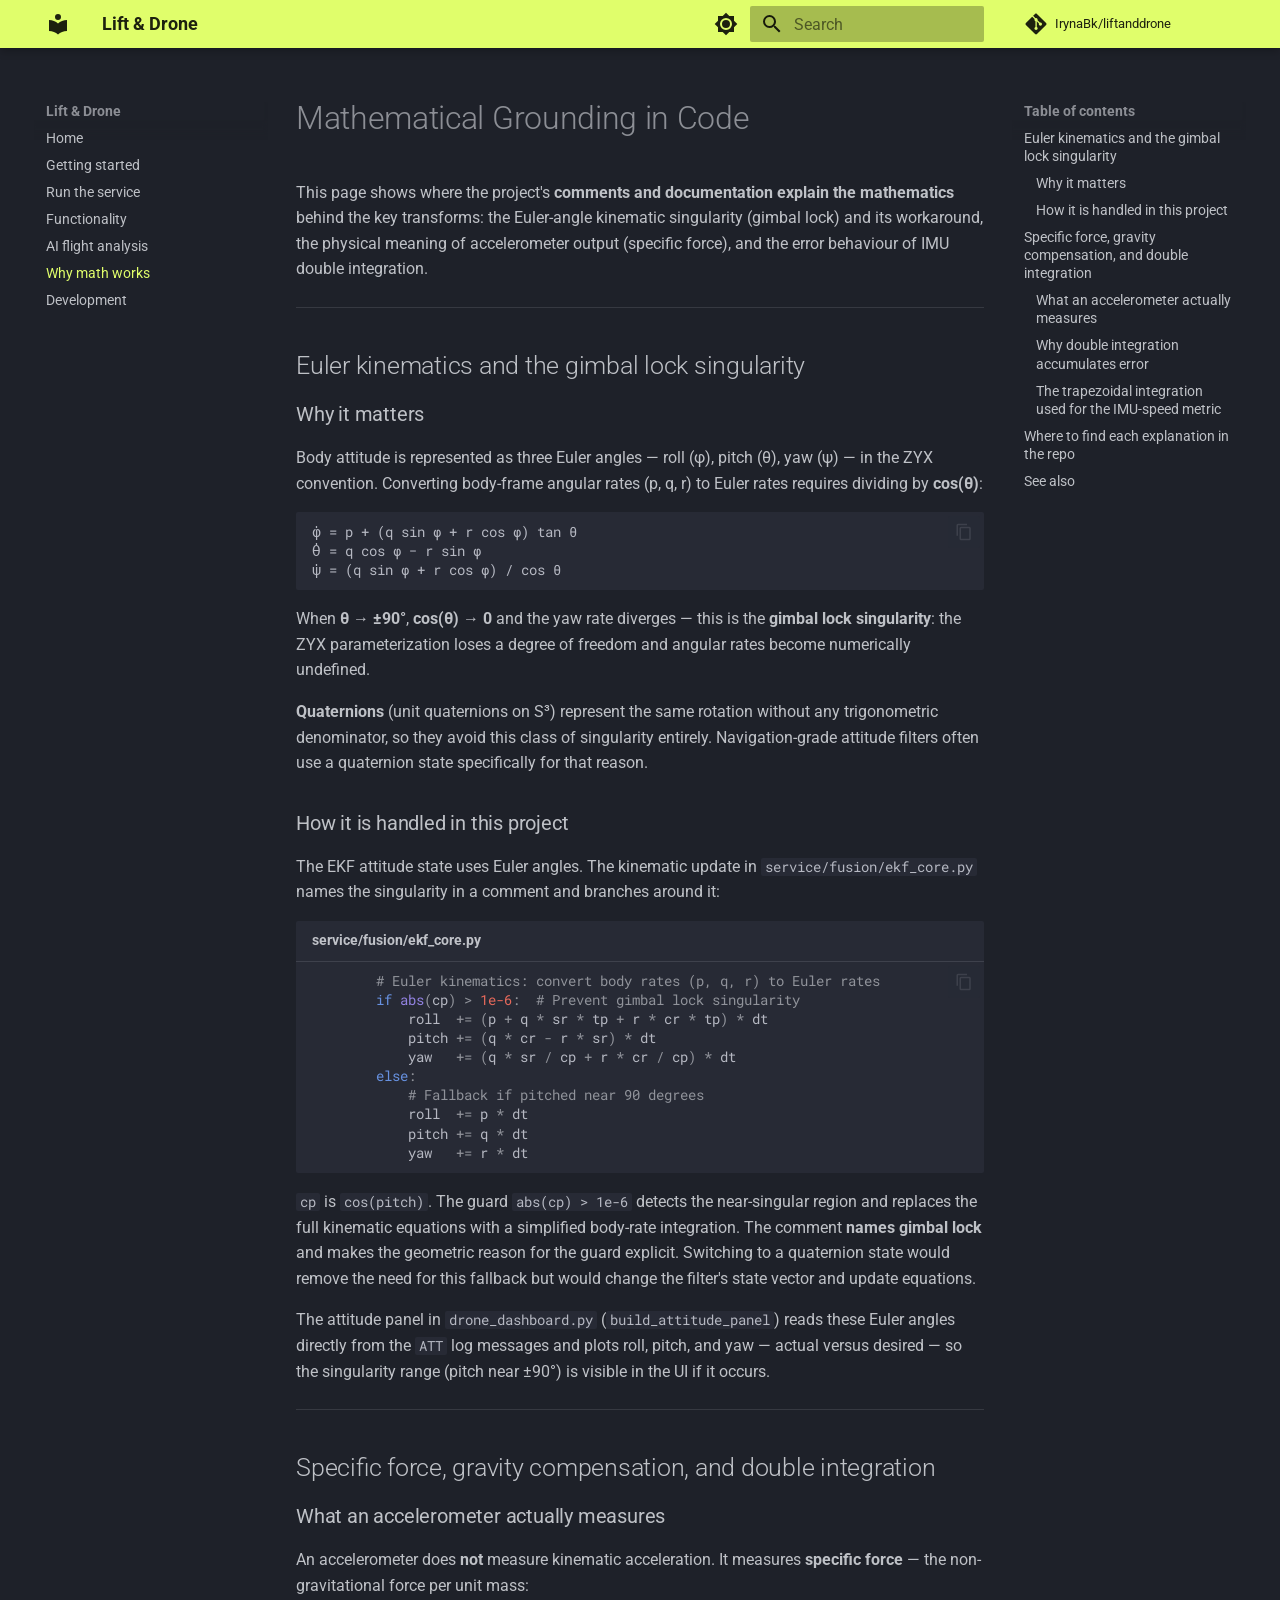
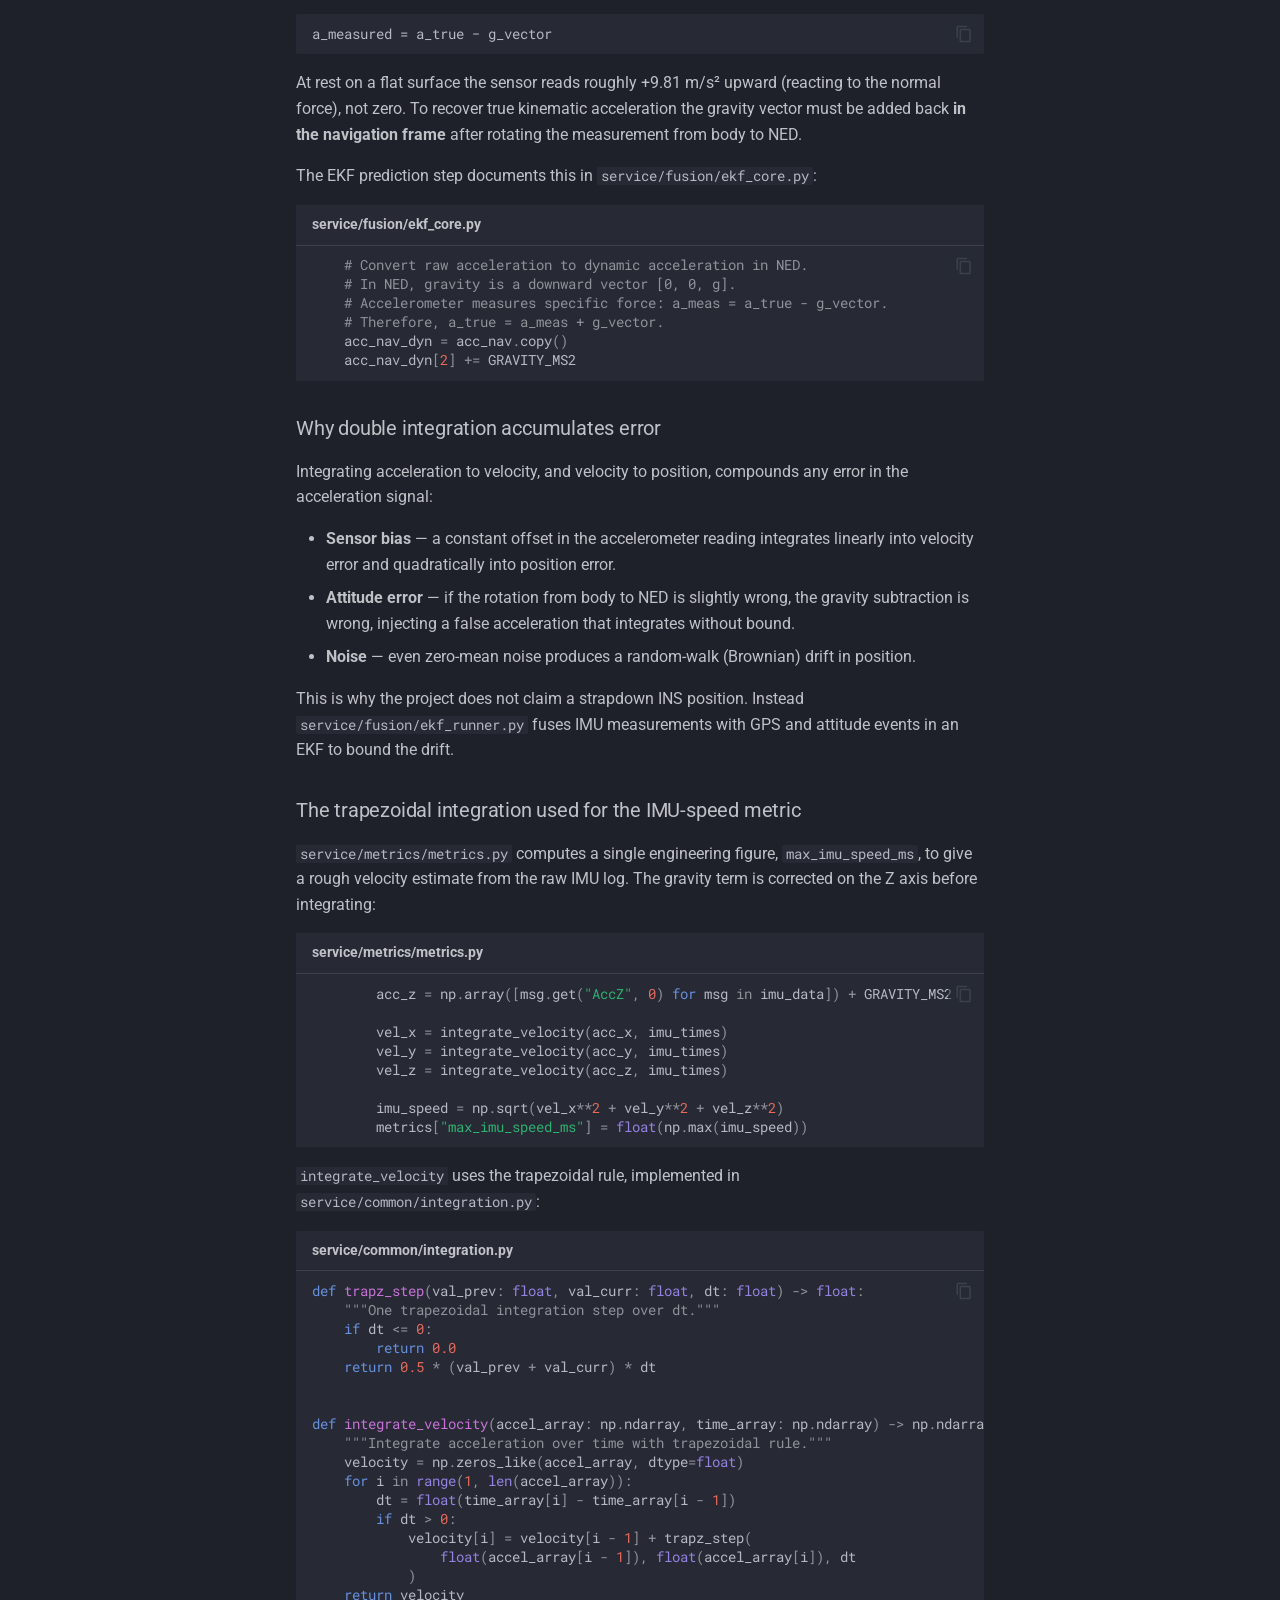
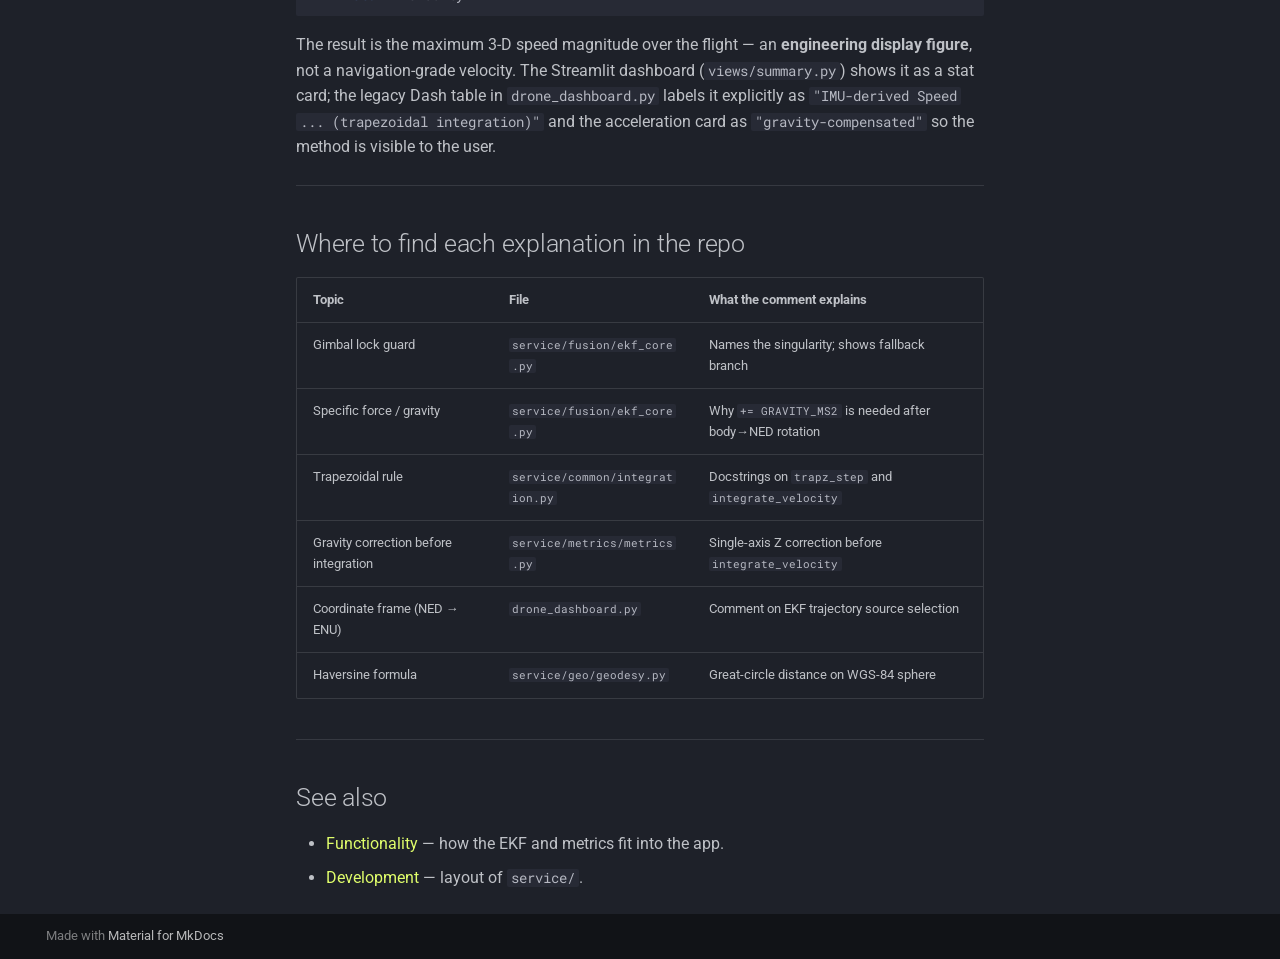
<file: why-math/index.html>
<!doctype html>
<html lang="en" class="no-js">
  <head>
    
      <meta charset="utf-8">
      <meta name="viewport" content="width=device-width,initial-scale=1">
      
        <meta name="description" content="UAV telemetry analysis and interactive dashboards for ArduPilot Dataflash logs">
      
      
        <meta name="author" content="Lift & Drone contributors">
      
      
      
        <link rel="prev" href="../ai-flight-analysis/">
      
      
        <link rel="next" href="../development/">
      
      
        
      
      
      <link rel="icon" href="../assets/images/favicon.png">
      <meta name="generator" content="mkdocs-1.6.1, mkdocs-material-9.7.6">
    
    
      
        <title>Why math works - Lift & Drone</title>
      
    
    
      <link rel="stylesheet" href="../assets/stylesheets/main.484c7ddc.min.css">
      
        
        <link rel="stylesheet" href="../assets/stylesheets/palette.ab4e12ef.min.css">
      
      


    
    
      
    
    
      
        
        
        <link rel="preconnect" href="https://fonts.gstatic.com" crossorigin>
        <link rel="stylesheet" href="https://fonts.googleapis.com/css?family=Roboto:300,300i,400,400i,700,700i%7CRoboto+Mono:400,400i,700,700i&display=fallback">
        <style>:root{--md-text-font:"Roboto";--md-code-font:"Roboto Mono"}</style>
      
    
    
      <link rel="stylesheet" href="../stylesheets/extra.css">
    
    <script>__md_scope=new URL("..",location),__md_hash=e=>[...e].reduce(((e,_)=>(e<<5)-e+_.charCodeAt(0)),0),__md_get=(e,_=localStorage,t=__md_scope)=>JSON.parse(_.getItem(t.pathname+"."+e)),__md_set=(e,_,t=localStorage,a=__md_scope)=>{try{t.setItem(a.pathname+"."+e,JSON.stringify(_))}catch(e){}}</script>
    
      

    
    
  </head>
  
  
    
    
      
    
    
    
    
    <body dir="ltr" data-md-color-scheme="slate" data-md-color-primary="custom" data-md-color-accent="custom">
  
    
    <input class="md-toggle" data-md-toggle="drawer" type="checkbox" id="__drawer" autocomplete="off">
    <input class="md-toggle" data-md-toggle="search" type="checkbox" id="__search" autocomplete="off">
    <label class="md-overlay" for="__drawer"></label>
    <div data-md-component="skip">
      
        
        <a href="#mathematical-grounding-in-code" class="md-skip">
          Skip to content
        </a>
      
    </div>
    <div data-md-component="announce">
      
    </div>
    
    
      

  

<header class="md-header md-header--shadow" data-md-component="header">
  <nav class="md-header__inner md-grid" aria-label="Header">
    <a href=".." title="Lift &amp; Drone" class="md-header__button md-logo" aria-label="Lift & Drone" data-md-component="logo">
      
  
  <svg xmlns="http://www.w3.org/2000/svg" viewBox="0 0 24 24"><path d="M12 8a3 3 0 0 0 3-3 3 3 0 0 0-3-3 3 3 0 0 0-3 3 3 3 0 0 0 3 3m0 3.54C9.64 9.35 6.5 8 3 8v11c3.5 0 6.64 1.35 9 3.54 2.36-2.19 5.5-3.54 9-3.54V8c-3.5 0-6.64 1.35-9 3.54"/></svg>

    </a>
    <label class="md-header__button md-icon" for="__drawer">
      
      <svg xmlns="http://www.w3.org/2000/svg" viewBox="0 0 24 24"><path d="M3 6h18v2H3zm0 5h18v2H3zm0 5h18v2H3z"/></svg>
    </label>
    <div class="md-header__title" data-md-component="header-title">
      <div class="md-header__ellipsis">
        <div class="md-header__topic">
          <span class="md-ellipsis">
            Lift & Drone
          </span>
        </div>
        <div class="md-header__topic" data-md-component="header-topic">
          <span class="md-ellipsis">
            
              Why math works
            
          </span>
        </div>
      </div>
    </div>
    
      
        <form class="md-header__option" data-md-component="palette">
  
    
    
    
    <input class="md-option" data-md-color-media="" data-md-color-scheme="slate" data-md-color-primary="custom" data-md-color-accent="custom"  aria-label="Switch to light mode"  type="radio" name="__palette" id="__palette_0">
    
      <label class="md-header__button md-icon" title="Switch to light mode" for="__palette_1" hidden>
        <svg xmlns="http://www.w3.org/2000/svg" viewBox="0 0 24 24"><path d="M12 8a4 4 0 0 0-4 4 4 4 0 0 0 4 4 4 4 0 0 0 4-4 4 4 0 0 0-4-4m0 10a6 6 0 0 1-6-6 6 6 0 0 1 6-6 6 6 0 0 1 6 6 6 6 0 0 1-6 6m8-9.31V4h-4.69L12 .69 8.69 4H4v4.69L.69 12 4 15.31V20h4.69L12 23.31 15.31 20H20v-4.69L23.31 12z"/></svg>
      </label>
    
  
    
    
    
    <input class="md-option" data-md-color-media="" data-md-color-scheme="default" data-md-color-primary="custom" data-md-color-accent="custom"  aria-label="Switch to dark mode"  type="radio" name="__palette" id="__palette_1">
    
      <label class="md-header__button md-icon" title="Switch to dark mode" for="__palette_0" hidden>
        <svg xmlns="http://www.w3.org/2000/svg" viewBox="0 0 24 24"><path d="M12 18c-.89 0-1.74-.2-2.5-.55C11.56 16.5 13 14.42 13 12s-1.44-4.5-3.5-5.45C10.26 6.2 11.11 6 12 6a6 6 0 0 1 6 6 6 6 0 0 1-6 6m8-9.31V4h-4.69L12 .69 8.69 4H4v4.69L.69 12 4 15.31V20h4.69L12 23.31 15.31 20H20v-4.69L23.31 12z"/></svg>
      </label>
    
  
</form>
      
    
    
      <script>var palette=__md_get("__palette");if(palette&&palette.color){if("(prefers-color-scheme)"===palette.color.media){var media=matchMedia("(prefers-color-scheme: light)"),input=document.querySelector(media.matches?"[data-md-color-media='(prefers-color-scheme: light)']":"[data-md-color-media='(prefers-color-scheme: dark)']");palette.color.media=input.getAttribute("data-md-color-media"),palette.color.scheme=input.getAttribute("data-md-color-scheme"),palette.color.primary=input.getAttribute("data-md-color-primary"),palette.color.accent=input.getAttribute("data-md-color-accent")}for(var[key,value]of Object.entries(palette.color))document.body.setAttribute("data-md-color-"+key,value)}</script>
    
    
    
      
      
        <label class="md-header__button md-icon" for="__search">
          
          <svg xmlns="http://www.w3.org/2000/svg" viewBox="0 0 24 24"><path d="M9.5 3A6.5 6.5 0 0 1 16 9.5c0 1.61-.59 3.09-1.56 4.23l.27.27h.79l5 5-1.5 1.5-5-5v-.79l-.27-.27A6.52 6.52 0 0 1 9.5 16 6.5 6.5 0 0 1 3 9.5 6.5 6.5 0 0 1 9.5 3m0 2C7 5 5 7 5 9.5S7 14 9.5 14 14 12 14 9.5 12 5 9.5 5"/></svg>
        </label>
        <div class="md-search" data-md-component="search" role="dialog">
  <label class="md-search__overlay" for="__search"></label>
  <div class="md-search__inner" role="search">
    <form class="md-search__form" name="search">
      <input type="text" class="md-search__input" name="query" aria-label="Search" placeholder="Search" autocapitalize="off" autocorrect="off" autocomplete="off" spellcheck="false" data-md-component="search-query" required>
      <label class="md-search__icon md-icon" for="__search">
        
        <svg xmlns="http://www.w3.org/2000/svg" viewBox="0 0 24 24"><path d="M9.5 3A6.5 6.5 0 0 1 16 9.5c0 1.61-.59 3.09-1.56 4.23l.27.27h.79l5 5-1.5 1.5-5-5v-.79l-.27-.27A6.52 6.52 0 0 1 9.5 16 6.5 6.5 0 0 1 3 9.5 6.5 6.5 0 0 1 9.5 3m0 2C7 5 5 7 5 9.5S7 14 9.5 14 14 12 14 9.5 12 5 9.5 5"/></svg>
        
        <svg xmlns="http://www.w3.org/2000/svg" viewBox="0 0 24 24"><path d="M20 11v2H8l5.5 5.5-1.42 1.42L4.16 12l7.92-7.92L13.5 5.5 8 11z"/></svg>
      </label>
      <nav class="md-search__options" aria-label="Search">
        
        <button type="reset" class="md-search__icon md-icon" title="Clear" aria-label="Clear" tabindex="-1">
          
          <svg xmlns="http://www.w3.org/2000/svg" viewBox="0 0 24 24"><path d="M19 6.41 17.59 5 12 10.59 6.41 5 5 6.41 10.59 12 5 17.59 6.41 19 12 13.41 17.59 19 19 17.59 13.41 12z"/></svg>
        </button>
      </nav>
      
        <div class="md-search__suggest" data-md-component="search-suggest"></div>
      
    </form>
    <div class="md-search__output">
      <div class="md-search__scrollwrap" tabindex="0" data-md-scrollfix>
        <div class="md-search-result" data-md-component="search-result">
          <div class="md-search-result__meta">
            Initializing search
          </div>
          <ol class="md-search-result__list" role="presentation"></ol>
        </div>
      </div>
    </div>
  </div>
</div>
      
    
    
      <div class="md-header__source">
        <a href="https://github.com/IrynaBk/liftanddrone" title="Go to repository" class="md-source" data-md-component="source">
  <div class="md-source__icon md-icon">
    
    <svg xmlns="http://www.w3.org/2000/svg" viewBox="0 0 448 512"><!--! Font Awesome Free 7.1.0 by @fontawesome - https://fontawesome.com License - https://fontawesome.com/license/free (Icons: CC BY 4.0, Fonts: SIL OFL 1.1, Code: MIT License) Copyright 2025 Fonticons, Inc.--><path d="M439.6 236.1 244 40.5c-5.4-5.5-12.8-8.5-20.4-8.5s-15 3-20.4 8.4L162.5 81l51.5 51.5c27.1-9.1 52.7 16.8 43.4 43.7l49.7 49.7c34.2-11.8 61.2 31 35.5 56.7-26.5 26.5-70.2-2.9-56-37.3L240.3 199v121.9c25.3 12.5 22.3 41.8 9.1 55-6.4 6.4-15.2 10.1-24.3 10.1s-17.8-3.6-24.3-10.1c-17.6-17.6-11.1-46.9 11.2-56v-123c-20.8-8.5-24.6-30.7-18.6-45L142.6 101 8.5 235.1C3 240.6 0 247.9 0 255.5s3 15 8.5 20.4l195.6 195.7c5.4 5.4 12.7 8.4 20.4 8.4s15-3 20.4-8.4l194.7-194.7c5.4-5.4 8.4-12.8 8.4-20.4s-3-15-8.4-20.4"/></svg>
  </div>
  <div class="md-source__repository">
    IrynaBk/liftanddrone
  </div>
</a>
      </div>
    
  </nav>
  
</header>
    
    <div class="md-container" data-md-component="container">
      
      
        
          
        
      
      <main class="md-main" data-md-component="main">
        <div class="md-main__inner md-grid">
          
            
              
              <div class="md-sidebar md-sidebar--primary" data-md-component="sidebar" data-md-type="navigation" >
                <div class="md-sidebar__scrollwrap">
                  <div class="md-sidebar__inner">
                    



<nav class="md-nav md-nav--primary" aria-label="Navigation" data-md-level="0">
  <label class="md-nav__title" for="__drawer">
    <a href=".." title="Lift &amp; Drone" class="md-nav__button md-logo" aria-label="Lift & Drone" data-md-component="logo">
      
  
  <svg xmlns="http://www.w3.org/2000/svg" viewBox="0 0 24 24"><path d="M12 8a3 3 0 0 0 3-3 3 3 0 0 0-3-3 3 3 0 0 0-3 3 3 3 0 0 0 3 3m0 3.54C9.64 9.35 6.5 8 3 8v11c3.5 0 6.64 1.35 9 3.54 2.36-2.19 5.5-3.54 9-3.54V8c-3.5 0-6.64 1.35-9 3.54"/></svg>

    </a>
    Lift & Drone
  </label>
  
    <div class="md-nav__source">
      <a href="https://github.com/IrynaBk/liftanddrone" title="Go to repository" class="md-source" data-md-component="source">
  <div class="md-source__icon md-icon">
    
    <svg xmlns="http://www.w3.org/2000/svg" viewBox="0 0 448 512"><!--! Font Awesome Free 7.1.0 by @fontawesome - https://fontawesome.com License - https://fontawesome.com/license/free (Icons: CC BY 4.0, Fonts: SIL OFL 1.1, Code: MIT License) Copyright 2025 Fonticons, Inc.--><path d="M439.6 236.1 244 40.5c-5.4-5.5-12.8-8.5-20.4-8.5s-15 3-20.4 8.4L162.5 81l51.5 51.5c27.1-9.1 52.7 16.8 43.4 43.7l49.7 49.7c34.2-11.8 61.2 31 35.5 56.7-26.5 26.5-70.2-2.9-56-37.3L240.3 199v121.9c25.3 12.5 22.3 41.8 9.1 55-6.4 6.4-15.2 10.1-24.3 10.1s-17.8-3.6-24.3-10.1c-17.6-17.6-11.1-46.9 11.2-56v-123c-20.8-8.5-24.6-30.7-18.6-45L142.6 101 8.5 235.1C3 240.6 0 247.9 0 255.5s3 15 8.5 20.4l195.6 195.7c5.4 5.4 12.7 8.4 20.4 8.4s15-3 20.4-8.4l194.7-194.7c5.4-5.4 8.4-12.8 8.4-20.4s-3-15-8.4-20.4"/></svg>
  </div>
  <div class="md-source__repository">
    IrynaBk/liftanddrone
  </div>
</a>
    </div>
  
  <ul class="md-nav__list" data-md-scrollfix>
    
      
      
  
  
  
  
    <li class="md-nav__item">
      <a href=".." class="md-nav__link">
        
  
  
  <span class="md-ellipsis">
    
  
    Home
  

    
  </span>
  
  

      </a>
    </li>
  

    
      
      
  
  
  
  
    <li class="md-nav__item">
      <a href="../getting-started/" class="md-nav__link">
        
  
  
  <span class="md-ellipsis">
    
  
    Getting started
  

    
  </span>
  
  

      </a>
    </li>
  

    
      
      
  
  
  
  
    <li class="md-nav__item">
      <a href="../run-service/" class="md-nav__link">
        
  
  
  <span class="md-ellipsis">
    
  
    Run the service
  

    
  </span>
  
  

      </a>
    </li>
  

    
      
      
  
  
  
  
    <li class="md-nav__item">
      <a href="../functionality/" class="md-nav__link">
        
  
  
  <span class="md-ellipsis">
    
  
    Functionality
  

    
  </span>
  
  

      </a>
    </li>
  

    
      
      
  
  
  
  
    <li class="md-nav__item">
      <a href="../ai-flight-analysis/" class="md-nav__link">
        
  
  
  <span class="md-ellipsis">
    
  
    AI flight analysis
  

    
  </span>
  
  

      </a>
    </li>
  

    
      
      
  
  
    
  
  
  
    <li class="md-nav__item md-nav__item--active">
      
      <input class="md-nav__toggle md-toggle" type="checkbox" id="__toc">
      
      
        
      
      
        <label class="md-nav__link md-nav__link--active" for="__toc">
          
  
  
  <span class="md-ellipsis">
    
  
    Why math works
  

    
  </span>
  
  

          <span class="md-nav__icon md-icon"></span>
        </label>
      
      <a href="./" class="md-nav__link md-nav__link--active">
        
  
  
  <span class="md-ellipsis">
    
  
    Why math works
  

    
  </span>
  
  

      </a>
      
        

<nav class="md-nav md-nav--secondary" aria-label="Table of contents">
  
  
  
    
  
  
    <label class="md-nav__title" for="__toc">
      <span class="md-nav__icon md-icon"></span>
      Table of contents
    </label>
    <ul class="md-nav__list" data-md-component="toc" data-md-scrollfix>
      
        <li class="md-nav__item">
  <a href="#euler-kinematics-and-the-gimbal-lock-singularity" class="md-nav__link">
    <span class="md-ellipsis">
      
        Euler kinematics and the gimbal lock singularity
      
    </span>
  </a>
  
    <nav class="md-nav" aria-label="Euler kinematics and the gimbal lock singularity">
      <ul class="md-nav__list">
        
          <li class="md-nav__item">
  <a href="#why-it-matters" class="md-nav__link">
    <span class="md-ellipsis">
      
        Why it matters
      
    </span>
  </a>
  
</li>
        
          <li class="md-nav__item">
  <a href="#how-it-is-handled-in-this-project" class="md-nav__link">
    <span class="md-ellipsis">
      
        How it is handled in this project
      
    </span>
  </a>
  
</li>
        
      </ul>
    </nav>
  
</li>
      
        <li class="md-nav__item">
  <a href="#specific-force-gravity-compensation-and-double-integration" class="md-nav__link">
    <span class="md-ellipsis">
      
        Specific force, gravity compensation, and double integration
      
    </span>
  </a>
  
    <nav class="md-nav" aria-label="Specific force, gravity compensation, and double integration">
      <ul class="md-nav__list">
        
          <li class="md-nav__item">
  <a href="#what-an-accelerometer-actually-measures" class="md-nav__link">
    <span class="md-ellipsis">
      
        What an accelerometer actually measures
      
    </span>
  </a>
  
</li>
        
          <li class="md-nav__item">
  <a href="#why-double-integration-accumulates-error" class="md-nav__link">
    <span class="md-ellipsis">
      
        Why double integration accumulates error
      
    </span>
  </a>
  
</li>
        
          <li class="md-nav__item">
  <a href="#the-trapezoidal-integration-used-for-the-imu-speed-metric" class="md-nav__link">
    <span class="md-ellipsis">
      
        The trapezoidal integration used for the IMU-speed metric
      
    </span>
  </a>
  
</li>
        
      </ul>
    </nav>
  
</li>
      
        <li class="md-nav__item">
  <a href="#where-to-find-each-explanation-in-the-repo" class="md-nav__link">
    <span class="md-ellipsis">
      
        Where to find each explanation in the repo
      
    </span>
  </a>
  
</li>
      
        <li class="md-nav__item">
  <a href="#see-also" class="md-nav__link">
    <span class="md-ellipsis">
      
        See also
      
    </span>
  </a>
  
</li>
      
    </ul>
  
</nav>
      
    </li>
  

    
      
      
  
  
  
  
    <li class="md-nav__item">
      <a href="../development/" class="md-nav__link">
        
  
  
  <span class="md-ellipsis">
    
  
    Development
  

    
  </span>
  
  

      </a>
    </li>
  

    
  </ul>
</nav>
                  </div>
                </div>
              </div>
            
            
              
              <div class="md-sidebar md-sidebar--secondary" data-md-component="sidebar" data-md-type="toc" >
                <div class="md-sidebar__scrollwrap">
                  <div class="md-sidebar__inner">
                    

<nav class="md-nav md-nav--secondary" aria-label="Table of contents">
  
  
  
    
  
  
    <label class="md-nav__title" for="__toc">
      <span class="md-nav__icon md-icon"></span>
      Table of contents
    </label>
    <ul class="md-nav__list" data-md-component="toc" data-md-scrollfix>
      
        <li class="md-nav__item">
  <a href="#euler-kinematics-and-the-gimbal-lock-singularity" class="md-nav__link">
    <span class="md-ellipsis">
      
        Euler kinematics and the gimbal lock singularity
      
    </span>
  </a>
  
    <nav class="md-nav" aria-label="Euler kinematics and the gimbal lock singularity">
      <ul class="md-nav__list">
        
          <li class="md-nav__item">
  <a href="#why-it-matters" class="md-nav__link">
    <span class="md-ellipsis">
      
        Why it matters
      
    </span>
  </a>
  
</li>
        
          <li class="md-nav__item">
  <a href="#how-it-is-handled-in-this-project" class="md-nav__link">
    <span class="md-ellipsis">
      
        How it is handled in this project
      
    </span>
  </a>
  
</li>
        
      </ul>
    </nav>
  
</li>
      
        <li class="md-nav__item">
  <a href="#specific-force-gravity-compensation-and-double-integration" class="md-nav__link">
    <span class="md-ellipsis">
      
        Specific force, gravity compensation, and double integration
      
    </span>
  </a>
  
    <nav class="md-nav" aria-label="Specific force, gravity compensation, and double integration">
      <ul class="md-nav__list">
        
          <li class="md-nav__item">
  <a href="#what-an-accelerometer-actually-measures" class="md-nav__link">
    <span class="md-ellipsis">
      
        What an accelerometer actually measures
      
    </span>
  </a>
  
</li>
        
          <li class="md-nav__item">
  <a href="#why-double-integration-accumulates-error" class="md-nav__link">
    <span class="md-ellipsis">
      
        Why double integration accumulates error
      
    </span>
  </a>
  
</li>
        
          <li class="md-nav__item">
  <a href="#the-trapezoidal-integration-used-for-the-imu-speed-metric" class="md-nav__link">
    <span class="md-ellipsis">
      
        The trapezoidal integration used for the IMU-speed metric
      
    </span>
  </a>
  
</li>
        
      </ul>
    </nav>
  
</li>
      
        <li class="md-nav__item">
  <a href="#where-to-find-each-explanation-in-the-repo" class="md-nav__link">
    <span class="md-ellipsis">
      
        Where to find each explanation in the repo
      
    </span>
  </a>
  
</li>
      
        <li class="md-nav__item">
  <a href="#see-also" class="md-nav__link">
    <span class="md-ellipsis">
      
        See also
      
    </span>
  </a>
  
</li>
      
    </ul>
  
</nav>
                  </div>
                </div>
              </div>
            
          
          
            <div class="md-content" data-md-component="content">
              
              <article class="md-content__inner md-typeset">
                
                  


  
  


<h1 id="mathematical-grounding-in-code">Mathematical Grounding in Code<a class="headerlink" href="#mathematical-grounding-in-code" title="Permanent link">&para;</a></h1>
<p>This page shows where the project's <strong>comments and documentation explain the mathematics</strong> behind the key transforms: the Euler-angle kinematic singularity (gimbal lock) and its workaround, the physical meaning of accelerometer output (specific force), and the error behaviour of IMU double integration.</p>
<hr />
<h2 id="euler-kinematics-and-the-gimbal-lock-singularity">Euler kinematics and the gimbal lock singularity<a class="headerlink" href="#euler-kinematics-and-the-gimbal-lock-singularity" title="Permanent link">&para;</a></h2>
<h3 id="why-it-matters">Why it matters<a class="headerlink" href="#why-it-matters" title="Permanent link">&para;</a></h3>
<p>Body attitude is represented as three Euler angles — roll (φ), pitch (θ), yaw (ψ) — in the ZYX convention. Converting body-frame angular rates (p, q, r) to Euler rates requires dividing by <strong>cos(θ)</strong>:</p>
<div class="highlight"><pre><span></span><code>φ̇ = p + (q sin φ + r cos φ) tan θ
θ̇ = q cos φ − r sin φ
ψ̇ = (q sin φ + r cos φ) / cos θ
</code></pre></div>
<p>When <strong>θ → ±90°</strong>, <strong>cos(θ) → 0</strong> and the yaw rate diverges — this is the <strong>gimbal lock singularity</strong>: the ZYX parameterization loses a degree of freedom and angular rates become numerically undefined.</p>
<p><strong>Quaternions</strong> (unit quaternions on S³) represent the same rotation without any trigonometric denominator, so they avoid this class of singularity entirely. Navigation-grade attitude filters often use a quaternion state specifically for that reason.</p>
<h3 id="how-it-is-handled-in-this-project">How it is handled in this project<a class="headerlink" href="#how-it-is-handled-in-this-project" title="Permanent link">&para;</a></h3>
<p>The EKF attitude state uses Euler angles. The kinematic update in <code>service/fusion/ekf_core.py</code> names the singularity in a comment and branches around it:</p>
<div class="highlight"><span class="filename">service/fusion/ekf_core.py</span><pre><span></span><code>        <span class="c1"># Euler kinematics: convert body rates (p, q, r) to Euler rates</span>
        <span class="k">if</span> <span class="nb">abs</span><span class="p">(</span><span class="n">cp</span><span class="p">)</span> <span class="o">&gt;</span> <span class="mf">1e-6</span><span class="p">:</span>  <span class="c1"># Prevent gimbal lock singularity</span>
            <span class="n">roll</span>  <span class="o">+=</span> <span class="p">(</span><span class="n">p</span> <span class="o">+</span> <span class="n">q</span> <span class="o">*</span> <span class="n">sr</span> <span class="o">*</span> <span class="n">tp</span> <span class="o">+</span> <span class="n">r</span> <span class="o">*</span> <span class="n">cr</span> <span class="o">*</span> <span class="n">tp</span><span class="p">)</span> <span class="o">*</span> <span class="n">dt</span>
            <span class="n">pitch</span> <span class="o">+=</span> <span class="p">(</span><span class="n">q</span> <span class="o">*</span> <span class="n">cr</span> <span class="o">-</span> <span class="n">r</span> <span class="o">*</span> <span class="n">sr</span><span class="p">)</span> <span class="o">*</span> <span class="n">dt</span>
            <span class="n">yaw</span>   <span class="o">+=</span> <span class="p">(</span><span class="n">q</span> <span class="o">*</span> <span class="n">sr</span> <span class="o">/</span> <span class="n">cp</span> <span class="o">+</span> <span class="n">r</span> <span class="o">*</span> <span class="n">cr</span> <span class="o">/</span> <span class="n">cp</span><span class="p">)</span> <span class="o">*</span> <span class="n">dt</span>
        <span class="k">else</span><span class="p">:</span>
            <span class="c1"># Fallback if pitched near 90 degrees</span>
            <span class="n">roll</span>  <span class="o">+=</span> <span class="n">p</span> <span class="o">*</span> <span class="n">dt</span>
            <span class="n">pitch</span> <span class="o">+=</span> <span class="n">q</span> <span class="o">*</span> <span class="n">dt</span>
            <span class="n">yaw</span>   <span class="o">+=</span> <span class="n">r</span> <span class="o">*</span> <span class="n">dt</span>
</code></pre></div>
<p><code>cp</code> is <code>cos(pitch)</code>. The guard <code>abs(cp) &gt; 1e-6</code> detects the near-singular region and replaces the full kinematic equations with a simplified body-rate integration. The comment <strong>names gimbal lock</strong> and makes the geometric reason for the guard explicit. Switching to a quaternion state would remove the need for this fallback but would change the filter's state vector and update equations.</p>
<p>The attitude panel in <code>drone_dashboard.py</code> (<code>build_attitude_panel</code>) reads these Euler angles directly from the <code>ATT</code> log messages and plots roll, pitch, and yaw — actual versus desired — so the singularity range (pitch near ±90°) is visible in the UI if it occurs.</p>
<hr />
<h2 id="specific-force-gravity-compensation-and-double-integration">Specific force, gravity compensation, and double integration<a class="headerlink" href="#specific-force-gravity-compensation-and-double-integration" title="Permanent link">&para;</a></h2>
<h3 id="what-an-accelerometer-actually-measures">What an accelerometer actually measures<a class="headerlink" href="#what-an-accelerometer-actually-measures" title="Permanent link">&para;</a></h3>
<p>An accelerometer does <strong>not</strong> measure kinematic acceleration. It measures <strong>specific force</strong> — the non-gravitational force per unit mass:</p>
<div class="highlight"><pre><span></span><code>a_measured = a_true − g_vector
</code></pre></div>
<p>At rest on a flat surface the sensor reads roughly +9.81 m/s² upward (reacting to the normal force), not zero. To recover true kinematic acceleration the gravity vector must be added back <strong>in the navigation frame</strong> after rotating the measurement from body to NED.</p>
<p>The EKF prediction step documents this in <code>service/fusion/ekf_core.py</code>:</p>
<div class="highlight"><span class="filename">service/fusion/ekf_core.py</span><pre><span></span><code>    <span class="c1"># Convert raw acceleration to dynamic acceleration in NED.</span>
    <span class="c1"># In NED, gravity is a downward vector [0, 0, g].</span>
    <span class="c1"># Accelerometer measures specific force: a_meas = a_true - g_vector.</span>
    <span class="c1"># Therefore, a_true = a_meas + g_vector.</span>
    <span class="n">acc_nav_dyn</span> <span class="o">=</span> <span class="n">acc_nav</span><span class="o">.</span><span class="n">copy</span><span class="p">()</span>
    <span class="n">acc_nav_dyn</span><span class="p">[</span><span class="mi">2</span><span class="p">]</span> <span class="o">+=</span> <span class="n">GRAVITY_MS2</span>
</code></pre></div>
<h3 id="why-double-integration-accumulates-error">Why double integration accumulates error<a class="headerlink" href="#why-double-integration-accumulates-error" title="Permanent link">&para;</a></h3>
<p>Integrating acceleration to velocity, and velocity to position, compounds any error in the acceleration signal:</p>
<ul>
<li><strong>Sensor bias</strong> — a constant offset in the accelerometer reading integrates linearly into velocity error and quadratically into position error.</li>
<li><strong>Attitude error</strong> — if the rotation from body to NED is slightly wrong, the gravity subtraction is wrong, injecting a false acceleration that integrates without bound.</li>
<li><strong>Noise</strong> — even zero-mean noise produces a random-walk (Brownian) drift in position.</li>
</ul>
<p>This is why the project does not claim a strapdown INS position. Instead <code>service/fusion/ekf_runner.py</code> fuses IMU measurements with GPS and attitude events in an EKF to bound the drift.</p>
<h3 id="the-trapezoidal-integration-used-for-the-imu-speed-metric">The trapezoidal integration used for the IMU-speed metric<a class="headerlink" href="#the-trapezoidal-integration-used-for-the-imu-speed-metric" title="Permanent link">&para;</a></h3>
<p><code>service/metrics/metrics.py</code> computes a single engineering figure, <code>max_imu_speed_ms</code>, to give a rough velocity estimate from the raw IMU log. The gravity term is corrected on the Z axis before integrating:</p>
<div class="highlight"><span class="filename">service/metrics/metrics.py</span><pre><span></span><code>        <span class="n">acc_z</span> <span class="o">=</span> <span class="n">np</span><span class="o">.</span><span class="n">array</span><span class="p">([</span><span class="n">msg</span><span class="o">.</span><span class="n">get</span><span class="p">(</span><span class="s2">&quot;AccZ&quot;</span><span class="p">,</span> <span class="mi">0</span><span class="p">)</span> <span class="k">for</span> <span class="n">msg</span> <span class="ow">in</span> <span class="n">imu_data</span><span class="p">])</span> <span class="o">+</span> <span class="n">GRAVITY_MS2</span>

        <span class="n">vel_x</span> <span class="o">=</span> <span class="n">integrate_velocity</span><span class="p">(</span><span class="n">acc_x</span><span class="p">,</span> <span class="n">imu_times</span><span class="p">)</span>
        <span class="n">vel_y</span> <span class="o">=</span> <span class="n">integrate_velocity</span><span class="p">(</span><span class="n">acc_y</span><span class="p">,</span> <span class="n">imu_times</span><span class="p">)</span>
        <span class="n">vel_z</span> <span class="o">=</span> <span class="n">integrate_velocity</span><span class="p">(</span><span class="n">acc_z</span><span class="p">,</span> <span class="n">imu_times</span><span class="p">)</span>

        <span class="n">imu_speed</span> <span class="o">=</span> <span class="n">np</span><span class="o">.</span><span class="n">sqrt</span><span class="p">(</span><span class="n">vel_x</span><span class="o">**</span><span class="mi">2</span> <span class="o">+</span> <span class="n">vel_y</span><span class="o">**</span><span class="mi">2</span> <span class="o">+</span> <span class="n">vel_z</span><span class="o">**</span><span class="mi">2</span><span class="p">)</span>
        <span class="n">metrics</span><span class="p">[</span><span class="s2">&quot;max_imu_speed_ms&quot;</span><span class="p">]</span> <span class="o">=</span> <span class="nb">float</span><span class="p">(</span><span class="n">np</span><span class="o">.</span><span class="n">max</span><span class="p">(</span><span class="n">imu_speed</span><span class="p">))</span>
</code></pre></div>
<p><code>integrate_velocity</code> uses the trapezoidal rule, implemented in <code>service/common/integration.py</code>:</p>
<div class="highlight"><span class="filename">service/common/integration.py</span><pre><span></span><code><span class="k">def</span><span class="w"> </span><span class="nf">trapz_step</span><span class="p">(</span><span class="n">val_prev</span><span class="p">:</span> <span class="nb">float</span><span class="p">,</span> <span class="n">val_curr</span><span class="p">:</span> <span class="nb">float</span><span class="p">,</span> <span class="n">dt</span><span class="p">:</span> <span class="nb">float</span><span class="p">)</span> <span class="o">-&gt;</span> <span class="nb">float</span><span class="p">:</span>
<span class="w">    </span><span class="sd">&quot;&quot;&quot;One trapezoidal integration step over dt.&quot;&quot;&quot;</span>
    <span class="k">if</span> <span class="n">dt</span> <span class="o">&lt;=</span> <span class="mi">0</span><span class="p">:</span>
        <span class="k">return</span> <span class="mf">0.0</span>
    <span class="k">return</span> <span class="mf">0.5</span> <span class="o">*</span> <span class="p">(</span><span class="n">val_prev</span> <span class="o">+</span> <span class="n">val_curr</span><span class="p">)</span> <span class="o">*</span> <span class="n">dt</span>


<span class="k">def</span><span class="w"> </span><span class="nf">integrate_velocity</span><span class="p">(</span><span class="n">accel_array</span><span class="p">:</span> <span class="n">np</span><span class="o">.</span><span class="n">ndarray</span><span class="p">,</span> <span class="n">time_array</span><span class="p">:</span> <span class="n">np</span><span class="o">.</span><span class="n">ndarray</span><span class="p">)</span> <span class="o">-&gt;</span> <span class="n">np</span><span class="o">.</span><span class="n">ndarray</span><span class="p">:</span>
<span class="w">    </span><span class="sd">&quot;&quot;&quot;Integrate acceleration over time with trapezoidal rule.&quot;&quot;&quot;</span>
    <span class="n">velocity</span> <span class="o">=</span> <span class="n">np</span><span class="o">.</span><span class="n">zeros_like</span><span class="p">(</span><span class="n">accel_array</span><span class="p">,</span> <span class="n">dtype</span><span class="o">=</span><span class="nb">float</span><span class="p">)</span>
    <span class="k">for</span> <span class="n">i</span> <span class="ow">in</span> <span class="nb">range</span><span class="p">(</span><span class="mi">1</span><span class="p">,</span> <span class="nb">len</span><span class="p">(</span><span class="n">accel_array</span><span class="p">)):</span>
        <span class="n">dt</span> <span class="o">=</span> <span class="nb">float</span><span class="p">(</span><span class="n">time_array</span><span class="p">[</span><span class="n">i</span><span class="p">]</span> <span class="o">-</span> <span class="n">time_array</span><span class="p">[</span><span class="n">i</span> <span class="o">-</span> <span class="mi">1</span><span class="p">])</span>
        <span class="k">if</span> <span class="n">dt</span> <span class="o">&gt;</span> <span class="mi">0</span><span class="p">:</span>
            <span class="n">velocity</span><span class="p">[</span><span class="n">i</span><span class="p">]</span> <span class="o">=</span> <span class="n">velocity</span><span class="p">[</span><span class="n">i</span> <span class="o">-</span> <span class="mi">1</span><span class="p">]</span> <span class="o">+</span> <span class="n">trapz_step</span><span class="p">(</span>
                <span class="nb">float</span><span class="p">(</span><span class="n">accel_array</span><span class="p">[</span><span class="n">i</span> <span class="o">-</span> <span class="mi">1</span><span class="p">]),</span> <span class="nb">float</span><span class="p">(</span><span class="n">accel_array</span><span class="p">[</span><span class="n">i</span><span class="p">]),</span> <span class="n">dt</span>
            <span class="p">)</span>
    <span class="k">return</span> <span class="n">velocity</span>
</code></pre></div>
<p>The result is the maximum 3-D speed magnitude over the flight — an <strong>engineering display figure</strong>, not a navigation-grade velocity. The Streamlit dashboard (<code>views/summary.py</code>) shows it as a stat card; the legacy Dash table in <code>drone_dashboard.py</code> labels it explicitly as <code>"IMU-derived Speed ... (trapezoidal integration)"</code> and the acceleration card as <code>"gravity-compensated"</code> so the method is visible to the user.</p>
<hr />
<h2 id="where-to-find-each-explanation-in-the-repo">Where to find each explanation in the repo<a class="headerlink" href="#where-to-find-each-explanation-in-the-repo" title="Permanent link">&para;</a></h2>
<table>
<thead>
<tr>
<th>Topic</th>
<th>File</th>
<th>What the comment explains</th>
</tr>
</thead>
<tbody>
<tr>
<td>Gimbal lock guard</td>
<td><code>service/fusion/ekf_core.py</code></td>
<td>Names the singularity; shows fallback branch</td>
</tr>
<tr>
<td>Specific force / gravity</td>
<td><code>service/fusion/ekf_core.py</code></td>
<td>Why <code>+= GRAVITY_MS2</code> is needed after body→NED rotation</td>
</tr>
<tr>
<td>Trapezoidal rule</td>
<td><code>service/common/integration.py</code></td>
<td>Docstrings on <code>trapz_step</code> and <code>integrate_velocity</code></td>
</tr>
<tr>
<td>Gravity correction before integration</td>
<td><code>service/metrics/metrics.py</code></td>
<td>Single-axis Z correction before <code>integrate_velocity</code></td>
</tr>
<tr>
<td>Coordinate frame (NED → ENU)</td>
<td><code>drone_dashboard.py</code></td>
<td>Comment on EKF trajectory source selection</td>
</tr>
<tr>
<td>Haversine formula</td>
<td><code>service/geo/geodesy.py</code></td>
<td>Great-circle distance on WGS-84 sphere</td>
</tr>
</tbody>
</table>
<hr />
<h2 id="see-also">See also<a class="headerlink" href="#see-also" title="Permanent link">&para;</a></h2>
<ul>
<li><a href="../functionality/">Functionality</a> — how the EKF and metrics fit into the app.</li>
<li><a href="../development/">Development</a> — layout of <code>service/</code>.</li>
</ul>












                
              </article>
            </div>
          
          
<script>var target=document.getElementById(location.hash.slice(1));target&&target.name&&(target.checked=target.name.startsWith("__tabbed_"))</script>
        </div>
        
      </main>
      
        <footer class="md-footer">
  
  <div class="md-footer-meta md-typeset">
    <div class="md-footer-meta__inner md-grid">
      <div class="md-copyright">
  
  
    Made with
    <a href="https://squidfunk.github.io/mkdocs-material/" target="_blank" rel="noopener">
      Material for MkDocs
    </a>
  
</div>
      
    </div>
  </div>
</footer>
      
    </div>
    <div class="md-dialog" data-md-component="dialog">
      <div class="md-dialog__inner md-typeset"></div>
    </div>
    
    
    
      
      
      <script id="__config" type="application/json">{"annotate": null, "base": "..", "features": ["navigation.sections", "navigation.expand", "search.suggest", "search.highlight", "content.code.copy"], "search": "../assets/javascripts/workers/search.2c215733.min.js", "tags": null, "translations": {"clipboard.copied": "Copied to clipboard", "clipboard.copy": "Copy to clipboard", "search.result.more.one": "1 more on this page", "search.result.more.other": "# more on this page", "search.result.none": "No matching documents", "search.result.one": "1 matching document", "search.result.other": "# matching documents", "search.result.placeholder": "Type to start searching", "search.result.term.missing": "Missing", "select.version": "Select version"}, "version": null}</script>
    
    
      <script src="../assets/javascripts/bundle.79ae519e.min.js"></script>
      
    
  </body>
</html>
</file>
<file: stylesheets/extra.css>
/* Brand theme: primary #E0FE6B — Material custom palette (see mkdocs.yml primary: custom) */
:root,
[data-md-color-scheme="default"],
[data-md-color-scheme="slate"] {
  --md-primary-fg-color: #e0fe6b;
  --md-primary-fg-color--light: #f2ff9d;
  --md-primary-fg-color--dark: #c5e050;
  /* Text / icons on primary-colored surfaces (header, nav) */
  --md-primary-bg-color: rgba(0, 0, 0, 0.87);
  --md-primary-bg-color--light: rgba(0, 0, 0, 0.54);
  --md-primary-bg-color--lighter: rgba(0, 0, 0, 0.26);

  /* Accent: dark green for links & focus (readable on light content area) */
  --md-accent-fg-color: #33691e;
  --md-accent-fg-color--transparent: #33691e1a;
  --md-accent-bg-color: #fff;
}
</file>
<file: assets/stylesheets/main.484c7ddc.min.css>
@charset "UTF-8";html{-webkit-text-size-adjust:none;-moz-text-size-adjust:none;text-size-adjust:none;box-sizing:border-box}*,:after,:before{box-sizing:inherit}@media (prefers-reduced-motion){*,:after,:before{transition:none!important}}body{margin:0}a,button,input,label{-webkit-tap-highlight-color:transparent}a{color:inherit;text-decoration:none}hr{border:0;box-sizing:initial;display:block;height:.05rem;overflow:visible;padding:0}small{font-size:80%}sub,sup{line-height:1em}img{border-style:none}table{border-collapse:initial;border-spacing:0}td,th{font-weight:400;vertical-align:top}button{background:#0000;border:0;font-family:inherit;font-size:inherit;margin:0;padding:0}input{border:0;outline:none}:root{--md-primary-fg-color:#4051b5;--md-primary-fg-color--light:#5d6cc0;--md-primary-fg-color--dark:#303fa1;--md-primary-bg-color:#fff;--md-primary-bg-color--light:#ffffffb3;--md-accent-fg-color:#526cfe;--md-accent-fg-color--transparent:#526cfe1a;--md-accent-bg-color:#fff;--md-accent-bg-color--light:#ffffffb3}[data-md-color-scheme=default]{color-scheme:light}[data-md-color-scheme=default] img[src$="#gh-dark-mode-only"],[data-md-color-scheme=default] img[src$="#only-dark"]{display:none}:root,[data-md-color-scheme=default]{--md-hue:225deg;--md-default-fg-color:#000000de;--md-default-fg-color--light:#0000008a;--md-default-fg-color--lighter:#00000052;--md-default-fg-color--lightest:#00000012;--md-default-bg-color:#fff;--md-default-bg-color--light:#ffffffb3;--md-default-bg-color--lighter:#ffffff4d;--md-default-bg-color--lightest:#ffffff1f;--md-code-fg-color:#36464e;--md-code-bg-color:#f5f5f5;--md-code-bg-color--light:#f5f5f5b3;--md-code-bg-color--lighter:#f5f5f54d;--md-code-hl-color:#4287ff;--md-code-hl-color--light:#4287ff1a;--md-code-hl-number-color:#d52a2a;--md-code-hl-special-color:#db1457;--md-code-hl-function-color:#a846b9;--md-code-hl-constant-color:#6e59d9;--md-code-hl-keyword-color:#3f6ec6;--md-code-hl-string-color:#1c7d4d;--md-code-hl-name-color:var(--md-code-fg-color);--md-code-hl-operator-color:var(--md-default-fg-color--light);--md-code-hl-punctuation-color:var(--md-default-fg-color--light);--md-code-hl-comment-color:var(--md-default-fg-color--light);--md-code-hl-generic-color:var(--md-default-fg-color--light);--md-code-hl-variable-color:var(--md-default-fg-color--light);--md-typeset-color:var(--md-default-fg-color);--md-typeset-a-color:var(--md-primary-fg-color);--md-typeset-del-color:#f5503d26;--md-typeset-ins-color:#0bd57026;--md-typeset-kbd-color:#fafafa;--md-typeset-kbd-accent-color:#fff;--md-typeset-kbd-border-color:#b8b8b8;--md-typeset-mark-color:#ffff0080;--md-typeset-table-color:#0000001f;--md-typeset-table-color--light:rgba(0,0,0,.035);--md-admonition-fg-color:var(--md-default-fg-color);--md-admonition-bg-color:var(--md-default-bg-color);--md-warning-fg-color:#000000de;--md-warning-bg-color:#ff9;--md-footer-fg-color:#fff;--md-footer-fg-color--light:#ffffffb3;--md-footer-fg-color--lighter:#ffffff73;--md-footer-bg-color:#000000de;--md-footer-bg-color--dark:#00000052;--md-shadow-z1:0 0.2rem 0.5rem #0000000d,0 0 0.05rem #0000001a;--md-shadow-z2:0 0.2rem 0.5rem #0000001a,0 0 0.05rem #00000040;--md-shadow-z3:0 0.2rem 0.5rem #0003,0 0 0.05rem #00000059}.md-icon svg{fill:currentcolor;display:block;height:1.2rem;width:1.2rem}body{-webkit-font-smoothing:antialiased;-moz-osx-font-smoothing:grayscale;--md-text-font-family:var(--md-text-font,_),-apple-system,BlinkMacSystemFont,Helvetica,Arial,sans-serif;--md-code-font-family:var(--md-code-font,_),SFMono-Regular,Consolas,Menlo,monospace}aside,body,input{font-feature-settings:"kern","liga";color:var(--md-typeset-color);font-family:var(--md-text-font-family)}code,kbd,pre{font-feature-settings:"kern";font-family:var(--md-code-font-family)}:root{--md-typeset-table-sort-icon:url('data:image/svg+xml;charset=utf-8,<svg xmlns="http://www.w3.org/2000/svg" viewBox="0 0 24 24"><path d="m18 21-4-4h3V7h-3l4-4 4 4h-3v10h3M2 19v-2h10v2M2 13v-2h7v2M2 7V5h4v2z"/></svg>');--md-typeset-table-sort-icon--asc:url('data:image/svg+xml;charset=utf-8,<svg xmlns="http://www.w3.org/2000/svg" viewBox="0 0 24 24"><path d="M19 17h3l-4 4-4-4h3V3h2M2 17h10v2H2M6 5v2H2V5m0 6h7v2H2z"/></svg>');--md-typeset-table-sort-icon--desc:url('data:image/svg+xml;charset=utf-8,<svg xmlns="http://www.w3.org/2000/svg" viewBox="0 0 24 24"><path d="M19 7h3l-4-4-4 4h3v14h2M2 17h10v2H2M6 5v2H2V5m0 6h7v2H2z"/></svg>')}.md-typeset{-webkit-print-color-adjust:exact;color-adjust:exact;font-size:.8rem;line-height:1.6;overflow-wrap:break-word}@media print{.md-typeset{font-size:.68rem}}.md-typeset blockquote,.md-typeset dl,.md-typeset figure,.md-typeset ol,.md-typeset pre,.md-typeset ul{margin-bottom:1em;margin-top:1em}.md-typeset h1{color:var(--md-default-fg-color--light);font-size:2em;line-height:1.3;margin:0 0 1.25em}.md-typeset h1,.md-typeset h2{font-weight:300;letter-spacing:-.01em}.md-typeset h2{font-size:1.5625em;line-height:1.4;margin:1.6em 0 .64em}.md-typeset h3{font-size:1.25em;font-weight:400;letter-spacing:-.01em;line-height:1.5;margin:1.6em 0 .8em}.md-typeset h2+h3{margin-top:.8em}.md-typeset h4{font-weight:700;letter-spacing:-.01em;margin:1em 0}.md-typeset h5,.md-typeset h6{color:var(--md-default-fg-color--light);font-size:.8em;font-weight:700;letter-spacing:-.01em;margin:1.25em 0}.md-typeset h5{text-transform:uppercase}.md-typeset h5 code{text-transform:none}.md-typeset hr{border-bottom:.05rem solid var(--md-default-fg-color--lightest);display:flow-root;margin:1.5em 0}.md-typeset a{color:var(--md-typeset-a-color);word-break:break-word}.md-typeset a,.md-typeset a:before{transition:color 125ms}.md-typeset a:focus,.md-typeset a:hover{color:var(--md-accent-fg-color)}.md-typeset a:focus code,.md-typeset a:hover code{background-color:var(--md-accent-fg-color--transparent);color:var(--md-accent-fg-color)}.md-typeset a code{color:var(--md-typeset-a-color)}.md-typeset a.focus-visible{outline-color:var(--md-accent-fg-color);outline-offset:.2rem}.md-typeset code,.md-typeset kbd,.md-typeset pre{color:var(--md-code-fg-color);direction:ltr;font-variant-ligatures:none;transition:background-color 125ms}@media print{.md-typeset code,.md-typeset kbd,.md-typeset pre{white-space:pre-wrap}}.md-typeset code{background-color:var(--md-code-bg-color);border-radius:.1rem;-webkit-box-decoration-break:clone;box-decoration-break:clone;font-size:.85em;padding:0 .2941176471em;transition:color 125ms,background-color 125ms;word-break:break-word}.md-typeset code:not(.focus-visible){-webkit-tap-highlight-color:transparent;outline:none}.md-typeset pre{display:flow-root;line-height:1.4;position:relative}.md-typeset pre>code{-webkit-box-decoration-break:slice;box-decoration-break:slice;box-shadow:none;display:block;margin:0;outline-color:var(--md-accent-fg-color);overflow:auto;padding:.7720588235em 1.1764705882em;scrollbar-color:var(--md-default-fg-color--lighter) #0000;scrollbar-width:thin;touch-action:auto;word-break:normal}.md-typeset pre>code:hover{scrollbar-color:var(--md-accent-fg-color) #0000}.md-typeset pre>code::-webkit-scrollbar{height:.2rem;width:.2rem}.md-typeset pre>code::-webkit-scrollbar-thumb{background-color:var(--md-default-fg-color--lighter)}.md-typeset pre>code::-webkit-scrollbar-thumb:hover{background-color:var(--md-accent-fg-color)}.md-typeset kbd{background-color:var(--md-typeset-kbd-color);border-radius:.1rem;box-shadow:0 .1rem 0 .05rem var(--md-typeset-kbd-border-color),0 .1rem 0 var(--md-typeset-kbd-border-color),0 -.1rem .2rem var(--md-typeset-kbd-accent-color) inset;color:var(--md-default-fg-color);display:inline-block;font-size:.75em;padding:0 .6666666667em;vertical-align:text-top;word-break:break-word}.md-typeset mark{background-color:var(--md-typeset-mark-color);-webkit-box-decoration-break:clone;box-decoration-break:clone;color:inherit;word-break:break-word}.md-typeset abbr{cursor:help;text-decoration:none}.md-typeset [data-preview],.md-typeset abbr{border-bottom:.05rem dotted var(--md-default-fg-color--light)}.md-typeset small{opacity:.75}[dir=ltr] .md-typeset sub,[dir=ltr] .md-typeset sup{margin-left:.078125em}[dir=rtl] .md-typeset sub,[dir=rtl] .md-typeset sup{margin-right:.078125em}[dir=ltr] .md-typeset blockquote{padding-left:.6rem}[dir=rtl] .md-typeset blockquote{padding-right:.6rem}[dir=ltr] .md-typeset blockquote{border-left:.2rem solid var(--md-default-fg-color--lighter)}[dir=rtl] .md-typeset blockquote{border-right:.2rem solid var(--md-default-fg-color--lighter)}.md-typeset blockquote{color:var(--md-default-fg-color--light);margin-left:0;margin-right:0}.md-typeset ul{list-style-type:disc}.md-typeset ul[type]{list-style-type:revert-layer}[dir=ltr] .md-typeset ol,[dir=ltr] .md-typeset ul{margin-left:.625em}[dir=rtl] .md-typeset ol,[dir=rtl] .md-typeset ul{margin-right:.625em}.md-typeset ol,.md-typeset ul{padding:0}.md-typeset ol:not([hidden]),.md-typeset ul:not([hidden]){display:flow-root}.md-typeset ol ol,.md-typeset ul ol{list-style-type:lower-alpha}.md-typeset ol ol ol,.md-typeset ul ol ol{list-style-type:lower-roman}.md-typeset ol ol ol ol,.md-typeset ul ol ol ol{list-style-type:upper-alpha}.md-typeset ol ol ol ol ol,.md-typeset ul ol ol ol ol{list-style-type:upper-roman}.md-typeset ol[type],.md-typeset ul[type]{list-style-type:revert-layer}[dir=ltr] .md-typeset ol li,[dir=ltr] .md-typeset ul li{margin-left:1.25em}[dir=rtl] .md-typeset ol li,[dir=rtl] .md-typeset ul li{margin-right:1.25em}.md-typeset ol li,.md-typeset ul li{margin-bottom:.5em}.md-typeset ol li blockquote,.md-typeset ol li p,.md-typeset ul li blockquote,.md-typeset ul li p{margin:.5em 0}.md-typeset ol li:last-child,.md-typeset ul li:last-child{margin-bottom:0}[dir=ltr] .md-typeset ol li ol,[dir=ltr] .md-typeset ol li ul,[dir=ltr] .md-typeset ul li ol,[dir=ltr] .md-typeset ul li ul{margin-left:.625em}[dir=rtl] .md-typeset ol li ol,[dir=rtl] .md-typeset ol li ul,[dir=rtl] .md-typeset ul li ol,[dir=rtl] .md-typeset ul li ul{margin-right:.625em}.md-typeset ol li ol,.md-typeset ol li ul,.md-typeset ul li ol,.md-typeset ul li ul{margin-bottom:.5em;margin-top:.5em}[dir=ltr] .md-typeset dd{margin-left:1.875em}[dir=rtl] .md-typeset dd{margin-right:1.875em}.md-typeset dd{margin-bottom:1.5em;margin-top:1em}.md-typeset img,.md-typeset svg,.md-typeset video{height:auto;max-width:100%}.md-typeset img[align=left]{margin:1em 1em 1em 0}.md-typeset img[align=right]{margin:1em 0 1em 1em}.md-typeset img[align]:only-child{margin-top:0}.md-typeset figure{display:flow-root;margin:1em auto;max-width:100%;text-align:center;width:fit-content}.md-typeset figure img{display:block;margin:0 auto}.md-typeset figcaption{font-style:italic;margin:1em auto;max-width:24rem}.md-typeset iframe{max-width:100%}.md-typeset table:not([class]){background-color:var(--md-default-bg-color);border:.05rem solid var(--md-typeset-table-color);border-radius:.1rem;display:inline-block;font-size:.64rem;max-width:100%;overflow:auto;touch-action:auto}@media print{.md-typeset table:not([class]){display:table}}.md-typeset table:not([class])+*{margin-top:1.5em}.md-typeset table:not([class]) td>:first-child,.md-typeset table:not([class]) th>:first-child{margin-top:0}.md-typeset table:not([class]) td>:last-child,.md-typeset table:not([class]) th>:last-child{margin-bottom:0}.md-typeset table:not([class]) td:not([align]),.md-typeset table:not([class]) th:not([align]){text-align:left}[dir=rtl] .md-typeset table:not([class]) td:not([align]),[dir=rtl] .md-typeset table:not([class]) th:not([align]){text-align:right}.md-typeset table:not([class]) th{font-weight:700;min-width:5rem;padding:.9375em 1.25em;vertical-align:top}.md-typeset table:not([class]) td{border-top:.05rem solid var(--md-typeset-table-color);padding:.9375em 1.25em;vertical-align:top}.md-typeset table:not([class]) tbody tr{transition:background-color 125ms}.md-typeset table:not([class]) tbody tr:hover{background-color:var(--md-typeset-table-color--light);box-shadow:0 .05rem 0 var(--md-default-bg-color) inset}.md-typeset table:not([class]) a{word-break:normal}.md-typeset table th[role=columnheader]{cursor:pointer}[dir=ltr] .md-typeset table th[role=columnheader]:after{margin-left:.5em}[dir=rtl] .md-typeset table th[role=columnheader]:after{margin-right:.5em}.md-typeset table th[role=columnheader]:after{content:"";display:inline-block;height:1.2em;-webkit-mask-image:var(--md-typeset-table-sort-icon);mask-image:var(--md-typeset-table-sort-icon);-webkit-mask-repeat:no-repeat;mask-repeat:no-repeat;-webkit-mask-size:contain;mask-size:contain;transition:background-color 125ms;vertical-align:text-bottom;width:1.2em}.md-typeset table th[role=columnheader]:hover:after{background-color:var(--md-default-fg-color--lighter)}.md-typeset table th[role=columnheader][aria-sort=ascending]:after{background-color:var(--md-default-fg-color--light);-webkit-mask-image:var(--md-typeset-table-sort-icon--asc);mask-image:var(--md-typeset-table-sort-icon--asc)}.md-typeset table th[role=columnheader][aria-sort=descending]:after{background-color:var(--md-default-fg-color--light);-webkit-mask-image:var(--md-typeset-table-sort-icon--desc);mask-image:var(--md-typeset-table-sort-icon--desc)}.md-typeset__scrollwrap{margin:1em -.8rem;overflow-x:auto;touch-action:auto}.md-typeset__table{display:inline-block;margin-bottom:.5em;padding:0 .8rem}@media print{.md-typeset__table{display:block}}html .md-typeset__table table{display:table;margin:0;overflow:hidden;width:100%}@media screen and (max-width:44.984375em){.md-content__inner>pre{margin:1em -.8rem}.md-content__inner>pre code{border-radius:0}}.md-typeset .md-author{border-radius:100%;display:block;flex-shrink:0;height:1.6rem;overflow:hidden;position:relative;transition:color 125ms,transform 125ms;width:1.6rem}.md-typeset .md-author img{display:block}.md-typeset .md-author--more{background:var(--md-default-fg-color--lightest);color:var(--md-default-fg-color--lighter);font-size:.6rem;font-weight:700;line-height:1.6rem;text-align:center}.md-typeset .md-author--long{height:2.4rem;width:2.4rem}.md-typeset a.md-author{transform:scale(1)}.md-typeset a.md-author img{border-radius:100%;filter:grayscale(100%) opacity(75%);transition:filter 125ms}.md-typeset a.md-author:focus,.md-typeset a.md-author:hover{transform:scale(1.1);z-index:1}.md-typeset a.md-author:focus img,.md-typeset a.md-author:hover img{filter:grayscale(0)}.md-banner{background-color:var(--md-footer-bg-color);color:var(--md-footer-fg-color);overflow:auto}@media print{.md-banner{display:none}}.md-banner--warning{background-color:var(--md-warning-bg-color);color:var(--md-warning-fg-color)}.md-banner__inner{font-size:.7rem;margin:.6rem auto;padding:0 .8rem}[dir=ltr] .md-banner__button{float:right}[dir=rtl] .md-banner__button{float:left}.md-banner__button{color:inherit;cursor:pointer;transition:opacity .25s}.no-js .md-banner__button{display:none}.md-banner__button:hover{opacity:.7}html{font-size:125%;height:100%;overflow-x:hidden}@media screen and (min-width:100em){html{font-size:137.5%}}@media screen and (min-width:125em){html{font-size:150%}}body{background-color:var(--md-default-bg-color);display:flex;flex-direction:column;font-size:.5rem;min-height:100%;position:relative;width:100%}@media print{body{display:block}}@media screen and (max-width:59.984375em){body[data-md-scrolllock]{position:fixed}}.md-grid{margin-left:auto;margin-right:auto;max-width:61rem}.md-container{display:flex;flex-direction:column;flex-grow:1}@media print{.md-container{display:block}}.md-main{flex-grow:1}.md-main__inner{display:flex;height:100%;margin-top:1.5rem}.md-ellipsis{overflow:hidden;text-overflow:ellipsis}.md-toggle{display:none}.md-option{height:0;opacity:0;position:absolute;width:0}.md-option:checked+label:not([hidden]){display:block}.md-option.focus-visible+label{outline-color:var(--md-accent-fg-color);outline-style:auto}.md-skip{background-color:var(--md-default-fg-color);border-radius:.1rem;color:var(--md-default-bg-color);font-size:.64rem;margin:.5rem;opacity:0;outline-color:var(--md-accent-fg-color);padding:.3rem .5rem;position:fixed;transform:translateY(.4rem);z-index:-1}.md-skip:focus{opacity:1;transform:translateY(0);transition:transform .25s cubic-bezier(.4,0,.2,1),opacity 175ms 75ms;z-index:10}@page{margin:25mm}:root{--md-clipboard-icon:url('data:image/svg+xml;charset=utf-8,<svg xmlns="http://www.w3.org/2000/svg" viewBox="0 0 24 24"><path d="M19 21H8V7h11m0-2H8a2 2 0 0 0-2 2v14a2 2 0 0 0 2 2h11a2 2 0 0 0 2-2V7a2 2 0 0 0-2-2m-3-4H4a2 2 0 0 0-2 2v14h2V3h12z"/></svg>')}.md-clipboard{border-radius:.1rem;color:var(--md-default-fg-color--lightest);cursor:pointer;height:1.5em;outline-color:var(--md-accent-fg-color);outline-offset:.1rem;transition:color .25s;width:1.5em;z-index:1}@media print{.md-clipboard{display:none}}.md-clipboard:not(.focus-visible){-webkit-tap-highlight-color:transparent;outline:none}:hover>.md-clipboard{color:var(--md-default-fg-color--light)}.md-clipboard:focus,.md-clipboard:hover{color:var(--md-accent-fg-color)}.md-clipboard:after{background-color:currentcolor;content:"";display:block;height:1.125em;margin:0 auto;-webkit-mask-image:var(--md-clipboard-icon);mask-image:var(--md-clipboard-icon);-webkit-mask-position:center;mask-position:center;-webkit-mask-repeat:no-repeat;mask-repeat:no-repeat;-webkit-mask-size:contain;mask-size:contain;width:1.125em}.md-clipboard--inline{cursor:pointer}.md-clipboard--inline code{transition:color .25s,background-color .25s}.md-clipboard--inline:focus code,.md-clipboard--inline:hover code{background-color:var(--md-accent-fg-color--transparent);color:var(--md-accent-fg-color)}:root{--md-code-select-icon:url('data:image/svg+xml;charset=utf-8,<svg xmlns="http://www.w3.org/2000/svg" viewBox="0 0 24 24"><path d="M19 19h-4v2h4c1.1 0 2-.9 2-2v-4h-2m0-12h-4v2h4v4h2V5c0-1.1-.9-2-2-2M5 5h4V3H5c-1.1 0-2 .9-2 2v4h2m0 6H3v4c0 1.1.9 2 2 2h4v-2H5zm2-4h2v2H7zm4 0h2v2h-2zm4 0h2v2h-2zM7 7h2v2H7zm4 0h2v2h-2zm4 0h2v2h-2zm-8 8h2v2H7zm4 0h2v2h-2zm4 0h2v2h-2z"/></svg>');--md-code-copy-icon:url('data:image/svg+xml;charset=utf-8,<svg xmlns="http://www.w3.org/2000/svg" viewBox="0 0 24 24"><path d="M19 21H8V7h11m0-2H8a2 2 0 0 0-2 2v14a2 2 0 0 0 2 2h11a2 2 0 0 0 2-2V7a2 2 0 0 0-2-2m-3-4H4a2 2 0 0 0-2 2v14h2V3h12z"/></svg>')}.md-typeset .md-code__content{display:grid}.md-code__nav{background-color:var(--md-code-bg-color--lighter);border-radius:.1rem;display:flex;gap:.2rem;padding:.2rem;position:absolute;right:.25em;top:.25em;transition:background-color .25s;z-index:1}:hover>.md-code__nav{background-color:var(--md-code-bg-color--light)}.md-code__button{color:var(--md-default-fg-color--lightest);cursor:pointer;display:block;height:1.5em;outline-color:var(--md-accent-fg-color);outline-offset:.1rem;transition:color .25s;width:1.5em}:hover>*>.md-code__button{color:var(--md-default-fg-color--light)}.md-code__button.focus-visible,.md-code__button:hover{color:var(--md-accent-fg-color)}.md-code__button--active{color:var(--md-default-fg-color)!important}.md-code__button:after{background-color:currentcolor;content:"";display:block;height:1.125em;margin:0 auto;-webkit-mask-position:center;mask-position:center;-webkit-mask-repeat:no-repeat;mask-repeat:no-repeat;-webkit-mask-size:contain;mask-size:contain;width:1.125em}.md-code__button[data-md-type=select]:after{-webkit-mask-image:var(--md-code-select-icon);mask-image:var(--md-code-select-icon)}.md-code__button[data-md-type=copy]:after{-webkit-mask-image:var(--md-code-copy-icon);mask-image:var(--md-code-copy-icon)}@keyframes consent{0%{opacity:0;transform:translateY(100%)}to{opacity:1;transform:translateY(0)}}@keyframes overlay{0%{opacity:0}to{opacity:1}}.md-consent__overlay{animation:overlay .25s both;-webkit-backdrop-filter:blur(.1rem);backdrop-filter:blur(.1rem);background-color:#0000008a;height:100%;opacity:1;position:fixed;top:0;width:100%;z-index:5}.md-consent__inner{animation:consent .5s cubic-bezier(.1,.7,.1,1) both;background-color:var(--md-default-bg-color);border:0;border-radius:.1rem;bottom:0;box-shadow:0 0 .2rem #0000001a,0 .2rem .4rem #0003;max-height:100%;overflow:auto;padding:0;position:fixed;width:100%;z-index:5}.md-consent__form{padding:.8rem}.md-consent__settings{display:none;margin:1em 0}input:checked+.md-consent__settings{display:block}.md-consent__controls{margin-bottom:.8rem}.md-typeset .md-consent__controls .md-button{display:inline}@media screen and (max-width:44.984375em){.md-typeset .md-consent__controls .md-button{display:block;margin-top:.4rem;text-align:center;width:100%}}.md-consent label{cursor:pointer}.md-content{flex-grow:1;min-width:0}.md-content__inner{margin:0 .8rem 1.2rem;padding-top:.6rem}@media screen and (min-width:76.25em){[dir=ltr] .md-sidebar--primary:not([hidden])~.md-content>.md-content__inner{margin-left:1.2rem}[dir=ltr] .md-sidebar--secondary:not([hidden])~.md-content>.md-content__inner,[dir=rtl] .md-sidebar--primary:not([hidden])~.md-content>.md-content__inner{margin-right:1.2rem}[dir=rtl] .md-sidebar--secondary:not([hidden])~.md-content>.md-content__inner{margin-left:1.2rem}}.md-content__inner:before{content:"";display:block;height:.4rem}.md-content__inner>:last-child{margin-bottom:0}[dir=ltr] .md-content__button{float:right}[dir=rtl] .md-content__button{float:left}[dir=ltr] .md-content__button{margin-left:.4rem}[dir=rtl] .md-content__button{margin-right:.4rem}.md-content__button{margin:.4rem 0;padding:0}@media print{.md-content__button{display:none}}.md-typeset .md-content__button{color:var(--md-default-fg-color--lighter)}.md-content__button svg{display:inline;vertical-align:top}[dir=rtl] .md-content__button svg{transform:scaleX(-1)}[dir=ltr] .md-dialog{right:.8rem}[dir=rtl] .md-dialog{left:.8rem}.md-dialog{background-color:var(--md-default-fg-color);border-radius:.1rem;bottom:.8rem;box-shadow:var(--md-shadow-z3);min-width:11.1rem;opacity:0;padding:.4rem .6rem;pointer-events:none;position:fixed;transform:translateY(100%);transition:transform 0ms .4s,opacity .4s;z-index:4}@media print{.md-dialog{display:none}}.md-dialog--active{opacity:1;pointer-events:auto;transform:translateY(0);transition:transform .4s cubic-bezier(.075,.85,.175,1),opacity .4s}.md-dialog__inner{color:var(--md-default-bg-color);font-size:.7rem}.md-feedback{margin:2em 0 1em;text-align:center}.md-feedback fieldset{border:none;margin:0;padding:0}.md-feedback__title{font-weight:700;margin:1em auto}.md-feedback__inner{position:relative}.md-feedback__list{display:flex;flex-wrap:wrap;place-content:baseline center;position:relative}.md-feedback__list:hover .md-icon:not(:disabled){color:var(--md-default-fg-color--lighter)}:disabled .md-feedback__list{min-height:1.8rem}.md-feedback__icon{color:var(--md-default-fg-color--light);cursor:pointer;flex-shrink:0;margin:0 .1rem;transition:color 125ms}.md-feedback__icon:not(:disabled).md-icon:hover{color:var(--md-accent-fg-color)}.md-feedback__icon:disabled{color:var(--md-default-fg-color--lightest);pointer-events:none}.md-feedback__note{opacity:0;position:relative;transform:translateY(.4rem);transition:transform .4s cubic-bezier(.1,.7,.1,1),opacity .15s}.md-feedback__note>*{margin:0 auto;max-width:16rem}:disabled .md-feedback__note{opacity:1;transform:translateY(0)}@media print{.md-feedback{display:none}}.md-footer{background-color:var(--md-footer-bg-color);color:var(--md-footer-fg-color)}@media print{.md-footer{display:none}}.md-footer__inner{justify-content:space-between;overflow:auto;padding:.2rem}.md-footer__inner:not([hidden]){display:flex}.md-footer__link{align-items:end;display:flex;flex-grow:0.01;margin-bottom:.4rem;margin-top:1rem;max-width:100%;outline-color:var(--md-accent-fg-color);overflow:hidden;transition:opacity .25s}.md-footer__link:focus,.md-footer__link:hover{opacity:.7}[dir=rtl] .md-footer__link svg{transform:scaleX(-1)}@media screen and (max-width:44.984375em){.md-footer__link--prev{flex-shrink:0}.md-footer__link--prev .md-footer__title{display:none}}[dir=ltr] .md-footer__link--next{margin-left:auto}[dir=rtl] .md-footer__link--next{margin-right:auto}.md-footer__link--next{text-align:right}[dir=rtl] .md-footer__link--next{text-align:left}.md-footer__title{flex-grow:1;font-size:.9rem;margin-bottom:.7rem;max-width:calc(100% - 2.4rem);padding:0 1rem;white-space:nowrap}.md-footer__button{margin:.2rem;padding:.4rem}.md-footer__direction{font-size:.64rem;opacity:.7}.md-footer-meta{background-color:var(--md-footer-bg-color--dark)}.md-footer-meta__inner{display:flex;flex-wrap:wrap;justify-content:space-between;padding:.2rem}html .md-footer-meta.md-typeset a{color:var(--md-footer-fg-color--light)}html .md-footer-meta.md-typeset a:focus,html .md-footer-meta.md-typeset a:hover{color:var(--md-footer-fg-color)}.md-copyright{color:var(--md-footer-fg-color--lighter);font-size:.64rem;margin:auto .6rem;padding:.4rem 0;width:100%}@media screen and (min-width:45em){.md-copyright{width:auto}}.md-copyright__highlight{color:var(--md-footer-fg-color--light)}.md-social{display:inline-flex;gap:.2rem;margin:0 .4rem;padding:.2rem 0 .6rem}@media screen and (min-width:45em){.md-social{padding:.6rem 0}}.md-social__link{display:inline-block;height:1.6rem;text-align:center;width:1.6rem}.md-social__link:before{line-height:1.9}.md-social__link svg{fill:currentcolor;max-height:.8rem;vertical-align:-25%}.md-typeset .md-button{border:.1rem solid;border-radius:.1rem;color:var(--md-primary-fg-color);cursor:pointer;display:inline-block;font-weight:700;padding:.625em 2em;transition:color 125ms,background-color 125ms,border-color 125ms}.md-typeset .md-button--primary{background-color:var(--md-primary-fg-color);border-color:var(--md-primary-fg-color);color:var(--md-primary-bg-color)}.md-typeset .md-button:focus,.md-typeset .md-button:hover{background-color:var(--md-accent-fg-color);border-color:var(--md-accent-fg-color);color:var(--md-accent-bg-color)}[dir=ltr] .md-typeset .md-input{border-top-left-radius:.1rem}[dir=ltr] .md-typeset .md-input,[dir=rtl] .md-typeset .md-input{border-top-right-radius:.1rem}[dir=rtl] .md-typeset .md-input{border-top-left-radius:.1rem}.md-typeset .md-input{border-bottom:.1rem solid var(--md-default-fg-color--lighter);box-shadow:var(--md-shadow-z1);font-size:.8rem;height:1.8rem;padding:0 .6rem;transition:border .25s,box-shadow .25s}.md-typeset .md-input:focus,.md-typeset .md-input:hover{border-bottom-color:var(--md-accent-fg-color);box-shadow:var(--md-shadow-z2)}.md-typeset .md-input--stretch{width:100%}.md-header{background-color:var(--md-primary-fg-color);box-shadow:0 0 .2rem #0000,0 .2rem .4rem #0000;color:var(--md-primary-bg-color);display:block;left:0;position:sticky;right:0;top:0;z-index:4}@media print{.md-header{display:none}}.md-header[hidden]{transform:translateY(-100%);transition:transform .25s cubic-bezier(.8,0,.6,1),box-shadow .25s}.md-header--shadow{box-shadow:0 0 .2rem #0000001a,0 .2rem .4rem #0003;transition:transform .25s cubic-bezier(.1,.7,.1,1),box-shadow .25s}.md-header__inner{align-items:center;display:flex;padding:0 .2rem}.md-header__button{color:currentcolor;cursor:pointer;margin:.2rem;outline-color:var(--md-accent-fg-color);padding:.4rem;position:relative;transition:opacity .25s;vertical-align:middle;z-index:1}.md-header__button:hover{opacity:.7}.md-header__button:not([hidden]){display:inline-block}.md-header__button:not(.focus-visible){-webkit-tap-highlight-color:transparent;outline:none}.md-header__button.md-logo{margin:.2rem;padding:.4rem}@media screen and (max-width:76.234375em){.md-header__button.md-logo{display:none}}.md-header__button.md-logo img,.md-header__button.md-logo svg{fill:currentcolor;display:block;height:1.2rem;width:auto}@media screen and (min-width:60em){.md-header__button[for=__search]{display:none}}.no-js .md-header__button[for=__search]{display:none}[dir=rtl] .md-header__button[for=__search] svg{transform:scaleX(-1)}@media screen and (min-width:76.25em){.md-header__button[for=__drawer]{display:none}}.md-header__topic{display:flex;max-width:100%;position:absolute;transition:transform .4s cubic-bezier(.1,.7,.1,1),opacity .15s;white-space:nowrap}.md-header__topic+.md-header__topic{opacity:0;pointer-events:none;transform:translateX(1.25rem);transition:transform .4s cubic-bezier(1,.7,.1,.1),opacity .15s;z-index:-1}[dir=rtl] .md-header__topic+.md-header__topic{transform:translateX(-1.25rem)}.md-header__topic:first-child{font-weight:700}[dir=ltr] .md-header__title{margin-left:1rem;margin-right:.4rem}[dir=rtl] .md-header__title{margin-left:.4rem;margin-right:1rem}.md-header__title{flex-grow:1;font-size:.9rem;height:2.4rem;line-height:2.4rem}.md-header__title--active .md-header__topic{opacity:0;pointer-events:none;transform:translateX(-1.25rem);transition:transform .4s cubic-bezier(1,.7,.1,.1),opacity .15s;z-index:-1}[dir=rtl] .md-header__title--active .md-header__topic{transform:translateX(1.25rem)}.md-header__title--active .md-header__topic+.md-header__topic{opacity:1;pointer-events:auto;transform:translateX(0);transition:transform .4s cubic-bezier(.1,.7,.1,1),opacity .15s;z-index:0}.md-header__title>.md-header__ellipsis{height:100%;position:relative;width:100%}.md-header__option{display:flex;flex-shrink:0;max-width:100%;transition:max-width 0ms .25s,opacity .25s .25s;white-space:nowrap}[data-md-toggle=search]:checked~.md-header .md-header__option{max-width:0;opacity:0;transition:max-width 0ms,opacity 0ms}.md-header__option>input{bottom:0}.md-header__source{display:none}@media screen and (min-width:60em){[dir=ltr] .md-header__source{margin-left:1rem}[dir=rtl] .md-header__source{margin-right:1rem}.md-header__source{display:block;max-width:11.7rem;width:11.7rem}}@media screen and (min-width:76.25em){[dir=ltr] .md-header__source{margin-left:1.4rem}[dir=rtl] .md-header__source{margin-right:1.4rem}}.md-meta{color:var(--md-default-fg-color--light);font-size:.7rem;line-height:1.3}.md-meta__list{display:inline-flex;flex-wrap:wrap;list-style:none;margin:0;padding:0}.md-meta__item:not(:last-child):after{content:"·";margin-left:.2rem;margin-right:.2rem}.md-meta__link{color:var(--md-typeset-a-color)}.md-meta__link:focus,.md-meta__link:hover{color:var(--md-accent-fg-color)}.md-draft{background-color:#ff1744;border-radius:.125em;color:#fff;display:inline-block;font-weight:700;padding-left:.5714285714em;padding-right:.5714285714em}:root{--md-nav-icon--prev:url('data:image/svg+xml;charset=utf-8,<svg xmlns="http://www.w3.org/2000/svg" viewBox="0 0 24 24"><path d="M20 11v2H8l5.5 5.5-1.42 1.42L4.16 12l7.92-7.92L13.5 5.5 8 11z"/></svg>');--md-nav-icon--next:url('data:image/svg+xml;charset=utf-8,<svg xmlns="http://www.w3.org/2000/svg" viewBox="0 0 24 24"><path d="M8.59 16.58 13.17 12 8.59 7.41 10 6l6 6-6 6z"/></svg>');--md-toc-icon:url('data:image/svg+xml;charset=utf-8,<svg xmlns="http://www.w3.org/2000/svg" viewBox="0 0 24 24"><path d="M3 9h14V7H3zm0 4h14v-2H3zm0 4h14v-2H3zm16 0h2v-2h-2zm0-10v2h2V7zm0 6h2v-2h-2z"/></svg>')}.md-nav{font-size:.7rem;line-height:1.3}.md-nav__title{color:var(--md-default-fg-color--light);display:block;font-weight:700;overflow:hidden;padding:0 .6rem;text-overflow:ellipsis}.md-nav__title .md-nav__button{display:none}.md-nav__title .md-nav__button img{height:100%;width:auto}.md-nav__title .md-nav__button.md-logo img,.md-nav__title .md-nav__button.md-logo svg{fill:currentcolor;display:block;height:2.4rem;max-width:100%;object-fit:contain;width:auto}.md-nav__list{list-style:none;margin:0;padding:0}.md-nav__link{align-items:flex-start;display:flex;gap:.4rem;margin-top:.625em;scroll-snap-align:start;transition:color 125ms}.md-nav__link--passed,.md-nav__link--passed code{color:var(--md-default-fg-color--light)}.md-nav__item .md-nav__link--active,.md-nav__item .md-nav__link--active code{color:var(--md-typeset-a-color)}.md-nav__link .md-ellipsis{position:relative}.md-nav__link .md-ellipsis code{word-break:normal}[dir=ltr] .md-nav__link .md-icon:last-child{margin-left:auto}[dir=rtl] .md-nav__link .md-icon:last-child{margin-right:auto}.md-nav__link .md-typeset{font-size:.7rem;line-height:1.3}.md-nav__link svg{fill:currentcolor;flex-shrink:0;height:1.3em;position:relative}.md-nav__link[for]:focus,.md-nav__link[for]:hover,.md-nav__link[href]:focus,.md-nav__link[href]:hover{color:var(--md-accent-fg-color);cursor:pointer}.md-nav__link[for]:focus code,.md-nav__link[for]:hover code,.md-nav__link[href]:focus code,.md-nav__link[href]:hover code{background-color:var(--md-accent-fg-color--transparent);color:var(--md-accent-fg-color)}.md-nav__link.focus-visible{outline-color:var(--md-accent-fg-color);outline-offset:.2rem}.md-nav--primary .md-nav__link[for=__toc]{display:none}.md-nav--primary .md-nav__link[for=__toc] .md-icon:after{background-color:currentcolor;display:block;height:100%;-webkit-mask-image:var(--md-toc-icon);mask-image:var(--md-toc-icon);width:100%}.md-nav--primary .md-nav__link[for=__toc]~.md-nav{display:none}.md-nav__container>.md-nav__link{margin-top:0}.md-nav__container>.md-nav__link:first-child{flex-grow:1;min-width:0}.md-nav__icon{flex-shrink:0}.md-nav__source{display:none}@media screen and (max-width:76.234375em){.md-nav--primary,.md-nav--primary .md-nav{background-color:var(--md-default-bg-color);display:flex;flex-direction:column;height:100%;left:0;position:absolute;right:0;top:0;z-index:1}.md-nav--primary .md-nav__item,.md-nav--primary .md-nav__title{font-size:.8rem;line-height:1.5}.md-nav--primary .md-nav__title{background-color:var(--md-default-fg-color--lightest);color:var(--md-default-fg-color--light);cursor:pointer;height:5.6rem;line-height:2.4rem;padding:3rem .8rem .2rem;position:relative;white-space:nowrap}[dir=ltr] .md-nav--primary .md-nav__title .md-nav__icon{left:.4rem}[dir=rtl] .md-nav--primary .md-nav__title .md-nav__icon{right:.4rem}.md-nav--primary .md-nav__title .md-nav__icon{display:block;height:1.2rem;margin:.2rem;position:absolute;top:.4rem;width:1.2rem}.md-nav--primary .md-nav__title .md-nav__icon:after{background-color:currentcolor;content:"";display:block;height:100%;-webkit-mask-image:var(--md-nav-icon--prev);mask-image:var(--md-nav-icon--prev);-webkit-mask-position:center;mask-position:center;-webkit-mask-repeat:no-repeat;mask-repeat:no-repeat;-webkit-mask-size:contain;mask-size:contain;width:100%}.md-nav--primary .md-nav__title~.md-nav__list{background-color:var(--md-default-bg-color);box-shadow:0 .05rem 0 var(--md-default-fg-color--lightest) inset;overflow-y:auto;scroll-snap-type:y mandatory;touch-action:pan-y}.md-nav--primary .md-nav__title~.md-nav__list>:first-child{border-top:0}.md-nav--primary .md-nav__title[for=__drawer]{background-color:var(--md-primary-fg-color);color:var(--md-primary-bg-color);font-weight:700}.md-nav--primary .md-nav__title .md-logo{display:block;left:.2rem;margin:.2rem;padding:.4rem;position:absolute;right:.2rem;top:.2rem}.md-nav--primary .md-nav__list{flex:1}.md-nav--primary .md-nav__item{border-top:.05rem solid var(--md-default-fg-color--lightest)}.md-nav--primary .md-nav__item--active>.md-nav__link{color:var(--md-typeset-a-color)}.md-nav--primary .md-nav__item--active>.md-nav__link:focus,.md-nav--primary .md-nav__item--active>.md-nav__link:hover{color:var(--md-accent-fg-color)}.md-nav--primary .md-nav__link{margin-top:0;padding:.6rem .8rem}.md-nav--primary .md-nav__link svg{margin-top:.1em}.md-nav--primary .md-nav__link>.md-nav__link{padding:0}[dir=ltr] .md-nav--primary .md-nav__link .md-nav__icon{margin-right:-.2rem}[dir=rtl] .md-nav--primary .md-nav__link .md-nav__icon{margin-left:-.2rem}.md-nav--primary .md-nav__link .md-nav__icon{font-size:1.2rem;height:1.2rem;width:1.2rem}.md-nav--primary .md-nav__link .md-nav__icon:after{background-color:currentcolor;content:"";display:block;height:100%;-webkit-mask-image:var(--md-nav-icon--next);mask-image:var(--md-nav-icon--next);-webkit-mask-position:center;mask-position:center;-webkit-mask-repeat:no-repeat;mask-repeat:no-repeat;-webkit-mask-size:contain;mask-size:contain;width:100%}[dir=rtl] .md-nav--primary .md-nav__icon:after{transform:scale(-1)}.md-nav--primary .md-nav--secondary .md-nav{background-color:initial;position:static}[dir=ltr] .md-nav--primary .md-nav--secondary .md-nav .md-nav__link{padding-left:1.4rem}[dir=rtl] .md-nav--primary .md-nav--secondary .md-nav .md-nav__link{padding-right:1.4rem}[dir=ltr] .md-nav--primary .md-nav--secondary .md-nav .md-nav .md-nav__link{padding-left:2rem}[dir=rtl] .md-nav--primary .md-nav--secondary .md-nav .md-nav .md-nav__link{padding-right:2rem}[dir=ltr] .md-nav--primary .md-nav--secondary .md-nav .md-nav .md-nav .md-nav__link{padding-left:2.6rem}[dir=rtl] .md-nav--primary .md-nav--secondary .md-nav .md-nav .md-nav .md-nav__link{padding-right:2.6rem}[dir=ltr] .md-nav--primary .md-nav--secondary .md-nav .md-nav .md-nav .md-nav .md-nav__link{padding-left:3.2rem}[dir=rtl] .md-nav--primary .md-nav--secondary .md-nav .md-nav .md-nav .md-nav .md-nav__link{padding-right:3.2rem}.md-nav--secondary{background-color:initial}.md-nav__toggle~.md-nav{display:flex;opacity:0;transform:translateX(100%);transition:transform .25s cubic-bezier(.8,0,.6,1),opacity 125ms 50ms}[dir=rtl] .md-nav__toggle~.md-nav{transform:translateX(-100%)}.md-nav__toggle:checked~.md-nav{opacity:1;transform:translateX(0);transition:transform .25s cubic-bezier(.4,0,.2,1),opacity 125ms 125ms}.md-nav__toggle:checked~.md-nav>.md-nav__list{backface-visibility:hidden}}@media screen and (max-width:59.984375em){.md-nav--primary .md-nav__link[for=__toc]{display:flex}.md-nav--primary .md-nav__link[for=__toc] .md-icon:after{content:""}.md-nav--primary .md-nav__link[for=__toc]+.md-nav__link{display:none}.md-nav--primary .md-nav__link[for=__toc]~.md-nav{display:flex}.md-nav__source{background-color:var(--md-primary-fg-color--dark);color:var(--md-primary-bg-color);display:block;padding:0 .2rem}}@media screen and (min-width:60em) and (max-width:76.234375em){.md-nav--integrated .md-nav__link[for=__toc]{display:flex}.md-nav--integrated .md-nav__link[for=__toc] .md-icon:after{content:""}.md-nav--integrated .md-nav__link[for=__toc]+.md-nav__link{display:none}.md-nav--integrated .md-nav__link[for=__toc]~.md-nav{display:flex}}@media screen and (min-width:60em){.md-nav{margin-bottom:-.4rem}.md-nav--secondary .md-nav__title{background:var(--md-default-bg-color);box-shadow:0 0 .4rem .4rem var(--md-default-bg-color);position:sticky;top:0;z-index:1}.md-nav--secondary .md-nav__title[for=__toc]{scroll-snap-align:start}.md-nav--secondary .md-nav__title .md-nav__icon{display:none}[dir=ltr] .md-nav--secondary .md-nav__list{padding-left:.6rem}[dir=rtl] .md-nav--secondary .md-nav__list{padding-right:.6rem}.md-nav--secondary .md-nav__list{padding-bottom:.4rem}[dir=ltr] .md-nav--secondary .md-nav__item>.md-nav__link{margin-right:.4rem}[dir=rtl] .md-nav--secondary .md-nav__item>.md-nav__link{margin-left:.4rem}}@media screen and (min-width:76.25em){.md-nav{margin-bottom:-.4rem;transition:max-height .25s cubic-bezier(.86,0,.07,1)}.md-nav--primary .md-nav__title{background:var(--md-default-bg-color);box-shadow:0 0 .4rem .4rem var(--md-default-bg-color);position:sticky;top:0;z-index:1}.md-nav--primary .md-nav__title[for=__drawer]{scroll-snap-align:start}.md-nav--primary .md-nav__title .md-nav__icon{display:none}[dir=ltr] .md-nav--primary .md-nav__list{padding-left:.6rem}[dir=rtl] .md-nav--primary .md-nav__list{padding-right:.6rem}.md-nav--primary .md-nav__list{padding-bottom:.4rem}[dir=ltr] .md-nav--primary .md-nav__item>.md-nav__link{margin-right:.4rem}[dir=rtl] .md-nav--primary .md-nav__item>.md-nav__link{margin-left:.4rem}.md-nav__toggle~.md-nav{display:grid;grid-template-rows:minmax(.4rem,0fr);opacity:0;transition:grid-template-rows .25s cubic-bezier(.86,0,.07,1),opacity .25s,visibility 0ms .25s;visibility:collapse}.md-nav__toggle~.md-nav>.md-nav__list{overflow:hidden}.md-nav__toggle.md-toggle--indeterminate~.md-nav,.md-nav__toggle:checked~.md-nav{grid-template-rows:minmax(.4rem,1fr);opacity:1;transition:grid-template-rows .25s cubic-bezier(.86,0,.07,1),opacity .15s .1s,visibility 0ms;visibility:visible}.md-nav__toggle.md-toggle--indeterminate~.md-nav{transition:none}.md-nav__item--nested>.md-nav>.md-nav__title{display:none}.md-nav__item--section{display:block;margin:1.25em 0}.md-nav__item--section:last-child{margin-bottom:0}.md-nav__item--section>.md-nav__link{font-weight:700}.md-nav__item--section>.md-nav__link[for]{color:var(--md-default-fg-color--light)}.md-nav__item--section>.md-nav__link:not(.md-nav__container){pointer-events:none}.md-nav__item--section>.md-nav__link .md-icon,.md-nav__item--section>.md-nav__link>[for]{display:none}[dir=ltr] .md-nav__item--section>.md-nav{margin-left:-.6rem}[dir=rtl] .md-nav__item--section>.md-nav{margin-right:-.6rem}.md-nav__item--section>.md-nav{display:block;opacity:1;visibility:visible}.md-nav__item--section>.md-nav>.md-nav__list>.md-nav__item{padding:0}.md-nav__icon{border-radius:100%;height:.9rem;transition:background-color .25s;width:.9rem}.md-nav__icon:hover{background-color:var(--md-accent-fg-color--transparent)}.md-nav__icon:after{background-color:currentcolor;border-radius:100%;content:"";display:inline-block;height:100%;-webkit-mask-image:var(--md-nav-icon--next);mask-image:var(--md-nav-icon--next);-webkit-mask-position:center;mask-position:center;-webkit-mask-repeat:no-repeat;mask-repeat:no-repeat;-webkit-mask-size:contain;mask-size:contain;transition:transform .25s;vertical-align:-.1rem;width:100%}[dir=rtl] .md-nav__icon:after{transform:rotate(180deg)}.md-nav__item--nested .md-nav__toggle:checked~.md-nav__link .md-nav__icon:after,.md-nav__item--nested .md-toggle--indeterminate~.md-nav__link .md-nav__icon:after{transform:rotate(90deg)}.md-nav--lifted>.md-nav__list>.md-nav__item,.md-nav--lifted>.md-nav__title{display:none}.md-nav--lifted>.md-nav__list>.md-nav__item--active{display:block}.md-nav--lifted>.md-nav__list>.md-nav__item--active>.md-nav__link{background:var(--md-default-bg-color);box-shadow:0 0 .4rem .4rem var(--md-default-bg-color);margin-top:0;position:sticky;top:0;z-index:1}.md-nav--lifted>.md-nav__list>.md-nav__item--active>.md-nav__link:not(.md-nav__container){pointer-events:none}.md-nav--lifted>.md-nav__list>.md-nav__item--active.md-nav__item--section{margin:0}[dir=ltr] .md-nav--lifted>.md-nav__list>.md-nav__item>.md-nav:not(.md-nav--secondary){margin-left:-.6rem}[dir=rtl] .md-nav--lifted>.md-nav__list>.md-nav__item>.md-nav:not(.md-nav--secondary){margin-right:-.6rem}.md-nav--lifted>.md-nav__list>.md-nav__item>[for]{color:var(--md-default-fg-color--light)}.md-nav--lifted .md-nav[data-md-level="1"]{grid-template-rows:minmax(.4rem,1fr);opacity:1;visibility:visible}[dir=ltr] .md-nav--integrated>.md-nav__list>.md-nav__item--active .md-nav--secondary{border-left:.05rem solid var(--md-primary-fg-color)}[dir=rtl] .md-nav--integrated>.md-nav__list>.md-nav__item--active .md-nav--secondary{border-right:.05rem solid var(--md-primary-fg-color)}.md-nav--integrated>.md-nav__list>.md-nav__item--active .md-nav--secondary{display:block;margin-bottom:1.25em;opacity:1;visibility:visible}.md-nav--integrated>.md-nav__list>.md-nav__item--active .md-nav--secondary>.md-nav__list{overflow:visible;padding-bottom:0}.md-nav--integrated>.md-nav__list>.md-nav__item--active .md-nav--secondary>.md-nav__title{display:none}}.md-pagination{font-size:.8rem;font-weight:700;gap:.4rem}.md-pagination,.md-pagination>*{align-items:center;display:flex;justify-content:center}.md-pagination>*{border-radius:.2rem;height:1.8rem;min-width:1.8rem;text-align:center}.md-pagination__current{background-color:var(--md-default-fg-color--lightest);color:var(--md-default-fg-color--light)}.md-pagination__link{transition:color 125ms,background-color 125ms}.md-pagination__link:focus,.md-pagination__link:hover{background-color:var(--md-accent-fg-color--transparent);color:var(--md-accent-fg-color)}.md-pagination__link:focus svg,.md-pagination__link:hover svg{color:var(--md-accent-fg-color)}.md-pagination__link.focus-visible{outline-color:var(--md-accent-fg-color);outline-offset:.2rem}.md-pagination__link svg{fill:currentcolor;color:var(--md-default-fg-color--lighter);display:block;max-height:100%;width:1.2rem}:root{--md-path-icon:url('data:image/svg+xml;charset=utf-8,<svg xmlns="http://www.w3.org/2000/svg" viewBox="0 0 24 24"><path d="M8.59 16.58 13.17 12 8.59 7.41 10 6l6 6-6 6z"/></svg>')}.md-path{font-size:.7rem;margin:0 .8rem;overflow:auto;padding-top:1.2rem}.md-path:not([hidden]){display:block}@media screen and (min-width:76.25em){.md-path{margin:0 1.2rem}}.md-path__list{align-items:center;display:flex;gap:.2rem;list-style:none;margin:0;padding:0}.md-path__item:not(:first-child){display:inline-flex;gap:.2rem;white-space:nowrap}.md-path__item:not(:first-child):before{background-color:var(--md-default-fg-color--lighter);content:"";display:inline;height:.8rem;-webkit-mask-image:var(--md-path-icon);mask-image:var(--md-path-icon);width:.8rem}.md-path__link{align-items:center;color:var(--md-default-fg-color--light);display:flex}.md-path__link:focus,.md-path__link:hover{color:var(--md-accent-fg-color)}:root{--md-post-pin-icon:url('data:image/svg+xml;charset=utf-8,<svg xmlns="http://www.w3.org/2000/svg" viewBox="0 0 24 24"><path d="M16 12V4h1V2H7v2h1v8l-2 2v2h5.2v6h1.6v-6H18v-2z"/></svg>')}.md-post__back{border-bottom:.05rem solid var(--md-default-fg-color--lightest);margin-bottom:1.2rem;padding-bottom:1.2rem}@media screen and (max-width:76.234375em){.md-post__back{display:none}}[dir=rtl] .md-post__back svg{transform:scaleX(-1)}.md-post__authors{display:flex;flex-direction:column;gap:.6rem;margin:0 .6rem 1.2rem}.md-post .md-post__meta a{transition:color 125ms}.md-post .md-post__meta a:focus,.md-post .md-post__meta a:hover{color:var(--md-accent-fg-color)}.md-post__title{color:var(--md-default-fg-color--light);font-weight:700}.md-post--excerpt{margin-bottom:3.2rem}.md-post--excerpt .md-post__header{align-items:center;display:flex;gap:.6rem;min-height:1.6rem}.md-post--excerpt .md-post__authors{align-items:center;display:inline-flex;flex-direction:row;gap:.2rem;margin:0;min-height:2.4rem}[dir=ltr] .md-post--excerpt .md-post__meta .md-meta__list{margin-right:.4rem}[dir=rtl] .md-post--excerpt .md-post__meta .md-meta__list{margin-left:.4rem}.md-post--excerpt .md-post__content>:first-child{--md-scroll-margin:6rem;margin-top:0}.md-post>.md-nav--secondary{margin:1em 0}.md-pin{background:var(--md-default-fg-color--lightest);border-radius:1rem;margin-top:-.05rem;padding:.2rem}.md-pin:after{background-color:currentcolor;content:"";display:block;height:.6rem;margin:0 auto;-webkit-mask-image:var(--md-post-pin-icon);mask-image:var(--md-post-pin-icon);-webkit-mask-position:center;mask-position:center;-webkit-mask-repeat:no-repeat;mask-repeat:no-repeat;-webkit-mask-size:contain;mask-size:contain;width:.6rem}.md-profile{align-items:center;display:flex;font-size:.7rem;gap:.6rem;line-height:1.4;width:100%}.md-profile__description{flex-grow:1}.md-content--post{display:flex}@media screen and (max-width:76.234375em){.md-content--post{flex-flow:column-reverse}}.md-content--post>.md-content__inner{flex-grow:1;min-width:0}@media screen and (min-width:76.25em){[dir=ltr] .md-content--post>.md-content__inner{margin-left:1.2rem}[dir=rtl] .md-content--post>.md-content__inner{margin-right:1.2rem}}@media screen and (max-width:76.234375em){.md-sidebar.md-sidebar--post{padding:0;position:static;width:100%}.md-sidebar.md-sidebar--post .md-sidebar__scrollwrap{overflow:visible}.md-sidebar.md-sidebar--post .md-sidebar__inner{padding:0}.md-sidebar.md-sidebar--post .md-post__meta{margin-left:.6rem;margin-right:.6rem}.md-sidebar.md-sidebar--post .md-nav__item{border:none;display:inline}.md-sidebar.md-sidebar--post .md-nav__list{display:inline-flex;flex-wrap:wrap;gap:.6rem;padding-bottom:.6rem;padding-top:.6rem}.md-sidebar.md-sidebar--post .md-nav__link{padding:0}.md-sidebar.md-sidebar--post .md-nav{height:auto;margin-bottom:0;position:static}}:root{--md-progress-value:0;--md-progress-delay:400ms}.md-progress{background:var(--md-primary-bg-color);height:.075rem;opacity:min(clamp(0,var(--md-progress-value),1),clamp(0,100 - var(--md-progress-value),1));position:fixed;top:0;transform:scaleX(calc(var(--md-progress-value)*1%));transform-origin:left;transition:transform .5s cubic-bezier(.19,1,.22,1),opacity .25s var(--md-progress-delay);width:100%;z-index:4}:root{--md-search-result-icon:url('data:image/svg+xml;charset=utf-8,<svg xmlns="http://www.w3.org/2000/svg" viewBox="0 0 24 24"><path d="M14 2H6a2 2 0 0 0-2 2v16a2 2 0 0 0 2 2h7c-.41-.25-.8-.56-1.14-.9-.33-.33-.61-.7-.86-1.1H6V4h7v5h5v1.18c.71.16 1.39.43 2 .82V8zm6.31 16.9c1.33-2.11.69-4.9-1.4-6.22-2.11-1.33-4.91-.68-6.22 1.4-1.34 2.11-.69 4.89 1.4 6.22 1.46.93 3.32.93 4.79.02L22 23.39 23.39 22zm-3.81.1a2.5 2.5 0 0 1-2.5-2.5 2.5 2.5 0 0 1 2.5-2.5 2.5 2.5 0 0 1 2.5 2.5 2.5 2.5 0 0 1-2.5 2.5"/></svg>')}.md-search{position:relative}@media screen and (min-width:60em){.md-search{padding:.2rem 0}}.no-js .md-search{display:none}.md-search__overlay{opacity:0;z-index:1}@media screen and (max-width:59.984375em){[dir=ltr] .md-search__overlay{left:-2.2rem}[dir=rtl] .md-search__overlay{right:-2.2rem}.md-search__overlay{background-color:var(--md-default-bg-color);border-radius:1rem;height:2rem;overflow:hidden;pointer-events:none;position:absolute;top:-1rem;transform-origin:center;transition:transform .3s .1s,opacity .2s .2s;width:2rem}[data-md-toggle=search]:checked~.md-header .md-search__overlay{opacity:1;transition:transform .4s,opacity .1s}}@media screen and (min-width:60em){[dir=ltr] .md-search__overlay{left:0}[dir=rtl] .md-search__overlay{right:0}.md-search__overlay{background-color:#0000008a;cursor:pointer;height:0;position:fixed;top:0;transition:width 0ms .25s,height 0ms .25s,opacity .25s;width:0}[data-md-toggle=search]:checked~.md-header .md-search__overlay{height:200vh;opacity:1;transition:width 0ms,height 0ms,opacity .25s;width:100%}}@media screen and (max-width:29.984375em){[data-md-toggle=search]:checked~.md-header .md-search__overlay{transform:scale(45)}}@media screen and (min-width:30em) and (max-width:44.984375em){[data-md-toggle=search]:checked~.md-header .md-search__overlay{transform:scale(60)}}@media screen and (min-width:45em) and (max-width:59.984375em){[data-md-toggle=search]:checked~.md-header .md-search__overlay{transform:scale(75)}}.md-search__inner{backface-visibility:hidden}@media screen and (max-width:59.984375em){[dir=ltr] .md-search__inner{left:0}[dir=rtl] .md-search__inner{right:0}.md-search__inner{height:0;opacity:0;overflow:hidden;position:fixed;top:0;transform:translateX(5%);transition:width 0ms .3s,height 0ms .3s,transform .15s cubic-bezier(.4,0,.2,1) .15s,opacity .15s .15s;width:0;z-index:2}[dir=rtl] .md-search__inner{transform:translateX(-5%)}[data-md-toggle=search]:checked~.md-header .md-search__inner{height:100%;opacity:1;transform:translateX(0);transition:width 0ms 0ms,height 0ms 0ms,transform .15s cubic-bezier(.1,.7,.1,1) .15s,opacity .15s .15s;width:100%}}@media screen and (min-width:60em){[dir=ltr] .md-search__inner{float:right}[dir=rtl] .md-search__inner{float:left}.md-search__inner{padding:.1rem 0;position:relative;transition:width .25s cubic-bezier(.1,.7,.1,1);width:11.7rem}}@media screen and (min-width:60em) and (max-width:76.234375em){[data-md-toggle=search]:checked~.md-header .md-search__inner{width:23.4rem}}@media screen and (min-width:76.25em){[data-md-toggle=search]:checked~.md-header .md-search__inner{width:34.4rem}}.md-search__form{background-color:var(--md-default-bg-color);box-shadow:0 0 .6rem #0000;height:2.4rem;position:relative;transition:color .25s,background-color .25s;z-index:2}@media screen and (min-width:60em){.md-search__form{background-color:#00000042;border-radius:.1rem;height:1.8rem}.md-search__form:hover{background-color:#ffffff1f}}[data-md-toggle=search]:checked~.md-header .md-search__form{background-color:var(--md-default-bg-color);border-radius:.1rem .1rem 0 0;box-shadow:0 0 .6rem #00000012;color:var(--md-default-fg-color)}[dir=ltr] .md-search__input{padding-left:3.6rem;padding-right:2.2rem}[dir=rtl] .md-search__input{padding-left:2.2rem;padding-right:3.6rem}.md-search__input{background:#0000;font-size:.9rem;height:100%;position:relative;text-overflow:ellipsis;width:100%;z-index:2}.md-search__input::placeholder{transition:color .25s}.md-search__input::placeholder,.md-search__input~.md-search__icon{color:var(--md-default-fg-color--light)}.md-search__input::-ms-clear{display:none}@media screen and (max-width:59.984375em){.md-search__input{font-size:.9rem;height:2.4rem;width:100%}}@media screen and (min-width:60em){[dir=ltr] .md-search__input{padding-left:2.2rem}[dir=rtl] .md-search__input{padding-right:2.2rem}.md-search__input{color:inherit;font-size:.8rem}.md-search__input::placeholder{color:var(--md-primary-bg-color--light)}.md-search__input+.md-search__icon{color:var(--md-primary-bg-color)}[data-md-toggle=search]:checked~.md-header .md-search__input{text-overflow:clip}[data-md-toggle=search]:checked~.md-header .md-search__input+.md-search__icon{color:var(--md-default-fg-color--light)}[data-md-toggle=search]:checked~.md-header .md-search__input::placeholder{color:#0000}}.md-search__icon{cursor:pointer;display:inline-block;height:1.2rem;transition:color .25s,opacity .25s;width:1.2rem}.md-search__icon:hover{opacity:.7}[dir=ltr] .md-search__icon[for=__search]{left:.5rem}[dir=rtl] .md-search__icon[for=__search]{right:.5rem}.md-search__icon[for=__search]{position:absolute;top:.3rem;z-index:2}[dir=rtl] .md-search__icon[for=__search] svg{transform:scaleX(-1)}@media screen and (max-width:59.984375em){[dir=ltr] .md-search__icon[for=__search]{left:.8rem}[dir=rtl] .md-search__icon[for=__search]{right:.8rem}.md-search__icon[for=__search]{top:.6rem}.md-search__icon[for=__search] svg:first-child{display:none}}@media screen and (min-width:60em){.md-search__icon[for=__search]{pointer-events:none}.md-search__icon[for=__search] svg:last-child{display:none}}[dir=ltr] .md-search__options{right:.5rem}[dir=rtl] .md-search__options{left:.5rem}.md-search__options{pointer-events:none;position:absolute;top:.3rem;z-index:2}@media screen and (max-width:59.984375em){[dir=ltr] .md-search__options{right:.8rem}[dir=rtl] .md-search__options{left:.8rem}.md-search__options{top:.6rem}}[dir=ltr] .md-search__options>.md-icon{margin-left:.2rem}[dir=rtl] .md-search__options>.md-icon{margin-right:.2rem}.md-search__options>.md-icon{color:var(--md-default-fg-color--light);opacity:0;transform:scale(.75);transition:transform .15s cubic-bezier(.1,.7,.1,1),opacity .15s}.md-search__options>.md-icon:not(.focus-visible){-webkit-tap-highlight-color:transparent;outline:none}[data-md-toggle=search]:checked~.md-header .md-search__input:valid~.md-search__options>.md-icon{opacity:1;pointer-events:auto;transform:scale(1)}[data-md-toggle=search]:checked~.md-header .md-search__input:valid~.md-search__options>.md-icon:hover{opacity:.7}[dir=ltr] .md-search__suggest{padding-left:3.6rem;padding-right:2.2rem}[dir=rtl] .md-search__suggest{padding-left:2.2rem;padding-right:3.6rem}.md-search__suggest{align-items:center;color:var(--md-default-fg-color--lighter);display:flex;font-size:.9rem;height:100%;opacity:0;position:absolute;top:0;transition:opacity 50ms;white-space:nowrap;width:100%}@media screen and (min-width:60em){[dir=ltr] .md-search__suggest{padding-left:2.2rem}[dir=rtl] .md-search__suggest{padding-right:2.2rem}.md-search__suggest{font-size:.8rem}}[data-md-toggle=search]:checked~.md-header .md-search__suggest{opacity:1;transition:opacity .3s .1s}[dir=ltr] .md-search__output{border-bottom-left-radius:.1rem}[dir=ltr] .md-search__output,[dir=rtl] .md-search__output{border-bottom-right-radius:.1rem}[dir=rtl] .md-search__output{border-bottom-left-radius:.1rem}.md-search__output{overflow:hidden;position:absolute;width:100%;z-index:1}@media screen and (max-width:59.984375em){.md-search__output{bottom:0;top:2.4rem}}@media screen and (min-width:60em){.md-search__output{opacity:0;top:1.9rem;transition:opacity .4s}[data-md-toggle=search]:checked~.md-header .md-search__output{box-shadow:var(--md-shadow-z3);opacity:1}}.md-search__scrollwrap{backface-visibility:hidden;background-color:var(--md-default-bg-color);height:100%;overflow-y:auto;touch-action:pan-y}@media (-webkit-max-device-pixel-ratio:1),(max-resolution:1dppx){.md-search__scrollwrap{transform:translateZ(0)}}@media screen and (min-width:60em) and (max-width:76.234375em){.md-search__scrollwrap{width:23.4rem}}@media screen and (min-width:76.25em){.md-search__scrollwrap{width:34.4rem}}@media screen and (min-width:60em){.md-search__scrollwrap{max-height:0;scrollbar-color:var(--md-default-fg-color--lighter) #0000;scrollbar-width:thin}[data-md-toggle=search]:checked~.md-header .md-search__scrollwrap{max-height:75vh}.md-search__scrollwrap:hover{scrollbar-color:var(--md-accent-fg-color) #0000}.md-search__scrollwrap::-webkit-scrollbar{height:.2rem;width:.2rem}.md-search__scrollwrap::-webkit-scrollbar-thumb{background-color:var(--md-default-fg-color--lighter)}.md-search__scrollwrap::-webkit-scrollbar-thumb:hover{background-color:var(--md-accent-fg-color)}}.md-search-result{color:var(--md-default-fg-color);word-break:break-word}.md-search-result__meta{background-color:var(--md-default-fg-color--lightest);color:var(--md-default-fg-color--light);font-size:.64rem;line-height:1.8rem;padding:0 .8rem;scroll-snap-align:start}@media screen and (min-width:60em){[dir=ltr] .md-search-result__meta{padding-left:2.2rem}[dir=rtl] .md-search-result__meta{padding-right:2.2rem}}.md-search-result__list{list-style:none;margin:0;padding:0;-webkit-user-select:none;user-select:none}.md-search-result__item{box-shadow:0 -.05rem var(--md-default-fg-color--lightest)}.md-search-result__item:first-child{box-shadow:none}.md-search-result__link{display:block;outline:none;scroll-snap-align:start;transition:background-color .25s}.md-search-result__link:focus,.md-search-result__link:hover{background-color:var(--md-accent-fg-color--transparent)}.md-search-result__link:last-child p:last-child{margin-bottom:.6rem}.md-search-result__more>summary{cursor:pointer;display:block;outline:none;position:sticky;scroll-snap-align:start;top:0;z-index:1}.md-search-result__more>summary::marker{display:none}.md-search-result__more>summary::-webkit-details-marker{display:none}.md-search-result__more>summary>div{color:var(--md-typeset-a-color);font-size:.64rem;padding:.75em .8rem;transition:color .25s,background-color .25s}@media screen and (min-width:60em){[dir=ltr] .md-search-result__more>summary>div{padding-left:2.2rem}[dir=rtl] .md-search-result__more>summary>div{padding-right:2.2rem}}.md-search-result__more>summary:focus>div,.md-search-result__more>summary:hover>div{background-color:var(--md-accent-fg-color--transparent);color:var(--md-accent-fg-color)}.md-search-result__more[open]>summary{background-color:var(--md-default-bg-color)}.md-search-result__article{overflow:hidden;padding:0 .8rem;position:relative}@media screen and (min-width:60em){[dir=ltr] .md-search-result__article{padding-left:2.2rem}[dir=rtl] .md-search-result__article{padding-right:2.2rem}}[dir=ltr] .md-search-result__icon{left:0}[dir=rtl] .md-search-result__icon{right:0}.md-search-result__icon{color:var(--md-default-fg-color--light);height:1.2rem;margin:.5rem;position:absolute;width:1.2rem}@media screen and (max-width:59.984375em){.md-search-result__icon{display:none}}.md-search-result__icon:after{background-color:currentcolor;content:"";display:inline-block;height:100%;-webkit-mask-image:var(--md-search-result-icon);mask-image:var(--md-search-result-icon);-webkit-mask-position:center;mask-position:center;-webkit-mask-repeat:no-repeat;mask-repeat:no-repeat;-webkit-mask-size:contain;mask-size:contain;width:100%}[dir=rtl] .md-search-result__icon:after{transform:scaleX(-1)}.md-search-result .md-typeset{color:var(--md-default-fg-color--light);font-size:.64rem;line-height:1.6}.md-search-result .md-typeset h1{color:var(--md-default-fg-color);font-size:.8rem;font-weight:400;line-height:1.4;margin:.55rem 0}.md-search-result .md-typeset h1 mark{text-decoration:none}.md-search-result .md-typeset h2{color:var(--md-default-fg-color);font-size:.64rem;font-weight:700;line-height:1.6;margin:.5em 0}.md-search-result .md-typeset h2 mark{text-decoration:none}.md-search-result__terms{color:var(--md-default-fg-color);display:block;font-size:.64rem;font-style:italic;margin:.5em 0}.md-search-result mark{background-color:initial;color:var(--md-accent-fg-color);text-decoration:underline}.md-select{position:relative;z-index:1}.md-select__inner{background-color:var(--md-default-bg-color);border-radius:.1rem;box-shadow:var(--md-shadow-z2);color:var(--md-default-fg-color);left:50%;margin-top:.2rem;max-height:0;opacity:0;position:absolute;top:calc(100% - .2rem);transform:translate3d(-50%,.3rem,0);transition:transform .25s 375ms,opacity .25s .25s,max-height 0ms .5s}.md-select:focus-within .md-select__inner,.md-select:hover .md-select__inner{max-height:10rem;opacity:1;transform:translate3d(-50%,0,0);transition:transform .25s cubic-bezier(.1,.7,.1,1),opacity .25s,max-height 0ms}.md-select__inner:after{border-bottom:.2rem solid #0000;border-bottom-color:var(--md-default-bg-color);border-left:.2rem solid #0000;border-right:.2rem solid #0000;border-top:0;content:"";height:0;left:50%;margin-left:-.2rem;margin-top:-.2rem;position:absolute;top:0;width:0}.md-select__list{border-radius:.1rem;font-size:.8rem;list-style-type:none;margin:0;max-height:inherit;overflow:auto;padding:0}.md-select__item{line-height:1.8rem}[dir=ltr] .md-select__link{padding-left:.6rem;padding-right:1.2rem}[dir=rtl] .md-select__link{padding-left:1.2rem;padding-right:.6rem}.md-select__link{cursor:pointer;display:block;outline:none;scroll-snap-align:start;transition:background-color .25s,color .25s;width:100%}.md-select__link:focus,.md-select__link:hover{color:var(--md-accent-fg-color)}.md-select__link:focus{background-color:var(--md-default-fg-color--lightest)}.md-sidebar{align-self:flex-start;flex-shrink:0;padding:1.2rem 0;position:sticky;top:2.4rem;width:12.1rem}@media print{.md-sidebar{display:none}}@media screen and (max-width:76.234375em){[dir=ltr] .md-sidebar--primary{left:-12.1rem}[dir=rtl] .md-sidebar--primary{right:-12.1rem}.md-sidebar--primary{background-color:var(--md-default-bg-color);display:block;height:100%;position:fixed;top:0;transform:translateX(0);transition:transform .25s cubic-bezier(.4,0,.2,1),box-shadow .25s;width:12.1rem;z-index:5}[data-md-toggle=drawer]:checked~.md-container .md-sidebar--primary{box-shadow:var(--md-shadow-z3);transform:translateX(12.1rem)}[dir=rtl] [data-md-toggle=drawer]:checked~.md-container .md-sidebar--primary{transform:translateX(-12.1rem)}.md-sidebar--primary .md-sidebar__scrollwrap{bottom:0;left:0;margin:0;overflow:hidden;position:absolute;right:0;scroll-snap-type:none;top:0}}@media screen and (min-width:76.25em){.md-sidebar{height:0}.no-js .md-sidebar{height:auto}.md-header--lifted~.md-container .md-sidebar{top:4.8rem}}.md-sidebar--secondary{display:none;order:2}@media screen and (min-width:60em){.md-sidebar--secondary{height:0}.no-js .md-sidebar--secondary{height:auto}.md-sidebar--secondary:not([hidden]){display:block}.md-sidebar--secondary .md-sidebar__scrollwrap{touch-action:pan-y}}.md-sidebar__scrollwrap{backface-visibility:hidden;margin:0 .2rem;overflow-y:auto;scrollbar-color:var(--md-default-fg-color--lighter) #0000}@media screen and (min-width:60em){.md-sidebar__scrollwrap{scrollbar-gutter:stable;scrollbar-width:thin}}.md-sidebar__scrollwrap::-webkit-scrollbar{height:.2rem;width:.2rem}.md-sidebar__scrollwrap:focus-within,.md-sidebar__scrollwrap:hover{scrollbar-color:var(--md-accent-fg-color) #0000}.md-sidebar__scrollwrap:focus-within::-webkit-scrollbar-thumb,.md-sidebar__scrollwrap:hover::-webkit-scrollbar-thumb{background-color:var(--md-default-fg-color--lighter)}.md-sidebar__scrollwrap:focus-within::-webkit-scrollbar-thumb:hover,.md-sidebar__scrollwrap:hover::-webkit-scrollbar-thumb:hover{background-color:var(--md-accent-fg-color)}@supports selector(::-webkit-scrollbar){.md-sidebar__scrollwrap{scrollbar-gutter:auto}[dir=ltr] .md-sidebar__inner{padding-right:calc(100% - 11.5rem)}[dir=rtl] .md-sidebar__inner{padding-left:calc(100% - 11.5rem)}}@media screen and (max-width:76.234375em){.md-overlay{background-color:#0000008a;height:0;opacity:0;position:fixed;top:0;transition:width 0ms .25s,height 0ms .25s,opacity .25s;width:0;z-index:5}[data-md-toggle=drawer]:checked~.md-overlay{height:100%;opacity:1;transition:width 0ms,height 0ms,opacity .25s;width:100%}}@keyframes facts{0%{height:0}to{height:.65rem}}@keyframes fact{0%{opacity:0;transform:translateY(100%)}50%{opacity:0}to{opacity:1;transform:translateY(0)}}:root{--md-source-forks-icon:url('data:image/svg+xml;charset=utf-8,<svg xmlns="http://www.w3.org/2000/svg" viewBox="0 0 16 16"><path d="M5 5.372v.878c0 .414.336.75.75.75h4.5a.75.75 0 0 0 .75-.75v-.878a2.25 2.25 0 1 1 1.5 0v.878a2.25 2.25 0 0 1-2.25 2.25h-1.5v2.128a2.251 2.251 0 1 1-1.5 0V8.5h-1.5A2.25 2.25 0 0 1 3.5 6.25v-.878a2.25 2.25 0 1 1 1.5 0M5 3.25a.75.75 0 1 0-1.5 0 .75.75 0 0 0 1.5 0m6.75.75a.75.75 0 1 0 0-1.5.75.75 0 0 0 0 1.5m-3 8.75a.75.75 0 1 0-1.5 0 .75.75 0 0 0 1.5 0"/></svg>');--md-source-repositories-icon:url('data:image/svg+xml;charset=utf-8,<svg xmlns="http://www.w3.org/2000/svg" viewBox="0 0 16 16"><path d="M2 2.5A2.5 2.5 0 0 1 4.5 0h8.75a.75.75 0 0 1 .75.75v12.5a.75.75 0 0 1-.75.75h-2.5a.75.75 0 0 1 0-1.5h1.75v-2h-8a1 1 0 0 0-.714 1.7.75.75 0 1 1-1.072 1.05A2.5 2.5 0 0 1 2 11.5Zm10.5-1h-8a1 1 0 0 0-1 1v6.708A2.5 2.5 0 0 1 4.5 9h8ZM5 12.25a.25.25 0 0 1 .25-.25h3.5a.25.25 0 0 1 .25.25v3.25a.25.25 0 0 1-.4.2l-1.45-1.087a.25.25 0 0 0-.3 0L5.4 15.7a.25.25 0 0 1-.4-.2Z"/></svg>');--md-source-stars-icon:url('data:image/svg+xml;charset=utf-8,<svg xmlns="http://www.w3.org/2000/svg" viewBox="0 0 16 16"><path d="M8 .25a.75.75 0 0 1 .673.418l1.882 3.815 4.21.612a.75.75 0 0 1 .416 1.279l-3.046 2.97.719 4.192a.751.751 0 0 1-1.088.791L8 12.347l-3.766 1.98a.75.75 0 0 1-1.088-.79l.72-4.194L.818 6.374a.75.75 0 0 1 .416-1.28l4.21-.611L7.327.668A.75.75 0 0 1 8 .25m0 2.445L6.615 5.5a.75.75 0 0 1-.564.41l-3.097.45 2.24 2.184a.75.75 0 0 1 .216.664l-.528 3.084 2.769-1.456a.75.75 0 0 1 .698 0l2.77 1.456-.53-3.084a.75.75 0 0 1 .216-.664l2.24-2.183-3.096-.45a.75.75 0 0 1-.564-.41z"/></svg>');--md-source-version-icon:url('data:image/svg+xml;charset=utf-8,<svg xmlns="http://www.w3.org/2000/svg" viewBox="0 0 16 16"><path d="M1 7.775V2.75C1 1.784 1.784 1 2.75 1h5.025c.464 0 .91.184 1.238.513l6.25 6.25a1.75 1.75 0 0 1 0 2.474l-5.026 5.026a1.75 1.75 0 0 1-2.474 0l-6.25-6.25A1.75 1.75 0 0 1 1 7.775m1.5 0c0 .066.026.13.073.177l6.25 6.25a.25.25 0 0 0 .354 0l5.025-5.025a.25.25 0 0 0 0-.354l-6.25-6.25a.25.25 0 0 0-.177-.073H2.75a.25.25 0 0 0-.25.25ZM6 5a1 1 0 1 1 0 2 1 1 0 0 1 0-2"/></svg>')}.md-source{backface-visibility:hidden;display:block;font-size:.65rem;line-height:1.2;outline-color:var(--md-accent-fg-color);transition:opacity .25s;white-space:nowrap}.md-source:hover{opacity:.7}.md-source__icon{display:inline-block;height:2.4rem;vertical-align:middle;width:2rem}[dir=ltr] .md-source__icon svg{margin-left:.6rem}[dir=rtl] .md-source__icon svg{margin-right:.6rem}.md-source__icon svg{margin-top:.6rem}[dir=ltr] .md-source__icon+.md-source__repository{padding-left:2rem}[dir=rtl] .md-source__icon+.md-source__repository{padding-right:2rem}[dir=ltr] .md-source__icon+.md-source__repository{margin-left:-2rem}[dir=rtl] .md-source__icon+.md-source__repository{margin-right:-2rem}[dir=ltr] .md-source__repository{margin-left:.6rem}[dir=rtl] .md-source__repository{margin-right:.6rem}.md-source__repository{display:inline-block;max-width:calc(100% - 1.2rem);overflow:hidden;text-overflow:ellipsis;vertical-align:middle}.md-source__facts{display:flex;font-size:.55rem;gap:.4rem;list-style-type:none;margin:.1rem 0 0;opacity:.75;overflow:hidden;padding:0;width:100%}.md-source__repository--active .md-source__facts{animation:facts .25s ease-in}.md-source__fact{overflow:hidden;text-overflow:ellipsis}.md-source__repository--active .md-source__fact{animation:fact .4s ease-out}[dir=ltr] .md-source__fact:before{margin-right:.1rem}[dir=rtl] .md-source__fact:before{margin-left:.1rem}.md-source__fact:before{background-color:currentcolor;content:"";display:inline-block;height:.6rem;-webkit-mask-position:center;mask-position:center;-webkit-mask-repeat:no-repeat;mask-repeat:no-repeat;-webkit-mask-size:contain;mask-size:contain;vertical-align:text-top;width:.6rem}.md-source__fact:nth-child(1n+2){flex-shrink:0}.md-source__fact--version:before{-webkit-mask-image:var(--md-source-version-icon);mask-image:var(--md-source-version-icon)}.md-source__fact--stars:before{-webkit-mask-image:var(--md-source-stars-icon);mask-image:var(--md-source-stars-icon)}.md-source__fact--forks:before{-webkit-mask-image:var(--md-source-forks-icon);mask-image:var(--md-source-forks-icon)}.md-source__fact--repositories:before{-webkit-mask-image:var(--md-source-repositories-icon);mask-image:var(--md-source-repositories-icon)}.md-source-file{margin:1em 0}[dir=ltr] .md-source-file__fact{margin-right:.6rem}[dir=rtl] .md-source-file__fact{margin-left:.6rem}.md-source-file__fact{align-items:center;color:var(--md-default-fg-color--light);display:inline-flex;font-size:.68rem;gap:.3rem}.md-source-file__fact .md-icon{flex-shrink:0;margin-bottom:.05rem}[dir=ltr] .md-source-file__fact .md-author{float:left}[dir=rtl] .md-source-file__fact .md-author{float:right}.md-source-file__fact .md-author{margin-right:.2rem}.md-source-file__fact svg{width:.9rem}:root{--md-status:url('data:image/svg+xml;charset=utf-8,<svg xmlns="http://www.w3.org/2000/svg" viewBox="0 0 24 24"><path d="M11 9h2V7h-2m1 13c-4.41 0-8-3.59-8-8s3.59-8 8-8 8 3.59 8 8-3.59 8-8 8m0-18A10 10 0 0 0 2 12a10 10 0 0 0 10 10 10 10 0 0 0 10-10A10 10 0 0 0 12 2m-1 15h2v-6h-2z"/></svg>');--md-status--new:url('data:image/svg+xml;charset=utf-8,<svg xmlns="http://www.w3.org/2000/svg" viewBox="0 0 24 24"><path d="m23 12-2.44-2.78.34-3.68-3.61-.82-1.89-3.18L12 3 8.6 1.54 6.71 4.72l-3.61.81.34 3.68L1 12l2.44 2.78-.34 3.69 3.61.82 1.89 3.18L12 21l3.4 1.46 1.89-3.18 3.61-.82-.34-3.68zm-10 5h-2v-2h2zm0-4h-2V7h2z"/></svg>');--md-status--deprecated:url('data:image/svg+xml;charset=utf-8,<svg xmlns="http://www.w3.org/2000/svg" viewBox="0 0 24 24"><path d="M9 3v1H4v2h1v13a2 2 0 0 0 2 2h10a2 2 0 0 0 2-2V6h1V4h-5V3zm0 5h2v9H9zm4 0h2v9h-2z"/></svg>');--md-status--encrypted:url('data:image/svg+xml;charset=utf-8,<svg xmlns="http://www.w3.org/2000/svg" viewBox="0 0 24 24"><path d="M12 1 3 5v6c0 5.55 3.84 10.74 9 12 5.16-1.26 9-6.45 9-12V5zm0 6c1.4 0 2.8 1.1 2.8 2.5V11c.6 0 1.2.6 1.2 1.3v3.5c0 .6-.6 1.2-1.3 1.2H9.2c-.6 0-1.2-.6-1.2-1.3v-3.5c0-.6.6-1.2 1.2-1.2V9.5C9.2 8.1 10.6 7 12 7m0 1.2c-.8 0-1.5.5-1.5 1.3V11h3V9.5c0-.8-.7-1.3-1.5-1.3"/></svg>')}.md-status:after{background-color:var(--md-default-fg-color--light);content:"";display:inline-block;height:1.125em;-webkit-mask-image:var(--md-status);mask-image:var(--md-status);-webkit-mask-position:center;mask-position:center;-webkit-mask-repeat:no-repeat;mask-repeat:no-repeat;-webkit-mask-size:contain;mask-size:contain;vertical-align:text-bottom;width:1.125em}.md-status:hover:after{background-color:currentcolor}.md-status--new:after{-webkit-mask-image:var(--md-status--new);mask-image:var(--md-status--new)}.md-status--deprecated:after{-webkit-mask-image:var(--md-status--deprecated);mask-image:var(--md-status--deprecated)}.md-status--encrypted:after{-webkit-mask-image:var(--md-status--encrypted);mask-image:var(--md-status--encrypted)}.md-tabs{background-color:var(--md-primary-fg-color);color:var(--md-primary-bg-color);display:block;line-height:1.3;overflow:auto;width:100%;z-index:3}@media print{.md-tabs{display:none}}@media screen and (max-width:76.234375em){.md-tabs{display:none}}.md-tabs[hidden]{pointer-events:none}[dir=ltr] .md-tabs__list{margin-left:.2rem}[dir=rtl] .md-tabs__list{margin-right:.2rem}.md-tabs__list{contain:content;display:flex;list-style:none;margin:0;overflow:auto;padding:0;scrollbar-width:none;white-space:nowrap}.md-tabs__list::-webkit-scrollbar{display:none}.md-tabs__item{height:2.4rem;padding-left:.6rem;padding-right:.6rem}.md-tabs__item--active .md-tabs__link{color:inherit;opacity:1}.md-tabs__link{backface-visibility:hidden;display:flex;font-size:.7rem;margin-top:.8rem;opacity:.7;outline-color:var(--md-accent-fg-color);outline-offset:.2rem;transition:transform .4s cubic-bezier(.1,.7,.1,1),opacity .25s}.md-tabs__link:focus,.md-tabs__link:hover{color:inherit;opacity:1}[dir=ltr] .md-tabs__link svg{margin-right:.4rem}[dir=rtl] .md-tabs__link svg{margin-left:.4rem}.md-tabs__link svg{fill:currentcolor;height:1.3em}.md-tabs__item:nth-child(2) .md-tabs__link{transition-delay:20ms}.md-tabs__item:nth-child(3) .md-tabs__link{transition-delay:40ms}.md-tabs__item:nth-child(4) .md-tabs__link{transition-delay:60ms}.md-tabs__item:nth-child(5) .md-tabs__link{transition-delay:80ms}.md-tabs__item:nth-child(6) .md-tabs__link{transition-delay:.1s}.md-tabs__item:nth-child(7) .md-tabs__link{transition-delay:.12s}.md-tabs__item:nth-child(8) .md-tabs__link{transition-delay:.14s}.md-tabs__item:nth-child(9) .md-tabs__link{transition-delay:.16s}.md-tabs__item:nth-child(10) .md-tabs__link{transition-delay:.18s}.md-tabs__item:nth-child(11) .md-tabs__link{transition-delay:.2s}.md-tabs__item:nth-child(12) .md-tabs__link{transition-delay:.22s}.md-tabs__item:nth-child(13) .md-tabs__link{transition-delay:.24s}.md-tabs__item:nth-child(14) .md-tabs__link{transition-delay:.26s}.md-tabs__item:nth-child(15) .md-tabs__link{transition-delay:.28s}.md-tabs__item:nth-child(16) .md-tabs__link{transition-delay:.3s}.md-tabs[hidden] .md-tabs__link{opacity:0;transform:translateY(50%);transition:transform 0ms .1s,opacity .1s}:root{--md-tag-icon:url('data:image/svg+xml;charset=utf-8,<svg xmlns="http://www.w3.org/2000/svg" viewBox="0 0 24 24"><path d="m5.41 21 .71-4h-4l.35-2h4l1.06-6h-4l.35-2h4l.71-4h2l-.71 4h6l.71-4h2l-.71 4h4l-.35 2h-4l-1.06 6h4l-.35 2h-4l-.71 4h-2l.71-4h-6l-.71 4zM9.53 9l-1.06 6h6l1.06-6z"/></svg>')}.md-typeset .md-tags:not([hidden]){display:inline-flex;flex-wrap:wrap;gap:.5em;margin-bottom:.75em;margin-top:-.125em}.md-typeset .md-tag{align-items:center;background:var(--md-default-fg-color--lightest);border-radius:2.4rem;display:inline-flex;font-size:.64rem;font-size:min(.8em,.64rem);font-weight:700;gap:.5em;letter-spacing:normal;line-height:1.6;padding:.3125em .78125em}.md-typeset .md-tag[href]{-webkit-tap-highlight-color:transparent;color:inherit;outline:none;transition:color 125ms,background-color 125ms}.md-typeset .md-tag[href]:focus,.md-typeset .md-tag[href]:hover{background-color:var(--md-accent-fg-color);color:var(--md-accent-bg-color)}[id]>.md-typeset .md-tag{vertical-align:text-top}.md-typeset .md-tag-shadow{opacity:.5}.md-typeset .md-tag-icon:before{background-color:var(--md-default-fg-color--lighter);content:"";display:inline-block;height:1.2em;-webkit-mask-image:var(--md-tag-icon);mask-image:var(--md-tag-icon);-webkit-mask-position:center;mask-position:center;-webkit-mask-repeat:no-repeat;mask-repeat:no-repeat;-webkit-mask-size:contain;mask-size:contain;transition:background-color 125ms;vertical-align:text-bottom;width:1.2em}.md-typeset .md-tag-icon[href]:focus:before,.md-typeset .md-tag-icon[href]:hover:before{background-color:var(--md-accent-bg-color)}@keyframes pulse{0%{transform:scale(.95)}75%{transform:scale(1)}to{transform:scale(.95)}}:root{--md-annotation-bg-icon:url('data:image/svg+xml;charset=utf-8,<svg xmlns="http://www.w3.org/2000/svg" viewBox="0 0 24 24"><path d="M12 2A10 10 0 0 0 2 12a10 10 0 0 0 10 10 10 10 0 0 0 10-10A10 10 0 0 0 12 2"/></svg>');--md-annotation-icon:url('data:image/svg+xml;charset=utf-8,<svg xmlns="http://www.w3.org/2000/svg" viewBox="0 0 24 24"><path d="M17 13h-4v4h-2v-4H7v-2h4V7h2v4h4m-5-9A10 10 0 0 0 2 12a10 10 0 0 0 10 10 10 10 0 0 0 10-10A10 10 0 0 0 12 2"/></svg>')}.md-tooltip{backface-visibility:hidden;background-color:var(--md-default-bg-color);border-radius:.1rem;box-shadow:var(--md-shadow-z2);color:var(--md-default-fg-color);font-family:var(--md-text-font-family);left:clamp(var(--md-tooltip-0,0rem) + .8rem,var(--md-tooltip-x),100vw + var(--md-tooltip-0,0rem) + .8rem - var(--md-tooltip-width) - 2 * .8rem);max-width:calc(100vw - 1.6rem);opacity:0;position:absolute;top:var(--md-tooltip-y);transform:translateY(-.4rem);transition:transform 0ms .25s,opacity .25s,z-index .25s;width:var(--md-tooltip-width);z-index:0}.md-tooltip--active{opacity:1;transform:translateY(0);transition:transform .25s cubic-bezier(.1,.7,.1,1),opacity .25s,z-index 0ms;z-index:2}.md-tooltip--inline{font-weight:700;-webkit-user-select:none;user-select:none;width:auto}.md-tooltip--inline:not(.md-tooltip--active){transform:translateY(.2rem) scale(.9)}.md-tooltip--inline .md-tooltip__inner{font-size:.5rem;padding:.2rem .4rem}[hidden]+.md-tooltip--inline{display:none}.focus-visible>.md-tooltip,.md-tooltip:target{outline:var(--md-accent-fg-color) auto}.md-tooltip__inner{font-size:.64rem;padding:.8rem}.md-tooltip__inner.md-typeset>:first-child{margin-top:0}.md-tooltip__inner.md-typeset>:last-child{margin-bottom:0}.md-annotation{font-style:normal;font-weight:400;outline:none;text-align:initial;vertical-align:text-bottom;white-space:normal}[dir=rtl] .md-annotation{direction:rtl}code .md-annotation{font-family:var(--md-code-font-family);font-size:inherit}.md-annotation:not([hidden]){display:inline-block;line-height:1.25}.md-annotation__index{border-radius:.01px;cursor:pointer;display:inline-block;margin-left:.4ch;margin-right:.4ch;outline:none;overflow:hidden;position:relative;-webkit-user-select:none;user-select:none;vertical-align:text-top;z-index:0}.md-annotation .md-annotation__index{transition:z-index .25s}@media screen{.md-annotation__index{width:2.2ch}[data-md-visible]>.md-annotation__index{animation:pulse 2s infinite}.md-annotation__index:before{background:var(--md-default-bg-color);-webkit-mask-image:var(--md-annotation-bg-icon);mask-image:var(--md-annotation-bg-icon)}.md-annotation__index:after,.md-annotation__index:before{content:"";height:2.2ch;-webkit-mask-position:center;mask-position:center;-webkit-mask-repeat:no-repeat;mask-repeat:no-repeat;-webkit-mask-size:contain;mask-size:contain;position:absolute;top:-.1ch;width:2.2ch;z-index:-1}.md-annotation__index:after{background-color:var(--md-default-fg-color--lighter);-webkit-mask-image:var(--md-annotation-icon);mask-image:var(--md-annotation-icon);transform:scale(1.0001);transition:background-color .25s,transform .25s}.md-tooltip--active+.md-annotation__index:after{transform:rotate(45deg)}.md-tooltip--active+.md-annotation__index:after,:hover>.md-annotation__index:after{background-color:var(--md-accent-fg-color)}}.md-tooltip--active+.md-annotation__index{animation-play-state:paused;transition-duration:0ms;z-index:2}.md-annotation__index [data-md-annotation-id]{display:inline-block}@media print{.md-annotation__index [data-md-annotation-id]{background:var(--md-default-fg-color--lighter);border-radius:2ch;color:var(--md-default-bg-color);font-weight:700;padding:0 .6ch;white-space:nowrap}.md-annotation__index [data-md-annotation-id]:after{content:attr(data-md-annotation-id)}}.md-typeset .md-annotation-list{counter-reset:annotation;list-style:none!important}.md-typeset .md-annotation-list li{position:relative}[dir=ltr] .md-typeset .md-annotation-list li:before{left:-2.125em}[dir=rtl] .md-typeset .md-annotation-list li:before{right:-2.125em}.md-typeset .md-annotation-list li:before{background:var(--md-default-fg-color--lighter);border-radius:2ch;color:var(--md-default-bg-color);content:counter(annotation);counter-increment:annotation;font-size:.8875em;font-weight:700;height:2ch;line-height:1.25;min-width:2ch;padding:0 .6ch;position:absolute;text-align:center;top:.25em}:root{--md-tooltip-width:20rem;--md-tooltip-tail:0.3rem}.md-tooltip2{backface-visibility:hidden;color:var(--md-default-fg-color);font-family:var(--md-text-font-family);opacity:0;pointer-events:none;position:absolute;top:calc(var(--md-tooltip-host-y) + var(--md-tooltip-y));transform:translateY(-.4rem);transform-origin:calc(var(--md-tooltip-host-x) + var(--md-tooltip-x)) 0;transition:transform 0ms .25s,opacity .25s,z-index .25s;width:100%;z-index:0}.md-tooltip2:before{border-left:var(--md-tooltip-tail) solid #0000;border-right:var(--md-tooltip-tail) solid #0000;content:"";display:block;left:clamp(1.5 * .8rem,var(--md-tooltip-host-x) + var(--md-tooltip-x) - var(--md-tooltip-tail),100vw - 2 * var(--md-tooltip-tail) - 1.5 * .8rem);position:absolute;z-index:1}.md-tooltip2--top:before{border-top:var(--md-tooltip-tail) solid var(--md-default-bg-color);bottom:calc(var(--md-tooltip-tail)*-1 + .025rem);filter:drop-shadow(0 1px 0 hsla(0,0%,0%,.05))}.md-tooltip2--bottom:before{border-bottom:var(--md-tooltip-tail) solid var(--md-default-bg-color);filter:drop-shadow(0 -1px 0 hsla(0,0%,0%,.05));top:calc(var(--md-tooltip-tail)*-1 + .025rem)}.md-tooltip2--active{opacity:1;transform:translateY(0);transition:transform .4s cubic-bezier(0,1,.5,1),opacity .25s,z-index 0ms;z-index:2}.md-tooltip2__inner{scrollbar-gutter:stable;background-color:var(--md-default-bg-color);border-radius:.1rem;box-shadow:var(--md-shadow-z2);left:clamp(.8rem,var(--md-tooltip-host-x) - .8rem,100vw - var(--md-tooltip-width) - .8rem);max-height:40vh;max-width:calc(100vw - 1.6rem);position:relative;scrollbar-width:thin}.md-tooltip2__inner::-webkit-scrollbar{height:.2rem;width:.2rem}.md-tooltip2__inner::-webkit-scrollbar-thumb{background-color:var(--md-default-fg-color--lighter)}.md-tooltip2__inner::-webkit-scrollbar-thumb:hover{background-color:var(--md-accent-fg-color)}[role=dialog]>.md-tooltip2__inner{font-size:.64rem;overflow:auto;padding:0 .8rem;pointer-events:auto;width:var(--md-tooltip-width)}[role=dialog]>.md-tooltip2__inner:after,[role=dialog]>.md-tooltip2__inner:before{content:"";display:block;height:.8rem;position:sticky;width:100%;z-index:10}[role=dialog]>.md-tooltip2__inner:before{background:linear-gradient(var(--md-default-bg-color),#0000 75%);top:0}[role=dialog]>.md-tooltip2__inner:after{background:linear-gradient(#0000,var(--md-default-bg-color) 75%);bottom:0}[role=tooltip]>.md-tooltip2__inner{font-size:.5rem;font-weight:700;left:clamp(.8rem,var(--md-tooltip-host-x) + var(--md-tooltip-x) - var(--md-tooltip-width)/2,100vw - var(--md-tooltip-width) - .8rem);max-width:min(100vw - 2 * .8rem,400px);padding:.2rem .4rem;-webkit-user-select:none;user-select:none;width:fit-content}.md-tooltip2__inner.md-typeset>:first-child{margin-top:0}.md-tooltip2__inner.md-typeset>:last-child{margin-bottom:0}[dir=ltr] .md-top{margin-left:50%}[dir=rtl] .md-top{margin-right:50%}.md-top{background-color:var(--md-default-bg-color);border-radius:1.6rem;box-shadow:var(--md-shadow-z2);color:var(--md-default-fg-color--light);cursor:pointer;display:block;font-size:.7rem;outline:none;padding:.4rem .8rem;position:fixed;top:3.2rem;transform:translate(-50%);transition:color 125ms,background-color 125ms,transform 125ms cubic-bezier(.4,0,.2,1),opacity 125ms;z-index:2}@media print{.md-top{display:none}}[dir=rtl] .md-top{transform:translate(50%)}.md-top[hidden]{opacity:0;pointer-events:none;transform:translate(-50%,.2rem);transition-duration:0ms}[dir=rtl] .md-top[hidden]{transform:translate(50%,.2rem)}.md-top:focus,.md-top:hover{background-color:var(--md-accent-fg-color);color:var(--md-accent-bg-color)}.md-top svg{display:inline-block;vertical-align:-.5em}@keyframes hoverfix{0%{pointer-events:none}}:root{--md-version-icon:url('data:image/svg+xml;charset=utf-8,<svg xmlns="http://www.w3.org/2000/svg" viewBox="0 0 320 512"><!--! Font Awesome Free 7.1.0 by @fontawesome - https://fontawesome.com License - https://fontawesome.com/license/free (Icons: CC BY 4.0, Fonts: SIL OFL 1.1, Code: MIT License) Copyright 2025 Fonticons, Inc.--><path d="M140.3 376.8c12.6 10.2 31.1 9.5 42.8-2.2l128-128c9.2-9.2 11.9-22.9 6.9-34.9S301.4 192 288.5 192h-256c-12.9 0-24.6 7.8-29.6 19.8s-2.2 25.7 7 34.8l128 128z"/></svg>')}.md-version{flex-shrink:0;font-size:.8rem;height:2.4rem}[dir=ltr] .md-version__current{margin-left:1.4rem;margin-right:.4rem}[dir=rtl] .md-version__current{margin-left:.4rem;margin-right:1.4rem}.md-version__current{color:inherit;cursor:pointer;outline:none;position:relative;top:.05rem}[dir=ltr] .md-version__current:after{margin-left:.4rem}[dir=rtl] .md-version__current:after{margin-right:.4rem}.md-version__current:after{background-color:currentcolor;content:"";display:inline-block;height:.6rem;-webkit-mask-image:var(--md-version-icon);mask-image:var(--md-version-icon);-webkit-mask-position:center;mask-position:center;-webkit-mask-repeat:no-repeat;mask-repeat:no-repeat;-webkit-mask-size:contain;mask-size:contain;width:.4rem}.md-version__alias{margin-left:.3rem;opacity:.7}.md-version__list{background-color:var(--md-default-bg-color);border-radius:.1rem;box-shadow:var(--md-shadow-z2);color:var(--md-default-fg-color);list-style-type:none;margin:.2rem .8rem;max-height:0;opacity:0;overflow:auto;padding:0;position:absolute;scroll-snap-type:y mandatory;top:.15rem;transition:max-height 0ms .5s,opacity .25s .25s;z-index:3}.md-version:focus-within .md-version__list,.md-version:hover .md-version__list{max-height:10rem;opacity:1;transition:max-height 0ms,opacity .25s}@media (hover:none),(pointer:coarse){.md-version:hover .md-version__list{animation:hoverfix .25s forwards}.md-version:focus-within .md-version__list{animation:none}}.md-version__item{line-height:1.8rem}[dir=ltr] .md-version__link{padding-left:.6rem;padding-right:1.2rem}[dir=rtl] .md-version__link{padding-left:1.2rem;padding-right:.6rem}.md-version__link{cursor:pointer;display:block;outline:none;scroll-snap-align:start;transition:color .25s,background-color .25s;white-space:nowrap;width:100%}.md-version__link:focus,.md-version__link:hover{color:var(--md-accent-fg-color)}.md-version__link:focus{background-color:var(--md-default-fg-color--lightest)}:root{--md-admonition-icon--note:url('data:image/svg+xml;charset=utf-8,<svg xmlns="http://www.w3.org/2000/svg" viewBox="0 0 24 24"><path d="M12 2C6.47 2 2 6.47 2 12s4.47 10 10 10 10-4.47 10-10S17.53 2 12 2m3.1 5.07c.14 0 .28.05.4.16l1.27 1.27c.23.22.23.57 0 .78l-1 1-2.05-2.05 1-1c.1-.11.24-.16.38-.16m-1.97 1.74 2.06 2.06-6.06 6.06H7.07v-2.06z"/></svg>');--md-admonition-icon--abstract:url('data:image/svg+xml;charset=utf-8,<svg xmlns="http://www.w3.org/2000/svg" viewBox="0 0 24 24"><path d="M17 9H7V7h10m0 6H7v-2h10m-3 6H7v-2h7M12 3a1 1 0 0 1 1 1 1 1 0 0 1-1 1 1 1 0 0 1-1-1 1 1 0 0 1 1-1m7 0h-4.18C14.4 1.84 13.3 1 12 1s-2.4.84-2.82 2H5a2 2 0 0 0-2 2v14a2 2 0 0 0 2 2h14a2 2 0 0 0 2-2V5a2 2 0 0 0-2-2"/></svg>');--md-admonition-icon--info:url('data:image/svg+xml;charset=utf-8,<svg xmlns="http://www.w3.org/2000/svg" viewBox="0 0 24 24"><path d="M13 9h-2V7h2m0 10h-2v-6h2m-1-9A10 10 0 0 0 2 12a10 10 0 0 0 10 10 10 10 0 0 0 10-10A10 10 0 0 0 12 2"/></svg>');--md-admonition-icon--tip:url('data:image/svg+xml;charset=utf-8,<svg xmlns="http://www.w3.org/2000/svg" viewBox="0 0 24 24"><path d="M17.66 11.2c-.23-.3-.51-.56-.77-.82-.67-.6-1.43-1.03-2.07-1.66C13.33 7.26 13 4.85 13.95 3c-.95.23-1.78.75-2.49 1.32-2.59 2.08-3.61 5.75-2.39 8.9.04.1.08.2.08.33 0 .22-.15.42-.35.5-.23.1-.47.04-.66-.12a.6.6 0 0 1-.14-.17c-1.13-1.43-1.31-3.48-.55-5.12C5.78 10 4.87 12.3 5 14.47c.06.5.12 1 .29 1.5.14.6.41 1.2.71 1.73 1.08 1.73 2.95 2.97 4.96 3.22 2.14.27 4.43-.12 6.07-1.6 1.83-1.66 2.47-4.32 1.53-6.6l-.13-.26c-.21-.46-.77-1.26-.77-1.26m-3.16 6.3c-.28.24-.74.5-1.1.6-1.12.4-2.24-.16-2.9-.82 1.19-.28 1.9-1.16 2.11-2.05.17-.8-.15-1.46-.28-2.23-.12-.74-.1-1.37.17-2.06.19.38.39.76.63 1.06.77 1 1.98 1.44 2.24 2.8.04.14.06.28.06.43.03.82-.33 1.72-.93 2.27"/></svg>');--md-admonition-icon--success:url('data:image/svg+xml;charset=utf-8,<svg xmlns="http://www.w3.org/2000/svg" viewBox="0 0 24 24"><path d="M21 7 9 19l-5.5-5.5 1.41-1.41L9 16.17 19.59 5.59z"/></svg>');--md-admonition-icon--question:url('data:image/svg+xml;charset=utf-8,<svg xmlns="http://www.w3.org/2000/svg" viewBox="0 0 24 24"><path d="m15.07 11.25-.9.92C13.45 12.89 13 13.5 13 15h-2v-.5c0-1.11.45-2.11 1.17-2.83l1.24-1.26c.37-.36.59-.86.59-1.41a2 2 0 0 0-2-2 2 2 0 0 0-2 2H8a4 4 0 0 1 4-4 4 4 0 0 1 4 4 3.2 3.2 0 0 1-.93 2.25M13 19h-2v-2h2M12 2A10 10 0 0 0 2 12a10 10 0 0 0 10 10 10 10 0 0 0 10-10c0-5.53-4.5-10-10-10"/></svg>');--md-admonition-icon--warning:url('data:image/svg+xml;charset=utf-8,<svg xmlns="http://www.w3.org/2000/svg" viewBox="0 0 24 24"><path d="M13 14h-2V9h2m0 9h-2v-2h2M1 21h22L12 2z"/></svg>');--md-admonition-icon--failure:url('data:image/svg+xml;charset=utf-8,<svg xmlns="http://www.w3.org/2000/svg" viewBox="0 0 24 24"><path d="M19 6.41 17.59 5 12 10.59 6.41 5 5 6.41 10.59 12 5 17.59 6.41 19 12 13.41 17.59 19 19 17.59 13.41 12z"/></svg>');--md-admonition-icon--danger:url('data:image/svg+xml;charset=utf-8,<svg xmlns="http://www.w3.org/2000/svg" viewBox="0 0 24 24"><path d="m11.5 20 4.86-9.73H13V4l-5 9.73h3.5zM12 2c2.75 0 5.1 1 7.05 2.95S22 9.25 22 12s-1 5.1-2.95 7.05S14.75 22 12 22s-5.1-1-7.05-2.95S2 14.75 2 12s1-5.1 2.95-7.05S9.25 2 12 2"/></svg>');--md-admonition-icon--bug:url('data:image/svg+xml;charset=utf-8,<svg xmlns="http://www.w3.org/2000/svg" viewBox="0 0 24 24"><path d="M11 13h2v1h-2zm10-8v6c0 5.5-3.8 10.7-9 12-5.2-1.3-9-6.5-9-12V5l9-4zm-4 5h-2.2c-.2-.6-.6-1.1-1.1-1.5l1.2-1.2-.7-.7L12.8 8H12c-.2 0-.5 0-.7.1L9.9 6.6l-.8.8 1.2 1.2c-.5.3-.9.8-1.1 1.4H7v1h2v1H7v1h2v1H7v1h2.2c.4 1.2 1.5 2 2.8 2s2.4-.8 2.8-2H17v-1h-2v-1h2v-1h-2v-1h2zm-6 2h2v-1h-2z"/></svg>');--md-admonition-icon--example:url('data:image/svg+xml;charset=utf-8,<svg xmlns="http://www.w3.org/2000/svg" viewBox="0 0 24 24"><path d="M7 2v2h1v14a4 4 0 0 0 4 4 4 4 0 0 0 4-4V4h1V2zm4 14c-.6 0-1-.4-1-1s.4-1 1-1 1 .4 1 1-.4 1-1 1m2-4c-.6 0-1-.4-1-1s.4-1 1-1 1 .4 1 1-.4 1-1 1m1-5h-4V4h4z"/></svg>');--md-admonition-icon--quote:url('data:image/svg+xml;charset=utf-8,<svg xmlns="http://www.w3.org/2000/svg" viewBox="0 0 24 24"><path d="M14 17h3l2-4V7h-6v6h3M6 17h3l2-4V7H5v6h3z"/></svg>')}.md-typeset .admonition,.md-typeset details{background-color:var(--md-admonition-bg-color);border:.075rem solid #448aff;border-radius:.2rem;box-shadow:var(--md-shadow-z1);color:var(--md-admonition-fg-color);display:flow-root;font-size:.64rem;margin:1.5625em 0;padding:0 .6rem;page-break-inside:avoid;transition:box-shadow 125ms}@media print{.md-typeset .admonition,.md-typeset details{box-shadow:none}}.md-typeset .admonition:focus-within,.md-typeset details:focus-within{box-shadow:0 0 0 .2rem #448aff1a}.md-typeset .admonition>*,.md-typeset details>*{box-sizing:border-box}.md-typeset .admonition .admonition,.md-typeset .admonition details,.md-typeset details .admonition,.md-typeset details details{margin-bottom:1em;margin-top:1em}.md-typeset .admonition .md-typeset__scrollwrap,.md-typeset details .md-typeset__scrollwrap{margin:1em -.6rem}.md-typeset .admonition .md-typeset__table,.md-typeset details .md-typeset__table{padding:0 .6rem}.md-typeset .admonition>.tabbed-set:only-child,.md-typeset details>.tabbed-set:only-child{margin-top:0}html .md-typeset .admonition>:last-child,html .md-typeset details>:last-child{margin-bottom:.6rem}[dir=ltr] .md-typeset .admonition-title,[dir=ltr] .md-typeset summary{padding-left:2rem;padding-right:.6rem}[dir=rtl] .md-typeset .admonition-title,[dir=rtl] .md-typeset summary{padding-left:.6rem;padding-right:2rem}[dir=ltr] .md-typeset .admonition-title,[dir=ltr] .md-typeset summary{border-left-width:.2rem}[dir=rtl] .md-typeset .admonition-title,[dir=rtl] .md-typeset summary{border-right-width:.2rem}[dir=ltr] .md-typeset .admonition-title,[dir=ltr] .md-typeset summary{border-top-left-radius:.1rem}[dir=ltr] .md-typeset .admonition-title,[dir=ltr] .md-typeset summary,[dir=rtl] .md-typeset .admonition-title,[dir=rtl] .md-typeset summary{border-top-right-radius:.1rem}[dir=rtl] .md-typeset .admonition-title,[dir=rtl] .md-typeset summary{border-top-left-radius:.1rem}.md-typeset .admonition-title,.md-typeset summary{background-color:#448aff1a;border:none;font-weight:700;margin:0 -.6rem;padding-bottom:.4rem;padding-top:.4rem;position:relative}html .md-typeset .admonition-title:last-child,html .md-typeset summary:last-child{margin-bottom:0}[dir=ltr] .md-typeset .admonition-title:before,[dir=ltr] .md-typeset summary:before{left:.6rem}[dir=rtl] .md-typeset .admonition-title:before,[dir=rtl] .md-typeset summary:before{right:.6rem}.md-typeset .admonition-title:before,.md-typeset summary:before{background-color:#448aff;content:"";height:1rem;-webkit-mask-image:var(--md-admonition-icon--note);mask-image:var(--md-admonition-icon--note);-webkit-mask-position:center;mask-position:center;-webkit-mask-repeat:no-repeat;mask-repeat:no-repeat;-webkit-mask-size:contain;mask-size:contain;position:absolute;top:.625em;width:1rem}.md-typeset .admonition-title code,.md-typeset summary code{box-shadow:0 0 0 .05rem var(--md-default-fg-color--lightest)}.md-typeset .admonition.note,.md-typeset details.note{border-color:#448aff}.md-typeset .admonition.note:focus-within,.md-typeset details.note:focus-within{box-shadow:0 0 0 .2rem #448aff1a}.md-typeset .note>.admonition-title,.md-typeset .note>summary{background-color:#448aff1a}.md-typeset .note>.admonition-title:before,.md-typeset .note>summary:before{background-color:#448aff;-webkit-mask-image:var(--md-admonition-icon--note);mask-image:var(--md-admonition-icon--note)}.md-typeset .note>.admonition-title:after,.md-typeset .note>summary:after{color:#448aff}.md-typeset .admonition.abstract,.md-typeset details.abstract{border-color:#00b0ff}.md-typeset .admonition.abstract:focus-within,.md-typeset details.abstract:focus-within{box-shadow:0 0 0 .2rem #00b0ff1a}.md-typeset .abstract>.admonition-title,.md-typeset .abstract>summary{background-color:#00b0ff1a}.md-typeset .abstract>.admonition-title:before,.md-typeset .abstract>summary:before{background-color:#00b0ff;-webkit-mask-image:var(--md-admonition-icon--abstract);mask-image:var(--md-admonition-icon--abstract)}.md-typeset .abstract>.admonition-title:after,.md-typeset .abstract>summary:after{color:#00b0ff}.md-typeset .admonition.info,.md-typeset details.info{border-color:#00b8d4}.md-typeset .admonition.info:focus-within,.md-typeset details.info:focus-within{box-shadow:0 0 0 .2rem #00b8d41a}.md-typeset .info>.admonition-title,.md-typeset .info>summary{background-color:#00b8d41a}.md-typeset .info>.admonition-title:before,.md-typeset .info>summary:before{background-color:#00b8d4;-webkit-mask-image:var(--md-admonition-icon--info);mask-image:var(--md-admonition-icon--info)}.md-typeset .info>.admonition-title:after,.md-typeset .info>summary:after{color:#00b8d4}.md-typeset .admonition.tip,.md-typeset details.tip{border-color:#00bfa5}.md-typeset .admonition.tip:focus-within,.md-typeset details.tip:focus-within{box-shadow:0 0 0 .2rem #00bfa51a}.md-typeset .tip>.admonition-title,.md-typeset .tip>summary{background-color:#00bfa51a}.md-typeset .tip>.admonition-title:before,.md-typeset .tip>summary:before{background-color:#00bfa5;-webkit-mask-image:var(--md-admonition-icon--tip);mask-image:var(--md-admonition-icon--tip)}.md-typeset .tip>.admonition-title:after,.md-typeset .tip>summary:after{color:#00bfa5}.md-typeset .admonition.success,.md-typeset details.success{border-color:#00c853}.md-typeset .admonition.success:focus-within,.md-typeset details.success:focus-within{box-shadow:0 0 0 .2rem #00c8531a}.md-typeset .success>.admonition-title,.md-typeset .success>summary{background-color:#00c8531a}.md-typeset .success>.admonition-title:before,.md-typeset .success>summary:before{background-color:#00c853;-webkit-mask-image:var(--md-admonition-icon--success);mask-image:var(--md-admonition-icon--success)}.md-typeset .success>.admonition-title:after,.md-typeset .success>summary:after{color:#00c853}.md-typeset .admonition.question,.md-typeset details.question{border-color:#64dd17}.md-typeset .admonition.question:focus-within,.md-typeset details.question:focus-within{box-shadow:0 0 0 .2rem #64dd171a}.md-typeset .question>.admonition-title,.md-typeset .question>summary{background-color:#64dd171a}.md-typeset .question>.admonition-title:before,.md-typeset .question>summary:before{background-color:#64dd17;-webkit-mask-image:var(--md-admonition-icon--question);mask-image:var(--md-admonition-icon--question)}.md-typeset .question>.admonition-title:after,.md-typeset .question>summary:after{color:#64dd17}.md-typeset .admonition.warning,.md-typeset details.warning{border-color:#ff9100}.md-typeset .admonition.warning:focus-within,.md-typeset details.warning:focus-within{box-shadow:0 0 0 .2rem #ff91001a}.md-typeset .warning>.admonition-title,.md-typeset .warning>summary{background-color:#ff91001a}.md-typeset .warning>.admonition-title:before,.md-typeset .warning>summary:before{background-color:#ff9100;-webkit-mask-image:var(--md-admonition-icon--warning);mask-image:var(--md-admonition-icon--warning)}.md-typeset .warning>.admonition-title:after,.md-typeset .warning>summary:after{color:#ff9100}.md-typeset .admonition.failure,.md-typeset details.failure{border-color:#ff5252}.md-typeset .admonition.failure:focus-within,.md-typeset details.failure:focus-within{box-shadow:0 0 0 .2rem #ff52521a}.md-typeset .failure>.admonition-title,.md-typeset .failure>summary{background-color:#ff52521a}.md-typeset .failure>.admonition-title:before,.md-typeset .failure>summary:before{background-color:#ff5252;-webkit-mask-image:var(--md-admonition-icon--failure);mask-image:var(--md-admonition-icon--failure)}.md-typeset .failure>.admonition-title:after,.md-typeset .failure>summary:after{color:#ff5252}.md-typeset .admonition.danger,.md-typeset details.danger{border-color:#ff1744}.md-typeset .admonition.danger:focus-within,.md-typeset details.danger:focus-within{box-shadow:0 0 0 .2rem #ff17441a}.md-typeset .danger>.admonition-title,.md-typeset .danger>summary{background-color:#ff17441a}.md-typeset .danger>.admonition-title:before,.md-typeset .danger>summary:before{background-color:#ff1744;-webkit-mask-image:var(--md-admonition-icon--danger);mask-image:var(--md-admonition-icon--danger)}.md-typeset .danger>.admonition-title:after,.md-typeset .danger>summary:after{color:#ff1744}.md-typeset .admonition.bug,.md-typeset details.bug{border-color:#f50057}.md-typeset .admonition.bug:focus-within,.md-typeset details.bug:focus-within{box-shadow:0 0 0 .2rem #f500571a}.md-typeset .bug>.admonition-title,.md-typeset .bug>summary{background-color:#f500571a}.md-typeset .bug>.admonition-title:before,.md-typeset .bug>summary:before{background-color:#f50057;-webkit-mask-image:var(--md-admonition-icon--bug);mask-image:var(--md-admonition-icon--bug)}.md-typeset .bug>.admonition-title:after,.md-typeset .bug>summary:after{color:#f50057}.md-typeset .admonition.example,.md-typeset details.example{border-color:#7c4dff}.md-typeset .admonition.example:focus-within,.md-typeset details.example:focus-within{box-shadow:0 0 0 .2rem #7c4dff1a}.md-typeset .example>.admonition-title,.md-typeset .example>summary{background-color:#7c4dff1a}.md-typeset .example>.admonition-title:before,.md-typeset .example>summary:before{background-color:#7c4dff;-webkit-mask-image:var(--md-admonition-icon--example);mask-image:var(--md-admonition-icon--example)}.md-typeset .example>.admonition-title:after,.md-typeset .example>summary:after{color:#7c4dff}.md-typeset .admonition.quote,.md-typeset details.quote{border-color:#9e9e9e}.md-typeset .admonition.quote:focus-within,.md-typeset details.quote:focus-within{box-shadow:0 0 0 .2rem #9e9e9e1a}.md-typeset .quote>.admonition-title,.md-typeset .quote>summary{background-color:#9e9e9e1a}.md-typeset .quote>.admonition-title:before,.md-typeset .quote>summary:before{background-color:#9e9e9e;-webkit-mask-image:var(--md-admonition-icon--quote);mask-image:var(--md-admonition-icon--quote)}.md-typeset .quote>.admonition-title:after,.md-typeset .quote>summary:after{color:#9e9e9e}:root{--md-footnotes-icon:url('data:image/svg+xml;charset=utf-8,<svg xmlns="http://www.w3.org/2000/svg" viewBox="0 0 24 24"><path d="M19 7v4H5.83l3.58-3.59L8 6l-6 6 6 6 1.41-1.42L5.83 13H21V7z"/></svg>')}.md-typeset .footnote{color:var(--md-default-fg-color--light);font-size:.64rem}[dir=ltr] .md-typeset .footnote>ol{margin-left:0}[dir=rtl] .md-typeset .footnote>ol{margin-right:0}.md-typeset .footnote>ol>li{transition:color 125ms}.md-typeset .footnote>ol>li:target{color:var(--md-default-fg-color)}.md-typeset .footnote>ol>li:focus-within .footnote-backref{opacity:1;transform:translateX(0);transition:none}.md-typeset .footnote>ol>li:hover .footnote-backref,.md-typeset .footnote>ol>li:target .footnote-backref{opacity:1;transform:translateX(0)}.md-typeset .footnote>ol>li>:first-child{margin-top:0}.md-typeset .footnote-ref{font-size:.75em;font-weight:700}html .md-typeset .footnote-ref{outline-offset:.1rem}.md-typeset [id^="fnref:"]:target>.footnote-ref{outline:auto}.md-typeset .footnote-backref{color:var(--md-typeset-a-color);display:inline-block;font-size:0;opacity:0;transform:translateX(.25rem);transition:color .25s,transform .25s .25s,opacity 125ms .25s;vertical-align:text-bottom}@media print{.md-typeset .footnote-backref{color:var(--md-typeset-a-color);opacity:1;transform:translateX(0)}}[dir=rtl] .md-typeset .footnote-backref{transform:translateX(-.25rem)}.md-typeset .footnote-backref:hover{color:var(--md-accent-fg-color)}.md-typeset .footnote-backref:before{background-color:currentcolor;content:"";display:inline-block;height:.8rem;-webkit-mask-image:var(--md-footnotes-icon);mask-image:var(--md-footnotes-icon);-webkit-mask-position:center;mask-position:center;-webkit-mask-repeat:no-repeat;mask-repeat:no-repeat;-webkit-mask-size:contain;mask-size:contain;width:.8rem}[dir=rtl] .md-typeset .footnote-backref:before{transform:scaleX(-1)}[dir=ltr] .md-typeset .headerlink{margin-left:.5rem}[dir=rtl] .md-typeset .headerlink{margin-right:.5rem}.md-typeset .headerlink{color:var(--md-default-fg-color--lighter);display:inline-block;opacity:0;transition:color .25s,opacity 125ms}@media print{.md-typeset .headerlink{display:none}}.md-typeset .headerlink:focus,.md-typeset :hover>.headerlink,.md-typeset :target>.headerlink{opacity:1;transition:color .25s,opacity 125ms}.md-typeset .headerlink:focus,.md-typeset .headerlink:hover,.md-typeset :target>.headerlink{color:var(--md-accent-fg-color)}.md-typeset :target{--md-scroll-margin:3.6rem;--md-scroll-offset:0rem;scroll-margin-top:calc(var(--md-scroll-margin) - var(--md-scroll-offset))}@media screen and (min-width:76.25em){.md-header--lifted~.md-container .md-typeset :target{--md-scroll-margin:6rem}}.md-typeset h1:target,.md-typeset h2:target,.md-typeset h3:target{--md-scroll-offset:0.2rem}.md-typeset h4:target{--md-scroll-offset:0.15rem}.md-typeset div.arithmatex{overflow:auto}@media screen and (max-width:44.984375em){.md-typeset div.arithmatex{margin:0 -.8rem}.md-typeset div.arithmatex>*{width:min-content}}.md-typeset div.arithmatex>*{margin-left:auto!important;margin-right:auto!important;padding:0 .8rem;touch-action:auto}.md-typeset div.arithmatex>* mjx-container{margin:0!important}.md-typeset div.arithmatex mjx-assistive-mml{height:0}.md-typeset .katex-html svg{max-width:revert}.md-typeset del.critic{background-color:var(--md-typeset-del-color)}.md-typeset del.critic,.md-typeset ins.critic{-webkit-box-decoration-break:clone;box-decoration-break:clone}.md-typeset ins.critic{background-color:var(--md-typeset-ins-color)}.md-typeset .critic.comment{-webkit-box-decoration-break:clone;box-decoration-break:clone;color:var(--md-code-hl-comment-color)}.md-typeset .critic.comment:before{content:"/* "}.md-typeset .critic.comment:after{content:" */"}.md-typeset .critic.block{box-shadow:none;display:block;margin:1em 0;overflow:auto;padding-left:.8rem;padding-right:.8rem}.md-typeset .critic.block>:first-child{margin-top:.5em}.md-typeset .critic.block>:last-child{margin-bottom:.5em}:root{--md-details-icon:url('data:image/svg+xml;charset=utf-8,<svg xmlns="http://www.w3.org/2000/svg" viewBox="0 0 24 24"><path d="M8.59 16.58 13.17 12 8.59 7.41 10 6l6 6-6 6z"/></svg>')}.md-typeset details{display:flow-root;overflow:visible;padding-top:0}.md-typeset details[open]>summary:after{transform:rotate(90deg)}.md-typeset details:not([open]){box-shadow:none;padding-bottom:0}.md-typeset details:not([open])>summary{border-radius:.1rem}[dir=ltr] .md-typeset summary{padding-right:1.8rem}[dir=rtl] .md-typeset summary{padding-left:1.8rem}[dir=ltr] .md-typeset summary{border-top-left-radius:.1rem}[dir=ltr] .md-typeset summary,[dir=rtl] .md-typeset summary{border-top-right-radius:.1rem}[dir=rtl] .md-typeset summary{border-top-left-radius:.1rem}.md-typeset summary{cursor:pointer;display:block;min-height:1rem;overflow:hidden}.md-typeset summary.focus-visible{outline-color:var(--md-accent-fg-color);outline-offset:.2rem}.md-typeset summary:not(.focus-visible){-webkit-tap-highlight-color:transparent;outline:none}[dir=ltr] .md-typeset summary:after{right:.4rem}[dir=rtl] .md-typeset summary:after{left:.4rem}.md-typeset summary:after{background-color:currentcolor;content:"";height:1rem;-webkit-mask-image:var(--md-details-icon);mask-image:var(--md-details-icon);-webkit-mask-position:center;mask-position:center;-webkit-mask-repeat:no-repeat;mask-repeat:no-repeat;-webkit-mask-size:contain;mask-size:contain;position:absolute;top:.625em;transform:rotate(0deg);transition:transform .25s;width:1rem}[dir=rtl] .md-typeset summary:after{transform:rotate(180deg)}.md-typeset summary::marker{display:none}.md-typeset summary::-webkit-details-marker{display:none}.md-typeset .emojione,.md-typeset .gemoji,.md-typeset .twemoji{--md-icon-size:1.125em;display:inline-flex;height:var(--md-icon-size);vertical-align:text-top}.md-typeset .emojione svg,.md-typeset .gemoji svg,.md-typeset .twemoji svg{fill:currentcolor;max-height:100%;width:var(--md-icon-size)}.md-typeset .lg,.md-typeset .xl,.md-typeset .xxl,.md-typeset .xxxl{vertical-align:text-bottom}.md-typeset .middle{vertical-align:middle}.md-typeset .lg{--md-icon-size:1.5em}.md-typeset .xl{--md-icon-size:2.25em}.md-typeset .xxl{--md-icon-size:3em}.md-typeset .xxxl{--md-icon-size:4em}.highlight .o,.highlight .ow{color:var(--md-code-hl-operator-color)}.highlight .p{color:var(--md-code-hl-punctuation-color)}.highlight .cpf,.highlight .l,.highlight .s,.highlight .s1,.highlight .s2,.highlight .sb,.highlight .sc,.highlight .si,.highlight .ss{color:var(--md-code-hl-string-color)}.highlight .cp,.highlight .se,.highlight .sh,.highlight .sr,.highlight .sx{color:var(--md-code-hl-special-color)}.highlight .il,.highlight .m,.highlight .mb,.highlight .mf,.highlight .mh,.highlight .mi,.highlight .mo{color:var(--md-code-hl-number-color)}.highlight .k,.highlight .kd,.highlight .kn,.highlight .kp,.highlight .kr,.highlight .kt{color:var(--md-code-hl-keyword-color)}.highlight .kc,.highlight .n{color:var(--md-code-hl-name-color)}.highlight .bp,.highlight .nb,.highlight .no{color:var(--md-code-hl-constant-color)}.highlight .nc,.highlight .ne,.highlight .nf,.highlight .nn{color:var(--md-code-hl-function-color)}.highlight .nd,.highlight .ni,.highlight .nl,.highlight .nt{color:var(--md-code-hl-keyword-color)}.highlight .c,.highlight .c1,.highlight .ch,.highlight .cm,.highlight .cs,.highlight .sd{color:var(--md-code-hl-comment-color)}.highlight .na,.highlight .nv,.highlight .vc,.highlight .vg,.highlight .vi{color:var(--md-code-hl-variable-color)}.highlight .ge,.highlight .gh,.highlight .go,.highlight .gp,.highlight .gr,.highlight .gs,.highlight .gt,.highlight .gu{color:var(--md-code-hl-generic-color)}.highlight .gd,.highlight .gi{border-radius:.1rem;margin:0 -.125em;padding:0 .125em}.highlight .gd{background-color:var(--md-typeset-del-color)}.highlight .gi{background-color:var(--md-typeset-ins-color)}.highlight .hll{background-color:var(--md-code-hl-color--light);box-shadow:2px 0 0 0 var(--md-code-hl-color) inset;display:block;margin:0 -1.1764705882em;padding:0 1.1764705882em}.highlight span.filename{background-color:var(--md-code-bg-color);border-bottom:.05rem solid var(--md-default-fg-color--lightest);border-top-left-radius:.1rem;border-top-right-radius:.1rem;display:flow-root;font-size:.85em;font-weight:700;margin-top:1em;padding:.6617647059em 1.1764705882em;position:relative}.highlight span.filename+pre{margin-top:0}.highlight span.filename+pre>code{border-top-left-radius:0;border-top-right-radius:0}.highlight [data-linenos]:before{background-color:var(--md-code-bg-color);box-shadow:-.05rem 0 var(--md-default-fg-color--lightest) inset;color:var(--md-default-fg-color--light);content:attr(data-linenos);float:left;left:-1.1764705882em;margin-left:-1.1764705882em;margin-right:1.1764705882em;padding-left:1.1764705882em;position:sticky;-webkit-user-select:none;user-select:none;z-index:3}.highlight code a[id]{position:absolute;visibility:hidden}.highlight code[data-md-copying]{display:initial}.highlight code[data-md-copying] .hll{display:contents}.highlight code[data-md-copying] .md-annotation{display:none}.highlighttable{display:flow-root}.highlighttable tbody,.highlighttable td{display:block;padding:0}.highlighttable tr{display:flex}.highlighttable pre{margin:0}.highlighttable th.filename{flex-grow:1;padding:0;text-align:left}.highlighttable th.filename span.filename{margin-top:0}.highlighttable .linenos{background-color:var(--md-code-bg-color);border-bottom-left-radius:.1rem;border-top-left-radius:.1rem;font-size:.85em;padding:.7720588235em 0 .7720588235em 1.1764705882em;-webkit-user-select:none;user-select:none}.highlighttable .linenodiv{box-shadow:-.05rem 0 var(--md-default-fg-color--lightest) inset}.highlighttable .linenodiv pre{color:var(--md-default-fg-color--light);text-align:right}.highlighttable .linenodiv span[class]{padding-right:.5882352941em}.highlighttable .code{flex:1;min-width:0}.linenodiv a{color:inherit}.md-typeset .highlighttable{direction:ltr;margin:1em 0}.md-typeset .highlighttable>tbody>tr>.code>div>pre>code{border-bottom-left-radius:0;border-top-left-radius:0}.md-typeset .highlight+.result{border:.05rem solid var(--md-code-bg-color);border-bottom-left-radius:.1rem;border-bottom-right-radius:.1rem;border-top-width:.1rem;margin-top:-1.125em;overflow:visible;padding:0 1em}.md-typeset .highlight+.result:after{clear:both;content:"";display:block}@media screen and (max-width:44.984375em){.md-content__inner>.highlight{margin:1em -.8rem}.md-content__inner>.highlight>.filename,.md-content__inner>.highlight>.highlighttable>tbody>tr>.code>div>pre>code,.md-content__inner>.highlight>.highlighttable>tbody>tr>.filename span.filename,.md-content__inner>.highlight>.highlighttable>tbody>tr>.linenos,.md-content__inner>.highlight>pre>code{border-radius:0}.md-content__inner>.highlight+.result{border-left-width:0;border-radius:0;border-right-width:0;margin-left:-.8rem;margin-right:-.8rem}}.md-typeset .keys kbd:after,.md-typeset .keys kbd:before{-moz-osx-font-smoothing:initial;-webkit-font-smoothing:initial;color:inherit;margin:0;position:relative}.md-typeset .keys span{color:var(--md-default-fg-color--light);padding:0 .2em}.md-typeset .keys .key-alt:before,.md-typeset .keys .key-left-alt:before,.md-typeset .keys .key-right-alt:before{content:"⎇";padding-right:.4em}.md-typeset .keys .key-command:before,.md-typeset .keys .key-left-command:before,.md-typeset .keys .key-right-command:before{content:"⌘";padding-right:.4em}.md-typeset .keys .key-control:before,.md-typeset .keys .key-left-control:before,.md-typeset .keys .key-right-control:before{content:"⌃";padding-right:.4em}.md-typeset .keys .key-left-meta:before,.md-typeset .keys .key-meta:before,.md-typeset .keys .key-right-meta:before{content:"◆";padding-right:.4em}.md-typeset .keys .key-left-option:before,.md-typeset .keys .key-option:before,.md-typeset .keys .key-right-option:before{content:"⌥";padding-right:.4em}.md-typeset .keys .key-left-shift:before,.md-typeset .keys .key-right-shift:before,.md-typeset .keys .key-shift:before{content:"⇧";padding-right:.4em}.md-typeset .keys .key-left-super:before,.md-typeset .keys .key-right-super:before,.md-typeset .keys .key-super:before{content:"❖";padding-right:.4em}.md-typeset .keys .key-left-windows:before,.md-typeset .keys .key-right-windows:before,.md-typeset .keys .key-windows:before{content:"⊞";padding-right:.4em}.md-typeset .keys .key-arrow-down:before{content:"↓";padding-right:.4em}.md-typeset .keys .key-arrow-left:before{content:"←";padding-right:.4em}.md-typeset .keys .key-arrow-right:before{content:"→";padding-right:.4em}.md-typeset .keys .key-arrow-up:before{content:"↑";padding-right:.4em}.md-typeset .keys .key-backspace:before{content:"⌫";padding-right:.4em}.md-typeset .keys .key-backtab:before{content:"⇤";padding-right:.4em}.md-typeset .keys .key-caps-lock:before{content:"⇪";padding-right:.4em}.md-typeset .keys .key-clear:before{content:"⌧";padding-right:.4em}.md-typeset .keys .key-context-menu:before{content:"☰";padding-right:.4em}.md-typeset .keys .key-delete:before{content:"⌦";padding-right:.4em}.md-typeset .keys .key-eject:before{content:"⏏";padding-right:.4em}.md-typeset .keys .key-end:before{content:"⤓";padding-right:.4em}.md-typeset .keys .key-escape:before{content:"⎋";padding-right:.4em}.md-typeset .keys .key-home:before{content:"⤒";padding-right:.4em}.md-typeset .keys .key-insert:before{content:"⎀";padding-right:.4em}.md-typeset .keys .key-page-down:before{content:"⇟";padding-right:.4em}.md-typeset .keys .key-page-up:before{content:"⇞";padding-right:.4em}.md-typeset .keys .key-print-screen:before{content:"⎙";padding-right:.4em}.md-typeset .keys .key-tab:after{content:"⇥";padding-left:.4em}.md-typeset .keys .key-num-enter:after{content:"⌤";padding-left:.4em}.md-typeset .keys .key-enter:after{content:"⏎";padding-left:.4em}:root{--md-tabbed-icon--prev:url('data:image/svg+xml;charset=utf-8,<svg xmlns="http://www.w3.org/2000/svg" viewBox="0 0 24 24"><path d="M15.41 16.58 10.83 12l4.58-4.59L14 6l-6 6 6 6z"/></svg>');--md-tabbed-icon--next:url('data:image/svg+xml;charset=utf-8,<svg xmlns="http://www.w3.org/2000/svg" viewBox="0 0 24 24"><path d="M8.59 16.58 13.17 12 8.59 7.41 10 6l6 6-6 6z"/></svg>')}.md-typeset .tabbed-set{border-radius:.1rem;display:flex;flex-flow:column wrap;margin:1em 0;position:relative}.md-typeset .tabbed-set>input{height:0;opacity:0;position:absolute;width:0}.md-typeset .tabbed-set>input:target{--md-scroll-offset:0.625em}.md-typeset .tabbed-set>input.focus-visible~.tabbed-labels:before{background-color:var(--md-accent-fg-color)}.md-typeset .tabbed-labels{-ms-overflow-style:none;box-shadow:0 -.05rem var(--md-default-fg-color--lightest) inset;display:flex;max-width:100%;overflow:auto;scrollbar-width:none}@media print{.md-typeset .tabbed-labels{display:contents}}@media screen{.js .md-typeset .tabbed-labels{position:relative}.js .md-typeset .tabbed-labels:before{background:var(--md-default-fg-color);bottom:0;content:"";display:block;height:2px;left:0;position:absolute;transform:translateX(var(--md-indicator-x));transition:width 225ms,background-color .25s,transform .25s;transition-timing-function:cubic-bezier(.4,0,.2,1);width:var(--md-indicator-width)}}.md-typeset .tabbed-labels::-webkit-scrollbar{display:none}.md-typeset .tabbed-labels>label{border-bottom:.1rem solid #0000;border-radius:.1rem .1rem 0 0;color:var(--md-default-fg-color--light);cursor:pointer;flex-shrink:0;font-size:.64rem;font-weight:700;padding:.78125em 1.25em .625em;scroll-margin-inline-start:1rem;transition:background-color .25s,color .25s;white-space:nowrap;width:auto}@media print{.md-typeset .tabbed-labels>label:first-child{order:1}.md-typeset .tabbed-labels>label:nth-child(2){order:2}.md-typeset .tabbed-labels>label:nth-child(3){order:3}.md-typeset .tabbed-labels>label:nth-child(4){order:4}.md-typeset .tabbed-labels>label:nth-child(5){order:5}.md-typeset .tabbed-labels>label:nth-child(6){order:6}.md-typeset .tabbed-labels>label:nth-child(7){order:7}.md-typeset .tabbed-labels>label:nth-child(8){order:8}.md-typeset .tabbed-labels>label:nth-child(9){order:9}.md-typeset .tabbed-labels>label:nth-child(10){order:10}.md-typeset .tabbed-labels>label:nth-child(11){order:11}.md-typeset .tabbed-labels>label:nth-child(12){order:12}.md-typeset .tabbed-labels>label:nth-child(13){order:13}.md-typeset .tabbed-labels>label:nth-child(14){order:14}.md-typeset .tabbed-labels>label:nth-child(15){order:15}.md-typeset .tabbed-labels>label:nth-child(16){order:16}.md-typeset .tabbed-labels>label:nth-child(17){order:17}.md-typeset .tabbed-labels>label:nth-child(18){order:18}.md-typeset .tabbed-labels>label:nth-child(19){order:19}.md-typeset .tabbed-labels>label:nth-child(20){order:20}}.md-typeset .tabbed-labels>label:hover{color:var(--md-default-fg-color)}.md-typeset .tabbed-labels>label>[href]:first-child{color:inherit}.md-typeset .tabbed-labels--linked>label{padding:0}.md-typeset .tabbed-labels--linked>label>a{display:block;padding:.78125em 1.25em .625em}.md-typeset .tabbed-content{width:100%}@media print{.md-typeset .tabbed-content{display:contents}}.md-typeset .tabbed-block{display:none}@media print{.md-typeset .tabbed-block{display:block}.md-typeset .tabbed-block:first-child{order:1}.md-typeset .tabbed-block:nth-child(2){order:2}.md-typeset .tabbed-block:nth-child(3){order:3}.md-typeset .tabbed-block:nth-child(4){order:4}.md-typeset .tabbed-block:nth-child(5){order:5}.md-typeset .tabbed-block:nth-child(6){order:6}.md-typeset .tabbed-block:nth-child(7){order:7}.md-typeset .tabbed-block:nth-child(8){order:8}.md-typeset .tabbed-block:nth-child(9){order:9}.md-typeset .tabbed-block:nth-child(10){order:10}.md-typeset .tabbed-block:nth-child(11){order:11}.md-typeset .tabbed-block:nth-child(12){order:12}.md-typeset .tabbed-block:nth-child(13){order:13}.md-typeset .tabbed-block:nth-child(14){order:14}.md-typeset .tabbed-block:nth-child(15){order:15}.md-typeset .tabbed-block:nth-child(16){order:16}.md-typeset .tabbed-block:nth-child(17){order:17}.md-typeset .tabbed-block:nth-child(18){order:18}.md-typeset .tabbed-block:nth-child(19){order:19}.md-typeset .tabbed-block:nth-child(20){order:20}}.md-typeset .tabbed-block>.highlight:first-child>pre,.md-typeset .tabbed-block>pre:first-child{margin:0}.md-typeset .tabbed-block>.highlight:first-child>pre>code,.md-typeset .tabbed-block>pre:first-child>code{border-top-left-radius:0;border-top-right-radius:0}.md-typeset .tabbed-block>.highlight:first-child>.filename{border-top-left-radius:0;border-top-right-radius:0;margin:0}.md-typeset .tabbed-block>.highlight:first-child>.highlighttable{margin:0}.md-typeset .tabbed-block>.highlight:first-child>.highlighttable>tbody>tr>.filename span.filename,.md-typeset .tabbed-block>.highlight:first-child>.highlighttable>tbody>tr>.linenos{border-top-left-radius:0;border-top-right-radius:0;margin:0}.md-typeset .tabbed-block>.highlight:first-child>.highlighttable>tbody>tr>.code>div>pre>code{border-top-left-radius:0;border-top-right-radius:0}.md-typeset .tabbed-block>.highlight:first-child+.result{margin-top:-.125em}.md-typeset .tabbed-block>.tabbed-set{margin:0}.md-typeset .tabbed-button{align-self:center;border-radius:100%;color:var(--md-default-fg-color--light);cursor:pointer;display:block;height:.9rem;margin-top:.1rem;pointer-events:auto;transition:background-color .25s;width:.9rem}.md-typeset .tabbed-button:hover{background-color:var(--md-accent-fg-color--transparent);color:var(--md-accent-fg-color)}.md-typeset .tabbed-button:after{background-color:currentcolor;content:"";display:block;height:100%;-webkit-mask-image:var(--md-tabbed-icon--prev);mask-image:var(--md-tabbed-icon--prev);-webkit-mask-position:center;mask-position:center;-webkit-mask-repeat:no-repeat;mask-repeat:no-repeat;-webkit-mask-size:contain;mask-size:contain;transition:background-color .25s,transform .25s;width:100%}.md-typeset .tabbed-control{background:linear-gradient(to right,var(--md-default-bg-color) 60%,#0000);display:flex;height:1.9rem;justify-content:start;pointer-events:none;position:absolute;transition:opacity 125ms;width:1.2rem}[dir=rtl] .md-typeset .tabbed-control{transform:rotate(180deg)}.md-typeset .tabbed-control[hidden]{opacity:0}.md-typeset .tabbed-control--next{background:linear-gradient(to left,var(--md-default-bg-color) 60%,#0000);justify-content:end;right:0}.md-typeset .tabbed-control--next .tabbed-button:after{-webkit-mask-image:var(--md-tabbed-icon--next);mask-image:var(--md-tabbed-icon--next)}@media screen and (max-width:44.984375em){[dir=ltr] .md-content__inner>.tabbed-set .tabbed-labels{padding-left:.8rem}[dir=rtl] .md-content__inner>.tabbed-set .tabbed-labels{padding-right:.8rem}.md-content__inner>.tabbed-set .tabbed-labels{margin:0 -.8rem;max-width:100vw;scroll-padding-inline-start:.8rem}[dir=ltr] .md-content__inner>.tabbed-set .tabbed-labels:after{padding-right:.8rem}[dir=rtl] .md-content__inner>.tabbed-set .tabbed-labels:after{padding-left:.8rem}.md-content__inner>.tabbed-set .tabbed-labels:after{content:""}[dir=ltr] .md-content__inner>.tabbed-set .tabbed-labels~.tabbed-control--prev{padding-left:.8rem}[dir=rtl] .md-content__inner>.tabbed-set .tabbed-labels~.tabbed-control--prev{padding-right:.8rem}[dir=ltr] .md-content__inner>.tabbed-set .tabbed-labels~.tabbed-control--prev{margin-left:-.8rem}[dir=rtl] .md-content__inner>.tabbed-set .tabbed-labels~.tabbed-control--prev{margin-right:-.8rem}.md-content__inner>.tabbed-set .tabbed-labels~.tabbed-control--prev{width:2rem}[dir=ltr] .md-content__inner>.tabbed-set .tabbed-labels~.tabbed-control--next{padding-right:.8rem}[dir=rtl] .md-content__inner>.tabbed-set .tabbed-labels~.tabbed-control--next{padding-left:.8rem}[dir=ltr] .md-content__inner>.tabbed-set .tabbed-labels~.tabbed-control--next{margin-right:-.8rem}[dir=rtl] .md-content__inner>.tabbed-set .tabbed-labels~.tabbed-control--next{margin-left:-.8rem}.md-content__inner>.tabbed-set .tabbed-labels~.tabbed-control--next{width:2rem}}@media screen{.md-typeset .tabbed-set>input:first-child:checked~.tabbed-labels>:first-child,.md-typeset .tabbed-set>input:nth-child(10):checked~.tabbed-labels>:nth-child(10),.md-typeset .tabbed-set>input:nth-child(11):checked~.tabbed-labels>:nth-child(11),.md-typeset .tabbed-set>input:nth-child(12):checked~.tabbed-labels>:nth-child(12),.md-typeset .tabbed-set>input:nth-child(13):checked~.tabbed-labels>:nth-child(13),.md-typeset .tabbed-set>input:nth-child(14):checked~.tabbed-labels>:nth-child(14),.md-typeset .tabbed-set>input:nth-child(15):checked~.tabbed-labels>:nth-child(15),.md-typeset .tabbed-set>input:nth-child(16):checked~.tabbed-labels>:nth-child(16),.md-typeset .tabbed-set>input:nth-child(17):checked~.tabbed-labels>:nth-child(17),.md-typeset .tabbed-set>input:nth-child(18):checked~.tabbed-labels>:nth-child(18),.md-typeset .tabbed-set>input:nth-child(19):checked~.tabbed-labels>:nth-child(19),.md-typeset .tabbed-set>input:nth-child(2):checked~.tabbed-labels>:nth-child(2),.md-typeset .tabbed-set>input:nth-child(20):checked~.tabbed-labels>:nth-child(20),.md-typeset .tabbed-set>input:nth-child(3):checked~.tabbed-labels>:nth-child(3),.md-typeset .tabbed-set>input:nth-child(4):checked~.tabbed-labels>:nth-child(4),.md-typeset .tabbed-set>input:nth-child(5):checked~.tabbed-labels>:nth-child(5),.md-typeset .tabbed-set>input:nth-child(6):checked~.tabbed-labels>:nth-child(6),.md-typeset .tabbed-set>input:nth-child(7):checked~.tabbed-labels>:nth-child(7),.md-typeset .tabbed-set>input:nth-child(8):checked~.tabbed-labels>:nth-child(8),.md-typeset .tabbed-set>input:nth-child(9):checked~.tabbed-labels>:nth-child(9){color:var(--md-default-fg-color)}.md-typeset .no-js .tabbed-set>input:first-child:checked~.tabbed-labels>:first-child,.md-typeset .no-js .tabbed-set>input:nth-child(10):checked~.tabbed-labels>:nth-child(10),.md-typeset .no-js .tabbed-set>input:nth-child(11):checked~.tabbed-labels>:nth-child(11),.md-typeset .no-js .tabbed-set>input:nth-child(12):checked~.tabbed-labels>:nth-child(12),.md-typeset .no-js .tabbed-set>input:nth-child(13):checked~.tabbed-labels>:nth-child(13),.md-typeset .no-js .tabbed-set>input:nth-child(14):checked~.tabbed-labels>:nth-child(14),.md-typeset .no-js .tabbed-set>input:nth-child(15):checked~.tabbed-labels>:nth-child(15),.md-typeset .no-js .tabbed-set>input:nth-child(16):checked~.tabbed-labels>:nth-child(16),.md-typeset .no-js .tabbed-set>input:nth-child(17):checked~.tabbed-labels>:nth-child(17),.md-typeset .no-js .tabbed-set>input:nth-child(18):checked~.tabbed-labels>:nth-child(18),.md-typeset .no-js .tabbed-set>input:nth-child(19):checked~.tabbed-labels>:nth-child(19),.md-typeset .no-js .tabbed-set>input:nth-child(2):checked~.tabbed-labels>:nth-child(2),.md-typeset .no-js .tabbed-set>input:nth-child(20):checked~.tabbed-labels>:nth-child(20),.md-typeset .no-js .tabbed-set>input:nth-child(3):checked~.tabbed-labels>:nth-child(3),.md-typeset .no-js .tabbed-set>input:nth-child(4):checked~.tabbed-labels>:nth-child(4),.md-typeset .no-js .tabbed-set>input:nth-child(5):checked~.tabbed-labels>:nth-child(5),.md-typeset .no-js .tabbed-set>input:nth-child(6):checked~.tabbed-labels>:nth-child(6),.md-typeset .no-js .tabbed-set>input:nth-child(7):checked~.tabbed-labels>:nth-child(7),.md-typeset .no-js .tabbed-set>input:nth-child(8):checked~.tabbed-labels>:nth-child(8),.md-typeset .no-js .tabbed-set>input:nth-child(9):checked~.tabbed-labels>:nth-child(9),.md-typeset [role=dialog] .tabbed-set>input:first-child:checked~.tabbed-labels>:first-child,.md-typeset [role=dialog] .tabbed-set>input:nth-child(10):checked~.tabbed-labels>:nth-child(10),.md-typeset [role=dialog] .tabbed-set>input:nth-child(11):checked~.tabbed-labels>:nth-child(11),.md-typeset [role=dialog] .tabbed-set>input:nth-child(12):checked~.tabbed-labels>:nth-child(12),.md-typeset [role=dialog] .tabbed-set>input:nth-child(13):checked~.tabbed-labels>:nth-child(13),.md-typeset [role=dialog] .tabbed-set>input:nth-child(14):checked~.tabbed-labels>:nth-child(14),.md-typeset [role=dialog] .tabbed-set>input:nth-child(15):checked~.tabbed-labels>:nth-child(15),.md-typeset [role=dialog] .tabbed-set>input:nth-child(16):checked~.tabbed-labels>:nth-child(16),.md-typeset [role=dialog] .tabbed-set>input:nth-child(17):checked~.tabbed-labels>:nth-child(17),.md-typeset [role=dialog] .tabbed-set>input:nth-child(18):checked~.tabbed-labels>:nth-child(18),.md-typeset [role=dialog] .tabbed-set>input:nth-child(19):checked~.tabbed-labels>:nth-child(19),.md-typeset [role=dialog] .tabbed-set>input:nth-child(2):checked~.tabbed-labels>:nth-child(2),.md-typeset [role=dialog] .tabbed-set>input:nth-child(20):checked~.tabbed-labels>:nth-child(20),.md-typeset [role=dialog] .tabbed-set>input:nth-child(3):checked~.tabbed-labels>:nth-child(3),.md-typeset [role=dialog] .tabbed-set>input:nth-child(4):checked~.tabbed-labels>:nth-child(4),.md-typeset [role=dialog] .tabbed-set>input:nth-child(5):checked~.tabbed-labels>:nth-child(5),.md-typeset [role=dialog] .tabbed-set>input:nth-child(6):checked~.tabbed-labels>:nth-child(6),.md-typeset [role=dialog] .tabbed-set>input:nth-child(7):checked~.tabbed-labels>:nth-child(7),.md-typeset [role=dialog] .tabbed-set>input:nth-child(8):checked~.tabbed-labels>:nth-child(8),.md-typeset [role=dialog] .tabbed-set>input:nth-child(9):checked~.tabbed-labels>:nth-child(9),.no-js .md-typeset .tabbed-set>input:first-child:checked~.tabbed-labels>:first-child,.no-js .md-typeset .tabbed-set>input:nth-child(10):checked~.tabbed-labels>:nth-child(10),.no-js .md-typeset .tabbed-set>input:nth-child(11):checked~.tabbed-labels>:nth-child(11),.no-js .md-typeset .tabbed-set>input:nth-child(12):checked~.tabbed-labels>:nth-child(12),.no-js .md-typeset .tabbed-set>input:nth-child(13):checked~.tabbed-labels>:nth-child(13),.no-js .md-typeset .tabbed-set>input:nth-child(14):checked~.tabbed-labels>:nth-child(14),.no-js .md-typeset .tabbed-set>input:nth-child(15):checked~.tabbed-labels>:nth-child(15),.no-js .md-typeset .tabbed-set>input:nth-child(16):checked~.tabbed-labels>:nth-child(16),.no-js .md-typeset .tabbed-set>input:nth-child(17):checked~.tabbed-labels>:nth-child(17),.no-js .md-typeset .tabbed-set>input:nth-child(18):checked~.tabbed-labels>:nth-child(18),.no-js .md-typeset .tabbed-set>input:nth-child(19):checked~.tabbed-labels>:nth-child(19),.no-js .md-typeset .tabbed-set>input:nth-child(2):checked~.tabbed-labels>:nth-child(2),.no-js .md-typeset .tabbed-set>input:nth-child(20):checked~.tabbed-labels>:nth-child(20),.no-js .md-typeset .tabbed-set>input:nth-child(3):checked~.tabbed-labels>:nth-child(3),.no-js .md-typeset .tabbed-set>input:nth-child(4):checked~.tabbed-labels>:nth-child(4),.no-js .md-typeset .tabbed-set>input:nth-child(5):checked~.tabbed-labels>:nth-child(5),.no-js .md-typeset .tabbed-set>input:nth-child(6):checked~.tabbed-labels>:nth-child(6),.no-js .md-typeset .tabbed-set>input:nth-child(7):checked~.tabbed-labels>:nth-child(7),.no-js .md-typeset .tabbed-set>input:nth-child(8):checked~.tabbed-labels>:nth-child(8),.no-js .md-typeset .tabbed-set>input:nth-child(9):checked~.tabbed-labels>:nth-child(9),[role=dialog] .md-typeset .tabbed-set>input:first-child:checked~.tabbed-labels>:first-child,[role=dialog] .md-typeset .tabbed-set>input:nth-child(10):checked~.tabbed-labels>:nth-child(10),[role=dialog] .md-typeset .tabbed-set>input:nth-child(11):checked~.tabbed-labels>:nth-child(11),[role=dialog] .md-typeset .tabbed-set>input:nth-child(12):checked~.tabbed-labels>:nth-child(12),[role=dialog] .md-typeset .tabbed-set>input:nth-child(13):checked~.tabbed-labels>:nth-child(13),[role=dialog] .md-typeset .tabbed-set>input:nth-child(14):checked~.tabbed-labels>:nth-child(14),[role=dialog] .md-typeset .tabbed-set>input:nth-child(15):checked~.tabbed-labels>:nth-child(15),[role=dialog] .md-typeset .tabbed-set>input:nth-child(16):checked~.tabbed-labels>:nth-child(16),[role=dialog] .md-typeset .tabbed-set>input:nth-child(17):checked~.tabbed-labels>:nth-child(17),[role=dialog] .md-typeset .tabbed-set>input:nth-child(18):checked~.tabbed-labels>:nth-child(18),[role=dialog] .md-typeset .tabbed-set>input:nth-child(19):checked~.tabbed-labels>:nth-child(19),[role=dialog] .md-typeset .tabbed-set>input:nth-child(2):checked~.tabbed-labels>:nth-child(2),[role=dialog] .md-typeset .tabbed-set>input:nth-child(20):checked~.tabbed-labels>:nth-child(20),[role=dialog] .md-typeset .tabbed-set>input:nth-child(3):checked~.tabbed-labels>:nth-child(3),[role=dialog] .md-typeset .tabbed-set>input:nth-child(4):checked~.tabbed-labels>:nth-child(4),[role=dialog] .md-typeset .tabbed-set>input:nth-child(5):checked~.tabbed-labels>:nth-child(5),[role=dialog] .md-typeset .tabbed-set>input:nth-child(6):checked~.tabbed-labels>:nth-child(6),[role=dialog] .md-typeset .tabbed-set>input:nth-child(7):checked~.tabbed-labels>:nth-child(7),[role=dialog] .md-typeset .tabbed-set>input:nth-child(8):checked~.tabbed-labels>:nth-child(8),[role=dialog] .md-typeset .tabbed-set>input:nth-child(9):checked~.tabbed-labels>:nth-child(9){border-color:var(--md-default-fg-color)}}.md-typeset .tabbed-set>input:first-child.focus-visible~.tabbed-labels>:first-child,.md-typeset .tabbed-set>input:nth-child(10).focus-visible~.tabbed-labels>:nth-child(10),.md-typeset .tabbed-set>input:nth-child(11).focus-visible~.tabbed-labels>:nth-child(11),.md-typeset .tabbed-set>input:nth-child(12).focus-visible~.tabbed-labels>:nth-child(12),.md-typeset .tabbed-set>input:nth-child(13).focus-visible~.tabbed-labels>:nth-child(13),.md-typeset .tabbed-set>input:nth-child(14).focus-visible~.tabbed-labels>:nth-child(14),.md-typeset .tabbed-set>input:nth-child(15).focus-visible~.tabbed-labels>:nth-child(15),.md-typeset .tabbed-set>input:nth-child(16).focus-visible~.tabbed-labels>:nth-child(16),.md-typeset .tabbed-set>input:nth-child(17).focus-visible~.tabbed-labels>:nth-child(17),.md-typeset .tabbed-set>input:nth-child(18).focus-visible~.tabbed-labels>:nth-child(18),.md-typeset .tabbed-set>input:nth-child(19).focus-visible~.tabbed-labels>:nth-child(19),.md-typeset .tabbed-set>input:nth-child(2).focus-visible~.tabbed-labels>:nth-child(2),.md-typeset .tabbed-set>input:nth-child(20).focus-visible~.tabbed-labels>:nth-child(20),.md-typeset .tabbed-set>input:nth-child(3).focus-visible~.tabbed-labels>:nth-child(3),.md-typeset .tabbed-set>input:nth-child(4).focus-visible~.tabbed-labels>:nth-child(4),.md-typeset .tabbed-set>input:nth-child(5).focus-visible~.tabbed-labels>:nth-child(5),.md-typeset .tabbed-set>input:nth-child(6).focus-visible~.tabbed-labels>:nth-child(6),.md-typeset .tabbed-set>input:nth-child(7).focus-visible~.tabbed-labels>:nth-child(7),.md-typeset .tabbed-set>input:nth-child(8).focus-visible~.tabbed-labels>:nth-child(8),.md-typeset .tabbed-set>input:nth-child(9).focus-visible~.tabbed-labels>:nth-child(9){color:var(--md-accent-fg-color)}.md-typeset .tabbed-set>input:first-child:checked~.tabbed-content>:first-child,.md-typeset .tabbed-set>input:nth-child(10):checked~.tabbed-content>:nth-child(10),.md-typeset .tabbed-set>input:nth-child(11):checked~.tabbed-content>:nth-child(11),.md-typeset .tabbed-set>input:nth-child(12):checked~.tabbed-content>:nth-child(12),.md-typeset .tabbed-set>input:nth-child(13):checked~.tabbed-content>:nth-child(13),.md-typeset .tabbed-set>input:nth-child(14):checked~.tabbed-content>:nth-child(14),.md-typeset .tabbed-set>input:nth-child(15):checked~.tabbed-content>:nth-child(15),.md-typeset .tabbed-set>input:nth-child(16):checked~.tabbed-content>:nth-child(16),.md-typeset .tabbed-set>input:nth-child(17):checked~.tabbed-content>:nth-child(17),.md-typeset .tabbed-set>input:nth-child(18):checked~.tabbed-content>:nth-child(18),.md-typeset .tabbed-set>input:nth-child(19):checked~.tabbed-content>:nth-child(19),.md-typeset .tabbed-set>input:nth-child(2):checked~.tabbed-content>:nth-child(2),.md-typeset .tabbed-set>input:nth-child(20):checked~.tabbed-content>:nth-child(20),.md-typeset .tabbed-set>input:nth-child(3):checked~.tabbed-content>:nth-child(3),.md-typeset .tabbed-set>input:nth-child(4):checked~.tabbed-content>:nth-child(4),.md-typeset .tabbed-set>input:nth-child(5):checked~.tabbed-content>:nth-child(5),.md-typeset .tabbed-set>input:nth-child(6):checked~.tabbed-content>:nth-child(6),.md-typeset .tabbed-set>input:nth-child(7):checked~.tabbed-content>:nth-child(7),.md-typeset .tabbed-set>input:nth-child(8):checked~.tabbed-content>:nth-child(8),.md-typeset .tabbed-set>input:nth-child(9):checked~.tabbed-content>:nth-child(9){display:block}:root{--md-tasklist-icon:url('data:image/svg+xml;charset=utf-8,<svg xmlns="http://www.w3.org/2000/svg" viewBox="0 0 24 24"><path d="M1 12C1 5.925 5.925 1 12 1s11 4.925 11 11-4.925 11-11 11S1 18.075 1 12m16.28-2.72a.75.75 0 0 0-.018-1.042.75.75 0 0 0-1.042-.018l-5.97 5.97-2.47-2.47a.75.75 0 0 0-1.042.018.75.75 0 0 0-.018 1.042l3 3a.75.75 0 0 0 1.06 0Z"/></svg>');--md-tasklist-icon--checked:url('data:image/svg+xml;charset=utf-8,<svg xmlns="http://www.w3.org/2000/svg" viewBox="0 0 24 24"><path d="M1 12C1 5.925 5.925 1 12 1s11 4.925 11 11-4.925 11-11 11S1 18.075 1 12m16.28-2.72a.75.75 0 0 0-.018-1.042.75.75 0 0 0-1.042-.018l-5.97 5.97-2.47-2.47a.75.75 0 0 0-1.042.018.75.75 0 0 0-.018 1.042l3 3a.75.75 0 0 0 1.06 0Z"/></svg>')}.md-typeset .task-list-item{list-style-type:none;position:relative}[dir=ltr] .md-typeset .task-list-item [type=checkbox]{left:-2em}[dir=rtl] .md-typeset .task-list-item [type=checkbox]{right:-2em}.md-typeset .task-list-item [type=checkbox]{position:absolute;top:.45em}.md-typeset .task-list-control [type=checkbox]{opacity:0;z-index:-1}[dir=ltr] .md-typeset .task-list-indicator:before{left:-1.5em}[dir=rtl] .md-typeset .task-list-indicator:before{right:-1.5em}.md-typeset .task-list-indicator:before{background-color:var(--md-default-fg-color--lightest);content:"";height:1.25em;-webkit-mask-image:var(--md-tasklist-icon);mask-image:var(--md-tasklist-icon);-webkit-mask-position:center;mask-position:center;-webkit-mask-repeat:no-repeat;mask-repeat:no-repeat;-webkit-mask-size:contain;mask-size:contain;position:absolute;top:.15em;width:1.25em}.md-typeset [type=checkbox]:checked+.task-list-indicator:before{background-color:#00e676;-webkit-mask-image:var(--md-tasklist-icon--checked);mask-image:var(--md-tasklist-icon--checked)}@media print{.giscus,[id=__comments]{display:none}}:root>*{--md-mermaid-font-family:var(--md-text-font-family),sans-serif;--md-mermaid-edge-color:var(--md-code-fg-color);--md-mermaid-node-bg-color:var(--md-accent-fg-color--transparent);--md-mermaid-node-fg-color:var(--md-accent-fg-color);--md-mermaid-label-bg-color:var(--md-default-bg-color);--md-mermaid-label-fg-color:var(--md-code-fg-color);--md-mermaid-sequence-actor-bg-color:var(--md-mermaid-label-bg-color);--md-mermaid-sequence-actor-fg-color:var(--md-mermaid-label-fg-color);--md-mermaid-sequence-actor-border-color:var(--md-mermaid-node-fg-color);--md-mermaid-sequence-actor-line-color:var(--md-default-fg-color--lighter);--md-mermaid-sequence-actorman-bg-color:var(--md-mermaid-label-bg-color);--md-mermaid-sequence-actorman-line-color:var(--md-mermaid-node-fg-color);--md-mermaid-sequence-box-bg-color:var(--md-mermaid-node-bg-color);--md-mermaid-sequence-box-fg-color:var(--md-mermaid-edge-color);--md-mermaid-sequence-label-bg-color:var(--md-mermaid-node-bg-color);--md-mermaid-sequence-label-fg-color:var(--md-mermaid-node-fg-color);--md-mermaid-sequence-loop-bg-color:var(--md-mermaid-node-bg-color);--md-mermaid-sequence-loop-fg-color:var(--md-mermaid-edge-color);--md-mermaid-sequence-loop-border-color:var(--md-mermaid-node-fg-color);--md-mermaid-sequence-message-fg-color:var(--md-mermaid-edge-color);--md-mermaid-sequence-message-line-color:var(--md-mermaid-edge-color);--md-mermaid-sequence-note-bg-color:var(--md-mermaid-label-bg-color);--md-mermaid-sequence-note-fg-color:var(--md-mermaid-edge-color);--md-mermaid-sequence-note-border-color:var(--md-mermaid-label-fg-color);--md-mermaid-sequence-number-bg-color:var(--md-mermaid-node-fg-color);--md-mermaid-sequence-number-fg-color:var(--md-accent-bg-color)}.mermaid{line-height:normal;margin:1em 0}.md-typeset .grid{grid-gap:.4rem;display:grid;grid-template-columns:repeat(auto-fit,minmax(min(100%,16rem),1fr));margin:1em 0}.md-typeset .grid.cards>ol,.md-typeset .grid.cards>ul{display:contents}.md-typeset .grid.cards>ol>li,.md-typeset .grid.cards>ul>li,.md-typeset .grid>.card{border:.05rem solid var(--md-default-fg-color--lightest);border-radius:.1rem;display:block;margin:0;padding:.8rem;transition:border .25s,box-shadow .25s}.md-typeset .grid.cards>ol>li:focus-within,.md-typeset .grid.cards>ol>li:hover,.md-typeset .grid.cards>ul>li:focus-within,.md-typeset .grid.cards>ul>li:hover,.md-typeset .grid>.card:focus-within,.md-typeset .grid>.card:hover{border-color:#0000;box-shadow:var(--md-shadow-z2)}.md-typeset .grid.cards>ol>li>hr,.md-typeset .grid.cards>ul>li>hr,.md-typeset .grid>.card>hr{margin-bottom:1em;margin-top:1em}.md-typeset .grid.cards>ol>li>:first-child,.md-typeset .grid.cards>ul>li>:first-child,.md-typeset .grid>.card>:first-child{margin-top:0}.md-typeset .grid.cards>ol>li>:last-child,.md-typeset .grid.cards>ul>li>:last-child,.md-typeset .grid>.card>:last-child{margin-bottom:0}.md-typeset .grid>*,.md-typeset .grid>.admonition,.md-typeset .grid>.highlight>*,.md-typeset .grid>.highlighttable,.md-typeset .grid>.md-typeset details,.md-typeset .grid>details,.md-typeset .grid>pre{margin-bottom:0;margin-top:0}.md-typeset .grid>.highlight>pre:only-child,.md-typeset .grid>.highlight>pre>code,.md-typeset .grid>.highlighttable,.md-typeset .grid>.highlighttable>tbody,.md-typeset .grid>.highlighttable>tbody>tr,.md-typeset .grid>.highlighttable>tbody>tr>.code,.md-typeset .grid>.highlighttable>tbody>tr>.code>.highlight,.md-typeset .grid>.highlighttable>tbody>tr>.code>.highlight>pre,.md-typeset .grid>.highlighttable>tbody>tr>.code>.highlight>pre>code{height:100%}.md-typeset .grid>.tabbed-set{margin-bottom:0;margin-top:0}@media screen and (min-width:45em){[dir=ltr] .md-typeset .inline{float:left}[dir=rtl] .md-typeset .inline{float:right}[dir=ltr] .md-typeset .inline{margin-right:.8rem}[dir=rtl] .md-typeset .inline{margin-left:.8rem}.md-typeset .inline{margin-bottom:.8rem;margin-top:0;width:11.7rem}[dir=ltr] .md-typeset .inline.end{float:right}[dir=rtl] .md-typeset .inline.end{float:left}[dir=ltr] .md-typeset .inline.end{margin-left:.8rem;margin-right:0}[dir=rtl] .md-typeset .inline.end{margin-left:0;margin-right:.8rem}}
</file>
<file: assets/stylesheets/palette.ab4e12ef.min.css>
@media screen{[data-md-color-scheme=slate]{--md-default-fg-color:hsla(var(--md-hue),15%,90%,0.82);--md-default-fg-color--light:hsla(var(--md-hue),15%,90%,0.56);--md-default-fg-color--lighter:hsla(var(--md-hue),15%,90%,0.32);--md-default-fg-color--lightest:hsla(var(--md-hue),15%,90%,0.12);--md-default-bg-color:hsla(var(--md-hue),15%,14%,1);--md-default-bg-color--light:hsla(var(--md-hue),15%,14%,0.54);--md-default-bg-color--lighter:hsla(var(--md-hue),15%,14%,0.26);--md-default-bg-color--lightest:hsla(var(--md-hue),15%,14%,0.07);--md-code-fg-color:hsla(var(--md-hue),18%,86%,0.82);--md-code-bg-color:hsla(var(--md-hue),15%,18%,1);--md-code-bg-color--light:hsla(var(--md-hue),15%,18%,0.9);--md-code-bg-color--lighter:hsla(var(--md-hue),15%,18%,0.54);--md-code-hl-color:#2977ff;--md-code-hl-color--light:#2977ff1a;--md-code-hl-number-color:#e6695b;--md-code-hl-special-color:#f06090;--md-code-hl-function-color:#c973d9;--md-code-hl-constant-color:#9383e2;--md-code-hl-keyword-color:#6791e0;--md-code-hl-string-color:#2fb170;--md-code-hl-name-color:var(--md-code-fg-color);--md-code-hl-operator-color:var(--md-default-fg-color--light);--md-code-hl-punctuation-color:var(--md-default-fg-color--light);--md-code-hl-comment-color:var(--md-default-fg-color--light);--md-code-hl-generic-color:var(--md-default-fg-color--light);--md-code-hl-variable-color:var(--md-default-fg-color--light);--md-typeset-color:var(--md-default-fg-color);--md-typeset-a-color:var(--md-primary-fg-color);--md-typeset-kbd-color:hsla(var(--md-hue),15%,90%,0.12);--md-typeset-kbd-accent-color:hsla(var(--md-hue),15%,90%,0.2);--md-typeset-kbd-border-color:hsla(var(--md-hue),15%,14%,1);--md-typeset-mark-color:#4287ff4d;--md-typeset-table-color:hsla(var(--md-hue),15%,95%,0.12);--md-typeset-table-color--light:hsla(var(--md-hue),15%,95%,0.035);--md-admonition-fg-color:var(--md-default-fg-color);--md-admonition-bg-color:var(--md-default-bg-color);--md-footer-bg-color:hsla(var(--md-hue),15%,10%,0.87);--md-footer-bg-color--dark:hsla(var(--md-hue),15%,8%,1);--md-shadow-z1:0 0.2rem 0.5rem #0000000d,0 0 0.05rem #0000001a;--md-shadow-z2:0 0.2rem 0.5rem #00000040,0 0 0.05rem #00000040;--md-shadow-z3:0 0.2rem 0.5rem #0006,0 0 0.05rem #00000059;color-scheme:dark}[data-md-color-scheme=slate] img[src$="#gh-light-mode-only"],[data-md-color-scheme=slate] img[src$="#only-light"]{display:none}[data-md-color-scheme=slate][data-md-color-primary=pink]{--md-typeset-a-color:#ed5487}[data-md-color-scheme=slate][data-md-color-primary=purple]{--md-typeset-a-color:#c46fd3}[data-md-color-scheme=slate][data-md-color-primary=deep-purple]{--md-typeset-a-color:#a47bea}[data-md-color-scheme=slate][data-md-color-primary=indigo]{--md-typeset-a-color:#5488e8}[data-md-color-scheme=slate][data-md-color-primary=teal]{--md-typeset-a-color:#00ccb8}[data-md-color-scheme=slate][data-md-color-primary=green]{--md-typeset-a-color:#71c174}[data-md-color-scheme=slate][data-md-color-primary=deep-orange]{--md-typeset-a-color:#ff764d}[data-md-color-scheme=slate][data-md-color-primary=brown]{--md-typeset-a-color:#c1775c}[data-md-color-scheme=slate][data-md-color-primary=black],[data-md-color-scheme=slate][data-md-color-primary=blue-grey],[data-md-color-scheme=slate][data-md-color-primary=grey],[data-md-color-scheme=slate][data-md-color-primary=white]{--md-typeset-a-color:#5e8bde}[data-md-color-switching] *,[data-md-color-switching] :after,[data-md-color-switching] :before{transition-duration:0ms!important}}[data-md-color-accent=red]{--md-accent-fg-color:#ff1947;--md-accent-fg-color--transparent:#ff19471a;--md-accent-bg-color:#fff;--md-accent-bg-color--light:#ffffffb3}[data-md-color-accent=pink]{--md-accent-fg-color:#f50056;--md-accent-fg-color--transparent:#f500561a;--md-accent-bg-color:#fff;--md-accent-bg-color--light:#ffffffb3}[data-md-color-accent=purple]{--md-accent-fg-color:#df41fb;--md-accent-fg-color--transparent:#df41fb1a;--md-accent-bg-color:#fff;--md-accent-bg-color--light:#ffffffb3}[data-md-color-accent=deep-purple]{--md-accent-fg-color:#7c4dff;--md-accent-fg-color--transparent:#7c4dff1a;--md-accent-bg-color:#fff;--md-accent-bg-color--light:#ffffffb3}[data-md-color-accent=indigo]{--md-accent-fg-color:#526cfe;--md-accent-fg-color--transparent:#526cfe1a;--md-accent-bg-color:#fff;--md-accent-bg-color--light:#ffffffb3}[data-md-color-accent=blue]{--md-accent-fg-color:#4287ff;--md-accent-fg-color--transparent:#4287ff1a;--md-accent-bg-color:#fff;--md-accent-bg-color--light:#ffffffb3}[data-md-color-accent=light-blue]{--md-accent-fg-color:#0091eb;--md-accent-fg-color--transparent:#0091eb1a;--md-accent-bg-color:#fff;--md-accent-bg-color--light:#ffffffb3}[data-md-color-accent=cyan]{--md-accent-fg-color:#00bad6;--md-accent-fg-color--transparent:#00bad61a;--md-accent-bg-color:#fff;--md-accent-bg-color--light:#ffffffb3}[data-md-color-accent=teal]{--md-accent-fg-color:#00bda4;--md-accent-fg-color--transparent:#00bda41a;--md-accent-bg-color:#fff;--md-accent-bg-color--light:#ffffffb3}[data-md-color-accent=green]{--md-accent-fg-color:#00c753;--md-accent-fg-color--transparent:#00c7531a;--md-accent-bg-color:#fff;--md-accent-bg-color--light:#ffffffb3}[data-md-color-accent=light-green]{--md-accent-fg-color:#63de17;--md-accent-fg-color--transparent:#63de171a;--md-accent-bg-color:#fff;--md-accent-bg-color--light:#ffffffb3}[data-md-color-accent=lime]{--md-accent-fg-color:#b0eb00;--md-accent-fg-color--transparent:#b0eb001a;--md-accent-bg-color:#000000de;--md-accent-bg-color--light:#0000008a}[data-md-color-accent=yellow]{--md-accent-fg-color:#ffd500;--md-accent-fg-color--transparent:#ffd5001a;--md-accent-bg-color:#000000de;--md-accent-bg-color--light:#0000008a}[data-md-color-accent=amber]{--md-accent-fg-color:#fa0;--md-accent-fg-color--transparent:#ffaa001a;--md-accent-bg-color:#000000de;--md-accent-bg-color--light:#0000008a}[data-md-color-accent=orange]{--md-accent-fg-color:#ff9100;--md-accent-fg-color--transparent:#ff91001a;--md-accent-bg-color:#000000de;--md-accent-bg-color--light:#0000008a}[data-md-color-accent=deep-orange]{--md-accent-fg-color:#ff6e42;--md-accent-fg-color--transparent:#ff6e421a;--md-accent-bg-color:#fff;--md-accent-bg-color--light:#ffffffb3}[data-md-color-primary=red]{--md-primary-fg-color:#ef5552;--md-primary-fg-color--light:#e57171;--md-primary-fg-color--dark:#e53734;--md-primary-bg-color:#fff;--md-primary-bg-color--light:#ffffffb3}[data-md-color-primary=pink]{--md-primary-fg-color:#e92063;--md-primary-fg-color--light:#ec417a;--md-primary-fg-color--dark:#c3185d;--md-primary-bg-color:#fff;--md-primary-bg-color--light:#ffffffb3}[data-md-color-primary=purple]{--md-primary-fg-color:#ab47bd;--md-primary-fg-color--light:#bb69c9;--md-primary-fg-color--dark:#8c24a8;--md-primary-bg-color:#fff;--md-primary-bg-color--light:#ffffffb3}[data-md-color-primary=deep-purple]{--md-primary-fg-color:#7e56c2;--md-primary-fg-color--light:#9574cd;--md-primary-fg-color--dark:#673ab6;--md-primary-bg-color:#fff;--md-primary-bg-color--light:#ffffffb3}[data-md-color-primary=indigo]{--md-primary-fg-color:#4051b5;--md-primary-fg-color--light:#5d6cc0;--md-primary-fg-color--dark:#303fa1;--md-primary-bg-color:#fff;--md-primary-bg-color--light:#ffffffb3}[data-md-color-primary=blue]{--md-primary-fg-color:#2094f3;--md-primary-fg-color--light:#42a5f5;--md-primary-fg-color--dark:#1975d2;--md-primary-bg-color:#fff;--md-primary-bg-color--light:#ffffffb3}[data-md-color-primary=light-blue]{--md-primary-fg-color:#02a6f2;--md-primary-fg-color--light:#28b5f6;--md-primary-fg-color--dark:#0287cf;--md-primary-bg-color:#fff;--md-primary-bg-color--light:#ffffffb3}[data-md-color-primary=cyan]{--md-primary-fg-color:#00bdd6;--md-primary-fg-color--light:#25c5da;--md-primary-fg-color--dark:#0097a8;--md-primary-bg-color:#fff;--md-primary-bg-color--light:#ffffffb3}[data-md-color-primary=teal]{--md-primary-fg-color:#009485;--md-primary-fg-color--light:#26a699;--md-primary-fg-color--dark:#007a6c;--md-primary-bg-color:#fff;--md-primary-bg-color--light:#ffffffb3}[data-md-color-primary=green]{--md-primary-fg-color:#4cae4f;--md-primary-fg-color--light:#68bb6c;--md-primary-fg-color--dark:#398e3d;--md-primary-bg-color:#fff;--md-primary-bg-color--light:#ffffffb3}[data-md-color-primary=light-green]{--md-primary-fg-color:#8bc34b;--md-primary-fg-color--light:#9ccc66;--md-primary-fg-color--dark:#689f38;--md-primary-bg-color:#fff;--md-primary-bg-color--light:#ffffffb3}[data-md-color-primary=lime]{--md-primary-fg-color:#cbdc38;--md-primary-fg-color--light:#d3e156;--md-primary-fg-color--dark:#b0b52c;--md-primary-bg-color:#000000de;--md-primary-bg-color--light:#0000008a}[data-md-color-primary=yellow]{--md-primary-fg-color:#ffec3d;--md-primary-fg-color--light:#ffee57;--md-primary-fg-color--dark:#fbc02d;--md-primary-bg-color:#000000de;--md-primary-bg-color--light:#0000008a}[data-md-color-primary=amber]{--md-primary-fg-color:#ffc105;--md-primary-fg-color--light:#ffc929;--md-primary-fg-color--dark:#ffa200;--md-primary-bg-color:#000000de;--md-primary-bg-color--light:#0000008a}[data-md-color-primary=orange]{--md-primary-fg-color:#ffa724;--md-primary-fg-color--light:#ffa724;--md-primary-fg-color--dark:#fa8900;--md-primary-bg-color:#000000de;--md-primary-bg-color--light:#0000008a}[data-md-color-primary=deep-orange]{--md-primary-fg-color:#ff6e42;--md-primary-fg-color--light:#ff8a66;--md-primary-fg-color--dark:#f4511f;--md-primary-bg-color:#fff;--md-primary-bg-color--light:#ffffffb3}[data-md-color-primary=brown]{--md-primary-fg-color:#795649;--md-primary-fg-color--light:#8d6e62;--md-primary-fg-color--dark:#5d4037;--md-primary-bg-color:#fff;--md-primary-bg-color--light:#ffffffb3}[data-md-color-primary=grey]{--md-primary-fg-color:#757575;--md-primary-fg-color--light:#9e9e9e;--md-primary-fg-color--dark:#616161;--md-primary-bg-color:#fff;--md-primary-bg-color--light:#ffffffb3;--md-typeset-a-color:#4051b5}[data-md-color-primary=blue-grey]{--md-primary-fg-color:#546d78;--md-primary-fg-color--light:#607c8a;--md-primary-fg-color--dark:#455a63;--md-primary-bg-color:#fff;--md-primary-bg-color--light:#ffffffb3;--md-typeset-a-color:#4051b5}[data-md-color-primary=light-green]:not([data-md-color-scheme=slate]){--md-typeset-a-color:#72ad2e}[data-md-color-primary=lime]:not([data-md-color-scheme=slate]){--md-typeset-a-color:#8b990a}[data-md-color-primary=yellow]:not([data-md-color-scheme=slate]){--md-typeset-a-color:#b8a500}[data-md-color-primary=amber]:not([data-md-color-scheme=slate]){--md-typeset-a-color:#d19d00}[data-md-color-primary=orange]:not([data-md-color-scheme=slate]){--md-typeset-a-color:#e68a00}[data-md-color-primary=white]{--md-primary-fg-color:hsla(var(--md-hue),0%,100%,1);--md-primary-fg-color--light:hsla(var(--md-hue),0%,100%,0.7);--md-primary-fg-color--dark:hsla(var(--md-hue),0%,0%,0.07);--md-primary-bg-color:hsla(var(--md-hue),0%,0%,0.87);--md-primary-bg-color--light:hsla(var(--md-hue),0%,0%,0.54);--md-typeset-a-color:#4051b5}[data-md-color-primary=white] .md-button{color:var(--md-typeset-a-color)}[data-md-color-primary=white] .md-button--primary{background-color:var(--md-typeset-a-color);border-color:var(--md-typeset-a-color);color:hsla(var(--md-hue),0%,100%,1)}@media screen and (min-width:60em){[data-md-color-primary=white] .md-search__form{background-color:hsla(var(--md-hue),0%,0%,.07)}[data-md-color-primary=white] .md-search__form:hover{background-color:hsla(var(--md-hue),0%,0%,.32)}[data-md-color-primary=white] .md-search__input+.md-search__icon{color:hsla(var(--md-hue),0%,0%,.87)}}@media screen and (min-width:76.25em){[data-md-color-primary=white] .md-tabs{border-bottom:.05rem solid #00000012}}[data-md-color-primary=black]{--md-primary-fg-color:hsla(var(--md-hue),15%,9%,1);--md-primary-fg-color--light:hsla(var(--md-hue),15%,9%,0.54);--md-primary-fg-color--dark:hsla(var(--md-hue),15%,9%,1);--md-primary-bg-color:hsla(var(--md-hue),15%,100%,1);--md-primary-bg-color--light:hsla(var(--md-hue),15%,100%,0.7);--md-typeset-a-color:#4051b5}[data-md-color-primary=black] .md-button{color:var(--md-typeset-a-color)}[data-md-color-primary=black] .md-button--primary{background-color:var(--md-typeset-a-color);border-color:var(--md-typeset-a-color);color:hsla(var(--md-hue),0%,100%,1)}[data-md-color-primary=black] .md-header{background-color:hsla(var(--md-hue),15%,9%,1)}@media screen and (max-width:59.984375em){[data-md-color-primary=black] .md-nav__source{background-color:hsla(var(--md-hue),15%,11%,.87)}}@media screen and (max-width:76.234375em){html [data-md-color-primary=black] .md-nav--primary .md-nav__title[for=__drawer]{background-color:hsla(var(--md-hue),15%,9%,1)}}@media screen and (min-width:76.25em){[data-md-color-primary=black] .md-tabs{background-color:hsla(var(--md-hue),15%,9%,1)}}
</file>
